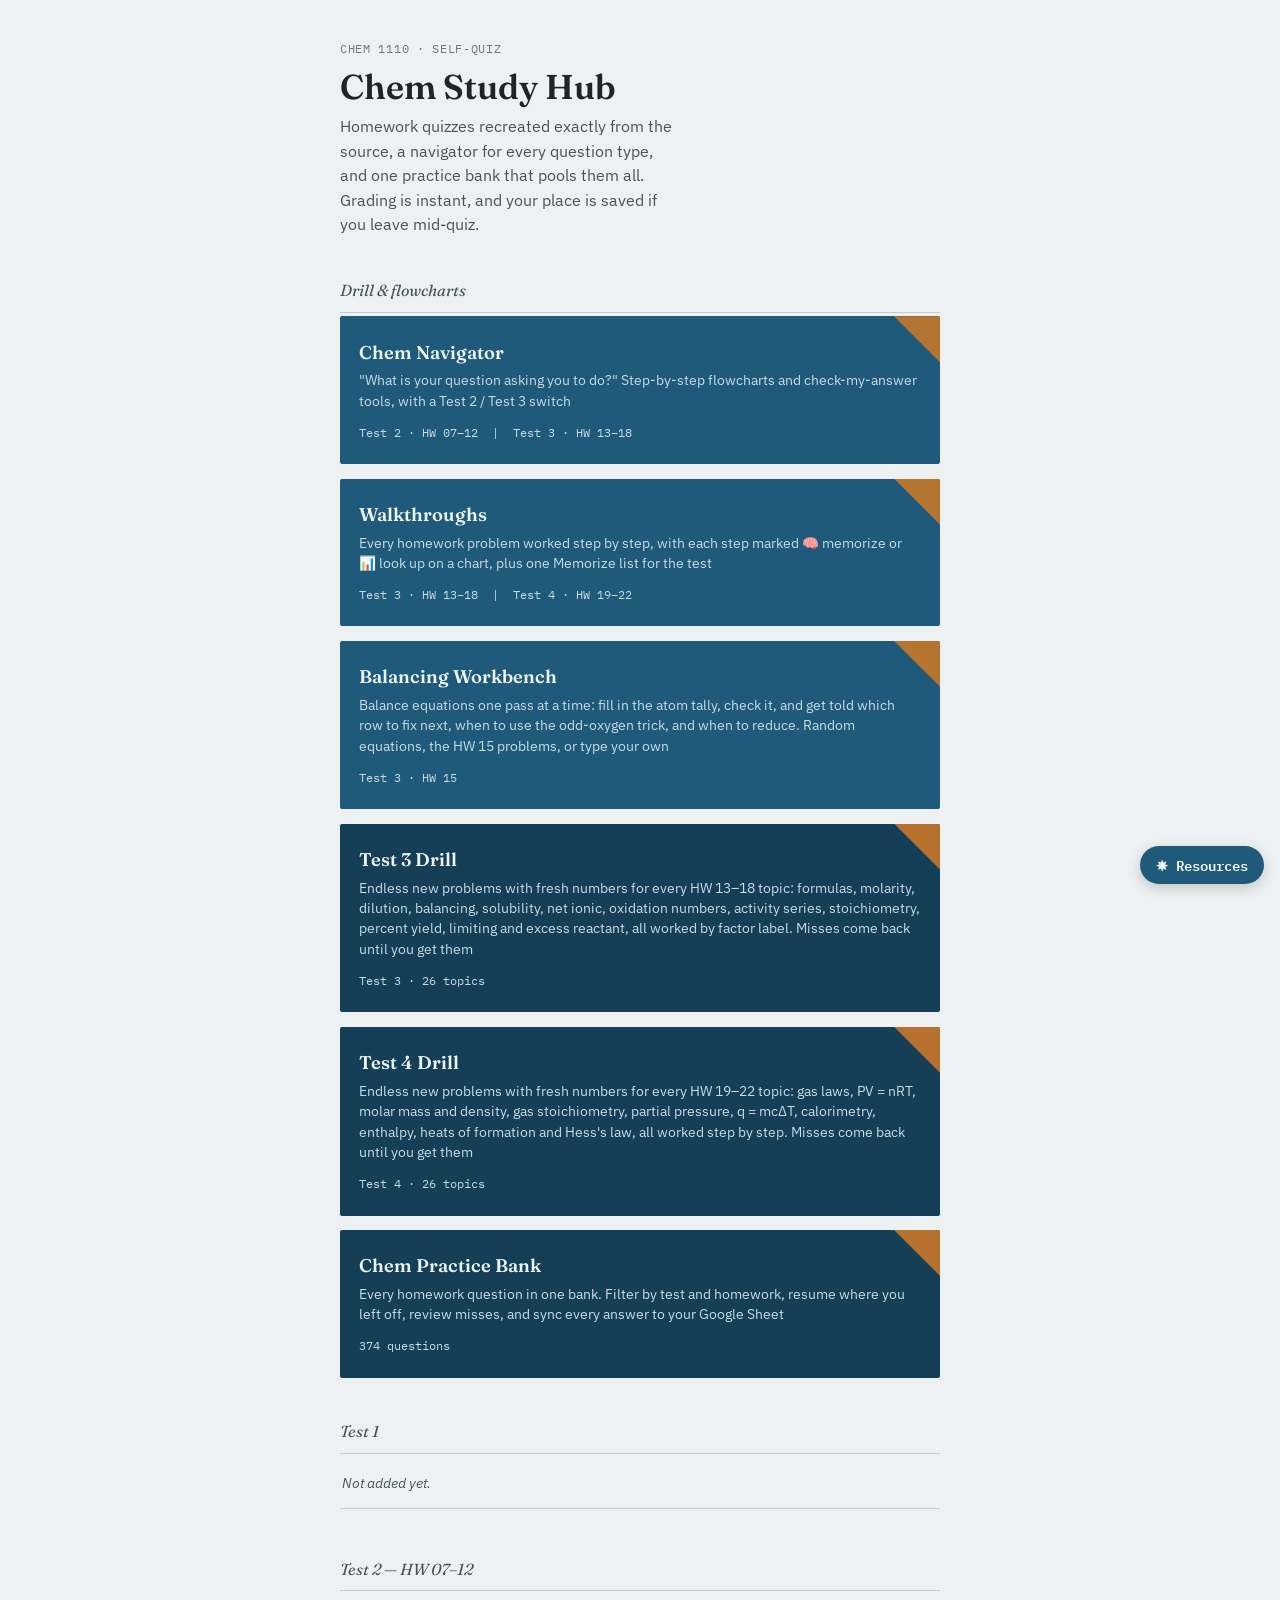
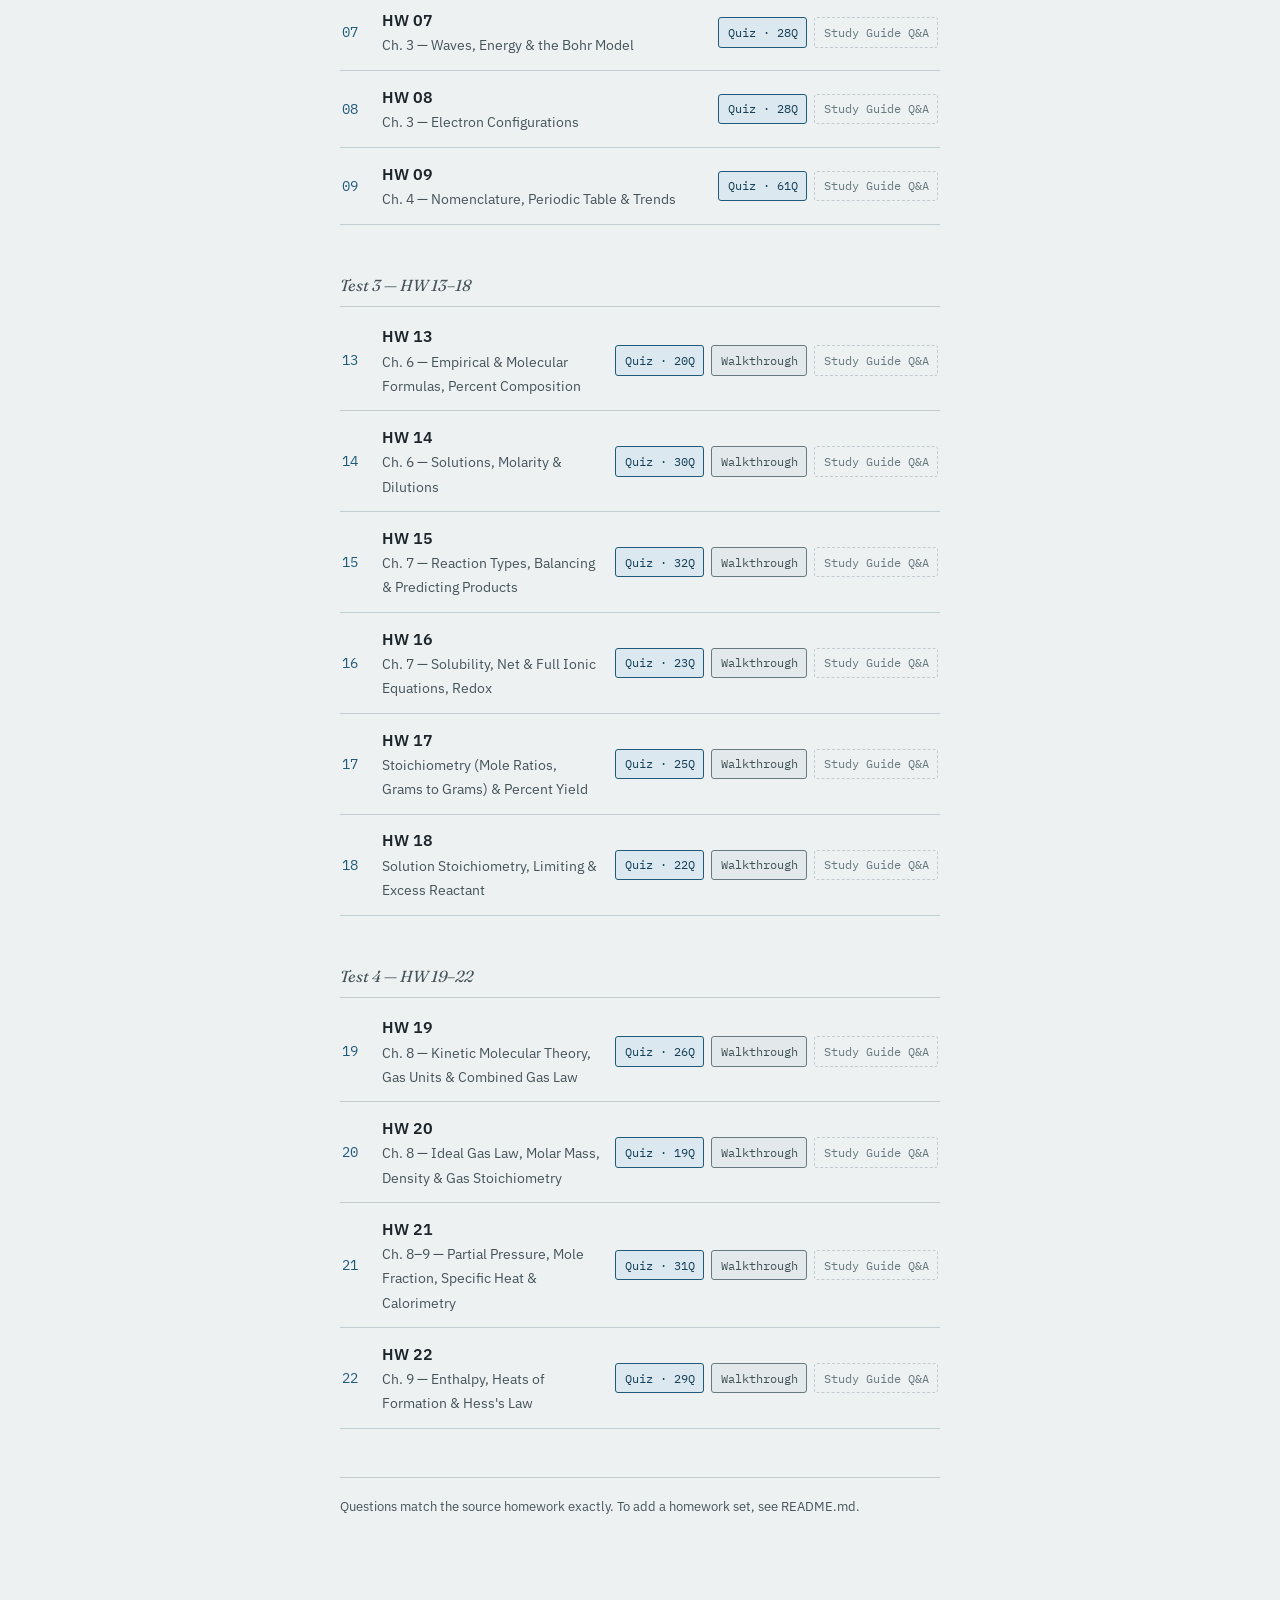
<file: index.html>
<!doctype html>
<html lang="en">
<head>
<meta charset="utf-8">
<meta name="viewport" content="width=device-width, initial-scale=1">
<title>Chem Study Hub</title>
<link rel="stylesheet" href="assets/style.css">
<link rel="stylesheet" href="assets/core.css">
</head>
<body>
  <div class="wrap">
    <p class="site-mark">CHEM 1110 &middot; SELF-QUIZ</p>
    <h1 class="site-title">Chem Study Hub</h1>
    <p class="site-lede">Homework quizzes recreated exactly from the source, a navigator for every question type, and one practice bank that pools them all. Grading is instant, and your place is saved if you leave mid-quiz.</p>

    <p class="section-label">Drill &amp; flowcharts</p>
    <div class="slide-grid">
      <a class="slide-card" href="navigator/index.html" style="grid-column:1/-1">
        <div class="s-title">Chem Navigator</div>
        <div class="s-sub">"What is your question asking you to do?" Step-by-step flowcharts and check-my-answer tools, with a Test 2 / Test 3 switch</div>
        <span class="s-count">Test 2 &middot; HW 07–12 &nbsp;|&nbsp; Test 3 &middot; HW 13–18</span>
      </a>
      <a class="slide-card" href="walkthrough/index.html" style="grid-column:1/-1">
        <div class="s-title">Walkthroughs</div>
        <div class="s-sub">Every homework problem worked step by step, with each step marked 🧠 memorize or 📊 look up on a chart, plus one Memorize list for the test</div>
        <span class="s-count">Test 3 &middot; HW 13–18 &nbsp;|&nbsp; Test 4 &middot; HW 19–22</span>
      </a>
      <a class="slide-card" href="balance/index.html" style="grid-column:1/-1">
        <div class="s-title">Balancing Workbench</div>
        <div class="s-sub">Balance equations one pass at a time: fill in the atom tally, check it, and get told which row to fix next, when to use the odd-oxygen trick, and when to reduce. Random equations, the HW 15 problems, or type your own</div>
        <span class="s-count">Test 3 &middot; HW 15</span>
      </a>
      <a class="slide-card alt" href="drill3/index.html" style="grid-column:1/-1">
        <div class="s-title">Test 3 Drill</div>
        <div class="s-sub">Endless new problems with fresh numbers for every HW 13–18 topic: formulas, molarity, dilution, balancing, solubility, net ionic, oxidation numbers, activity series, stoichiometry, percent yield, limiting and excess reactant, all worked by factor label. Misses come back until you get them</div>
        <span class="s-count">Test 3 &middot; 26 topics</span>
      </a>
      <a class="slide-card alt" href="drill4/index.html" style="grid-column:1/-1">
        <div class="s-title">Test 4 Drill</div>
        <div class="s-sub">Endless new problems with fresh numbers for every HW 19–22 topic: gas laws, PV = nRT, molar mass and density, gas stoichiometry, partial pressure, q = mcΔT, calorimetry, enthalpy, heats of formation and Hess's law, all worked step by step. Misses come back until you get them</div>
        <span class="s-count">Test 4 &middot; 26 topics</span>
      </a>
      <a class="slide-card alt" href="drill/index.html" style="grid-column:1/-1">
        <div class="s-title">Chem Practice Bank</div>
        <div class="s-sub">Every homework question in one bank. Filter by test and homework, resume where you left off, review misses, and sync every answer to your Google Sheet</div>
        <span class="s-count" id="bankCount">&nbsp;</span>
      </a>
    </div>

    <div id="tests"><p class="note">Loading…</p></div>

    <footer class="note">Questions match the source homework exactly. To add a homework set, see README.md.</footer>
  </div>
  <script src="assets/chem-core.js"></script>
  <script>
  (async function () {
    const box = document.getElementById('tests');
    let man;
    try { man = await (await fetch('data/manifest.json')).json(); }
    catch (e) { box.innerHTML = '<p class="empty-test">Could not load the quiz list. Open this site from GitHub Pages (or a local web server), not as a file.</p>'; return; }
    let saved = {};
    try { saved = JSON.parse(localStorage.getItem('chem-hub-quiz-v1') || '{}'); } catch (e) {}
    const esc = Chem.esc;
    let total = 0;
    box.innerHTML = man.tests.map(t => {
      const head = `<p class="section-label">${esc(t.title)}${t.sub ? ' &mdash; ' + esc(t.sub) : ''}</p>`;
      if (!t.items.length) return head + `<p class="empty-test">Not added yet.</p>`;
      return head + '<ul class="module-list">' + t.items.map(it => {
        const pills = it.quizzes.map((z, k) => {
          total += z.count;
          const done = saved[z.slug] ? Object.keys(saved[z.slug].answers || {}).length : 0;
          const prog = done && done < z.count ? ` <span class="done">&middot; ${done}/${z.count} done</span>` : done === z.count ? ' <span class="done">&middot; done</span>' : '';
          return `<a class="quiz-pill${k ? ' pill-' + Math.min(k + 1, 3) : ''}" href="quiz/index.html?q=${encodeURIComponent(z.slug)}">${esc(z.label)} &middot; ${z.count}Q${prog}</a>`;
        }).join('');
        const qa = it.qa
          ? `<a class="quiz-pill pill-qa" href="qa/index.html?q=${encodeURIComponent(it.qa)}">Study Guide Q&amp;A</a>`
          : `<span class="quiz-pill pill-off" title="Not added yet">Study Guide Q&amp;A</span>`;
        const walk = it.walk ? `<a class="quiz-pill pill-qa" href="walkthrough/index.html#hw${encodeURIComponent(it.num)}">Walkthrough</a>` : '';
        return `<li><div class="m-row"><span class="num">${esc(it.num)}</span><span class="titles"><span class="m-title">${esc(it.title)}</span><br><span class="m-sub">${esc(it.subtitle)}</span></span><span class="quiz-links">${pills}${walk}${qa}</span></div></li>`;
      }).join('') + '</ul>';
    }).join('');
    document.getElementById('bankCount').textContent = total + ' questions';
  })();
  Chem.resources('assets/');
  </script>
</body>
</html>
</file>
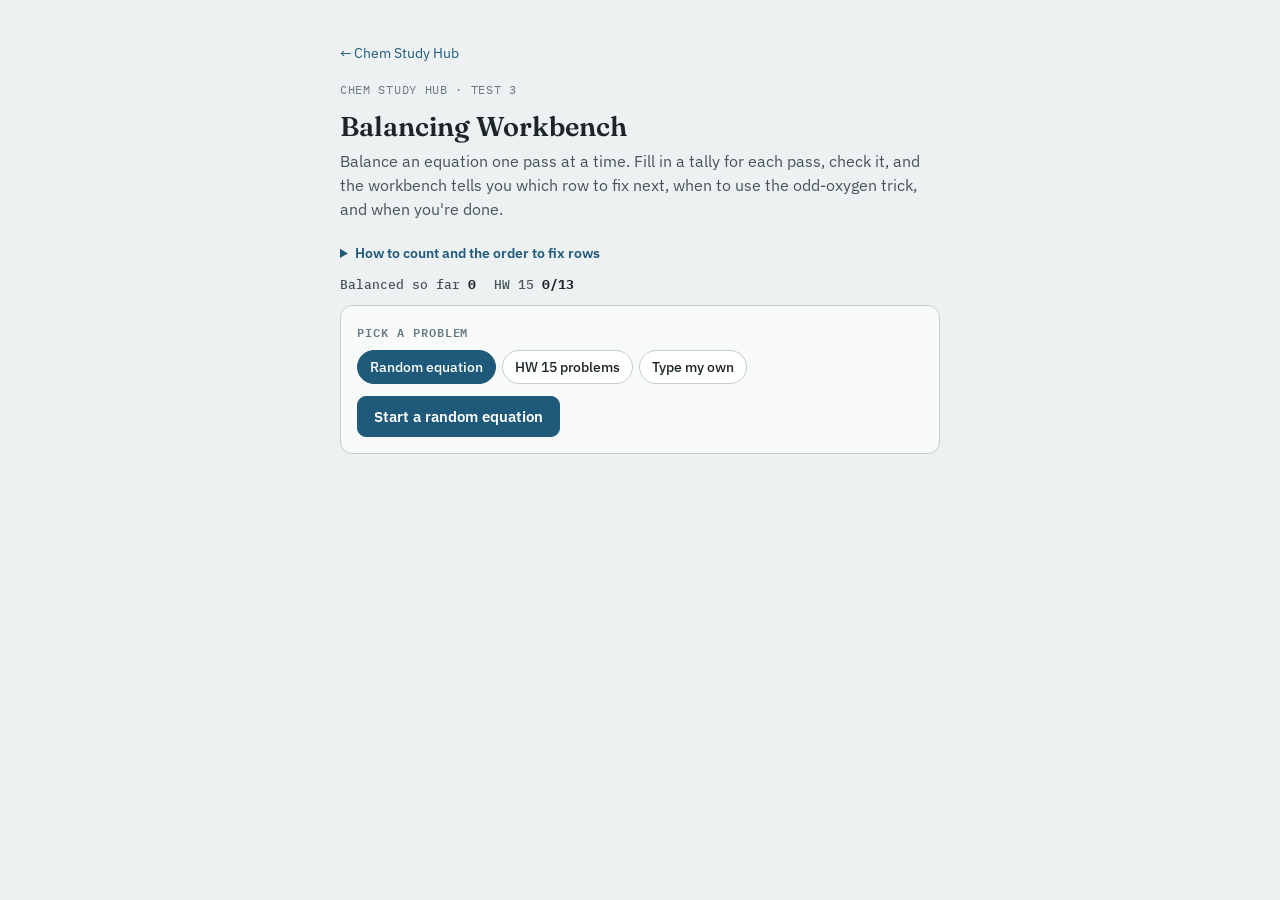
<file: balance/index.html>
<!doctype html>
<html lang="en">
<head>
<meta charset="utf-8">
<meta name="viewport" content="width=device-width, initial-scale=1">
<title>Balancing Workbench — Chem Study Hub</title>
<link rel="stylesheet" href="../assets/style.css">
<link rel="stylesheet" href="../assets/core.css">
<style>
  .panel{background:#F8FAFA;border:1px solid var(--rule);border-radius:12px;padding:16px;margin:0 0 14px}
  .lbl{font:600 12px 'IBM Plex Mono',monospace;letter-spacing:.08em;text-transform:uppercase;color:var(--sage);margin:0 0 8px}
  .seg{display:flex;flex-wrap:wrap;gap:6px;margin:0 0 12px}
  .seg button{font:500 14px 'IBM Plex Sans',sans-serif;border:1px solid var(--rule);background:#fff;color:var(--ink);padding:7px 12px;border-radius:999px;cursor:pointer}
  .seg button[aria-pressed="true"]{background:var(--violet);border-color:var(--violet);color:#fff}
  .row{display:flex;flex-wrap:wrap;gap:8px;align-items:center}
  .btn{font:600 15px 'IBM Plex Sans',sans-serif;border:1px solid var(--violet);background:var(--violet);color:#fff;padding:10px 16px;border-radius:9px;cursor:pointer;text-decoration:none}
  .btn.ghost{background:#fff;color:var(--violet)}
  .btn.small{font-size:13px;padding:6px 10px}
  .btn:disabled{opacity:.45;cursor:default}
  .hwlist{display:grid;gap:6px}
  .hwq{display:flex;justify-content:space-between;gap:10px;align-items:center;text-align:left;width:100%;background:#fff;border:1px solid var(--rule);border-radius:10px;padding:9px 12px;font:15px 'IBM Plex Sans',sans-serif;color:var(--ink);cursor:pointer}
  .hwq:hover{border-color:var(--violet)}
  .hwq .n{font:600 12px 'IBM Plex Mono',monospace;color:var(--sage);min-width:3.2em}
  .hwq .ok{color:var(--good);font-weight:700}
  .own{display:flex;gap:8px;flex-wrap:wrap}
  .own input{flex:1 1 240px;font:16px 'IBM Plex Mono',monospace;padding:10px 12px;border:1.5px solid var(--rule);border-radius:9px;background:#fff;color:var(--ink)}
  .note{font-size:14px;color:var(--ink-soft);margin:8px 0 0}
  .err{color:var(--red);font-size:14px;margin:8px 0 0}
  .eq{font:500 19px/1.6 'IBM Plex Sans',sans-serif;margin:4px 0 10px}
  .bar{height:8px;border-radius:99px;background:var(--paper-raised);overflow:hidden;margin:6px 0 4px}
  .bar i{display:block;height:100%;background:var(--good);transition:width .3s}
  .barlbl{font:500 13px 'IBM Plex Mono',monospace;color:var(--ink-soft)}
  .pass{background:#fff;border:1.5px solid var(--rule);border-radius:12px;padding:14px;margin:0 0 12px}
  .pass.done{border-color:var(--good)}
  .pass h3{font:600 16px 'IBM Plex Sans',sans-serif;margin:0 0 2px}
  .pass .how{font-size:14px;color:var(--ink-soft);margin:0 0 10px}
  .ceq{display:flex;flex-wrap:wrap;align-items:center;gap:6px;font:500 18px 'IBM Plex Sans',sans-serif;margin:0 0 12px}
  .ceq input,.tally input{width:3.2em;font:600 16px 'IBM Plex Mono',monospace;text-align:center;padding:6px 4px;border:1.5px solid var(--rule);border-radius:7px;background:#fff;color:var(--ink)}
  .ceq input:focus,.tally input:focus{outline:none;border-color:var(--violet)}
  .ceq input:disabled,.tally input:disabled{background:var(--paper-raised);color:var(--ink)}
  input.bad{border-color:var(--red)!important;background:var(--red-wash)!important}
  input.good{border-color:var(--good)!important;background:var(--good-wash)!important}
  .ceq .arrow{margin:0 4px}
  table.tally{border-collapse:collapse;margin:0 0 10px}
  .tally th{font:600 12px 'IBM Plex Mono',monospace;letter-spacing:.06em;text-transform:uppercase;color:var(--sage);text-align:left;padding:4px 10px 6px 0}
  .tally td{padding:4px 10px 4px 0;font:500 16px 'IBM Plex Sans',sans-serif}
  .tally .st{font:600 13px 'IBM Plex Mono',monospace}
  .st.y{color:var(--good)} .st.n{color:var(--red)}
  .fb{margin:10px 0 0;padding:11px 13px;border-radius:10px;font-size:15px}
  .fb.ok{background:var(--good-wash);color:#1C4D31}
  .fb.no{background:var(--red-wash);color:#5E2222}
  .fb.tip{background:var(--violet-wash);color:var(--violet-deep)}
  .next{background:#F8FAFA;border:1.5px dashed var(--violet);border-radius:12px;padding:14px;margin:0 0 12px}
  .next h3{font:600 16px 'IBM Plex Sans',sans-serif;margin:0 0 6px}
  .next p{margin:0 0 10px;font-size:15px}
  .yn{display:flex;gap:8px;margin:0 0 6px}
  .win{font:600 26px 'Fraunces',serif;margin:2px 0 6px}
  details.help{margin:0 0 14px}
  details.help summary{cursor:pointer;font:600 14px 'IBM Plex Sans',sans-serif;color:var(--violet)}
  details.help ul{margin:8px 0 0;padding-left:20px;font-size:14px;line-height:1.55}
  .stats{display:flex;flex-wrap:wrap;gap:6px 18px;font:500 13px 'IBM Plex Mono',monospace;color:var(--ink-soft);margin:0 0 12px}
  .stats b{color:var(--ink)}
</style>
</head>
<body>
<div class="wrap">
  <div class="quiz-head">
    <a class="back-link" href="../index.html">&larr; Chem Study Hub</a>
    <p class="site-mark">CHEM STUDY HUB &middot; TEST 3</p>
    <h1 class="quiz-title">Balancing Workbench</h1>
    <p class="quiz-sub">Balance an equation one pass at a time. Fill in a tally for each pass, check it, and the workbench tells you which row to fix next, when to use the odd-oxygen trick, and when you're done.</p>
  </div>
  <details class="help">
    <summary>How to count and the order to fix rows</summary>
    <ul>
      <li>A subscript belongs to the element right before it. No subscript = 1.</li>
      <li>A subscript outside parentheses multiplies everything inside.</li>
      <li>A coefficient multiplies the whole formula, on top of the subscripts. Add up every formula on that side.</li>
      <li>A polyatomic ion that is unchanged on both sides (like SO₄) gets its own row and counts as one unit. Its atoms are not counted again in the element rows.</li>
      <li>Fix order: everything except H and O first, then H, then O last. Elements standing alone (Al, Cu, O₂) are set last.</li>
      <li>A 2 on one side and a 3 on the other? Swap them as coefficients.</li>
      <li>Odd oxygen with O₂? Double every coefficient you've already set (not O₂; it's set last), recount, then set O₂ = O needed ÷ 2.</li>
      <li>Change coefficients only, never subscripts. Blank coefficient boxes count as 1.</li>
    </ul>
  </details>
  <div id="app"><p class="note">Loading…</p></div>
</div>
<script src="../drill3/engine.js"></script>
<script>
/* Balancing Workbench. Checkpoint/resume: the chosen source, the problem on screen, every pass (coefficients, tally entries,
   check results, odd-oxygen answers) and the solved list are saved in this browser after every keystroke (chem-balance-v1),
   so a reload or crash picks up exactly where you left off. */
(function () {
  const KEY = 'chem-balance-v1', D = Drill3, $ = id => document.getElementById(id), app = $('app');
  const esc = s => String(s).replace(/[&<>"]/g, c => ({ '&': '&amp;', '<': '&lt;', '>': '&gt;', '"': '&quot;' })[c]);
  const sub = f => D.sub(f);

  /* ---------- problems ---------- */
  const HW = [
    ['hw15-q14', 'Q14', ['Li', 'O2'], ['Li2O']], ['hw15-q15', 'Q15', ['Al', 'O2'], ['Al2O3']],
    ['hw15-q16', 'Q16', ['Al2O3', 'H2SO4'], ['Al2(SO4)3', 'H2O']], ['hw15-q17', 'Q17', ['Br2', 'KI'], ['I2', 'KBr']],
    ['hw15-q18', 'Q18', ['H3PO4', 'NaOH'], ['Na3PO4', 'H2O']], ['hw15-q19', 'Q19', ['Na', 'I2'], ['NaI']],
    ['hw15-q20', 'Q20', ['P4', 'O2'], ['P2O3']], ['hw15-q21', 'Q21', ['N4', 'F2'], ['NF3']],
    ['hw15-q22', 'Q22', ['C2H6', 'O2'], ['H2O', 'CO2']], ['hw15-q23', 'Q23', ['C', 'SO2'], ['CS2', 'CO']],
    ['hw15-q24', 'Q24', ['C3H6O', 'O2'], ['H2O', 'CO2']], ['hw15-q26', 'Q26', ['Pb(NO3)2', 'K2CrO4'], ['PbCrO4', 'KNO3']],
    ['hw15-q03', 'Q3', ['Cu(ClO2)2', 'Li2S'], ['CuS', 'LiClO2']]
  ].map(([id, n, re, pr]) => ({ id, label: 'HW 15 ' + n, re, pr }));
  const DIATOMIC = ['H2', 'N2', 'O2', 'F2', 'Cl2', 'Br2', 'I2'];
  const IONS = ['C2H3O2', 'CH3CO2', 'Cr2O7', 'HCO3', 'HSO4', 'H2PO4', 'HPO4', 'MnO4', 'ClO4', 'ClO3', 'ClO2', 'CrO4', 'PO4', 'PO3', 'SO4', 'SO3', 'NO3', 'NO2', 'CO3', 'NH4', 'OH', 'CN'];

  function prep(p) {   // rows, coefficient answer, per-species row counts
    const all = p.re.concat(p.pr), n = all.length, nre = p.re.length;
    const parsed = all.map(f => D.parse(f));
    const groups = all.map(f => ionGroups(f));
    const ionStats = {};
    IONS.forEach(ion => {
      const per = groups.map(g => g[ion] || 0);
      if (!per.some((c, i) => c && i < nre) || !per.some((c, i) => c && i >= nre)) return;
      const ic = D.parse(ion), core = Object.keys(ic).filter(e => e !== 'O' && e !== 'H'), chk = core.length ? core : Object.keys(ic);
      const ok = chk.every(e => parsed.every((c, i) => (c[e] || 0) === per[i] * ic[e]));
      if (ok) ionStats[ion] = per;
    });
    const units = Object.keys(ionStats);
    const rest = parsed.map((c, i) => { const r = Object.assign({}, c); units.forEach(u => { const ic = D.parse(u); for (const e in ic) r[e] -= ionStats[u][i] * ic[e]; }); return r; });
    const order = [];
    all.forEach((f, i) => { Object.keys(rest[i]).forEach(e => { if (rest[i][e] > 0 && !order.includes('e:' + e)) order.push('e:' + e); }); units.forEach(u => { if (ionStats[u][i] && !order.includes('u:' + u)) order.push('u:' + u); }); });
    const rank = k => k === 'e:H' ? 1 : k === 'e:O' ? 2 : 0;
    const rows = order.sort((a, b) => rank(a) - rank(b)).map(k => {
      const [t, s] = k.split(':');
      return { key: k, label: t === 'u' ? sub(s) + ' (unit)' : s, el: t === 'e' ? s : null, per: all.map((f, i) => t === 'u' ? ionStats[s][i] : (rest[i][s] || 0)) };
    });
    const lone = all.map((f, i) => units.every(u => !ionStats[u][i]) && Object.keys(parsed[i]).length === 1);
    rows.forEach(r => { r.lone = !!r.el && all.some((f, i) => lone[i] && parsed[i][r.el]); });
    return { all, n, nre, rows, lone, ans: D.balance(p.re, p.pr) };
  }
  function ionGroups(f) {   // polyatomic ions written in a formula: {ion: how many}
    const out = {}; let s = f;
    IONS.forEach(ion => {
      const re = new RegExp('\\(' + ion + '\\)(\\d*)', 'g');
      s = s.replace(re, (m, k) => { out[ion] = (out[ion] || 0) + (k ? +k : 1); return '#'; });
    });
    IONS.forEach(ion => {
      if (s === ion) return;
      if (s.endsWith(ion) && !out[ion]) { out[ion] = 1; s = s.slice(0, -ion.length) + '#'; }
      else if (ion === 'NH4' && s.startsWith('NH4') && !out[ion]) { out[ion] = 1; s = '#' + s.slice(3); }
    });
    return out;
  }
  function genProblem() {
    for (let t = 0; t < 50; t++) {
      const b = D.BAL[Math.floor(Math.random() * D.BAL.length)];
      if (!D.balance(b[0], b[1])) continue;
      if (st.prob && st.prob.re.join() === b[0].join() && st.prob.pr.join() === b[1].join()) continue;
      return { id: 'gen:' + b[0].join('+') + '>' + b[1].join('+'), label: 'Random · ' + b[3], re: b[0].slice(), pr: b[1].slice() };
    }
  }
  function parseOwn(txt) {
    const t = txt.replace(/[₀-₉]/g, c => '₀₁₂₃₄₅₆₇₈₉'.indexOf(c)).replace(/\((aq|s|l|g)\)/g, '');
    const parts = t.split(/→|-+>|=+>|⟶|=/); if (parts.length !== 2) return { error: 'Use an arrow between the sides, like  C3H8 + O2 -> CO2 + H2O' };
    const side = x => x.split('+').map(y => y.trim().replace(/^\d+\s*/, '').replace(/\s/g, '')).filter(Boolean);
    const re = side(parts[0]), pr = side(parts[1]);
    if (!re.length || !pr.length) return { error: 'Each side needs at least one formula.' };
    for (const f of re.concat(pr)) { try { const c = D.parse(f); if (!Object.keys(c).length) throw 0; } catch (e) { return { error: 'I can\'t read "' + f + '". Use element symbols and plain numbers (C3H8, Al2(SO4)3).' }; } }
    if (!D.balance(re, pr)) return { error: 'That equation can\'t be balanced as written. Check the formulas.' };
    return { id: 'own:' + re.join('+') + '>' + pr.join('+'), label: 'Your equation', re, pr };
  }

  /* ---------- state (checkpoint/resume) ---------- */
  let st;
  try { st = JSON.parse(localStorage.getItem(KEY)); } catch (e) { st = null; }
  if (!st || st.v !== 1) st = { v: 1, src: 'gen', prob: null, passes: [], solved: {}, count: 0, own: '' };
  const save = () => { try { localStorage.setItem(KEY, JSON.stringify(st)); } catch (e) { } };
  let P = st.prob ? prep(st.prob) : null;

  function start(prob) {
    st.prob = prob; P = prep(prob);
    st.passes = [newPass('start')]; save(); render(); window.scrollTo(0, 0);
  }
  function newPass(kind, from) {
    const n = P.n, prev = from ? from.coefs.slice() : Array(n).fill('1');
    return { kind, coefs: kind === 'start' ? Array(n).fill('1') : prev, tally: {}, res: null, odd: null };
  }
  const cnum = s => { s = String(s == null ? '' : s).trim(); if (s === '') return 1; return /^\d+$/.test(s) && +s > 0 ? +s : null; };
  const counts = co => P.rows.map(r => [r.per.reduce((a, c, i) => a + (i < P.nre ? c * co[i] : 0), 0), r.per.reduce((a, c, i) => a + (i >= P.nre ? c * co[i] : 0), 0)]);
  const fmtEq = co => P.all.map((f, i) => (co && co[i] > 1 ? co[i] + ' ' : '') + sub(f)).reduce((s, x, i) => s + (i === 0 ? '' : i === P.nre ? ' → ' : ' + ') + x, '');

  function diNeed(f, co) {   // atoms of f's element that the lone diatomic f has to supply, with coefficients co
    const el = Object.keys(D.parse(f))[0], di = P.all.indexOf(f), onLeft = di < P.nre, row = P.rows.find(r => r.el === el);
    const opp = row.per.reduce((a, v, k) => a + ((k >= P.nre) === onLeft ? v * co[k] : 0), 0);
    const same = row.per.reduce((a, v, k) => a + ((k < P.nre) === onLeft && k !== di ? v * co[k] : 0), 0);
    return opp - same;
  }
  /* ---------- checking ---------- */
  function check(pi) {
    const ps = st.passes[pi], prev = st.passes[pi - 1];
    const co = ps.coefs.map(cnum), coefBad = co.map(v => v === null);
    if (ps.kind === 'double' && prev) {
      const pc = prev.coefs.map(cnum);
      P.all.forEach((f, i) => { if (!(P.lone[i] && DIATOMIC.includes(f)) && co[i] !== null && co[i] !== 2 * pc[i]) coefBad[i] = true; });
    }
    if (ps.kind === 'setdi' && prev && prev.di) {
      const di = P.all.indexOf(prev.di), need = diNeed(prev.di, prev.coefs.map(cnum));
      if (co[di] !== need / 2) coefBad[di] = true;
    }
    if ((ps.kind === 'pass' || ps.kind === 'setdi') && prev && co.join() === prev.coefs.map(cnum).join()) ps.same = true; else ps.same = false;
    if (ps.same) coefBad.forEach((v, k) => { if (ps.kind === 'pass') coefBad[k] = true; });
    if (ps.kind === 'reduce' && prev) {
      const pc = prev.coefs.map(cnum), g = D.gcdAll(pc);
      P.all.forEach((f, i) => { if (co[i] !== pc[i] / g) coefBad[i] = true; });
    }
    let cells = {}, okAll = !coefBad.some(Boolean);
    if (okAll) {
      const exp = counts(co);
      P.rows.forEach((r, k) => {
        const t = ps.tally[r.key] || ['', ''];
        const c = [0, 1].map(j => /^\s*\d+\s*$/.test(t[j] || '') && +t[j] === exp[k][j]);
        cells[r.key] = c; if (!c[0] || !c[1]) okAll = false;
      });
    }
    ps.res = { ok: okAll, coefBad, cells, at: Date.now() };
    save(); render();
  }

  /* ---------- rendering ---------- */
  function render() {
    const hwDone = HW.filter(h => st.solved[h.id]).length;
    let h = `<div class="stats"><span>Balanced so far <b>${st.count}</b></span><span>HW 15 <b>${hwDone}/${HW.length}</b></span></div>`;
    h += `<div class="panel"><p class="lbl">Pick a problem</p><div class="seg" id="src">${[['gen', 'Random equation'], ['hw', 'HW 15 problems'], ['own', 'Type my own']].map(([k, l]) => `<button type="button" data-src="${k}" aria-pressed="${st.src === k}">${l}</button>`).join('')}</div>`;
    if (st.src === 'gen') h += `<div class="row"><button class="btn" id="gen" type="button">${st.prob ? 'New random equation' : 'Start a random equation'}</button></div>`;
    if (st.src === 'hw') h += `<details class="help" style="margin:0"${P && st.prob.id.startsWith('hw') ? '' : ' open'}><summary>Choose a HW 15 problem</summary><div class="hwlist" style="margin-top:8px">${HW.map((q, i) => `<button type="button" class="hwq" data-hw="${i}"><span class="n">${q.label.replace('HW 15 ', '')}</span><span style="flex:1">${esc(fmtPlain(q))}</span><span class="ok">${st.solved[q.id] ? '✓' : ''}</span></button>`).join('')}</div></details>`;
    if (st.src === 'own') h += `<div class="own"><input id="ownIn" placeholder="C3H8 + O2 -> CO2 + H2O" value="${esc(st.own || '')}" autocomplete="off" autocapitalize="off" spellcheck="false"><button class="btn" id="ownGo" type="button">Start</button></div><p class="note">Plain numbers for subscripts are fine. Any coefficients you type are ignored.</p><p class="err" id="ownErr"></p>`;
    h += '</div>';
    if (P) h += problemHTML();
    app.innerHTML = h;
    wire();
  }
  function fmtPlain(q) { return q.re.map(sub).join(' + ') + ' → ' + q.pr.map(sub).join(' + '); }

  function problemHTML() {
    const last = st.passes[st.passes.length - 1], lastOk = [...st.passes].reverse().find(p => p.res && p.res.ok);
    let matched = 0;
    if (lastOk) { const c = counts(lastOk.coefs.map(cnum)); matched = c.filter(x => x[0] === x[1]).length; }
    const tot = P.rows.length, solved = lastOk && matched === tot && D.gcdAll(lastOk.coefs.map(cnum)) === 1;
    const pct = solved ? 100 : Math.round(matched / tot * 90);
    let h = `<div class="panel"><p class="lbl">${esc(st.prob.label)}</p><div class="eq">${fmtPlain(st.prob)}</div>
      <div class="bar"><i style="width:${pct}%"></i></div><div class="barlbl">${solved ? 'Balanced ✓' : `Rows matching: ${matched}/${tot}${lastOk ? '' : ' (check a pass to update)'}`} · pass ${st.passes.length}</div>
      <div class="row" style="margin-top:10px"><button class="btn ghost small" id="restart" type="button">Restart this problem</button><button class="btn ghost small" id="reveal" type="button">Show the answer</button></div>
      ${st.reveal ? `<p class="fb tip">Answer: <b>${fmtEq(P.ans)}</b> (eLearn: ${P.ans.join(', ')})</p>` : ''}</div>`;
    st.passes.forEach((ps, i) => { h += passHTML(ps, i, i === st.passes.length - 1); });
    if (last.res && last.res.ok) h += nextHTML(last, st.passes.length - 1);
    return h;
  }
  const TITLE = { start: 'Starting count', pass: 'Next pass', double: 'Doubled pass', setdi: 'Set the diatomic', reduce: 'Reduce' };
  function howText(ps, i) {
    const prev = st.passes[i - 1];
    if (ps.kind === 'start') return 'Every coefficient is 1. Count each row on both sides.';
    if (ps.kind === 'double') { const d = sub(prev && prev.di || 'O2'); return `Double every coefficient you've already set from pass ${i}. Leave ${d} alone: it isn't set yet (its 1 is just a placeholder), and you'll set it in the next pass from what's needed. Then recount every row.`; }
    if (ps.kind === 'setdi' && prev && prev.di) {
      const f = prev.di, el = Object.keys(D.parse(f))[0], di = P.all.indexOf(f), onLeft = di < P.nre, row = P.rows.find(r => r.el === el), co = prev.coefs.map(cnum);
      const opp = row.per.reduce((a, v, k) => a + ((k >= P.nre) === onLeft ? v * co[k] : 0), 0), same = row.per.reduce((a, v, k) => a + ((k < P.nre) === onLeft && k !== di ? v * co[k] : 0), 0), need = opp - same;
      const whereW = onLeft ? 'right' : 'left';
      return `${sub(f)} has to supply the ${el} that the ${whereW} side has${same ? ` minus the ${same} ${el} already on the ${onLeft ? 'left' : 'right'}` : ''}: ${same ? `${opp} − ${same} = ` : ''}<b>${need} ${el}</b> (from your pass ${i} tally). Each ${sub(f)} brings 2 ${el}, so its coefficient = ${need} ÷ 2. Put that in the ${sub(f)} box, then recount every row.`;
    }
    if (ps.kind === 'setdi') return `Set ${sub(prev && prev.di || 'O2')} = the atoms it has to supply ÷ 2, then recount.`;
    if (ps.kind === 'reduce') return 'Every coefficient shares a factor. Divide them all by it, then recount.';
    return 'Change the coefficients you need (blank = 1), then recount every row.';
  }
  function passHTML(ps, i, isLast) {
    const locked = !isLast || (ps.res && ps.res.ok), r = ps.res;
    let h = `<div class="pass${locked && r && r.ok ? ' done' : ''}" data-pass="${i}"><h3>Pass ${i + 1} · ${ps.kind === 'setdi' && st.passes[i - 1] && st.passes[i - 1].di ? 'Set ' + sub(st.passes[i - 1].di) : TITLE[ps.kind]}</h3><p class="how">${howText(ps, i)}</p><div class="ceq">`;
    P.all.forEach((f, k) => {
      if (k === P.nre) h += '<span class="arrow">→</span>'; else if (k > 0) h += '<span>+</span>';
      const cls = r && !r.ok && r.coefBad[k] ? ' class="bad"' : '';
      h += `<input inputmode="numeric" data-co="${k}" value="${esc(ps.coefs[k])}"${cls}${locked || ps.kind === 'start' ? ' disabled' : ''} aria-label="coefficient for ${f}"><span>${sub(f)}</span>`;
    });
    h += '</div><table class="tally"><tr><th>Row</th><th>Left</th><th>Right</th><th></th></tr>';
    P.rows.forEach(rw => {
      const t = ps.tally[rw.key] || ['', ''], c = r && r.cells[rw.key];
      const cl = j => c ? (c[j] ? ' class="good"' : ' class="bad"') : '';
      let stc = '';
      if (r && r.ok) { const ok = t[0].trim() === t[1].trim(); stc = `<span class="st ${ok ? 'y' : 'n'}">${ok ? '✓ match' : '✗ not equal'}</span>`; }
      h += `<tr><td>${rw.label}</td><td><input inputmode="numeric" data-t="${rw.key}" data-j="0" value="${esc(t[0])}"${cl(0)}${locked ? ' disabled' : ''}></td><td><input inputmode="numeric" data-t="${rw.key}" data-j="1" value="${esc(t[1])}"${cl(1)}${locked ? ' disabled' : ''}></td><td class="st">${stc}</td></tr>`;
    });
    h += '</table>';
    if (!locked) h += `<button class="btn" type="button" data-check="${i}">Check pass ${i + 1}</button>`;
    if (r && !r.ok) h += `<div class="fb no">${failText(ps, r, i)}</div>`;
    h += '</div>';
    return h;
  }
  function failText(ps, r, i) {
    if (r.coefBad.some(Boolean)) {
      if (ps.kind === 'setdi' && st.passes[i - 1] && st.passes[i - 1].di) { const f = st.passes[i - 1].di, need = diNeed(f, st.passes[i - 1].coefs.map(cnum)); return `The ${sub(f)} box (red) isn't set yet. ${sub(f)} has to supply ${need} atoms, and each ${sub(f)} brings 2, so put ${need} ÷ 2 in that box, then recount.`; }
      if (ps.same) return 'You haven\'t changed any coefficients from the last pass, so nothing can change. Put the number you need in a <b>coefficient box</b> (in front of a formula), then recount every row.';
      if (ps.kind === 'double') return 'The red coefficient boxes aren\'t double what you had in the last pass. Multiply each one by 2.';
      if (ps.kind === 'reduce') return 'Divide every coefficient by the same factor they all share.';
      return 'Coefficients have to be whole numbers 1 or higher (leave a box blank for 1).';
    }
    const badRows = P.rows.filter(rw => r.cells[rw.key] && !(r.cells[rw.key][0] && r.cells[rw.key][1])).map(rw => rw.label);
    return `Recount the red boxes (${badRows.join(', ')}). Remember: coefficient × subscript, and a subscript outside parentheses multiplies everything inside. Add every formula on that side.`;
  }
  function nextHTML(ps, i) {
    const co = ps.coefs.map(cnum), c = counts(co), un = P.rows.filter((r, k) => c[k][0] !== c[k][1]);
    if (!un.length) {
      const g = D.gcdAll(co);
      if (g > 1) return `<div class="next"><h3>Every row matches, but it isn't in lowest terms</h3><p>All your coefficients share a factor of <b>${g}</b>. Divide them all by ${g}.</p><button class="btn" type="button" data-new="reduce">Start the reduce pass</button></div>`;
      return `<div class="next" style="border-color:var(--good)"><p class="win">Balanced ✓</p><p><b>${fmtEq(co)}</b></p><p>eLearn entry: <b>${co.join(', ')}</b> (a 1 in every blank that needs it).</p><div class="row"><button class="btn" type="button" id="nextProb">${st.src === 'hw' ? 'Next HW problem' : st.src === 'own' ? 'Type another' : 'New random equation'}</button></div></div>`;
    }
    // odd-diatomic question: only when every unbalanced row is backed by a lone element, and one of them is a lone diatomic
    const allLone = un.every(r => r.lone);
    const diIdx = P.all.findIndex((f, k) => P.lone[k] && DIATOMIC.includes(f) && un.some(r => r.el === Object.keys(D.parse(f))[0]));
    if (allLone && diIdx >= 0) {
      const f = P.all[diIdx], el = Object.keys(D.parse(f))[0], row = P.rows.find(r => r.el === el), onLeft = diIdx < P.nre;
      const opp = row.per.reduce((a, v, k) => a + ((k >= P.nre) === onLeft ? v * co[k] : 0), 0);
      const same = row.per.reduce((a, v, k) => a + ((k < P.nre) === onLeft && k !== diIdx ? v * co[k] : 0), 0);
      const need = opp - same, odd = need % 2 !== 0;
      ps.di = f;
      const sideW = onLeft ? 'right' : 'left';
      const qtxt = same ? `How many ${el} does ${sub(f)} have to supply? That's the ${el} on the ${sideW} minus the ${el} already on the ${onLeft ? 'left' : 'right'} outside ${sub(f)}. Is that number odd?` : `Is the ${el} count on the ${sideW} side odd?`;
      const others = un.filter(r => r.el !== el).map(r => r.label);
      const head = others.length ? `Rows left: ${un.map(r => r.label).join(' and ')}. All come from elements standing alone, so set them one at a time, starting with ${sub(f)}` : `Only the ${el} row is left. Check the odd-${el} trick`;
      let h = `<div class="next"><h3>${head}</h3>${others.length ? `<p>First, the odd-${el} trick for ${sub(f)}. ${others.join(' and ')} come${others.length === 1 ? 's' : ''} after.</p>` : ''}<p>${qtxt}</p>`;
      if (!ps.odd || !ps.odd.right) {
        h += `<div class="yn"><button class="btn ghost" type="button" data-odd="yes">Yes, it's odd</button><button class="btn ghost" type="button" data-odd="no">No, it's even</button></div>`;
        if (ps.odd && !ps.odd.right) h += `<p class="fb no">Not quite. Look at your ${el} row: the ${sideW} side has ${opp}${same ? `, and ${same} is already on the ${onLeft ? 'left' : 'right'}` : ''}.</p>`;
      } else if (odd) {
        h += `<p class="fb ok">Right: ${need} is odd, and ${sub(f)} can only add ${el} in pairs. Double every coefficient you have and recount.</p><button class="btn" type="button" data-new="double">Start the doubled pass</button>`;
      } else {
        h += `<p class="fb ok">Right: ${need} is even, so ${sub(f)} = ${need} ÷ 2. Put that in the ${sub(f)} box and recount.</p><button class="btn" type="button" data-new="setdi">Start the next pass</button>`;
      }
      return h + '</div>';
    }
    const target = un.find(r => !r.lone) || un.find(r => !(r.el && DIATOMIC.some(d => D.parse(d)[r.el]))) || un[0];
    const k = P.rows.indexOf(target), [L, R] = c[k];
    let tip = '';
    if ((L === 2 && R === 3) || (L === 3 && R === 2)) tip = ' It\'s a 2 and a 3: swap them as coefficients.';
    else if (Math.max(L, R) % Math.min(L, R) === 0) tip = ` ${Math.max(L, R)} is a multiple of ${Math.min(L, R)}: multiply the smaller side up.`;
    else tip = ' Find the smallest number both sides can reach (their least common multiple).';
    const why = target.lone ? 'Only rows with lone elements are left; set those now.' : target.el === 'H' ? 'Everything except H and O matches, so H is next.' : target.el === 'O' ? 'O goes last.' : 'Fix everything except H and O first, top to bottom.';
    return `<div class="next"><h3>Next: fix the ${target.label} row</h3><p>${why} Left has <b>${L}</b>, right has <b>${R}</b>.${tip}</p><button class="btn" type="button" data-new="pass">Start pass ${i + 2}</button></div>`;
  }

  /* ---------- events ---------- */
  function wire() {
    app.querySelectorAll('[data-src]').forEach(b => b.onclick = () => { st.src = b.dataset.src; save(); render(); });
    const g = $('gen'); if (g) g.onclick = () => start(genProblem());
    app.querySelectorAll('[data-hw]').forEach(b => b.onclick = () => start(Object.assign({}, HW[+b.dataset.hw])));
    const oi = $('ownIn'); if (oi) { oi.oninput = () => { st.own = oi.value; save(); }; oi.onkeydown = e => { if (e.key === 'Enter') $('ownGo').click(); }; }
    const og = $('ownGo'); if (og) og.onclick = () => { const r = parseOwn($('ownIn').value); if (r.error) { $('ownErr').textContent = r.error; return; } start(r); };
    const rs = $('restart'); if (rs) rs.onclick = () => { st.reveal = false; start(st.prob); };
    const rv = $('reveal'); if (rv) rv.onclick = () => { st.reveal = !st.reveal; save(); render(); };
    app.querySelectorAll('input[data-co]').forEach(inp => inp.oninput = () => { const ps = st.passes[+inp.closest('.pass').dataset.pass]; ps.coefs[+inp.dataset.co] = inp.value; ps.res = null; save(); inp.classList.remove('bad'); });
    app.querySelectorAll('input[data-t]').forEach(inp => {
      inp.oninput = () => { const ps = st.passes[+inp.closest('.pass').dataset.pass]; const t = ps.tally[inp.dataset.t] || (ps.tally[inp.dataset.t] = ['', '']); t[+inp.dataset.j] = inp.value; save(); inp.classList.remove('bad', 'good'); };
      inp.onkeydown = e => { if (e.key === 'Enter') { const b = inp.closest('.pass').querySelector('[data-check]'); if (b) b.click(); } };
    });
    app.querySelectorAll('[data-check]').forEach(b => b.onclick = () => check(+b.dataset.check));
    app.querySelectorAll('[data-odd]').forEach(b => b.onclick = () => {
      const ps = st.passes[st.passes.length - 1], co = ps.coefs.map(cnum), f = ps.di, diIdx = P.all.indexOf(f), el = Object.keys(D.parse(f))[0], row = P.rows.find(r => r.el === el), onLeft = diIdx < P.nre;
      const need = row.per.reduce((a, v, k) => a + ((k >= P.nre) === onLeft ? v * co[k] : 0), 0) - row.per.reduce((a, v, k) => a + ((k < P.nre) === onLeft && k !== diIdx ? v * co[k] : 0), 0);
      ps.odd = { ans: b.dataset.odd, right: (b.dataset.odd === 'yes') === (need % 2 !== 0) }; save(); render();
    });
    app.querySelectorAll('[data-new]').forEach(b => b.onclick = () => {
      const last = st.passes[st.passes.length - 1]; st.passes.push(newPass(b.dataset.new, last)); save(); render();
      const el = app.querySelector(`.pass[data-pass="${st.passes.length - 1}"]`); if (el) { el.scrollIntoView({ behavior: 'smooth', block: 'start' }); const f = el.querySelector('input:not(:disabled)'); if (f) f.focus({ preventScroll: true }); }
    });
    const np = $('nextProb'); if (np) np.onclick = () => {
      if (st.src === 'hw') { const i = HW.findIndex(q => q.id === st.prob.id); const nx = HW.slice(i + 1).concat(HW.slice(0, i + 1)).find(q => !st.solved[q.id]) || HW[(i + 1) % HW.length]; start(Object.assign({}, nx)); }
      else if (st.src === 'own') { st.prob = null; P = null; st.passes = []; save(); render(); const x = $('ownIn'); if (x) { x.value = ''; x.focus(); } }
      else start(genProblem());
    };
    // record a solve once
    if (P && st.passes.length) {
      const last = st.passes[st.passes.length - 1];
      if (last.res && last.res.ok && !last.counted) {
        const co = last.coefs.map(cnum), c = counts(co);
        if (c.every(x => x[0] === x[1]) && D.gcdAll(co) === 1) { last.counted = true; st.count++; st.solved[st.prob.id] = true; save(); render(); }
      }
    }
  }
  render();
})();
</script>
</body>
</html>
</file>
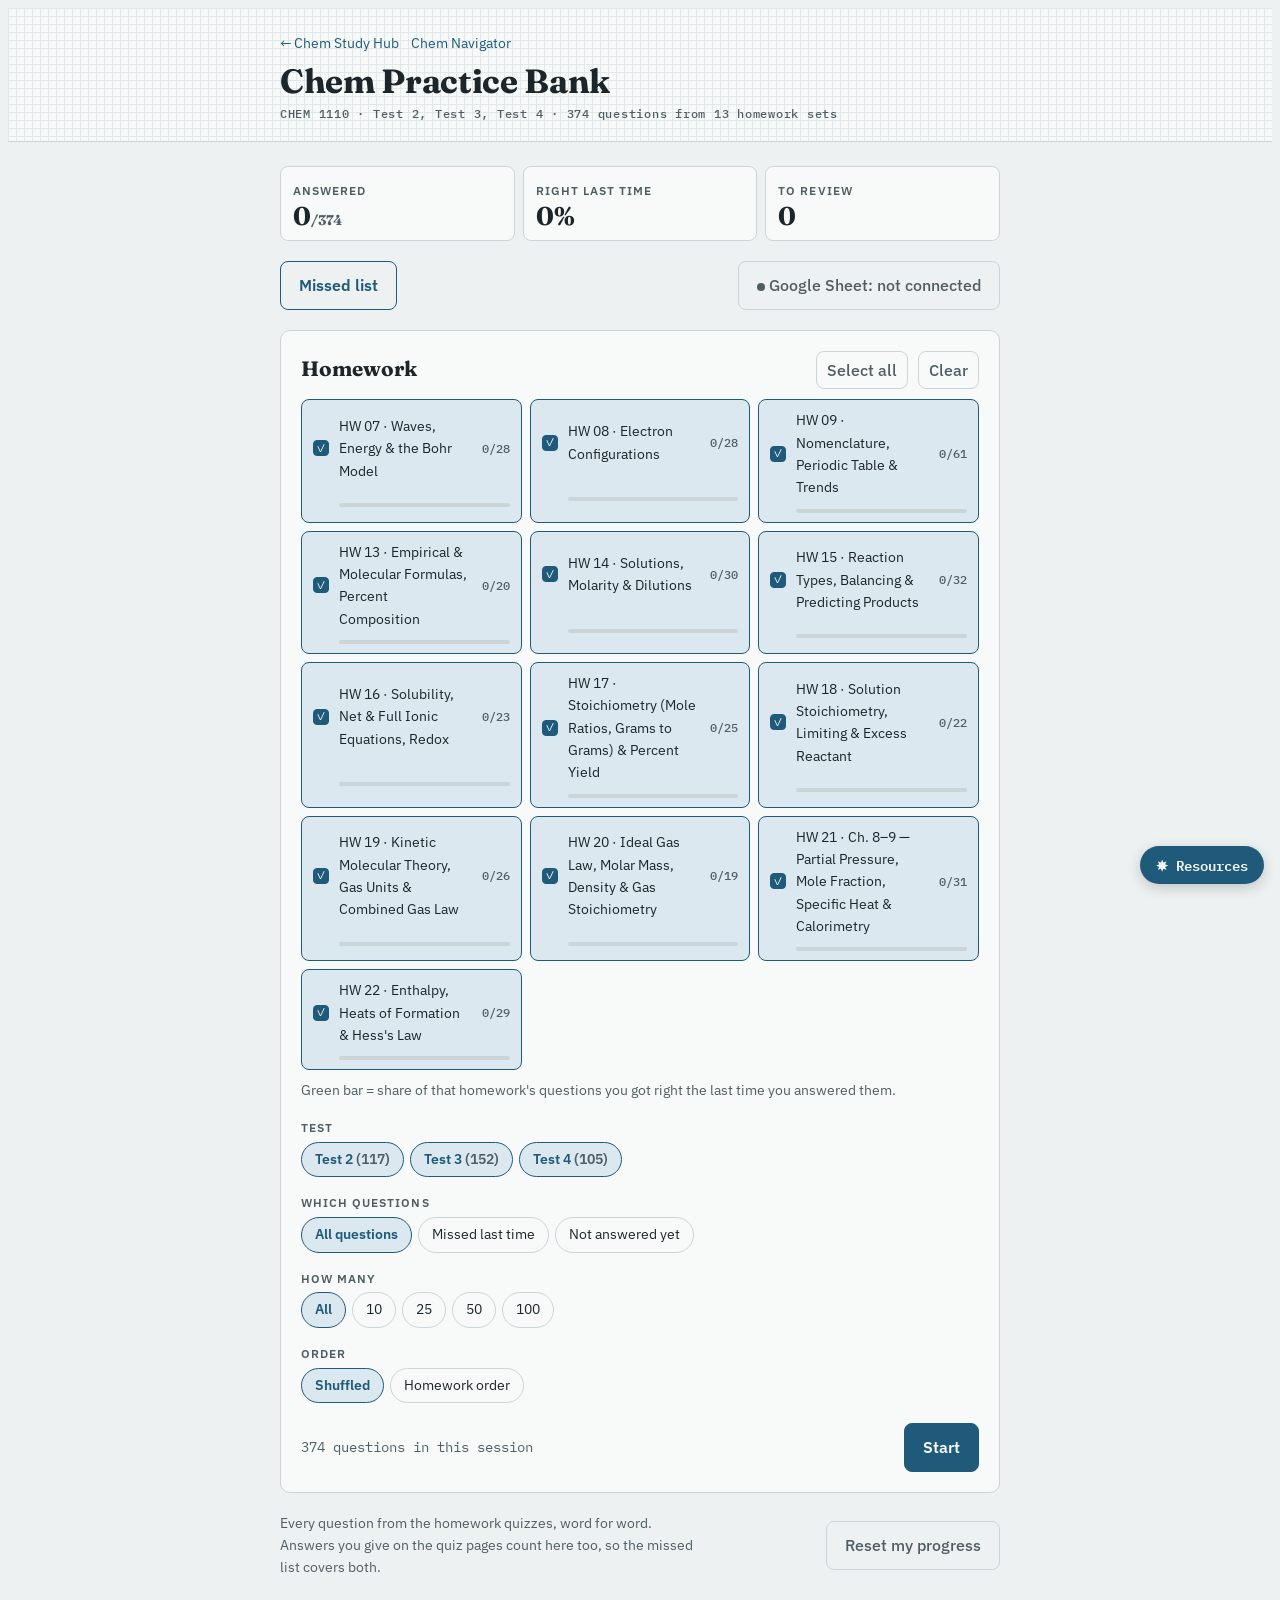
<file: drill/index.html>
<!doctype html>
<html lang="en">
<head>
<meta charset="utf-8">
<meta name="viewport" content="width=device-width, initial-scale=1">
<title>Chem Practice Bank</title>
<meta name="description" content="Every CHEM 1110 homework question in one bank, with test and homework filters, resume, missed list, and Google Sheet sync.">
<link rel="preconnect" href="https://fonts.googleapis.com">
<link rel="preconnect" href="https://fonts.gstatic.com" crossorigin>
<link rel="stylesheet" href="https://fonts.googleapis.com/css2?family=Fraunces:opsz,wght@9..144,600;9..144,700&family=IBM+Plex+Sans:ital,wght@0,400;0,500;0,600;0,700;1,400&family=IBM+Plex+Mono:wght@500&display=swap">
<link rel="stylesheet" href="../assets/core.css">
<style>
/* Layout copied from the CCMA practice bank (same as the Micro Practice Bank); colors from the Chem Study Hub. */
:root{
  --bg:#EDF1F2; --surface:#F8FAFA; --ink:#1C2529; --muted:#4F5E64; --line:#CBD5D8;
  --accent:#1F5A7A; --accent-soft:#DCE8EF; --grid:#E1E8EA; --grid-strong:#C9DCE6; --raised:#E8EEF0;
  --good:#1d7a4a; --good-soft:#e2f3ea; --bad:#b4322a; --bad-soft:#fbe7e5; --warn:#8a5a00; --warn-soft:#fbf1dc;
  --display:"Fraunces",Georgia,serif;
  --body:"IBM Plex Sans",system-ui,-apple-system,"Segoe UI",sans-serif;
  --mono:"IBM Plex Mono",ui-monospace,"SFMono-Regular",Menlo,monospace;
}
@media (prefers-color-scheme:dark){:root:not([data-theme="light"]){
  --bg:#10151c; --surface:#18202a; --ink:#e6ebf1; --muted:#9aa6b5; --line:#2a3442;
  --accent:#7FB6D6; --accent-soft:#1C2E3A; --grid:#1d252e; --grid-strong:#24384a; --raised:#1d2631;
  --good:#5fcf94; --good-soft:#15291f; --bad:#f08a80; --bad-soft:#341b1a; --warn:#e8b65a; --warn-soft:#2e2414; color-scheme:dark}}
:root[data-theme="dark"]{
  --bg:#10151c; --surface:#18202a; --ink:#e6ebf1; --muted:#9aa6b5; --line:#2a3442;
  --accent:#7FB6D6; --accent-soft:#1C2E3A; --grid:#1d252e; --grid-strong:#24384a; --raised:#1d2631;
  --good:#5fcf94; --good-soft:#15291f; --bad:#f08a80; --bad-soft:#341b1a; --warn:#e8b65a; --warn-soft:#2e2414; color-scheme:dark}
:root{--c-accent:var(--accent);--c-accent-soft:var(--accent-soft);--c-good:var(--good);--c-good-soft:var(--good-soft);--c-bad:var(--bad);--c-bad-soft:var(--bad-soft);--c-line:var(--line);--c-surface:var(--surface);--c-raised:var(--raised);--c-ink:var(--ink);--c-muted:var(--muted);--c-mono:var(--mono)}
*{box-sizing:border-box}
[hidden]{display:none!important}
body{background:var(--bg);color:var(--ink);font:16px/1.55 var(--body);padding-inline:16px;padding-block:0 48px}
.wrap{max-width:720px;margin:0 auto}
header.strip{margin:0 -16px 24px;padding:22px 16px 18px;border-bottom:1px solid var(--line);
  background-color:var(--surface);
  background-image:linear-gradient(var(--grid) 1px,transparent 1px),linear-gradient(90deg,var(--grid) 1px,transparent 1px),
    linear-gradient(var(--grid-strong) 1px,transparent 1px),linear-gradient(90deg,var(--grid-strong) 1px,transparent 1px);
  background-size:8px 8px,8px 8px,40px 40px,40px 40px}
header .wrap{display:flex;align-items:flex-end;justify-content:space-between;gap:12px;flex-wrap:wrap}
h1{font:700 2.1rem/1.05 var(--display);letter-spacing:-.01em;margin:0;text-wrap:balance}
h1 small{display:block;font:500 .78rem/1.4 var(--mono);letter-spacing:.06em;color:var(--muted);text-transform:none;margin-top:6px}
h2{font:700 1.3rem/1.1 var(--display);letter-spacing:0;margin:0 0 12px}
.label{font:600 .72rem/1 var(--body);letter-spacing:.09em;text-transform:uppercase;color:var(--muted)}
.mono{font-family:var(--mono);font-variant-numeric:tabular-nums}
.panel{background:var(--surface);border:1px solid var(--line);border-radius:10px;padding:20px}
.stack{display:grid;gap:20px}
button{font:inherit;color:inherit;cursor:pointer}
button:focus-visible,.opt:focus-visible{outline:3px solid var(--accent);outline-offset:2px}
.btn{border:1px solid var(--accent);background:var(--accent);color:var(--surface);border-radius:8px;padding:11px 18px;font-weight:600}
.btn.ghost{background:transparent;color:var(--accent)}
.btn.quiet{border-color:var(--line);background:transparent;color:var(--muted);font-weight:500}
.btn:disabled{opacity:.45;cursor:not-allowed}
.row{display:flex;gap:10px;flex-wrap:wrap;align-items:center}
.seg{display:flex;flex-wrap:wrap;gap:6px}
.seg button{border:1px solid var(--line);background:var(--surface);border-radius:999px;padding:6px 13px;font-size:.88rem}
.seg button[aria-pressed="true"]{background:var(--accent-soft);border-color:var(--accent);color:var(--accent);font-weight:600}
.topics{display:grid;grid-template-columns:repeat(auto-fill,minmax(210px,1fr));gap:8px}
.topic{display:grid;grid-template-columns:auto 1fr auto;gap:10px;align-items:center;text-align:left;border:1px solid var(--line);background:var(--surface);border-radius:8px;padding:9px 11px}
.topic[aria-pressed="true"]{border-color:var(--accent);background:var(--accent-soft)}
.topic .box{width:16px;height:16px;border:1.5px solid var(--muted);border-radius:4px;display:grid;place-items:center;font-size:11px;line-height:1}
.topic[aria-pressed="true"] .box{background:var(--accent);border-color:var(--accent);color:var(--surface)}
.topic .nm{font-size:.9rem;min-width:0}
.topic .ct{font:500 .75rem var(--mono);color:var(--muted)}
.meter{height:4px;border-radius:2px;background:var(--line);grid-column:2/4;overflow:hidden}
.meter i{display:block;height:100%;background:var(--good)}
.summary{display:grid;grid-template-columns:repeat(3,1fr);gap:8px}
.summary div{border:1px solid var(--line);border-radius:8px;padding:10px 12px;background:var(--surface)}
.summary b{display:block;font:700 1.6rem/1.1 var(--display)}
.note{font-size:.88rem;color:var(--muted)}
/* quiz */
.bar{position:sticky;top:env(safe-area-inset-top,0px);z-index:2;background:var(--bg);padding-block:10px}
.bar .row{justify-content:space-between}
.progress{height:8px;border-radius:4px;background:var(--line);overflow:hidden;margin-top:8px}
.progress i{display:block;height:100%;background:var(--accent);transition:width .25s}
.qmeta{display:flex;gap:8px;flex-wrap:wrap;align-items:center;margin-bottom:10px}
.chip{font:600 .72rem/1 var(--body);letter-spacing:.06em;text-transform:uppercase;padding:5px 8px;border-radius:4px;background:var(--accent-soft);color:var(--accent)}
.qtext{font-size:1.12rem;font-weight:600;line-height:1.45;margin:0 0 12px}
.qtext img{max-width:100%;height:auto}
.loading{padding:40px 0;text-align:center}
.opts{display:grid;gap:8px}
.opt{display:grid;grid-template-columns:30px 1fr;gap:10px;align-items:start;text-align:left;width:100%;border:1.5px solid var(--line);background:var(--surface);border-radius:8px;padding:11px 12px}
.opt .k{font:500 .85rem/1.7 var(--mono);color:var(--muted);border:1px solid var(--line);border-radius:5px;text-align:center}
.opt span:last-child{min-width:0}
.opt:hover:not(:disabled){border-color:var(--accent)}
.opt.sel{border-color:var(--accent);background:var(--accent-soft)}
.opt.right{border-color:var(--good);background:var(--good-soft)}
.opt.wrong{border-color:var(--bad);background:var(--bad-soft)}
.opt.right .k{background:var(--good);border-color:var(--good);color:var(--surface)}
.opt.wrong .k{background:var(--bad);border-color:var(--bad);color:var(--surface)}
.opt:disabled{cursor:default}
.fb{margin-top:16px;border-radius:8px;padding:14px 16px;border-left:4px solid var(--good);background:var(--good-soft)}
.fb.bad{border-left-color:var(--bad);background:var(--bad-soft)}
.fb .verdict{font:700 1.15rem/1 var(--display);letter-spacing:.01em;color:var(--good);margin-bottom:6px}
.fb.bad .verdict{color:var(--bad)}
.fb p{margin:6px 0 0}
.caution{margin-top:10px;font-size:.86rem;padding:8px 10px;border-radius:6px;background:var(--warn-soft);color:var(--warn)}
.actions{display:flex;justify-content:space-between;gap:10px;flex-wrap:wrap;margin-top:18px}
.hint{font-size:.8rem;color:var(--muted)}
table{width:100%;border-collapse:collapse;font-size:.92rem}
td,th{padding:8px 6px;border-bottom:1px solid var(--line);text-align:left}
th{font:600 .72rem var(--body);letter-spacing:.08em;text-transform:uppercase;color:var(--muted)}
td.num{text-align:right;font-family:var(--mono);font-variant-numeric:tabular-nums}
details{border:1px solid var(--line);border-radius:8px;padding:10px 12px;background:var(--surface)}
details+details{margin-top:8px}
summary{cursor:pointer;font-weight:600}
.confirm{display:flex;gap:8px;align-items:center;flex-wrap:wrap}
.pill{display:inline-block;font:600 .72rem/1 var(--body);letter-spacing:.04em;padding:4px 7px;border-radius:999px;white-space:nowrap}
.pill.ok{background:var(--good-soft);color:var(--good)}.pill.bad{background:var(--bad-soft);color:var(--bad)}
.dot{width:8px;height:8px;border-radius:50%;background:var(--muted);display:inline-block}
.dot.on{background:var(--good)}.dot.wait{background:var(--warn)}.dot.err{background:var(--bad)}
.field{display:grid;gap:6px}.field input{font:inherit;color:var(--ink);background:var(--bg);border:1px solid var(--line);border-radius:8px;padding:10px 12px;width:100%;min-width:0}
.mrow{display:grid;grid-template-columns:3.2rem 1fr;gap:12px;align-items:start}
.mrow .count{font:700 1.7rem/1 var(--display);color:var(--bad);text-align:center}
.mrow .count small{display:block;font:500 .65rem/1.3 var(--body);color:var(--muted);text-transform:uppercase;letter-spacing:.06em}
.back{display:inline-block;margin-bottom:10px;font-size:.85rem;color:var(--accent);text-decoration:none}
.back:hover{text-decoration:underline}
.mrow details{border:0;padding:0;background:none}
.mgwrap{margin-top:10px;border:0;padding:0;background:none}.mgroup .gtitle{display:flex;gap:8px;align-items:baseline;flex:1 1 220px;min-width:0}.mgroup h3{overflow-wrap:anywhere}.mgwrap>.stack{margin-top:10px}.mgroup{display:flex;flex-wrap:wrap;align-items:center;gap:8px 12px;padding:12px 14px;border:1.5px solid var(--line);border-radius:10px;background:var(--surface);cursor:pointer;list-style:none}.mgroup::-webkit-details-marker{display:none}.mgroup:hover{border-color:var(--accent)}.mgroup .chev{color:var(--accent);transition:transform .15s;display:inline-block}.mgwrap[open] .mgroup .chev{transform:rotate(90deg)}.mgroup h3{margin:0;font:600 1.05rem/1.3 var(--display)}.mgroup .gmeta{color:var(--muted);font-size:.86rem}.mgroup .btn{margin-left:auto;padding:5px 12px;font-size:.85rem}
.misslog{margin:10px 0 0;padding-left:1.3em;font-size:.86rem;display:grid;gap:3px}
.mrow summary{font-weight:600;line-height:1.4}
.mmeta{display:flex;flex-wrap:wrap;gap:6px;align-items:center;margin-top:6px;font-size:.8rem;color:var(--muted)}
@media (max-width:480px){.summary{grid-template-columns:1fr 1fr 1fr}.summary b{font-size:1.3rem}h1{font-size:1.7rem}}
@media (prefers-reduced-motion:reduce){.progress i{transition:none}}
</style>
</head>
<body>

<header class="strip"><div class="wrap">
  <div><a class="back" href="../index.html">← Chem Study Hub</a> &nbsp; <a class="back" href="../navigator/index.html">Chem Navigator</a>
  <h1>Chem Practice Bank<small id="bankline"></small></h1></div>
</div></header>

<main class="wrap">
  <!-- SETUP -->
  <p id="loading" class="note loading">Loading questions…</p>
  <section id="setup" class="stack" hidden>
    <div id="resumeBox" class="panel" hidden>
      <div class="row" style="justify-content:space-between">
        <div><div class="label">Session in progress</div><div id="resumeText" class="mono" style="margin-top:6px"></div></div>
        <div class="row"><button class="btn" id="resumeBtn">Resume</button><button class="btn quiet" id="discardBtn">Discard</button></div>
      </div>
    </div>

    <div class="summary" id="summary"></div>

    <div class="row" style="justify-content:space-between">
      <button class="btn ghost" id="missedBtn">Missed list</button>
      <button class="btn quiet" id="syncBtn" aria-expanded="false"><span class="dot" id="syncDot"></span> <span id="syncText">Google Sheet: not connected</span></button>
    </div>
    <div class="panel stack" id="syncPanel" hidden>
      <div><h2 style="margin-bottom:6px">Google Sheet sync</h2>
        <p class="note" style="margin:0">Every answer is saved here first, then sent to your Sheet. If the connection drops, answers wait and go through on the next try. This only works on your GitHub Pages copy; the claude.ai copy can't contact other websites.</p></div>
      <div class="field"><label class="label" for="syncUrl">Web app URL</label><input id="syncUrl" type="url" placeholder="https://script.google.com/macros/s/…/exec" autocomplete="off"></div>
      <div class="field"><label class="label" for="syncKey">Secret phrase</label><input id="syncKey" type="password" placeholder="Same phrase as SECRET in Code.gs" autocomplete="off"></div>
      <div class="row"><button class="btn" id="syncSave">Connect and sync</button><button class="btn ghost" id="syncNow">Sync now</button><button class="btn quiet" id="syncOff">Disconnect</button></div>
      <p class="note" id="syncMsg" style="margin:0" role="status"></p>
    </div>

    <div class="panel stack">
      <div>
        <div class="row" style="justify-content:space-between;margin-bottom:10px">
          <h2 style="margin:0">Homework</h2>
          <div class="row"><button class="btn quiet" id="allTopics" style="padding:6px 10px">Select all</button><button class="btn quiet" id="noTopics" style="padding:6px 10px">Clear</button></div>
        </div>
        <div class="topics" id="topics"></div>
        <p class="note" style="margin:10px 0 0">Green bar = share of that homework's questions you got right the last time you answered them.</p>
      </div>
      <div><div class="label" style="margin-bottom:8px">Test</div><div class="seg" id="examSeg"></div></div>
      <div><div class="label" style="margin-bottom:8px">Which questions</div><div class="seg" id="modeSeg"></div></div>
      <div><div class="label" style="margin-bottom:8px">How many</div><div class="seg" id="countSeg"></div></div>
      <div><div class="label" style="margin-bottom:8px">Order</div><div class="seg" id="orderSeg"></div></div>
      <div class="row" style="justify-content:space-between">
        <span id="poolText" class="mono note"></span>
        <button class="btn" id="startBtn">Start</button>
      </div>
    </div>

    <div class="row" style="justify-content:space-between">
      <p class="note" style="margin:0;max-width:52ch">Every question from the homework quizzes, word for word. Answers you give on the quiz pages count here too, so the missed list covers both.</p>
      <div id="resetWrap" class="confirm"><button class="btn quiet" id="resetBtn">Reset my progress</button></div>
    </div>
  </section>

  <!-- QUIZ -->
  <section id="quiz" hidden>
    <div class="bar">
      <div class="row">
        <span class="mono" id="qcount"></span>
        <span class="mono" id="qscore"></span>
      </div>
      <div class="progress" role="progressbar" aria-label="Session progress" id="pbar"><i id="pfill"></i></div>
    </div>
    <article class="panel" style="margin-top:8px">
      <div class="qmeta"><span class="chip" id="qtopic"></span><span class="mono note" id="qnum"></span></div>
      <div class="qtext" id="qtext"></div>
      <div id="qnotes"></div>
      <div id="opts"></div>
      <div class="actions">
        <button class="btn quiet" id="endBtn">End session</button>
        <div class="row"><button class="btn" id="nextBtn" hidden>Next</button></div>
      </div>
      <p class="hint">Keys: 1–9 or A–I to choose, Enter to check or continue.</p>
    </article>
  </section>

  <!-- MISSED -->
  <section id="missed" class="stack" hidden>
    <div class="panel">
      <div class="label">Missed list</div>
      <p id="missedLead" style="margin:6px 0 0"></p>
      <div class="label" style="margin-top:14px">Sort by</div><div class="seg" id="missSortSeg" style="margin-top:6px"></div>
    </div>
    <div class="row"><button class="btn" id="practiceMissed">Practice these</button><button class="btn ghost" id="missedHome">Back to setup</button></div>
    <div id="missedList"></div>
  </section>

  <!-- RESULTS -->
  <section id="results" class="stack" hidden>
    <div class="panel">
      <div class="label">Session complete</div>
      <div class="row" style="align-items:baseline;gap:14px;margin-top:6px">
        <span id="rscore" style="font:700 3rem/1 var(--display)"></span><span id="rdetail" class="mono note"></span>
      </div>
    </div>
    <div class="panel"><h2>By topic</h2><div style="overflow-x:auto"><table id="rtable"></table></div></div>
    <div id="rmissWrap"><h2>Missed questions</h2><div id="rmiss"></div></div>
    <div class="row"><button class="btn" id="retryBtn">Retry these misses</button><button class="btn ghost" id="homeBtn">Back to setup</button></div>
  </section>
</main>

<script src="../assets/chem-core.js"></script>
<script>
/* Chem Practice Bank — same app as the CCMA and Micro practice banks, reading every quiz listed in data/manifest.json.
   New homework added to the manifest shows up here automatically. */
(async function () {
const $ = id => document.getElementById(id);
let loaded;
try { loaded = await Chem.loadAll('../'); }
catch (e) { $('loading').textContent = 'Could not load the questions. Open this page from GitHub Pages (or a local web server), not as a file.'; return; }

const BANK = [];
for (const z of loaded.quizzes) for (const q of z.questions)
  BANK.push(Object.assign({}, q, { test: z._test.id, testName: z._test.title, hw: z.slug, topic: `${z.title} · ${z.subtitle.replace(/^Ch\. \d+ — /, '')}` }));
const BYN = Object.fromEntries(BANK.map(q => [q.id, q]));
const EXAMS = loaded.man.tests.map(t => t.id).filter(t => BANK.some(q => q.test === t));
const BANKNAME = Object.fromEntries(loaded.man.tests.map(t => [t.id, t.title]));
const HW_ORDER = Object.fromEntries(loaded.quizzes.map((z, i) => [z.slug, i]));
const qlabel = q => `${BANKNAME[q.test]} · ${q.topic.split(' · ')[0]} · Q${q.n}`;
const TOPICS = [...new Set(BANK.map(q => q.topic))];
const KEY = 'chem-practice-bank-v1';
const esc = Chem.esc;

let store = { stats: {}, session: null, history: [], pending: [], remote: null, prefs: { topics: TOPICS.slice(), exams: EXAMS.slice(), mode: 'all', count: 'all', order: 'shuffle' } };
function loadStore() {
  try { const s = JSON.parse(localStorage.getItem(KEY) || 'null'); if (s) store = Object.assign(store, s); } catch (e) {}
  store.prefs = Object.assign({ topics: TOPICS.slice(), exams: EXAMS.slice(), mode: 'all', count: 'all', order: 'shuffle' }, store.prefs || {});
  store.stats = store.stats || {}; store.history = store.history || []; store.pending = store.pending || [];
}
loadStore();
/* topics you've never seen (a newly added homework) start selected */
const knownTopics = store.prefs.known || store.prefs.topics.slice();
store.prefs.topics = store.prefs.topics.filter(t => TOPICS.includes(t)).concat(TOPICS.filter(t => !knownTopics.includes(t) && !store.prefs.topics.includes(t)));
store.prefs.exams = store.prefs.exams.filter(x => EXAMS.includes(x)).concat(EXAMS.filter(x => !(store.prefs.knownExams || store.prefs.exams).includes(x) && !store.prefs.exams.includes(x)));
store.prefs.known = TOPICS.slice(); store.prefs.knownExams = EXAMS.slice();
if (store.session && store.session.order.some(x => !BYN[x])) store.session = null;
/* the quiz pages write answers into this same store, so re-read it before every save to keep theirs */
function save() {
  try {
    const now = JSON.parse(localStorage.getItem(KEY) || 'null');
    if (now && now.pending) { const have = new Set(store.pending.map(a => a.uid)); for (const a of now.pending) if (!have.has(a.uid) && !sentUids.has(a.uid)) store.pending.push(a); }
    if (now && now.history && now.history.length > store.history.length) {
      const mine = new Set(store.history.map(h => h.id + '@' + h.ts));
      for (const h of now.history) if (!mine.has(h.id + '@' + h.ts)) { store.history.push(h); const st = now.stats && now.stats[h.id]; if (st) store.stats[h.id] = st; }
      store.history.sort((a, b) => a.ts - b.ts);
    }
    localStorage.setItem(KEY, JSON.stringify(store));
  } catch (e) {}
}
const sentUids = new Set();
window.addEventListener('storage', e => { if (e.key === KEY) { save(); if (!$('setup').hidden) renderSetup(); } });

$('loading').hidden = true; $('setup').hidden = false;

/* ---------- setup ---------- */
const MODES = [['all','All questions'],['missed','Missed last time'],['new','Not answered yet']];
const COUNTS = [['all','All'],['10','10'],['25','25'],['50','50'],['100','100']];
const ORDERS = [['shuffle','Shuffled'],['number','Homework order']];
function seg(el, items, key) {
  el.innerHTML = items.map(([v, t]) => `<button type="button" data-v="${v}" aria-pressed="${store.prefs[key] === v}">${t}</button>`).join('');
  el.onclick = e => { const b = e.target.closest('button'); if (!b) return; store.prefs[key] = b.dataset.v; save(); renderSetup(); };
}
function pool() {
  const p = store.prefs;
  let qs = BANK.filter(q => p.topics.includes(q.topic) && p.exams.includes(q.test));
  if (p.mode === 'missed') qs = qs.filter(q => store.stats[q.id] && store.stats[q.id].last === false);
  if (p.mode === 'new') qs = qs.filter(q => !store.stats[q.id]);
  return qs;
}
function renderSetup() {
  const st = store.stats, IN = BANK.filter(q => store.prefs.exams.includes(q.test)), seen = IN.filter(q => st[q.id]);
  const right = seen.filter(q => st[q.id].last).length;
  $('summary').innerHTML =
    `<div><span class="label">Answered</span><b class="mono">${seen.length}<span class="note">/${IN.length}</span></b></div>` +
    `<div><span class="label">Right last time</span><b class="mono">${seen.length ? Math.round(100 * right / seen.length) : 0}%</b></div>` +
    `<div><span class="label">To review</span><b class="mono">${seen.length - right}</b></div>`;
  $('topics').innerHTML = TOPICS.filter(t => IN.some(q => q.topic === t)).map(t => {
    const qs = IN.filter(q => q.topic === t), s = qs.filter(q => st[q.id]), r = s.filter(q => st[q.id].last).length;
    const on = store.prefs.topics.includes(t);
    return `<button type="button" class="topic" data-t="${esc(t)}" aria-pressed="${on}"><span class="box">${on ? '✓' : ''}</span><span class="nm">${esc(t)}</span><span class="ct">${r}/${qs.length}</span><span class="meter"><i style="width:${qs.length ? 100 * r / qs.length : 0}%"></i></span></button>`;
  }).join('') || '<p class="note" style="margin:0">Pick a test below.</p>';
  $('examSeg').innerHTML = EXAMS.map(x => `<button type="button" data-x="${x}" aria-pressed="${store.prefs.exams.includes(x)}">${esc(BANKNAME[x])} <span class="note">(${BANK.filter(q => q.test === x).length})</span></button>`).join('');
  seg($('modeSeg'), MODES, 'mode'); seg($('countSeg'), COUNTS, 'count'); seg($('orderSeg'), ORDERS, 'order');
  const n = pool().length, c = store.prefs.count === 'all' ? n : Math.min(n, +store.prefs.count);
  $('poolText').textContent = n ? `${c} question${c === 1 ? '' : 's'} in this session` : 'No questions match these settings';
  $('startBtn').disabled = !n;
  const s = store.session;
  $('resumeBox').hidden = !(s && s.i < s.order.length);
  if (s) $('resumeText').textContent = `Question ${Math.min(s.i + 1, s.order.length)} of ${s.order.length} · ${s.right} right so far`;
}
$('topics').onclick = e => {
  const b = e.target.closest('.topic'); if (!b) return;
  const t = b.dataset.t, a = store.prefs.topics;
  store.prefs.topics = a.includes(t) ? a.filter(x => x !== t) : a.concat(t); save(); renderSetup();
};
$('examSeg').onclick = e => {
  const b = e.target.closest('button'); if (!b) return;
  const x = b.dataset.x, a = store.prefs.exams;
  store.prefs.exams = a.includes(x) ? a.filter(y => y !== x) : EXAMS.filter(y => a.includes(y) || y === x); save(); renderSetup();
};
$('allTopics').onclick = () => { store.prefs.topics = TOPICS.slice(); save(); renderSetup(); };
$('noTopics').onclick = () => { store.prefs.topics = []; save(); renderSetup(); };
const byOrder = (a, b) => HW_ORDER[BYN[a].hw] - HW_ORDER[BYN[b].hw] || BYN[a].n - BYN[b].n;
$('startBtn').onclick = () => {
  let qs = pool().map(q => q.id);
  if (store.prefs.order === 'shuffle') shuffle(qs); else qs.sort(byOrder);
  if (store.prefs.count !== 'all') qs = qs.slice(0, +store.prefs.count);
  begin(qs);
};
$('resumeBtn').onclick = () => show('quiz');
$('discardBtn').onclick = () => { store.session = null; save(); renderSetup(); };
function bindReset() { const b = $('resetBtn'); if (b) b.onclick = () => { $('resetWrap').innerHTML = '<span class="note">' + (connected() ? 'Clear this device\'s copy? Your Google Sheet keeps every answer and will refill it.' : 'Clear all scores and the current session?') + '</span><button class="btn quiet" id="rsNo">Keep</button><button class="btn" id="rsYes" style="background:var(--bad);border-color:var(--bad)">Clear</button>'; $('rsNo').onclick = () => { resetMarkup(); }; $('rsYes').onclick = () => { store.stats = {}; store.history = []; store.session = null; store.remote = null; try { localStorage.setItem(KEY, JSON.stringify(store)); } catch (e) {} resetMarkup(); renderSetup(); pull(); }; }; }
function resetMarkup() { $('resetWrap').innerHTML = '<button class="btn quiet" id="resetBtn">Reset my progress</button>'; bindReset(); }
bindReset();
function shuffle(a) { for (let i = a.length - 1; i > 0; i--) { const j = Math.floor(Math.random() * (i + 1)); [a[i], a[j]] = [a[j], a[i]]; } return a; }

/* ---------- quiz ---------- */
let ctl = null;
function begin(order) { store.session = { order, i: 0, right: 0, results: {} }; save(); show('quiz'); }
function show(view) {
  for (const v of ['setup', 'quiz', 'results', 'missed']) $(v).hidden = v !== view;
  if (view === 'missed') renderMissed();
  if (view === 'setup') renderSetup();
  if (view === 'quiz') renderQ();
  if (view === 'results') renderResults();
  window.scrollTo(0, 0);
}
function cur() { const s = store.session; return BYN[s.order[s.i]]; }
function bar() {
  const s = store.session, answered = Object.keys(s.results).length, pct = 100 * answered / s.order.length;
  $('qscore').textContent = `${s.right}/${answered} right`;
  $('pfill').style.width = pct + '%'; $('pbar').setAttribute('aria-valuenow', Math.round(pct));
}
function renderQ() {
  const s = store.session;
  if (s.i >= s.order.length) return show('results');
  const q = cur(), done = s.results[q.id];
  $('qcount').textContent = `Question ${s.i + 1} of ${s.order.length}`;
  bar();
  $('qtopic').textContent = q.topic.split(' · ')[0] + ' · ' + Chem.TYPE_LABEL[q.type]; $('qnum').textContent = qlabel(q);
  $('qtext').innerHTML = q.q;
  $('qnotes').replaceChildren(Chem.notes.widget(q, q.hw));
  ctl = Chem.mount(q, $('opts'), { saved: done && done.r, onGrade: (r, ok) => graded(q, r, ok) });
  $('nextBtn').hidden = !done;
  if (done) nextLabel();
}
function graded(q, r, ok) {
  const s = store.session, picked = Chem.pickedText(q, r);
  s.results[q.id] = { r, picked, ok }; if (ok) s.right++;
  const st = store.stats[q.id] || { seen: 0, right: 0 };
  st.seen++; if (ok) st.right++; st.last = ok; st.lastAt = Date.now(); store.stats[q.id] = st;
  store.history.push({ id: q.id, picked, ok, ts: Date.now() });  // every answer, kept even after you later get it right
  queueAttempt(q, picked, ok);
  save();  // checkpoint after every answer
  bar();
  $('nextBtn').hidden = false; nextLabel();
}
function nextLabel() {
  $('nextBtn').textContent = store.session.i + 1 >= store.session.order.length ? 'See results' : 'Next';
  $('nextBtn').focus({ preventScroll: true });
}
$('nextBtn').onclick = () => { store.session.i++; save(); renderQ(); window.scrollTo(0, 0); };
$('endBtn').onclick = () => { save(); show('setup'); };
document.addEventListener('keydown', e => {
  if ($('quiz').hidden || e.metaKey || e.ctrlKey || e.altKey || !ctl) return;
  const tag = e.target.tagName;
  if (tag === 'INPUT' || tag === 'TEXTAREA' || tag === 'SELECT') return;
  const k = e.key.toLowerCase();
  let idx = '123456789'.indexOf(k); if (idx < 0) idx = 'abcdefghi'.indexOf(k);
  if (idx >= 0 && k.length === 1) { e.preventDefault(); ctl.choose(idx); }
  else if (e.key === 'Enter') {
    if (!$('nextBtn').hidden) { e.preventDefault(); $('nextBtn').click(); }
    else if (!ctl.graded) { e.preventDefault(); ctl.check(); }
  }
});

/* ---------- results ---------- */
let lastMisses = [];
function renderResults() {
  const s = store.session, ns = s.order, res = s.results;
  const n = Object.keys(res).length, r = s.right;
  $('rscore').textContent = n ? Math.round(100 * r / n) + '%' : '–';
  $('rdetail').textContent = `${r} of ${n} right`;
  const rows = TOPICS.map(t => { const q = ns.filter(x => BYN[x].topic === t && res[x]); return [t, q.length, q.filter(x => res[x].ok).length]; }).filter(x => x[1]);
  $('rtable').innerHTML = '<tr><th>Homework</th><th style="text-align:right">Right</th><th style="text-align:right">Score</th></tr>' +
    rows.map(([t, a, b]) => `<tr><td>${esc(t)}</td><td class="num">${b}/${a}</td><td class="num">${Math.round(100 * b / a)}%</td></tr>`).join('');
  lastMisses = ns.filter(x => res[x] && !res[x].ok);
  $('rmissWrap').hidden = !lastMisses.length; $('retryBtn').hidden = !lastMisses.length;
  $('rmiss').innerHTML = lastMisses.map(x => { const q = BYN[x];
    return `<details><summary>${esc(qlabel(q))}. ${esc(Chem.strip(q.q))}</summary><p><strong>Your answer:</strong> ${esc(res[x].picked || '—')}<br><strong>Correct:</strong><br>${Chem.answerHtml(q)}</p>${q.note ? `<p class="note">${q.note}</p>` : ''}</details>`; }).join('');
}
$('retryBtn').onclick = () => begin(shuffle(lastMisses.slice()));
$('homeBtn').onclick = () => { store.session = null; save(); show('setup'); };

/* ---------- Google Sheet sync ----------
   Every answer goes into store.pending (saved in the browser) before anything is sent,
   so a crash, reload or dropped connection never loses it; it is removed only after the Sheet confirms it.
   The URL and secret phrase are shared with the quiz pages (their notes and answers use the same Sheet). */
const connected = () => Chem.sync.connected();
function queueAttempt(q, picked, ok) {
  if (!connected()) return;
  store.pending.push({ uid: Chem.sync.uid(), id: q.id, exam: 'Practice Bank', n: q.n, topic: BANKNAME[q.test] + ' · ' + q.topic.split(' · ')[0], q: Chem.strip(q.q).slice(0, 300), picked, ok, ts: Date.now(), device: Chem.sync.get().device });
  save(); flushSoon();
}
function rebuildStats() {
  if (!store.remote) return;
  const st = {};
  for (const [id, r] of Object.entries(store.remote)) if (BYN[id]) st[id] = { seen: r.seen, right: r.right, last: r.last, lastAt: r.lastAt };
  for (const a of store.pending) {
    const s = st[a.id] || (st[a.id] = { seen: 0, right: 0, last: null, lastAt: 0 });
    if (a.source === 'baseline') { s.seen += a.seen; s.right += a.right; if (a.ts >= s.lastAt) { s.last = a.ok; s.lastAt = a.ts; } }
    else { s.seen++; if (a.ok) s.right++; if (a.ts >= s.lastAt) { s.last = a.ok; s.lastAt = a.ts; } }
  }
  store.stats = st;
}
function setSync(state, text) { $('syncDot').className = 'dot ' + state; $('syncText').textContent = text; }
function syncLabel() {
  if (!connected()) return setSync('', 'Google Sheet: not connected');
  const n = store.pending.length;
  setSync(n ? 'wait' : 'on', n ? `Google Sheet: ${n} answer${n > 1 ? 's' : ''} waiting` : 'Google Sheet: synced');
}
let flushTimer = null, busy = false;
function flushSoon() { syncLabel(); clearTimeout(flushTimer); flushTimer = setTimeout(flush, 1500); }
function syncError(e) {
  const msg = /Wrong secret/.test(e.message) ? 'The secret phrase does not match SECRET in Code.gs.'
    : "Couldn't reach your Google Sheet. Answers are saved on this device and will send on the next try. (The claude.ai copy of this page can't contact other websites; use your GitHub Pages copy.)";
  setSync('err', 'Google Sheet: not reachable'); $('syncMsg').textContent = msg;
}
async function flush() {
  if (!connected() || busy) return;
  busy = true;
  try {
    save();
    if (!store.remote) { const d = await Chem.sync.call('GET'); store.remote = d.stats; }
    while (store.pending.length) {
      const batch = store.pending.slice(0, 200);
      const d = await Chem.sync.call('POST', { attempts: batch });
      batch.forEach(a => sentUids.add(a.uid));
      const sent = new Set(batch.map(a => a.uid));
      store.pending = store.pending.filter(a => !sent.has(a.uid));
      store.remote = d.stats; save();
    }
    await Chem.notes.flush();
    rebuildStats(); save(); syncLabel();
    $('syncMsg').textContent = 'Last synced ' + new Date().toLocaleTimeString();
    if (!$('setup').hidden) renderSetup();
    if (!$('missed').hidden) renderMissed();
  } catch (e) { syncError(e); }
  finally { busy = false; }
}
async function pull() {
  if (!connected()) return syncLabel();
  try { const d = await Chem.sync.call('GET'); store.remote = d.stats; rebuildStats(); save(); } catch (e) { return syncError(e); }
  if (!$('setup').hidden) renderSetup();
  flush();
}
$('syncBtn').onclick = () => {
  const p = $('syncPanel'); p.hidden = !p.hidden; $('syncBtn').setAttribute('aria-expanded', String(!p.hidden));
  const s = Chem.sync.get(); $('syncUrl').value = s.url; $('syncKey').value = s.key;
};
$('syncSave').onclick = () => {
  const url = $('syncUrl').value.trim(), key = $('syncKey').value.trim();
  if (!/^https:\/\/script\.google\.com\/.+\/exec/.test(url)) { $('syncMsg').textContent = 'Paste the Web app URL from Apps Script. It starts with https://script.google.com/ and ends with /exec.'; return; }
  if (!key) { $('syncMsg').textContent = 'Enter the secret phrase you put in Code.gs.'; return; }
  const s = Chem.sync.get(); Chem.sync.set({ url, key, device: s.device }); store.remote = null;
  if (!store.baselineSent) {
    // one-time upload of progress saved in this browser before the Sheet was connected
    for (const [id, st] of Object.entries(store.stats)) {
      const q = BYN[id]; if (!q || !st.seen) continue;
      store.pending.push({ uid: 'base-' + s.device + '-' + id, source: 'baseline', id, exam: 'Before sync', n: q.n, topic: BANKNAME[q.test] + ' · ' + q.topic.split(' · ')[0], q: Chem.strip(q.q).slice(0, 300), seen: st.seen, right: st.right, ok: !!st.last, ts: st.lastAt || Date.now(), device: s.device });
    }
    store.baselineSent = true;
  }
  save(); $('syncMsg').textContent = 'Connecting…'; flush(); Chem.notes.load();
};
$('syncNow').onclick = () => { $('syncMsg').textContent = 'Syncing…'; store.remote = null; flush(); };
$('syncOff').onclick = () => { const s = Chem.sync.get(); Chem.sync.set({ device: s.device }); save(); syncLabel(); $('syncMsg').textContent = 'Disconnected. Progress stays on this device.'; };
window.addEventListener('online', flush);
setInterval(() => { save(); if (store.pending.length) flush(); }, 60000);

/* ---------- missed list: every question you've gotten wrong, here or on the quiz pages ---------- */
function missedGroups() {
  const out = [];
  for (const [id, st] of Object.entries(store.stats)) {
    const q = BYN[id]; if (!q || !st.seen) continue;
    const wrong = st.seen - st.right;
    if (wrong > 0) out.push({ id, wrong, right: st.right, last: st.last, lastAt: st.lastAt || 0 });
  }
  return out.sort((a, b) => b.wrong - a.wrong || (a.last === b.last ? 0 : a.last ? 1 : -1) || byOrder(a.id, b.id));
}
const OPEN_GROUPS = new Set();   // groups you've expanded this visit; all start collapsed
const MISS_SORTS = [['count', 'Most missed'], ['module', 'Homework'], ['bank', 'Test'], ['recent', 'Most recent miss']];
const lastMiss = m => { const l = missLog(m.id); return l.length ? l[l.length - 1].ts : 0; };
function missSections(ms) {
  const by = store.prefs.missSort || 'count';
  if (by === 'recent') return [{ title: '', list: ms.slice().sort((a, b) => lastMiss(b) - lastMiss(a)) }];
  if (by === 'count') return [{ title: '', list: ms }];
  const keyOf = m => by === 'module' ? BYN[m.id].topic : BANKNAME[BYN[m.id].test];
  const order = by === 'module' ? TOPICS : EXAMS.map(x => BANKNAME[x]);
  const g = {};
  for (const m of ms) (g[keyOf(m)] = g[keyOf(m)] || []).push(m);
  return order.filter(k => g[k]).map(k => ({ title: k, list: g[k] }));
}
function renderMissed() {
  const ms = missedGroups(), total = ms.reduce((t, m) => t + m.wrong, 0);
  if (!store.prefs.missSort) store.prefs.missSort = 'count';
  $('missSortSeg').innerHTML = MISS_SORTS.map(([v, t]) => `<button type="button" data-v="${v}" aria-pressed="${store.prefs.missSort === v}">${t}</button>`).join('');
  $('missSortSeg').hidden = $('missSortSeg').previousElementSibling.hidden = !ms.length;
  $('missedLead').textContent = ms.length
    ? `${ms.length} question${ms.length > 1 ? 's' : ''} missed, ${total} wrong answer${total > 1 ? 's' : ''} in all. Every wrong answer counts, even if you've since gotten it right. Open a question to see each miss. `
    : 'Nothing missed yet. Every question you get wrong, here or on a quiz page, shows up here with a count and the date of each miss.';
  $('practiceMissed').hidden = !ms.length;
  $('practiceMissed').textContent = `Practice these (${ms.length})`;
  const row = m => {
    const q = BYN[m.id], log = missLog(m.id), undated = m.wrong - log.length;
    return `<div class="panel mrow" style="padding:14px 16px"><div class="count mono">${m.wrong}<small>wrong</small></div><details><summary>${esc(Chem.strip(q.q))}</summary>
      <ol class="misslog">${log.map(x => `<li><span class="mono">${when(x.ts)}</span> · answered ${esc(x.picked || '?')}</li>`).join('')}${undated > 0 ? `<li class="note">${undated} earlier miss${undated > 1 ? 'es' : ''} without a date</li>` : ''}</ol>
      <p style="margin:10px 0 4px"><strong>Answer:</strong><br>${Chem.answerHtml(q)}</p>${q.note ? `<p class="note" style="margin:0">${q.note}</p>` : ''}</details>
      <div class="mmeta" style="grid-column:2"><span class="pill ${m.last ? 'ok' : 'bad'}">Last: ${m.last ? 'right' : 'wrong'}</span><span>${m.right} right</span><span>· ${esc(qlabel(q))}</span></div></div>`;
  };
  $('missedList').innerHTML = missSections(ms).map((s, i) => s.title
    ? `<details class="mgwrap" data-t="${esc(s.title)}"${OPEN_GROUPS.has(s.title) ? ' open' : ''}><summary class="mgroup"><span class="gtitle"><span class="chev" aria-hidden="true">▸</span><h3>${esc(s.title)}</h3></span><span class="gmeta">${s.list.length} question${s.list.length > 1 ? 's' : ''} · ${s.list.reduce((t, m) => t + m.wrong, 0)} wrong</span><button class="btn small" data-g="${i}">Practice this group</button></summary><div class="stack">${s.list.map(row).join('')}</div></details>`
    : s.list.map(row).join('')).join('');
}
$('missSortSeg').onclick = e => { const b = e.target.closest('button'); if (!b) return; store.prefs.missSort = b.dataset.v; save(); renderMissed(); };
$('missedList').addEventListener('toggle', e => { const d = e.target; if (!d.classList || !d.classList.contains('mgwrap')) return; d.open ? OPEN_GROUPS.add(d.dataset.t) : OPEN_GROUPS.delete(d.dataset.t); }, true);
$('missedList').addEventListener('click', e => { const b = e.target.closest('button[data-g]'); if (!b) return; e.preventDefault();
  const s = missSections(missedGroups())[+b.dataset.g]; if (s) begin(shuffle(s.list.map(m => m.id))); });
/* dated misses for one question: from the Sheet when connected (all devices), plus this device's unsent ones; otherwise this device's history */
function missLog(id) {
  let list;
  if (connected() && store.remote) {
    list = ((store.remote[id] && store.remote[id].misses) || []).map(([t, p]) => ({ ts: t, picked: p }));
    for (const a of store.pending) if (a.id === id && !a.source && !a.ok) list.push({ ts: a.ts, picked: a.picked });
  } else list = (store.history || []).filter(h => h.id === id && !h.ok).map(h => ({ ts: h.ts, picked: h.picked }));
  return list.sort((a, b) => a.ts - b.ts);
}
const when = t => new Date(t).toLocaleString([], { month: 'short', day: 'numeric', hour: 'numeric', minute: '2-digit' });
$('missedBtn').onclick = () => show('missed');
$('missedHome').onclick = () => show('setup');
$('practiceMissed').onclick = () => begin(shuffle(missedGroups().map(m => m.id)));

$('bankline').textContent = `CHEM 1110 · ${EXAMS.map(x => BANKNAME[x]).join(', ')} · ${BANK.length} questions from ${loaded.quizzes.length} homework sets`;
save();
renderSetup();
syncLabel(); pull(); Chem.notes.load();
Chem.resources('../assets/');
})();
</script>
</body>
</html>
</file>
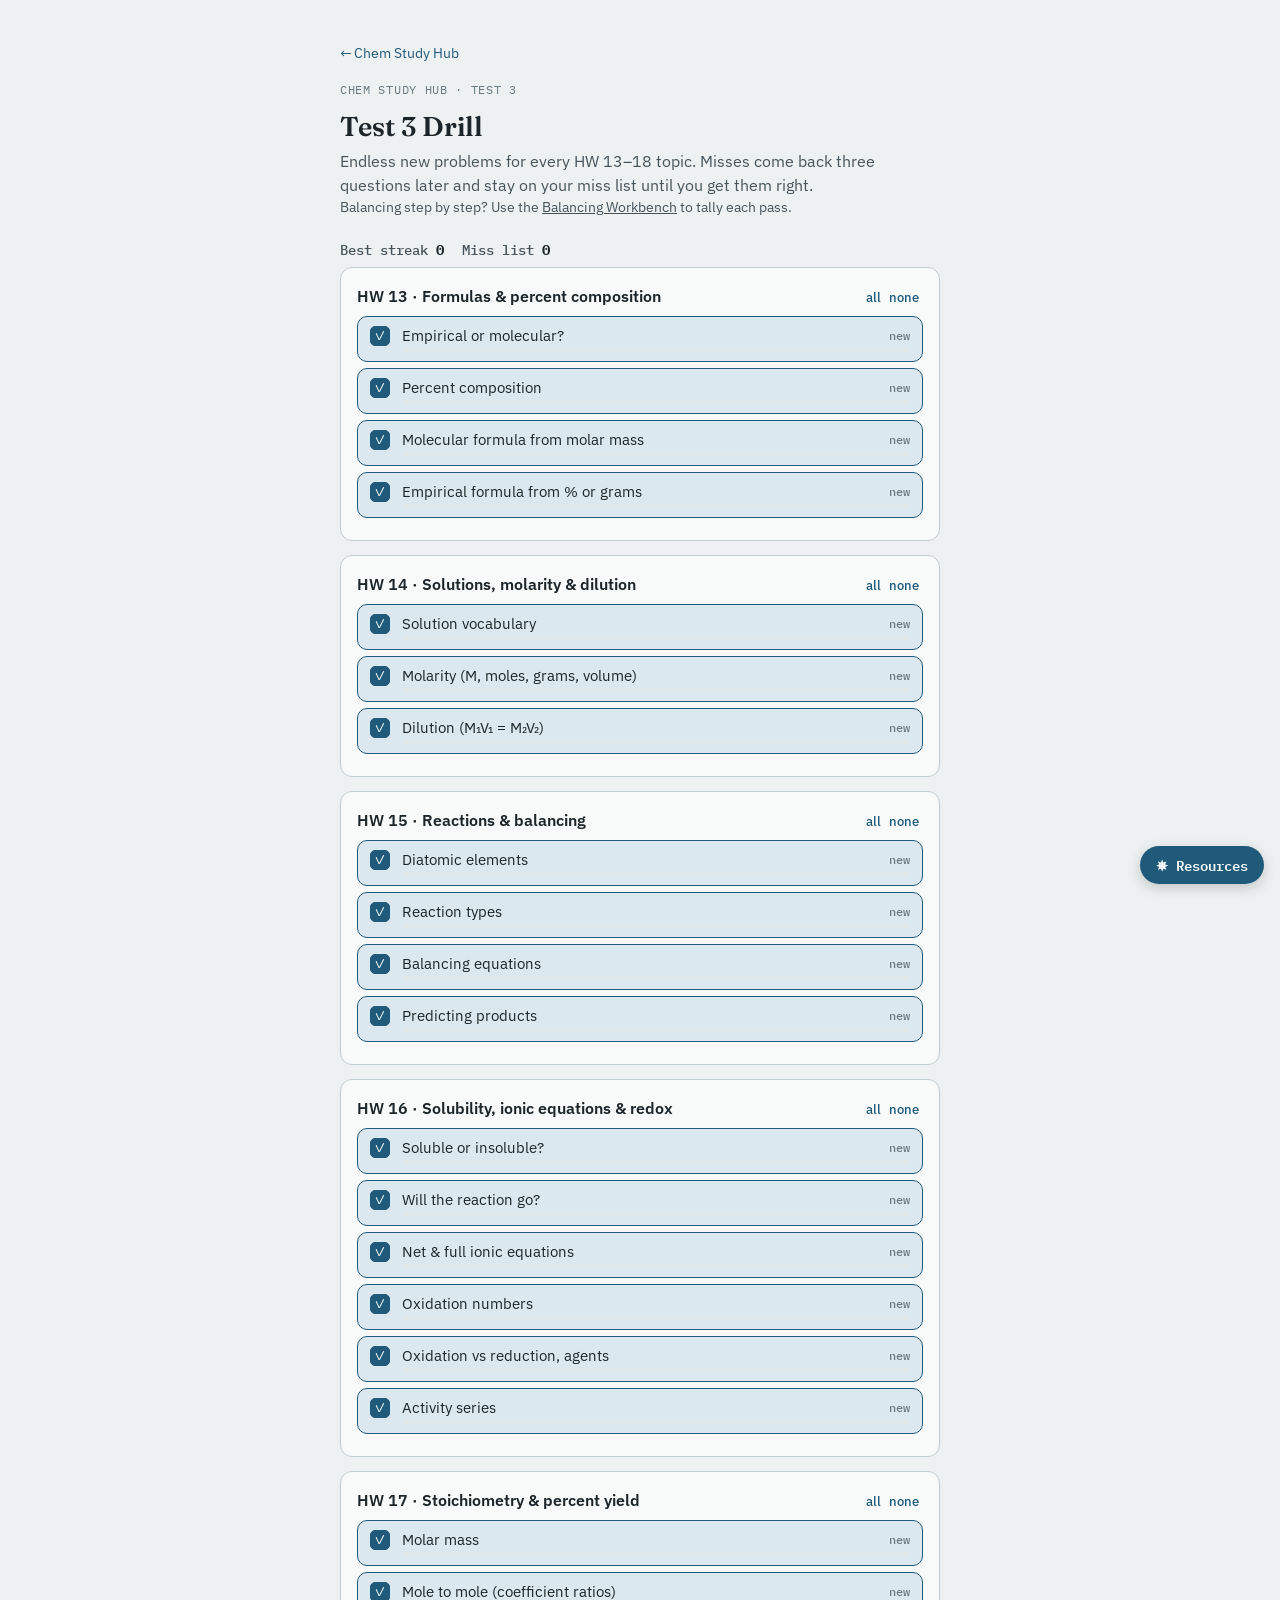
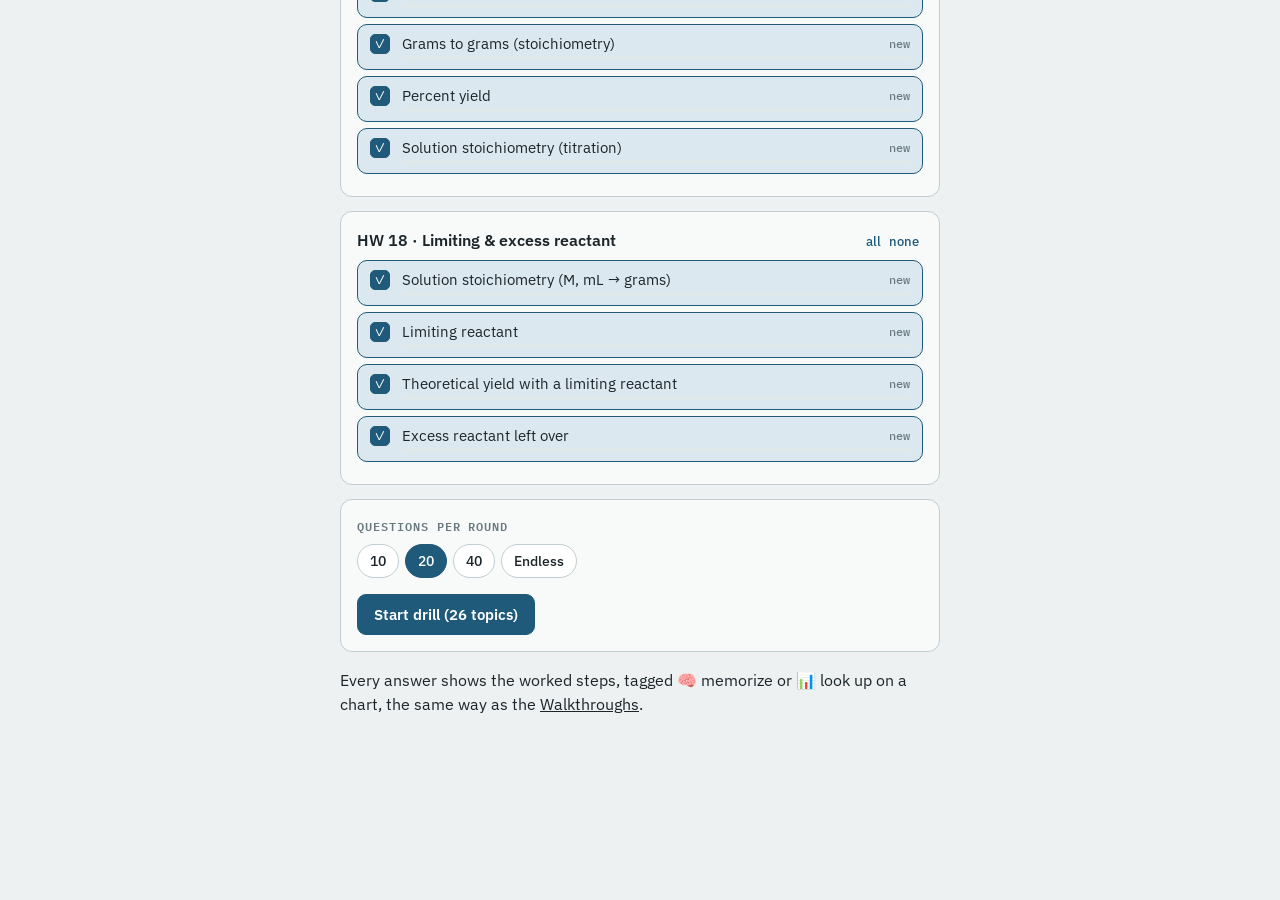
<file: drill3/index.html>
<!doctype html>
<html lang="en">
<head>
<meta charset="utf-8">
<meta name="viewport" content="width=device-width, initial-scale=1">
<title>Test 3 Drill — Chem Study Hub</title>
<link rel="stylesheet" href="../assets/style.css">
<link rel="stylesheet" href="../assets/core.css">
<style>
  .tag{display:inline-flex;align-items:center;gap:4px;font:500 11px/1 'IBM Plex Mono',monospace;letter-spacing:.03em;text-transform:uppercase;padding:4px 7px;border-radius:999px;white-space:nowrap;vertical-align:1px;margin-right:6px}
  .tag.mem{background:var(--pink-wash);color:#7A4310}
  .tag.chart{background:var(--violet-wash);color:var(--violet-deep)}
  .tag.both{background:linear-gradient(90deg,var(--pink-wash) 50%,var(--violet-wash) 50%);color:var(--ink)}
  .tag.math{background:var(--paper-raised);color:var(--ink-soft)}
  .panel{background:#F8FAFA;border:1px solid var(--rule);border-radius:12px;padding:16px;margin:0 0 14px}
  .hwhead{display:flex;justify-content:space-between;align-items:baseline;margin:0 0 8px}
  .hwhead h2{font:600 16px 'IBM Plex Sans',sans-serif;margin:0}
  .mini{font:500 13px 'IBM Plex Sans',sans-serif;background:none;border:0;color:var(--violet);cursor:pointer;padding:2px 4px}
  .topic{display:grid;grid-template-columns:22px 1fr auto;gap:2px 10px;align-items:center;width:100%;text-align:left;background:#fff;border:1px solid var(--rule);border-radius:10px;padding:9px 12px;margin:0 0 6px;font:15px 'IBM Plex Sans',sans-serif;color:var(--ink);cursor:pointer}
  .topic[aria-pressed="true"]{border-color:var(--violet);background:var(--violet-wash)}
  .topic .box{width:20px;height:20px;border-radius:5px;border:1.5px solid var(--rule);display:grid;place-items:center;font-size:13px;background:#fff}
  .topic[aria-pressed="true"] .box{background:var(--violet);border-color:var(--violet);color:#fff}
  .topic .acc{font:500 12px 'IBM Plex Mono',monospace;color:var(--sage)}
  .topic .meter{grid-column:2/4;height:4px;border-radius:99px;background:var(--paper-raised);overflow:hidden}
  .topic .meter i{display:block;height:100%;background:var(--good)}
  .seg{display:flex;flex-wrap:wrap;gap:6px}
  .seg button{font:500 14px 'IBM Plex Sans',sans-serif;border:1px solid var(--rule);background:#fff;color:var(--ink);padding:7px 12px;border-radius:999px;cursor:pointer}
  .seg button[aria-pressed="true"]{background:var(--violet);border-color:var(--violet);color:#fff}
  .row{display:flex;flex-wrap:wrap;gap:8px;align-items:center}
  .btn{font:600 15px 'IBM Plex Sans',sans-serif;border:1px solid var(--violet);background:var(--violet);color:#fff;padding:10px 16px;border-radius:9px;cursor:pointer;text-decoration:none}
  .btn.ghost{background:#fff;color:var(--violet)}
  .btn:disabled{opacity:.45;cursor:default}
  .lbl{font:600 12px 'IBM Plex Mono',monospace;letter-spacing:.08em;text-transform:uppercase;color:var(--sage);margin:14px 0 8px}
  .stats{display:flex;flex-wrap:wrap;gap:6px 18px;font:500 14px 'IBM Plex Mono',monospace;color:var(--ink-soft);margin:6px 0 8px}
  .stats b{color:var(--ink)}
  .qcard{background:#F8FAFA;border:1px solid var(--rule);border-radius:12px;padding:16px}
  .chip{display:inline-block;font:600 11px 'IBM Plex Mono',monospace;letter-spacing:.06em;text-transform:uppercase;background:var(--violet-wash);color:var(--violet-deep);padding:4px 8px;border-radius:5px}
  .retry{display:inline-block;font:600 11px 'IBM Plex Mono',monospace;background:var(--pink-wash);color:#7A4310;padding:4px 8px;border-radius:5px;margin-left:6px}
  .prompt{font-size:17px;line-height:1.5;margin:12px 0 6px}
  .given{font-size:14px;color:var(--ink-soft);margin:0 0 10px}
  .opts{display:grid;gap:8px;margin:12px 0 0}
  .opt{display:flex;gap:10px;align-items:flex-start;text-align:left;width:100%;background:#fff;border:1.5px solid var(--rule);border-radius:10px;padding:11px 12px;font:15px/1.45 'IBM Plex Sans',sans-serif;color:var(--ink);cursor:pointer}
  .opt .k{font:600 12px 'IBM Plex Mono',monospace;color:var(--violet);min-width:1.2em;padding-top:2px}
  .opt:hover:not(:disabled){border-color:var(--violet)}
  .opt.right{border-color:var(--good);background:var(--good-wash)}
  .opt.wrong{border-color:var(--red);background:var(--red-wash)}
  .opt:disabled{cursor:default}
  .typed{display:flex;gap:8px;margin:12px 0 0;flex-wrap:wrap}
  .typed input{flex:1 1 200px;font:17px 'IBM Plex Mono',monospace;padding:10px 12px;border:1.5px solid var(--rule);border-radius:9px;background:#fff;color:var(--ink)}
  .typed input:focus{outline:none;border-color:var(--violet)}
  .unit{align-self:center;font:500 15px 'IBM Plex Mono',monospace;color:var(--ink-soft)}
  .fb{margin:14px 0 0;padding:12px 14px;border-radius:10px}
  .fb.ok{background:var(--good-wash);color:#1C4D31}
  .fb.no{background:var(--red-wash);color:#5E2222}
  .fb .head{font-weight:600}
  ol.steps{margin:12px 0 0;padding:0;list-style:none;counter-reset:s}
  ol.steps li{counter-increment:s;position:relative;padding:8px 0 8px 32px;border-top:1px dashed var(--rule);font-size:15px}
  ol.steps li:first-child{border-top:0}
  ol.steps li::before{content:counter(s);position:absolute;left:0;top:8px;width:22px;height:22px;border-radius:50%;background:var(--violet-wash);color:var(--violet-deep);font:600 12px/22px 'IBM Plex Mono',monospace;text-align:center}
  .kbd{font:12px 'IBM Plex Mono',monospace;color:var(--sage);margin-top:10px}
  .done-big{font:600 34px 'Fraunces',serif;margin:4px 0}
  /* factor-label chains: stacked fractions, cancelled units struck through */
  .fl{display:inline;line-height:2.7}
  .frac{display:inline-flex;flex-direction:column;align-items:center;vertical-align:middle;margin:2px 3px;line-height:1.3;font-size:.92em;white-space:nowrap}
  .frac .ft{border-bottom:1.5px solid currentColor;padding:0 4px 2px}
  .frac .fb{padding:2px 4px 0}
  .frac .po,.frac .sl,.sep{display:none}
  .fl s{text-decoration-thickness:1.5px;text-decoration-color:#b4322a;opacity:.75}
</style>
</head>
<body>
<div class="wrap">
  <div class="quiz-head">
    <a class="back-link" href="../index.html">&larr; Chem Study Hub</a>
    <p class="site-mark">CHEM STUDY HUB &middot; TEST 3</p>
    <h1 class="quiz-title">Test 3 Drill</h1>
    <p class="quiz-sub">Endless new problems for every HW 13–18 topic. Misses come back three questions later and stay on your miss list until you get them right.</p>
    <p class="quiz-sub" style="font-size:14px">Balancing step by step? Use the <a href="../balance/index.html">Balancing Workbench</a> to tally each pass.</p>
  </div>
  <div id="app"><p class="note">Loading…</p></div>
</div>
<script src="engine.js"></script>
<script src="../assets/chem-core.js"></script>
<script>
/* Test 3 Drill. Checkpoint/resume: settings, the round in progress (including the question on screen), the miss list,
   per-topic accuracy and best streak are saved in this browser after every answer (chem-drill3-v1). */
(function () {
  const KEY = 'chem-drill3-v1', D = Drill3, $ = id => document.getElementById(id), app = $('app');
  const HWS = [[13, 'HW 13 · Formulas & percent composition'], [14, 'HW 14 · Solutions, molarity & dilution'], [15, 'HW 15 · Reactions & balancing'], [16, 'HW 16 · Solubility, ionic equations & redox'], [17, 'HW 17 · Stoichiometry & percent yield'], [18, 'HW 18 · Limiting & excess reactant']];
  const TAG = { mem: ['mem', '🧠 Memorize'], chart: ['chart', '📊 Chart'], both: ['both', '🧠📊 Both'], '': ['math', 'Work'] };
  const tag = t => { const [c, l] = TAG[t || '']; return `<span class="tag ${c}">${l}</span>`; };
  const esc = s => String(s).replace(/[&<>"]/g, c => ({ '&': '&amp;', '<': '&lt;', '>': '&gt;', '"': '&quot;' }[c]));
  const L = 'abcdefghij';
  let st = {};
  try { st = JSON.parse(localStorage.getItem(KEY) || '{}') || {}; } catch (e) {}
  st = Object.assign({ topics: D.TOPICS.map(t => t.id), size: '20', run: null, misses: [], stats: {}, best: 0 }, st);
  { const known = st.known || st.topics.slice(); D.TOPICS.forEach(t => { if (!known.includes(t.id) && !st.topics.includes(t.id)) st.topics.push(t.id); }); st.known = D.TOPICS.map(t => t.id); }   // new topics start switched on
  const save = () => { try { localStorage.setItem(KEY, JSON.stringify(st)); } catch (e) {} };
  const tname = id => (D.TOPICS.find(t => t.id === id) || {}).label || id;
  Chem.resources('../assets/');

  /* ---------- setup ---------- */
  function setup() {
    const r = st.run;
    let h = '';
    if (r && !r.over) h += `<div class="panel row" style="justify-content:space-between"><span><b>Round in progress</b> &middot; ${r.n} of ${r.goal === 0 ? '∞' : r.goal} &middot; ${r.right} right</span><span class="row"><button class="btn" id="resume">Resume</button><button class="btn ghost" id="drop">Discard</button></span></div>`;
    h += `<div class="stats"><span>Best streak <b>${st.best}</b></span><span>Miss list <b>${st.misses.length}</b></span></div>`;
    for (const [hw, title] of HWS) {
      const ts = D.TOPICS.filter(t => t.hw === hw);
      h += `<div class="panel"><div class="hwhead"><h2>${title}</h2><span><button class="mini" data-hwall="${hw}">all</button><button class="mini" data-hwnone="${hw}">none</button></span></div>`;
      h += ts.map(t => {
        const s = st.stats[t.id], on = st.topics.includes(t.id), pct = s && s.seen ? Math.round(100 * s.right / s.seen) : null;
        return `<button type="button" class="topic" data-t="${t.id}" aria-pressed="${on}"><span class="box">${on ? '✓' : ''}</span><span>${esc(t.label)}</span><span class="acc">${pct === null ? 'new' : pct + '% of ' + s.seen}</span><span class="meter"><i style="width:${pct || 0}%"></i></span></button>`;
      }).join('') + '</div>';
    }
    h += `<div class="panel"><p class="lbl" style="margin-top:0">Questions per round</p><div class="seg" id="size">${[['10', '10'], ['20', '20'], ['40', '40'], ['0', 'Endless']].map(([v, t]) => `<button type="button" data-v="${v}" aria-pressed="${st.size === v}">${t}</button>`).join('')}</div>
      <div class="row" style="margin-top:16px"><button class="btn" id="start" ${st.topics.length ? '' : 'disabled'}>Start drill (${st.topics.length} topic${st.topics.length === 1 ? '' : 's'})</button>
      ${st.misses.length ? `<button class="btn ghost" id="missBtn">Practice my misses (${st.misses.length})</button><button class="mini" id="clearMiss">clear miss list</button>` : ''}</div></div>
      <p class="note">Every answer shows the worked steps, tagged 🧠 memorize or 📊 look up on a chart, the same way as the <a href="../walkthrough/index.html">Walkthroughs</a>.</p>`;
    app.innerHTML = h;
    app.onclick = e => {
      const t = e.target.closest('[data-t]'), all = e.target.closest('[data-hwall]'), none = e.target.closest('[data-hwnone]'), sz = e.target.closest('#size button');
      if (t) { const id = t.dataset.t; st.topics = st.topics.includes(id) ? st.topics.filter(x => x !== id) : st.topics.concat(id); }
      else if (all) { const hw = +all.dataset.hwall; st.topics = [...new Set(st.topics.concat(D.TOPICS.filter(x => x.hw === hw).map(x => x.id)))]; }
      else if (none) { const hw = +none.dataset.hwnone; st.topics = st.topics.filter(id => D.TOPICS.find(x => x.id === id).hw !== hw); }
      else if (sz) st.size = sz.dataset.v;
      else if (e.target.id === 'start') return begin('topics');
      else if (e.target.id === 'missBtn') return begin('misses');
      else if (e.target.id === 'resume') return run();
      else if (e.target.id === 'drop') { st.run = null; }
      else if (e.target.id === 'clearMiss') { st.misses = []; }
      else return;
      save(); setup();
    };
  }

  /* ---------- a round ---------- */
  function begin(mode) {
    const goal = mode === 'misses' ? st.misses.length : +st.size;
    st.run = { mode, goal, n: 0, right: 0, streak: 0, queue: mode === 'misses' ? st.misses.map(q => ({ q, due: 0 })) : [], q: null, answered: false, last: null, per: {}, input: '' };
    next(); save(); run();
  }
  function next() {
    const r = st.run;
    if (r.goal && r.n >= r.goal) { r.over = true; r.q = null; return; }
    const dueI = r.queue.findIndex(x => x.due <= r.n);
    if (dueI >= 0) { r.q = Object.assign({}, r.queue.splice(dueI, 1)[0].q, { retry: true }); }
    else if (r.mode === 'misses') { r.over = true; r.q = null; return; }
    else {
      let q, tries = 0;
      do { q = D.make(st.topics[Math.floor(Math.random() * st.topics.length)]); } while (r.last && q.key === r.last && tries++ < 10);
      r.q = q;
    }
    r.answered = false; r.input = ''; r.last = r.q.key;
  }
  function bar(r) {
    const pct = r.goal ? Math.round(100 * r.n / r.goal) : Math.min(100, r.n % 20 * 5);
    return `<div class="score-bar"><div class="score-row"><span>${r.goal ? `question <b>${Math.min(r.n + (r.answered ? 0 : 1), r.goal)}</b> of ${r.goal}` : `<b>${r.n}</b> answered`} &middot; <b>${r.right}</b> right</span><span class="num-correct">streak ${r.streak} &middot; best ${Math.max(st.best, r.streak)}</span></div>
      <div class="progress-track" role="progressbar" aria-label="Round progress" aria-valuenow="${pct}"><div class="progress-fill" style="width:${pct}%"></div></div>
      <div class="row" style="justify-content:space-between;margin-top:6px"><span class="note">${r.queue.length ? r.queue.length + ' miss' + (r.queue.length > 1 ? 'es' : '') + ' coming back' : '&nbsp;'}</span><button class="restart-btn" id="quit">end round</button></div></div>`;
  }
  function run() {
    const r = st.run;
    if (!r) return setup();
    if (r.over) return summary();
    const q = r.q;
    let h = bar(r) + `<div class="qcard"><span class="chip">${esc(tname(q.topic))}</span>${q.retry ? '<span class="retry">missed earlier</span>' : ''}<p class="prompt">${q.prompt}</p>${q.given ? `<p class="given">${q.given}</p>` : ''}`;
    if (q.kind === 'mc') h += `<div class="opts">${q.opts.map((o, i) => `<button type="button" class="opt" data-i="${i}"><span class="k">${L[i]}</span><span>${o}</span></button>`).join('')}</div>`;
    else h += `<form class="typed" id="tf" autocomplete="off"><input id="ti" type="text" inputmode="${q.kind === 'num' || q.kind === 'int' ? 'decimal' : 'text'}" autocapitalize="off" spellcheck="false" placeholder="${q.kind === 'coef' ? '2, 1, 2' : q.kind === 'formula' ? 'C2H5O' : q.kind === 'int' ? '+3' : 'your answer'}" value="${esc(r.input || '')}">${q.unit ? `<span class="unit">${q.unit}</span>` : ''}<button class="btn" type="submit">Check</button></form>`;
    h += '<div id="fb"></div></div><p class="kbd">Keys: ' + (q.kind === 'mc' ? 'a–' + L[q.opts.length - 1] + ' or 1–' + q.opts.length + ' to answer' : 'Enter to check') + ' &middot; Enter for the next question</p>';
    app.innerHTML = h;
    app.onclick = e => {
      if (e.target.id === 'quit') { r.over = true; r.q = null; save(); return summary(); }
      const o = e.target.closest('.opt'); if (o && !r.answered) answer(+o.dataset.i);
      if (e.target.id === 'nextBtn') go();
    };
    const tf = $('tf');
    if (tf) { tf.onsubmit = e => { e.preventDefault(); if (!r.answered) answer($('ti').value); else go(); }; $('ti').oninput = () => { r.input = $('ti').value; save(); }; if (!r.answered) $('ti').focus(); }
    if (r.answered) feedback();
  }
  function answer(input) {
    const r = st.run, q = r.q, res = D.check(q, input);
    if (res.msg && !res.ok && q.kind !== 'mc' && /readable|Type a number|formula I can/.test(res.msg)) { $('fb').innerHTML = `<div class="fb no">${esc(res.msg)}</div>`; return; }
    r.answered = true; r.ok = res.ok; r.input = String(input); r.n++;
    const s = st.stats[q.topic] || (st.stats[q.topic] = { seen: 0, right: 0 }); s.seen++;
    const pt = r.per[q.topic] || (r.per[q.topic] = { seen: 0, right: 0 }); pt.seen++;
    if (res.ok) {
      r.right++; r.streak++; s.right++; pt.right++; if (r.streak > st.best) st.best = r.streak;
      st.misses = st.misses.filter(m => m.key !== q.key);
    } else {
      r.streak = 0;
      const clean = Object.assign({}, q); delete clean.retry;
      if (!r.queue.some(x => x.q.key === q.key)) r.queue.push({ q: clean, due: r.n + 3 });
      if (!st.misses.some(m => m.key === q.key)) { st.misses.unshift(clean); st.misses = st.misses.slice(0, 60); }
    }
    save(); run();
  }
  function feedback() {
    const r = st.run, q = r.q;
    if (q.kind === 'mc') app.querySelectorAll('.opt').forEach(b => { const i = +b.dataset.i; b.disabled = true; if (i === q.correct) b.classList.add('right'); else if (String(i) === String(r.input)) b.classList.add('wrong'); });
    else { const i = $('ti'); i.readOnly = true; i.value = r.input; }
    $('fb').innerHTML = `<div class="fb ${r.ok ? 'ok' : 'no'}"><span class="head">${r.ok ? 'Right!' : 'Not quite.'}</span> Answer: <b>${q.display}</b>${r.ok ? '' : ' &middot; it comes back in 3 questions'}</div>
      <ol class="steps">${q.steps.map(([t, s]) => `<li>${tag(t)}${s}</li>`).join('')}</ol>
      <div class="row" style="margin-top:12px"><button class="btn" id="nextBtn">${r.goal && r.n >= r.goal && !r.queue.some(x => x.due <= r.n) ? 'See results' : 'Next question'}</button></div>`;
    const nb = $('nextBtn'); if (nb) nb.focus();
  }
  function go() { next(); save(); run(); window.scrollTo(0, 0); }
  function summary() {
    const r = st.run; if (!r) return setup();
    const pct = r.n ? Math.round(100 * r.right / r.n) : 0;
    app.innerHTML = `<div class="panel"><p class="lbl" style="margin-top:0">Round finished</p><p class="done-big">${r.right} / ${r.n}</p><p>${pct}% right &middot; best streak ever ${st.best}</p>
      ${Object.keys(r.per).length ? '<ul>' + Object.entries(r.per).map(([t, s]) => `<li>${esc(tname(t))}: ${s.right}/${s.seen}</li>`).join('') + '</ul>' : ''}
      <div class="row" style="margin-top:12px"><button class="btn" id="again">New round</button>${st.misses.length ? `<button class="btn ghost" id="miss2">Practice my misses (${st.misses.length})</button>` : ''}<button class="btn ghost" id="home">Settings</button></div></div>`;
    app.onclick = e => {
      if (e.target.id === 'again') { st.run = null; begin('topics'); }
      else if (e.target.id === 'miss2') { st.run = null; begin('misses'); }
      else if (e.target.id === 'home') { st.run = null; save(); setup(); }
    };
  }
  document.addEventListener('keydown', e => {
    const r = st.run; if (!r || r.over || !r.q || /input|textarea/i.test((e.target.tagName || '')) && !r.answered) return;
    if (e.key === 'Enter' && r.answered) { e.preventDefault(); go(); return; }
    if (r.answered || r.q.kind !== 'mc') return;
    let i = '123456789'.indexOf(e.key); if (i < 0) i = L.indexOf(e.key.toLowerCase());
    if (i >= 0 && i < r.q.opts.length) answer(i);
  });

  if (st.run && !st.run.over && location.hash === '#run') run(); else setup();
})();
</script>
</body>
</html>
</file>
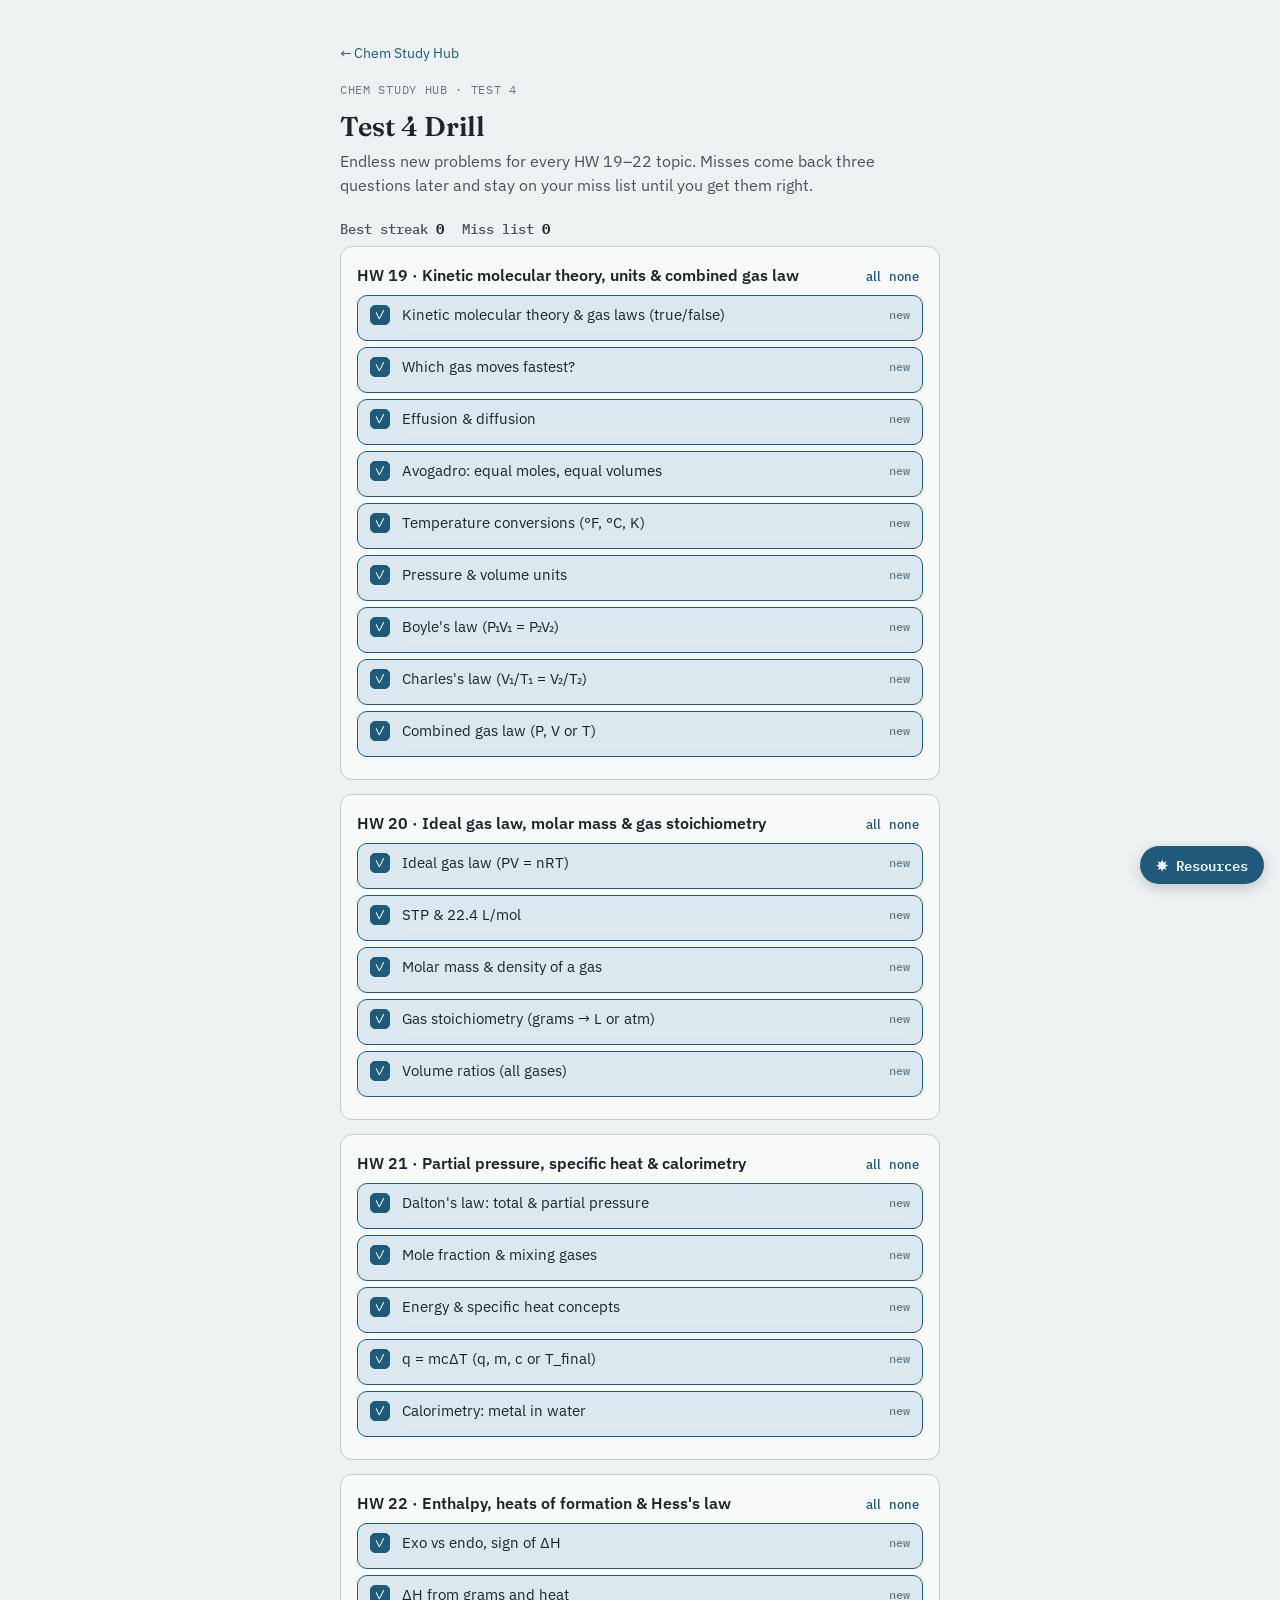
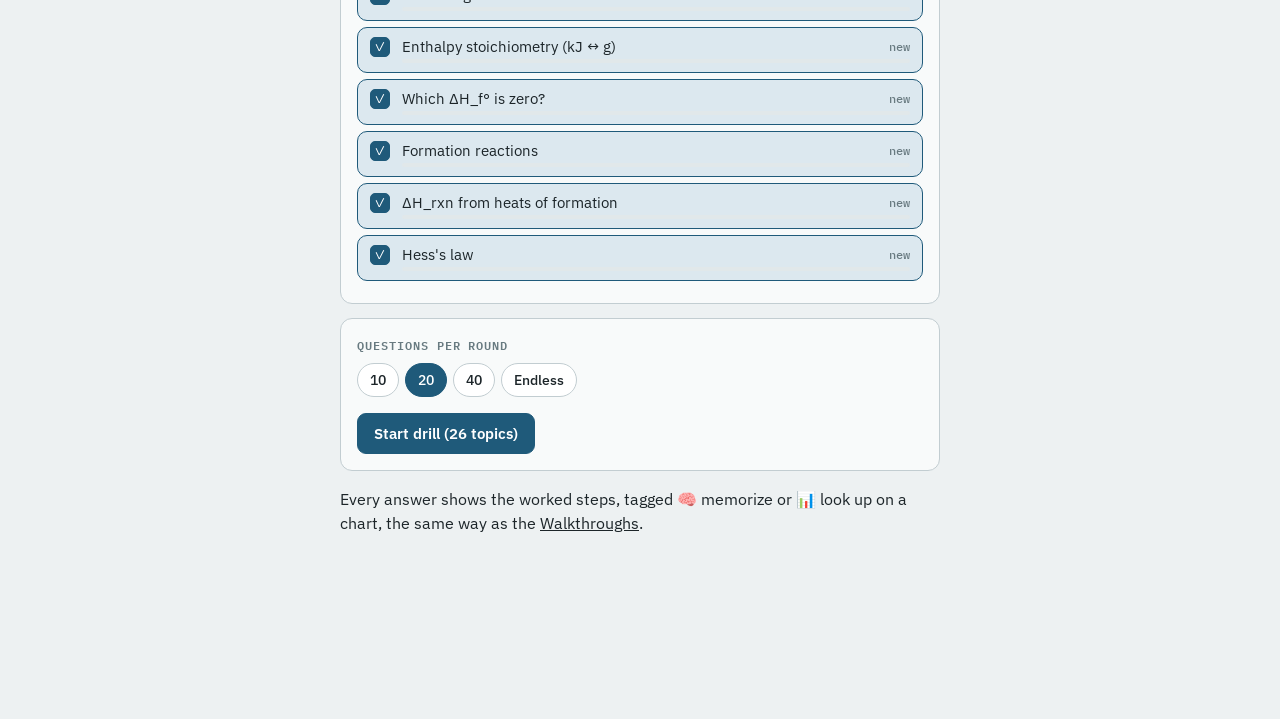
<file: drill4/index.html>
<!doctype html>
<html lang="en">
<head>
<meta charset="utf-8">
<meta name="viewport" content="width=device-width, initial-scale=1">
<title>Test 4 Drill — Chem Study Hub</title>
<link rel="stylesheet" href="../assets/style.css">
<link rel="stylesheet" href="../assets/core.css">
<style>
  .tag{display:inline-flex;align-items:center;gap:4px;font:500 11px/1 'IBM Plex Mono',monospace;letter-spacing:.03em;text-transform:uppercase;padding:4px 7px;border-radius:999px;white-space:nowrap;vertical-align:1px;margin-right:6px}
  .tag.mem{background:var(--pink-wash);color:#7A4310}
  .tag.chart{background:var(--violet-wash);color:var(--violet-deep)}
  .tag.both{background:linear-gradient(90deg,var(--pink-wash) 50%,var(--violet-wash) 50%);color:var(--ink)}
  .tag.math{background:var(--paper-raised);color:var(--ink-soft)}
  .panel{background:#F8FAFA;border:1px solid var(--rule);border-radius:12px;padding:16px;margin:0 0 14px}
  .hwhead{display:flex;justify-content:space-between;align-items:baseline;margin:0 0 8px}
  .hwhead h2{font:600 16px 'IBM Plex Sans',sans-serif;margin:0}
  .mini{font:500 13px 'IBM Plex Sans',sans-serif;background:none;border:0;color:var(--violet);cursor:pointer;padding:2px 4px}
  .topic{display:grid;grid-template-columns:22px 1fr auto;gap:2px 10px;align-items:center;width:100%;text-align:left;background:#fff;border:1px solid var(--rule);border-radius:10px;padding:9px 12px;margin:0 0 6px;font:15px 'IBM Plex Sans',sans-serif;color:var(--ink);cursor:pointer}
  .topic[aria-pressed="true"]{border-color:var(--violet);background:var(--violet-wash)}
  .topic .box{width:20px;height:20px;border-radius:5px;border:1.5px solid var(--rule);display:grid;place-items:center;font-size:13px;background:#fff}
  .topic[aria-pressed="true"] .box{background:var(--violet);border-color:var(--violet);color:#fff}
  .topic .acc{font:500 12px 'IBM Plex Mono',monospace;color:var(--sage)}
  .topic .meter{grid-column:2/4;height:4px;border-radius:99px;background:var(--paper-raised);overflow:hidden}
  .topic .meter i{display:block;height:100%;background:var(--good)}
  .seg{display:flex;flex-wrap:wrap;gap:6px}
  .seg button{font:500 14px 'IBM Plex Sans',sans-serif;border:1px solid var(--rule);background:#fff;color:var(--ink);padding:7px 12px;border-radius:999px;cursor:pointer}
  .seg button[aria-pressed="true"]{background:var(--violet);border-color:var(--violet);color:#fff}
  .row{display:flex;flex-wrap:wrap;gap:8px;align-items:center}
  .btn{font:600 15px 'IBM Plex Sans',sans-serif;border:1px solid var(--violet);background:var(--violet);color:#fff;padding:10px 16px;border-radius:9px;cursor:pointer;text-decoration:none}
  .btn.ghost{background:#fff;color:var(--violet)}
  .btn:disabled{opacity:.45;cursor:default}
  .lbl{font:600 12px 'IBM Plex Mono',monospace;letter-spacing:.08em;text-transform:uppercase;color:var(--sage);margin:14px 0 8px}
  .stats{display:flex;flex-wrap:wrap;gap:6px 18px;font:500 14px 'IBM Plex Mono',monospace;color:var(--ink-soft);margin:6px 0 8px}
  .stats b{color:var(--ink)}
  .qcard{background:#F8FAFA;border:1px solid var(--rule);border-radius:12px;padding:16px}
  .chip{display:inline-block;font:600 11px 'IBM Plex Mono',monospace;letter-spacing:.06em;text-transform:uppercase;background:var(--violet-wash);color:var(--violet-deep);padding:4px 8px;border-radius:5px}
  .retry{display:inline-block;font:600 11px 'IBM Plex Mono',monospace;background:var(--pink-wash);color:#7A4310;padding:4px 8px;border-radius:5px;margin-left:6px}
  .prompt{font-size:17px;line-height:1.5;margin:12px 0 6px}
  .given{font-size:14px;color:var(--ink-soft);margin:0 0 10px}
  .opts{display:grid;gap:8px;margin:12px 0 0}
  .opt{display:flex;gap:10px;align-items:flex-start;text-align:left;width:100%;background:#fff;border:1.5px solid var(--rule);border-radius:10px;padding:11px 12px;font:15px/1.45 'IBM Plex Sans',sans-serif;color:var(--ink);cursor:pointer}
  .opt .k{font:600 12px 'IBM Plex Mono',monospace;color:var(--violet);min-width:1.2em;padding-top:2px}
  .opt:hover:not(:disabled){border-color:var(--violet)}
  .opt.right{border-color:var(--good);background:var(--good-wash)}
  .opt.wrong{border-color:var(--red);background:var(--red-wash)}
  .opt:disabled{cursor:default}
  .typed{display:flex;gap:8px;margin:12px 0 0;flex-wrap:wrap}
  .typed input{flex:1 1 200px;font:17px 'IBM Plex Mono',monospace;padding:10px 12px;border:1.5px solid var(--rule);border-radius:9px;background:#fff;color:var(--ink)}
  .typed input:focus{outline:none;border-color:var(--violet)}
  .unit{align-self:center;font:500 15px 'IBM Plex Mono',monospace;color:var(--ink-soft)}
  .fb{margin:14px 0 0;padding:12px 14px;border-radius:10px}
  .fb.ok{background:var(--good-wash);color:#1C4D31}
  .fb.no{background:var(--red-wash);color:#5E2222}
  .fb .head{font-weight:600}
  ol.steps{margin:12px 0 0;padding:0;list-style:none;counter-reset:s}
  ol.steps li{counter-increment:s;position:relative;padding:8px 0 8px 32px;border-top:1px dashed var(--rule);font-size:15px}
  ol.steps li:first-child{border-top:0}
  ol.steps li::before{content:counter(s);position:absolute;left:0;top:8px;width:22px;height:22px;border-radius:50%;background:var(--violet-wash);color:var(--violet-deep);font:600 12px/22px 'IBM Plex Mono',monospace;text-align:center}
  .kbd{font:12px 'IBM Plex Mono',monospace;color:var(--sage);margin-top:10px}
  .done-big{font:600 34px 'Fraunces',serif;margin:4px 0}
  /* factor-label chains: stacked fractions, cancelled units struck through */
  .fl{display:inline;line-height:2.7}
  .frac{display:inline-flex;flex-direction:column;align-items:center;vertical-align:middle;margin:2px 3px;line-height:1.3;font-size:.92em;white-space:nowrap}
  .frac .ft{border-bottom:1.5px solid currentColor;padding:0 4px 2px}
  .frac .fb{padding:2px 4px 0}
  .frac .po,.frac .sl,.sep{display:none}
  .fl s{text-decoration-thickness:1.5px;text-decoration-color:#b4322a;opacity:.75}
</style>
</head>
<body>
<div class="wrap">
  <div class="quiz-head">
    <a class="back-link" href="../index.html">&larr; Chem Study Hub</a>
    <p class="site-mark">CHEM STUDY HUB &middot; TEST 4</p>
    <h1 class="quiz-title">Test 4 Drill</h1>
    <p class="quiz-sub">Endless new problems for every HW 19–22 topic. Misses come back three questions later and stay on your miss list until you get them right.</p>
  </div>
  <div id="app"><p class="note">Loading…</p></div>
</div>
<script src="engine.js"></script>
<script src="../assets/chem-core.js"></script>
<script>
/* Test 4 Drill. Checkpoint/resume: settings, the round in progress (including the question on screen), the miss list,
   per-topic accuracy and best streak are saved in this browser after every answer (chem-drill4-v1). */
(function () {
  const KEY = 'chem-drill4-v1', D = Drill4, $ = id => document.getElementById(id), app = $('app');
  const HWS = [[19, 'HW 19 · Kinetic molecular theory, units & combined gas law'], [20, 'HW 20 · Ideal gas law, molar mass & gas stoichiometry'], [21, 'HW 21 · Partial pressure, specific heat & calorimetry'], [22, 'HW 22 · Enthalpy, heats of formation & Hess\'s law']];
  const TAG = { mem: ['mem', '🧠 Memorize'], chart: ['chart', '📊 Chart'], both: ['both', '🧠📊 Both'], '': ['math', 'Work'] };
  const tag = t => { const [c, l] = TAG[t || '']; return `<span class="tag ${c}">${l}</span>`; };
  const esc = s => String(s).replace(/[&<>"]/g, c => ({ '&': '&amp;', '<': '&lt;', '>': '&gt;', '"': '&quot;' }[c]));
  const L = 'abcdefghij';
  let st = {};
  try { st = JSON.parse(localStorage.getItem(KEY) || '{}') || {}; } catch (e) {}
  st = Object.assign({ topics: D.TOPICS.map(t => t.id), size: '20', run: null, misses: [], stats: {}, best: 0 }, st);
  { const known = st.known || st.topics.slice(); D.TOPICS.forEach(t => { if (!known.includes(t.id) && !st.topics.includes(t.id)) st.topics.push(t.id); }); st.known = D.TOPICS.map(t => t.id); }   // new topics start switched on
  const save = () => { try { localStorage.setItem(KEY, JSON.stringify(st)); } catch (e) {} };
  const tname = id => (D.TOPICS.find(t => t.id === id) || {}).label || id;
  Chem.resources('../assets/');

  /* ---------- setup ---------- */
  function setup() {
    const r = st.run;
    let h = '';
    if (r && !r.over) h += `<div class="panel row" style="justify-content:space-between"><span><b>Round in progress</b> &middot; ${r.n} of ${r.goal === 0 ? '∞' : r.goal} &middot; ${r.right} right</span><span class="row"><button class="btn" id="resume">Resume</button><button class="btn ghost" id="drop">Discard</button></span></div>`;
    h += `<div class="stats"><span>Best streak <b>${st.best}</b></span><span>Miss list <b>${st.misses.length}</b></span></div>`;
    for (const [hw, title] of HWS) {
      const ts = D.TOPICS.filter(t => t.hw === hw);
      h += `<div class="panel"><div class="hwhead"><h2>${title}</h2><span><button class="mini" data-hwall="${hw}">all</button><button class="mini" data-hwnone="${hw}">none</button></span></div>`;
      h += ts.map(t => {
        const s = st.stats[t.id], on = st.topics.includes(t.id), pct = s && s.seen ? Math.round(100 * s.right / s.seen) : null;
        return `<button type="button" class="topic" data-t="${t.id}" aria-pressed="${on}"><span class="box">${on ? '✓' : ''}</span><span>${esc(t.label)}</span><span class="acc">${pct === null ? 'new' : pct + '% of ' + s.seen}</span><span class="meter"><i style="width:${pct || 0}%"></i></span></button>`;
      }).join('') + '</div>';
    }
    h += `<div class="panel"><p class="lbl" style="margin-top:0">Questions per round</p><div class="seg" id="size">${[['10', '10'], ['20', '20'], ['40', '40'], ['0', 'Endless']].map(([v, t]) => `<button type="button" data-v="${v}" aria-pressed="${st.size === v}">${t}</button>`).join('')}</div>
      <div class="row" style="margin-top:16px"><button class="btn" id="start" ${st.topics.length ? '' : 'disabled'}>Start drill (${st.topics.length} topic${st.topics.length === 1 ? '' : 's'})</button>
      ${st.misses.length ? `<button class="btn ghost" id="missBtn">Practice my misses (${st.misses.length})</button><button class="mini" id="clearMiss">clear miss list</button>` : ''}</div></div>
      <p class="note">Every answer shows the worked steps, tagged 🧠 memorize or 📊 look up on a chart, the same way as the <a href="../walkthrough/index.html">Walkthroughs</a>.</p>`;
    app.innerHTML = h;
    app.onclick = e => {
      const t = e.target.closest('[data-t]'), all = e.target.closest('[data-hwall]'), none = e.target.closest('[data-hwnone]'), sz = e.target.closest('#size button');
      if (t) { const id = t.dataset.t; st.topics = st.topics.includes(id) ? st.topics.filter(x => x !== id) : st.topics.concat(id); }
      else if (all) { const hw = +all.dataset.hwall; st.topics = [...new Set(st.topics.concat(D.TOPICS.filter(x => x.hw === hw).map(x => x.id)))]; }
      else if (none) { const hw = +none.dataset.hwnone; st.topics = st.topics.filter(id => D.TOPICS.find(x => x.id === id).hw !== hw); }
      else if (sz) st.size = sz.dataset.v;
      else if (e.target.id === 'start') return begin('topics');
      else if (e.target.id === 'missBtn') return begin('misses');
      else if (e.target.id === 'resume') return run();
      else if (e.target.id === 'drop') { st.run = null; }
      else if (e.target.id === 'clearMiss') { st.misses = []; }
      else return;
      save(); setup();
    };
  }

  /* ---------- a round ---------- */
  function begin(mode) {
    const goal = mode === 'misses' ? st.misses.length : +st.size;
    st.run = { mode, goal, n: 0, right: 0, streak: 0, queue: mode === 'misses' ? st.misses.map(q => ({ q, due: 0 })) : [], q: null, answered: false, last: null, per: {}, input: '' };
    next(); save(); run();
  }
  function next() {
    const r = st.run;
    if (r.goal && r.n >= r.goal) { r.over = true; r.q = null; return; }
    const dueI = r.queue.findIndex(x => x.due <= r.n);
    if (dueI >= 0) { r.q = Object.assign({}, r.queue.splice(dueI, 1)[0].q, { retry: true }); }
    else if (r.mode === 'misses') { r.over = true; r.q = null; return; }
    else {
      let q, tries = 0;
      do { q = D.make(st.topics[Math.floor(Math.random() * st.topics.length)]); } while (r.last && q.key === r.last && tries++ < 10);
      r.q = q;
    }
    r.answered = false; r.input = ''; r.last = r.q.key;
  }
  function bar(r) {
    const pct = r.goal ? Math.round(100 * r.n / r.goal) : Math.min(100, r.n % 20 * 5);
    return `<div class="score-bar"><div class="score-row"><span>${r.goal ? `question <b>${Math.min(r.n + (r.answered ? 0 : 1), r.goal)}</b> of ${r.goal}` : `<b>${r.n}</b> answered`} &middot; <b>${r.right}</b> right</span><span class="num-correct">streak ${r.streak} &middot; best ${Math.max(st.best, r.streak)}</span></div>
      <div class="progress-track" role="progressbar" aria-label="Round progress" aria-valuenow="${pct}"><div class="progress-fill" style="width:${pct}%"></div></div>
      <div class="row" style="justify-content:space-between;margin-top:6px"><span class="note">${r.queue.length ? r.queue.length + ' miss' + (r.queue.length > 1 ? 'es' : '') + ' coming back' : '&nbsp;'}</span><button class="restart-btn" id="quit">end round</button></div></div>`;
  }
  function run() {
    const r = st.run;
    if (!r) return setup();
    if (r.over) return summary();
    const q = r.q;
    let h = bar(r) + `<div class="qcard"><span class="chip">${esc(tname(q.topic))}</span>${q.retry ? '<span class="retry">missed earlier</span>' : ''}<p class="prompt">${q.prompt}</p>${q.given ? `<p class="given">${q.given}</p>` : ''}`;
    if (q.kind === 'mc') h += `<div class="opts">${q.opts.map((o, i) => `<button type="button" class="opt" data-i="${i}"><span class="k">${L[i]}</span><span>${o}</span></button>`).join('')}</div>`;
    else h += `<form class="typed" id="tf" autocomplete="off"><input id="ti" type="text" inputmode="${q.kind === 'num' || q.kind === 'int' ? 'decimal' : 'text'}" autocapitalize="off" spellcheck="false" placeholder="number only (e.g. 2.45 or -114.2)" value="${esc(r.input || '')}">${q.unit ? `<span class="unit">${q.unit}</span>` : ''}<button class="btn" type="submit">Check</button></form>`;
    h += '<div id="fb"></div></div><p class="kbd">Keys: ' + (q.kind === 'mc' ? 'a–' + L[q.opts.length - 1] + ' or 1–' + q.opts.length + ' to answer' : 'Enter to check') + ' &middot; Enter for the next question</p>';
    app.innerHTML = h;
    app.onclick = e => {
      if (e.target.id === 'quit') { r.over = true; r.q = null; save(); return summary(); }
      const o = e.target.closest('.opt'); if (o && !r.answered) answer(+o.dataset.i);
      if (e.target.id === 'nextBtn') go();
    };
    const tf = $('tf');
    if (tf) { tf.onsubmit = e => { e.preventDefault(); if (!r.answered) answer($('ti').value); else go(); }; $('ti').oninput = () => { r.input = $('ti').value; save(); }; if (!r.answered) $('ti').focus(); }
    if (r.answered) feedback();
  }
  function answer(input) {
    const r = st.run, q = r.q, res = D.check(q, input);
    if (res.msg && !res.ok && q.kind !== 'mc' && /readable|Type a number|formula I can/.test(res.msg)) { $('fb').innerHTML = `<div class="fb no">${esc(res.msg)}</div>`; return; }
    r.answered = true; r.ok = res.ok; r.input = String(input); r.n++;
    const s = st.stats[q.topic] || (st.stats[q.topic] = { seen: 0, right: 0 }); s.seen++;
    const pt = r.per[q.topic] || (r.per[q.topic] = { seen: 0, right: 0 }); pt.seen++;
    if (res.ok) {
      r.right++; r.streak++; s.right++; pt.right++; if (r.streak > st.best) st.best = r.streak;
      st.misses = st.misses.filter(m => m.key !== q.key);
    } else {
      r.streak = 0;
      const clean = Object.assign({}, q); delete clean.retry;
      if (!r.queue.some(x => x.q.key === q.key)) r.queue.push({ q: clean, due: r.n + 3 });
      if (!st.misses.some(m => m.key === q.key)) { st.misses.unshift(clean); st.misses = st.misses.slice(0, 60); }
    }
    save(); run();
  }
  function feedback() {
    const r = st.run, q = r.q;
    if (q.kind === 'mc') app.querySelectorAll('.opt').forEach(b => { const i = +b.dataset.i; b.disabled = true; if (i === q.correct) b.classList.add('right'); else if (String(i) === String(r.input)) b.classList.add('wrong'); });
    else { const i = $('ti'); i.readOnly = true; i.value = r.input; }
    $('fb').innerHTML = `<div class="fb ${r.ok ? 'ok' : 'no'}"><span class="head">${r.ok ? 'Right!' : 'Not quite.'}</span> Answer: <b>${q.display}</b>${r.ok ? '' : ' &middot; it comes back in 3 questions'}</div>
      <ol class="steps">${q.steps.map(([t, s]) => `<li>${tag(t)}${s}</li>`).join('')}</ol>
      <div class="row" style="margin-top:12px"><button class="btn" id="nextBtn">${r.goal && r.n >= r.goal && !r.queue.some(x => x.due <= r.n) ? 'See results' : 'Next question'}</button></div>`;
    const nb = $('nextBtn'); if (nb) nb.focus();
  }
  function go() { next(); save(); run(); window.scrollTo(0, 0); }
  function summary() {
    const r = st.run; if (!r) return setup();
    const pct = r.n ? Math.round(100 * r.right / r.n) : 0;
    app.innerHTML = `<div class="panel"><p class="lbl" style="margin-top:0">Round finished</p><p class="done-big">${r.right} / ${r.n}</p><p>${pct}% right &middot; best streak ever ${st.best}</p>
      ${Object.keys(r.per).length ? '<ul>' + Object.entries(r.per).map(([t, s]) => `<li>${esc(tname(t))}: ${s.right}/${s.seen}</li>`).join('') + '</ul>' : ''}
      <div class="row" style="margin-top:12px"><button class="btn" id="again">New round</button>${st.misses.length ? `<button class="btn ghost" id="miss2">Practice my misses (${st.misses.length})</button>` : ''}<button class="btn ghost" id="home">Settings</button></div></div>`;
    app.onclick = e => {
      if (e.target.id === 'again') { st.run = null; begin('topics'); }
      else if (e.target.id === 'miss2') { st.run = null; begin('misses'); }
      else if (e.target.id === 'home') { st.run = null; save(); setup(); }
    };
  }
  document.addEventListener('keydown', e => {
    const r = st.run; if (!r || r.over || !r.q || /input|textarea/i.test((e.target.tagName || '')) && !r.answered) return;
    if (e.key === 'Enter' && r.answered) { e.preventDefault(); go(); return; }
    if (r.answered || r.q.kind !== 'mc') return;
    let i = '123456789'.indexOf(e.key); if (i < 0) i = L.indexOf(e.key.toLowerCase());
    if (i >= 0 && i < r.q.opts.length) answer(i);
  });

  if (st.run && !st.run.over && location.hash === '#run') run(); else setup();
})();
</script>
</body>
</html>
</file>
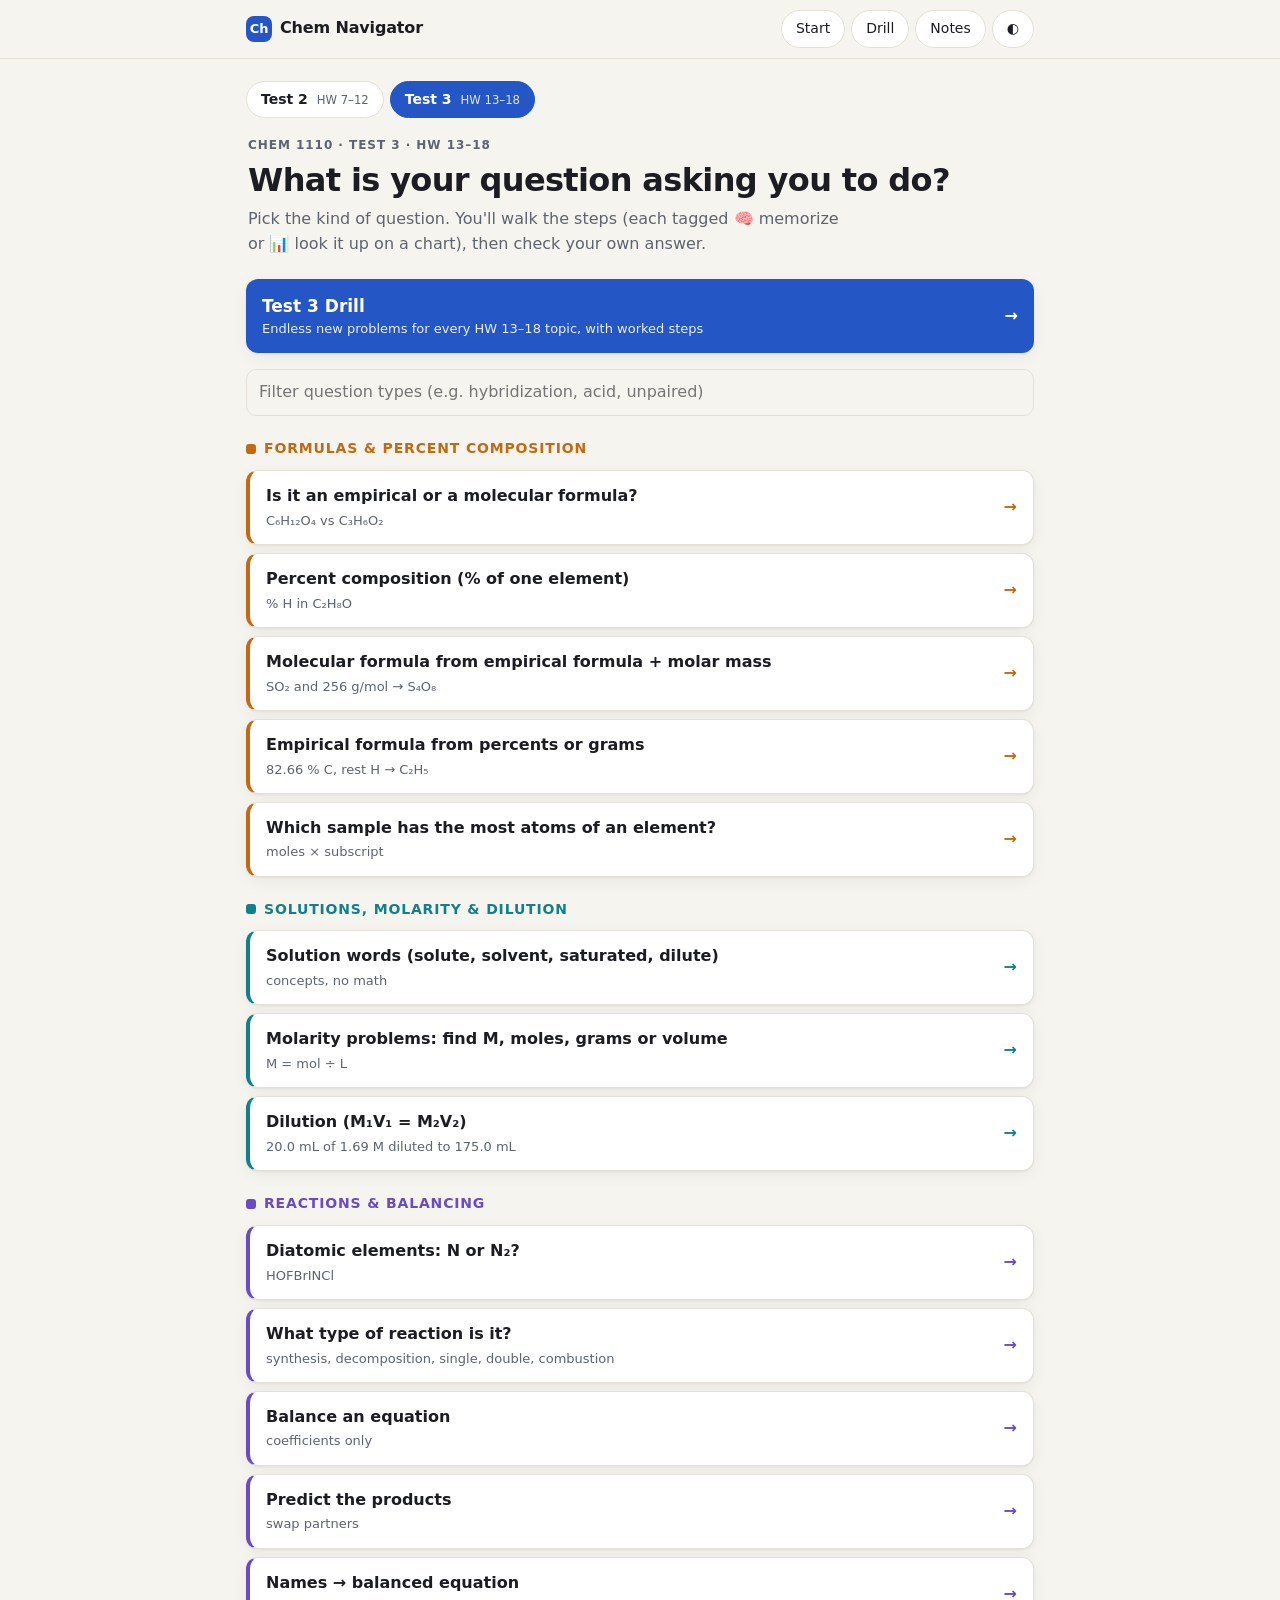
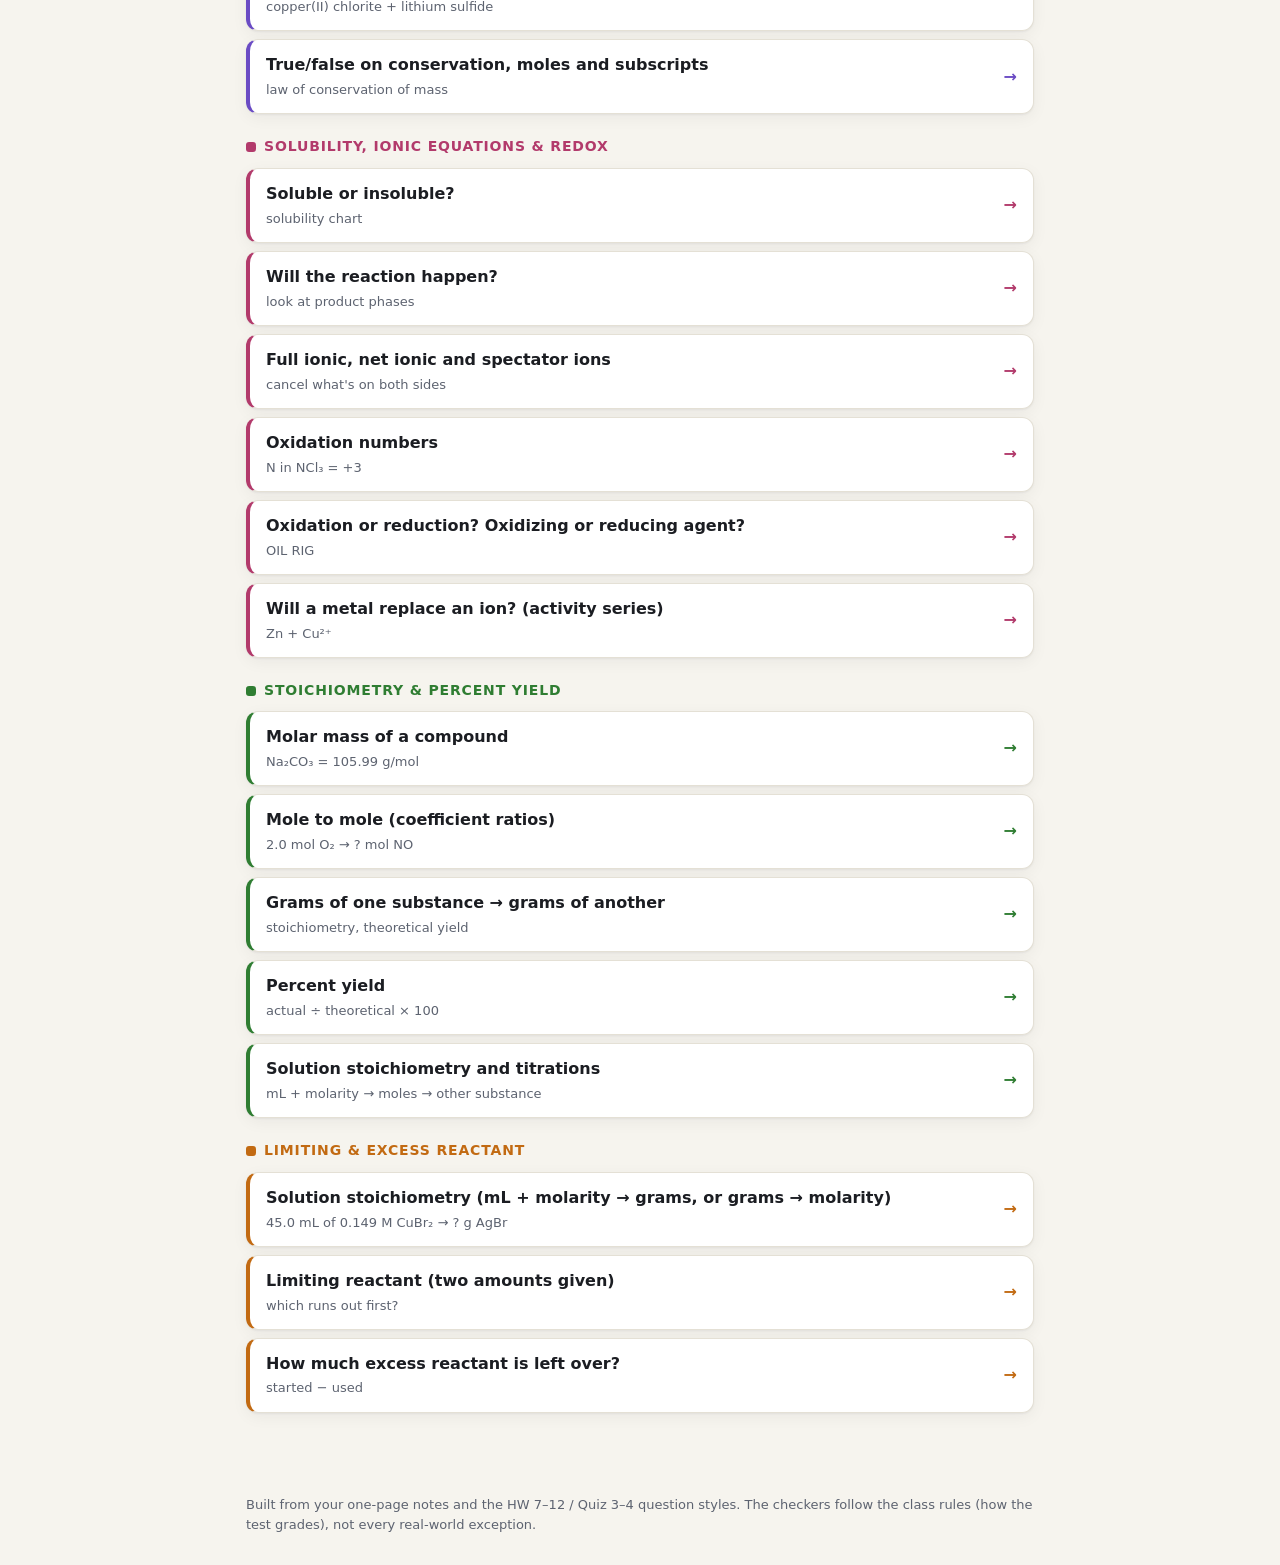
<file: navigator/index.html>
<!doctype html>
<html lang="en">
<head>
<meta charset="utf-8">
<meta name="viewport" content="width=device-width, initial-scale=1">
<title>Chem Navigator</title>
<meta name="description" content="Flowchart study aid for CHEM 1110 Tests 2 and 3 (HW 7–16): pick the question type, follow the steps, check your answer.">
<style>
:root{
  --bg:#f6f4ee; --card:#ffffff; --ink:#1b1d22; --muted:#5d6370; --line:#e4e0d5; --soft:#f0ede4;
  --accent:#2457c5; --accent-soft:#e7eefc; --ok:#1c6b3c; --ok-bg:#e6f5ec; --bad:#a12a2a; --bad-bg:#fcebea;
  --warn-bg:#fff5df; --warn-ink:#6f4a00;
  --light:#c26a12; --elec:#6a4bc4; --table:#11808a; --name:#b23a6b; --bond:#2f7d32;
  --radius:14px; --shadow:0 1px 2px rgba(20,20,30,.05),0 4px 16px rgba(20,20,30,.05);
  --mono:ui-monospace,SFMono-Regular,Menlo,Consolas,monospace;
}
@media (prefers-color-scheme: dark){
  :root:not([data-theme="light"]){
    --bg:#131519; --card:#1c1f25; --ink:#e9eaee; --muted:#9ba1ad; --line:#2e323a; --soft:#23272e;
    --accent:#7aa2ff; --accent-soft:#1e2a45; --ok:#8fe0ae; --ok-bg:#15301f; --bad:#f4a3a3; --bad-bg:#3a1c1c;
    --warn-bg:#352a12; --warn-ink:#f1cf86;
    --light:#f0a052; --elec:#a891ff; --table:#4cc3cc; --name:#f07aa8; --bond:#7cd07f;
    --shadow:none;
  }
}
:root[data-theme="dark"]{
  --bg:#131519; --card:#1c1f25; --ink:#e9eaee; --muted:#9ba1ad; --line:#2e323a; --soft:#23272e;
  --accent:#7aa2ff; --accent-soft:#1e2a45; --ok:#8fe0ae; --ok-bg:#15301f; --bad:#f4a3a3; --bad-bg:#3a1c1c;
  --warn-bg:#352a12; --warn-ink:#f1cf86;
  --light:#f0a052; --elec:#a891ff; --table:#4cc3cc; --name:#f07aa8; --bond:#7cd07f; --shadow:none;
}
*{box-sizing:border-box}
html{-webkit-text-size-adjust:100%}
body{margin:0;background:var(--bg);color:var(--ink);font:16px/1.55 system-ui,-apple-system,"Segoe UI",Roboto,Helvetica,Arial,sans-serif}
a{color:var(--accent)}
code{font-family:var(--mono);font-size:.92em;background:var(--soft);padding:1px 5px;border-radius:5px}
header.top{position:sticky;top:0;z-index:5;background:color-mix(in srgb,var(--bg) 88%,transparent);backdrop-filter:blur(8px);border-bottom:1px solid var(--line)}
header.top .in{max-width:820px;margin:0 auto;padding:10px 16px;display:flex;align-items:center;gap:10px}
.brand{font-weight:700;text-decoration:none;color:var(--ink);letter-spacing:-.01em;display:flex;align-items:center;gap:8px}
.brand .mark{width:26px;height:26px;border-radius:8px;background:var(--accent);color:#fff;display:grid;place-items:center;font-size:13px}
header.top nav{margin-left:auto;display:flex;gap:6px}
.btn{display:inline-flex;align-items:center;gap:6px;border:1px solid var(--line);background:var(--card);color:var(--ink);border-radius:999px;padding:7px 14px;font:inherit;font-size:14px;text-decoration:none;cursor:pointer}
.btn:hover{border-color:var(--accent)}
.btn.ghost{background:transparent}
main{max-width:820px;margin:0 auto;padding:18px 16px 60px}
.hero{padding:18px 2px 8px}
.eyebrow{margin:0 0 6px;font-size:12px;font-weight:700;letter-spacing:.08em;text-transform:uppercase;color:var(--muted)}
h1{font-size:clamp(24px,5vw,32px);line-height:1.2;margin:0 0 8px;letter-spacing:-.02em;text-wrap:balance}
.lede{margin:0;color:var(--muted);max-width:60ch}
.search{margin:16px 0 8px}
.search input{width:100%}
.group{margin:22px 0}
.group h2{font-size:14px;letter-spacing:.06em;text-transform:uppercase;margin:0 0 10px;color:var(--tc,var(--muted));display:flex;align-items:center;gap:8px}
.group h2::before{content:"";width:10px;height:10px;border-radius:3px;background:var(--tc,var(--muted))}
.tag-light{--tc:var(--light)} .tag-elec{--tc:var(--elec)} .tag-table{--tc:var(--table)} .tag-name{--tc:var(--name)} .tag-bond{--tc:var(--bond)}
.opts{display:grid;gap:8px}
.opt{display:grid;grid-template-columns:1fr auto;grid-template-areas:"t c" "h c";align-items:center;gap:2px 12px;padding:13px 16px;border:1px solid var(--line);border-left:4px solid var(--tc,var(--accent));background:var(--card);border-radius:12px;text-decoration:none;color:var(--ink);box-shadow:var(--shadow);transition:transform .08s,border-color .15s}
.opt:hover{border-color:var(--tc,var(--accent));transform:translateY(-1px)}
.opt:focus-visible{outline:3px solid var(--accent-soft);outline-offset:2px}
.opt-t{grid-area:t;font-weight:600}
.opt-h{grid-area:h;font-size:13px;color:var(--muted)}
.chev{grid-area:c;color:var(--tc,var(--accent));font-weight:700}
.trail{display:flex;flex-wrap:wrap;align-items:center;gap:4px 6px;font-size:13px;margin:4px 0 14px}
.crumb{text-decoration:none;padding:3px 10px;border-radius:999px;background:var(--soft);color:var(--ink);max-width:100%;overflow:hidden;text-overflow:ellipsis;white-space:nowrap}
a.crumb:hover{background:var(--accent-soft)}
.crumb.here{background:var(--accent);color:#fff}
.crumb.muted{background:transparent;color:var(--tc);font-weight:700;padding:3px 2px}
.sep{color:var(--muted)}
.card{background:var(--card);border:1px solid var(--line);border-radius:var(--radius);padding:20px;box-shadow:var(--shadow);margin-bottom:16px}
.node{border-top:5px solid var(--tc,var(--accent))}
.steps{margin:10px 0 0;padding-left:22px}
.steps li{margin:8px 0;padding-left:4px}
.watch{margin-top:16px;background:var(--warn-bg);color:var(--warn-ink);border-radius:10px;padding:12px 14px}
.watch strong{display:block;font-size:12px;letter-spacing:.06em;text-transform:uppercase;margin-bottom:4px}
.watch p{margin:4px 0}
.notes-link{margin:14px 0 0;font-size:14px}
.verdict{display:inline-block;font-weight:800;letter-spacing:.06em;padding:4px 12px;border-radius:8px;margin:0 0 6px}
.v-polar{color:var(--bad)} .verdict.v-polar{background:var(--bad-bg)}
.v-non{color:var(--ok)} .verdict.v-non{background:var(--ok-bg)}
.navrow{display:flex;gap:8px;flex-wrap:wrap}
.tool .eyebrow{color:var(--accent)}
.field{display:flex;flex-direction:column;gap:4px;font-size:13px;color:var(--muted);min-width:0}
.field span{font-weight:600}
input,select,textarea{font:inherit;font-size:16px;color:var(--ink);background:var(--bg);border:1px solid var(--line);border-radius:10px;padding:10px 12px;min-width:0;width:100%}
textarea{resize:vertical}
input:focus,select:focus,textarea:focus{outline:none;border-color:var(--accent);box-shadow:0 0 0 3px var(--accent-soft)}
input[readonly]{background:var(--soft)}
.grid2,.grid3,.grid4{display:grid;gap:10px;margin-bottom:8px}
.grid2{grid-template-columns:repeat(auto-fit,minmax(200px,1fr))}
.grid3{grid-template-columns:repeat(auto-fit,minmax(150px,1fr))}
.grid4{grid-template-columns:repeat(auto-fit,minmax(130px,1fr))}
fieldset.side{border:1px solid var(--line);border-radius:12px;padding:10px 12px 12px;margin:0;display:grid;gap:8px}
legend{font-size:13px;font-weight:700;color:var(--muted);padding:0 4px}
.hint{font-size:13px;color:var(--muted);margin:6px 0}
.center{text-align:center}
.res{margin-top:12px;border:1px solid var(--line);border-radius:12px;padding:14px 16px;background:var(--bg)}
.res p{margin:8px 0}
.res-ok{border-color:color-mix(in srgb,var(--ok) 40%,var(--line))}
.res-bad{border-color:color-mix(in srgb,var(--bad) 45%,var(--line));background:var(--bad-bg);color:var(--bad)}
.ans{display:flex;flex-direction:column;gap:2px;margin-bottom:6px}
.ans-l{font-size:13px;font-weight:700;color:var(--muted)}
.ans-v{font-size:clamp(20px,4.5vw,26px);font-weight:700;letter-spacing:-.01em;line-height:1.25;word-break:break-word}
.ans-s{font-size:13px;color:var(--muted)}
.duo{display:grid;grid-template-columns:repeat(auto-fit,minmax(150px,1fr));gap:12px}
.duo .ans{background:var(--card);border:1px solid var(--line);border-radius:10px;padding:10px 12px}
.why{margin:6px 0;padding-left:20px}
.why li{margin:5px 0}
.checks{list-style:none;padding:0;margin:8px 0}
.checks li{padding:6px 10px;border-radius:8px;margin:4px 0}
.checks .pass{background:var(--ok-bg);color:var(--ok)}
.checks .fail{background:var(--bad-bg);color:var(--bad);font-weight:600}
.res-bad .checks .pass{color:var(--ok)}
.lbl{font-size:12px;font-weight:700;letter-spacing:.06em;text-transform:uppercase;color:var(--muted);margin:14px 0 6px!important}
.stats{display:flex;flex-wrap:wrap;gap:6px;margin:8px 0}
.stats span{background:var(--card);border:1px solid var(--line);border-radius:8px;padding:5px 10px;font-size:14px}
.chips{display:flex;flex-wrap:wrap;gap:6px;margin:8px 0}
.chip{font:inherit;font-size:13px;border:1px solid var(--line);background:var(--card);color:var(--ink);border-radius:999px;padding:4px 11px;cursor:pointer}
button.chip:hover{border-color:var(--accent)}
.chip.static{cursor:default;font-size:15px;font-weight:600}
.chip.pri{background:var(--accent);color:#fff;border-color:var(--accent)}
.seg{display:inline-flex;border:1px solid var(--line);border-radius:999px;padding:3px;margin-bottom:10px;background:var(--bg);flex-wrap:wrap}
.seg button{font:inherit;font-size:14px;border:0;background:transparent;color:var(--muted);padding:6px 12px;border-radius:999px;cursor:pointer}
.seg button.on{background:var(--card);color:var(--ink);box-shadow:var(--shadow);font-weight:600;outline:1px solid var(--line)}
.orbs{display:flex;flex-wrap:wrap;gap:14px;margin:4px 0}
.orb{display:flex;flex-direction:column;align-items:center}
.boxes{display:flex}
.bx{width:34px;height:34px;border:1.5px solid var(--ink);display:grid;place-items:center;font-size:17px;letter-spacing:-2px;margin-left:-1.5px;background:var(--card)}
.bx:first-child{margin-left:0}
.orb-l{font-size:13px;margin-top:3px;color:var(--muted);font-weight:600}
.full{font-size:14px;color:var(--muted);word-break:break-word}
.cmp{font-weight:600;padding:6px 10px;border-radius:8px}
.cmp-ok{background:var(--ok-bg);color:var(--ok)} .cmp-bad{background:var(--bad-bg);color:var(--bad)}
.rankline{font-size:clamp(18px,4vw,22px);font-weight:700}
.rankline span{color:var(--muted);font-weight:400;margin:0 4px}
.twocol{display:grid;grid-template-columns:repeat(auto-fit,minmax(200px,1fr));gap:12px}
.rank{margin:4px 0;padding-left:0;list-style:none}
.spectrum{display:flex;flex-wrap:wrap;gap:4px;margin-top:10px}
.spectrum span{font-size:12px;padding:3px 8px;border-radius:6px;background:var(--soft);color:var(--muted)}
.spectrum span.on{background:var(--accent);color:#fff;font-weight:700}
.lewisbox{background:var(--card);border:1px solid var(--line);border-radius:12px;padding:8px}
svg.lewis{display:block;width:100%;max-width:340px;max-height:280px;margin:0 auto;color:var(--ink)}
svg.lewis line{stroke:currentColor;stroke-width:2;stroke-linecap:round}
svg.lewis .at{font:600 16px system-ui,sans-serif;fill:currentColor}
svg.lewis .dot{fill:currentColor}
svg.lewis .fc{font:700 10px system-ui,sans-serif;fill:var(--accent)}
svg.lewis .br{fill:none;stroke:currentColor;stroke-width:1.6}
svg.lewis .chg{font:600 13px system-ui,sans-serif;fill:currentColor}
.dotwrap{display:flex;gap:16px;align-items:center;flex-wrap:wrap}
.dotsvg{width:120px;height:120px;color:var(--ink);background:var(--card);border:1px solid var(--line);border-radius:12px}
.geo{margin-top:6px}
hr{border:0;border-top:1px solid var(--line);margin:18px 0}
.notes section{border-top:1px solid var(--line);padding-top:6px;margin-top:10px;scroll-margin-top:70px;border-radius:8px}
.notes h3{font-size:16px;margin:8px 0 4px}
.notes ul{margin:4px 0 8px;padding-left:20px}
.notes li{margin:3px 0}
.notes section.flash{animation:flash 2s ease}
@keyframes flash{0%,40%{background:var(--accent-soft)}100%{background:transparent}}

.btn.primary{background:var(--accent);border-color:var(--accent);color:#fff;font-weight:600}
.btn.primary:hover{filter:brightness(1.08)}
.btn.small{padding:4px 10px;font-size:13px}
.dim{color:var(--muted);font-weight:400}
.mono{font-family:var(--mono)}
.drillcta{display:flex;align-items:center;justify-content:space-between;gap:12px;margin:14px 0 4px;padding:14px 16px;border-radius:12px;background:var(--accent);color:#fff;text-decoration:none;box-shadow:var(--shadow)}
.drillcta b{display:block;font-size:17px}
.drillcta small{display:block;opacity:.9;font-size:13px}
.drillcta .chev{color:#fff}
.drillgrid{display:grid;gap:14px;grid-template-columns:repeat(auto-fit,minmax(300px,1fr));margin-top:10px}
.dcard{border-top:5px solid var(--tc);display:flex;flex-direction:column;gap:6px;margin:0}
.dcard h2{font-size:18px;margin:0 0 6px}
.dcard .btn.primary{align-self:flex-start;margin-top:10px}
.dcard .seg{display:grid;grid-template-columns:repeat(3,1fr);border-radius:12px;width:100%}
.dcard .seg button{border-radius:9px;font-size:13px;padding:7px 6px;line-height:1.25}
.togs{display:grid;gap:6px}
.togs.inline{grid-template-columns:repeat(auto-fit,minmax(150px,1fr))}
.tog{display:flex;align-items:flex-start;gap:10px;padding:8px 10px;border:1px solid var(--line);border-radius:10px;cursor:pointer;background:var(--bg)}
.tog input{width:18px;height:18px;margin:2px 0 0;accent-color:var(--accent);flex:none}
.tog span{font-size:14px;font-weight:600;color:var(--ink)}
.tog small{display:block;font-weight:400;color:var(--muted);font-size:12px}
.ref summary{cursor:pointer;font-weight:600}
.refc{display:grid;gap:10px;margin-top:10px;grid-template-columns:repeat(auto-fit,minmax(220px,1fr))}
.refrow{border:1px solid var(--line);border-radius:10px;padding:8px 12px;background:var(--bg)}
.refrow p{margin:0 0 4px}
.refrow ul{margin:0;padding-left:18px;font-size:14px}
.scorebar{display:flex;flex-wrap:wrap;align-items:center;gap:6px 14px;margin:0 0 12px;font-size:14px}
.scorebar .btn{margin-left:auto}
.dq{border-top:5px solid var(--accent)}
.again{color:var(--bad)}
.qprompt{font-size:15px;color:var(--muted);margin:0 0 4px;font-weight:600}
.qbig{font-size:clamp(26px,7vw,40px);font-weight:700;letter-spacing:-.01em;line-height:1.2;margin:2px 0 6px;word-break:break-word}
.qbig.mono{font-family:inherit}
.mc{display:grid;gap:8px;margin-top:14px;grid-template-columns:repeat(auto-fit,minmax(170px,1fr))}
.mc button{font:inherit;font-size:15px;text-align:left;display:flex;gap:10px;align-items:center;padding:11px 12px;border:1px solid var(--line);border-radius:10px;background:var(--bg);color:var(--ink);cursor:pointer;min-height:48px}
.mc button:hover:not(:disabled){border-color:var(--accent)}
.mc button .k{flex:none;width:22px;height:22px;border-radius:6px;display:grid;place-items:center;font-size:12px;font-weight:700;background:var(--soft);color:var(--muted)}
.mc button:disabled{cursor:default;opacity:.55}
.mc button.right{opacity:1;border-color:var(--ok);background:var(--ok-bg);color:var(--ok);font-weight:700}
.mc button.wrong{opacity:1;border-color:var(--bad);background:var(--bad-bg);color:var(--bad);font-weight:700}
.ta{display:flex;gap:8px;flex-wrap:wrap;margin-top:14px}
.ta input{flex:1 1 220px;font-size:18px}
.ta input.ok{border-color:var(--ok);background:var(--ok-bg)}
.ta input.bad{border-color:var(--bad);background:var(--bad-bg)}
.ansv{font-size:18px}
#nextq{margin-top:6px}
.kbd{display:none}
@media (pointer:fine){.kbd{display:inline}}
.lwd summary{cursor:pointer;font-size:14px;color:var(--accent);margin:6px 0}
@media (max-width:520px){ header.top nav .btn{padding:6px 10px;font-size:13px} .mc{grid-template-columns:1fr 1fr} .mc button{font-size:14px;padding:10px} }
footer{max-width:820px;margin:0 auto;padding:0 16px 30px;color:var(--muted);font-size:13px}
@media (max-width:520px){
  .card{padding:16px}
  header.top .brand .full-name{display:none}
  .crumb{max-width:78vw}
}
@media (prefers-reduced-motion: reduce){ .opt{transition:none} .notes section.flash{animation:none} }
/* Test switch and Test 3 additions */
.testtabs{display:flex;gap:6px;margin:4px 0 0;flex-wrap:wrap}
.testtabs button{font:inherit;font-size:14px;font-weight:600;border:1px solid var(--line);background:var(--card);color:var(--ink);border-radius:999px;padding:7px 14px;cursor:pointer}
.testtabs button small{font-weight:400;color:var(--muted);margin-left:4px}
.testtabs button[aria-selected="true"]{background:var(--accent);border-color:var(--accent);color:#fff}
.testtabs button[aria-selected="true"] small{color:#fff;opacity:.85}
.tag-f13{--tc:var(--light)} .tag-s14{--tc:var(--table)} .tag-r15{--tc:var(--elec)} .tag-i16{--tc:var(--name)} .tag-y17{--tc:var(--bond)} .tag-l18{--tc:var(--light)}
.tg{display:inline-block;font:600 10.5px/1 var(--mono);letter-spacing:.03em;text-transform:uppercase;padding:4px 7px;border-radius:999px;margin-right:4px;vertical-align:1px;white-space:nowrap}
.tg-m{background:var(--warn-bg);color:var(--warn-ink)} .tg-c{background:var(--accent-soft);color:var(--accent)} .tg-b{background:linear-gradient(90deg,var(--warn-bg) 50%,var(--accent-soft) 50%);color:var(--ink)} .tg-w{background:var(--soft);color:var(--muted)}
.t3tab{border-collapse:collapse;margin:8px 0;font-size:14px;width:100%}
.t3tab th,.t3tab td{border-bottom:1px solid var(--line);padding:5px 8px;text-align:left}
.t3tab th{font-size:12px;color:var(--muted);text-transform:uppercase;letter-spacing:.04em}
.t3steps li{margin:7px 0}
.grid4{grid-template-columns:repeat(auto-fit,minmax(140px,1fr))}
  /* factor-label chains: stacked fractions, cancelled units struck through */
  .fl{display:inline;line-height:2.7}
  .frac{display:inline-flex;flex-direction:column;align-items:center;vertical-align:middle;margin:2px 3px;line-height:1.3;font-size:.92em;white-space:nowrap}
  .frac .ft{border-bottom:1.5px solid currentColor;padding:0 4px 2px}
  .frac .fb{padding:2px 4px 0}
  .frac .po,.frac .sl,.sep{display:none}
  .fl s{text-decoration-thickness:1.5px;text-decoration-color:#b4322a;opacity:.75}
</style>
</head>
<body>
<header class="top"><div class="in">
  <a class="brand" href="../index.html" title="Back to Chem Study Hub"><span class="mark">Ch</span><span>Chem <span class="full-name">Navigator</span></span></a>
  <nav><a class="btn" href="#/">Start</a><a class="btn" href="#/drill" id="drillNav">Drill</a><a class="btn" href="#/notes">Notes</a><button class="btn" id="theme" type="button" aria-label="Toggle dark mode">◐</button></nav>
</div></header>
<main id="app"></main>
<footer>Built from your one-page notes and the HW 7–12 / Quiz 3–4 question styles. The checkers follow the class rules (how the test grades), not every real-world exception.</footer>
<script src="../drill3/engine.js"></script>
<script src="test3.js"></script>
<script>
/* ================= CHEM ENGINE (follows CHEM 1110 class rules) ================= */
var EL_RAW = `H,hydrogen,1,1,2.20
He,helium,18,1,
Li,lithium,1,2,0.98
Be,beryllium,2,2,1.57
B,boron,13,2,2.04
C,carbon,14,2,2.55
N,nitrogen,15,2,3.04
O,oxygen,16,2,3.44
F,fluorine,17,2,3.98
Ne,neon,18,2,
Na,sodium,1,3,0.93
Mg,magnesium,2,3,1.31
Al,aluminum,13,3,1.61
Si,silicon,14,3,1.90
P,phosphorus,15,3,2.19
S,sulfur,16,3,2.58
Cl,chlorine,17,3,3.16
Ar,argon,18,3,
K,potassium,1,4,0.82
Ca,calcium,2,4,1.00
Sc,scandium,3,4,1.36
Ti,titanium,4,4,1.54
V,vanadium,5,4,1.63
Cr,chromium,6,4,1.66
Mn,manganese,7,4,1.55
Fe,iron,8,4,1.83
Co,cobalt,9,4,1.88
Ni,nickel,10,4,1.91
Cu,copper,11,4,1.90
Zn,zinc,12,4,1.65
Ga,gallium,13,4,1.81
Ge,germanium,14,4,2.01
As,arsenic,15,4,2.18
Se,selenium,16,4,2.55
Br,bromine,17,4,2.96
Kr,krypton,18,4,3.00
Rb,rubidium,1,5,0.82
Sr,strontium,2,5,0.95
Y,yttrium,3,5,1.22
Zr,zirconium,4,5,1.33
Nb,niobium,5,5,1.6
Mo,molybdenum,6,5,2.16
Tc,technetium,7,5,1.9
Ru,ruthenium,8,5,2.2
Rh,rhodium,9,5,2.28
Pd,palladium,10,5,2.20
Ag,silver,11,5,1.93
Cd,cadmium,12,5,1.69
In,indium,13,5,1.78
Sn,tin,14,5,1.96
Sb,antimony,15,5,2.05
Te,tellurium,16,5,2.1
I,iodine,17,5,2.66
Xe,xenon,18,5,2.6
Cs,cesium,1,6,0.79
Ba,barium,2,6,0.89
La,lanthanum,3,6,1.10
Ce,cerium,0,6,1.12
Pr,praseodymium,0,6,1.13
Nd,neodymium,0,6,1.14
Pm,promethium,0,6,
Sm,samarium,0,6,1.17
Eu,europium,0,6,
Gd,gadolinium,0,6,1.20
Tb,terbium,0,6,
Dy,dysprosium,0,6,1.22
Ho,holmium,0,6,1.23
Er,erbium,0,6,1.24
Tm,thulium,0,6,1.25
Yb,ytterbium,0,6,
Lu,lutetium,0,6,1.27
Hf,hafnium,4,6,1.3
Ta,tantalum,5,6,1.5
W,tungsten,6,6,2.36
Re,rhenium,7,6,1.9
Os,osmium,8,6,2.2
Ir,iridium,9,6,2.20
Pt,platinum,10,6,2.28
Au,gold,11,6,2.54
Hg,mercury,12,6,2.00
Tl,thallium,13,6,1.62
Pb,lead,14,6,2.33
Bi,bismuth,15,6,2.02
Po,polonium,16,6,2.0
At,astatine,17,6,2.2
Rn,radon,18,6,
Fr,francium,1,7,0.7
Ra,radium,2,7,0.9`;

var EL = {}, ELZ = [], EL_BY_NAME = {};
EL_RAW.trim().split('\n').forEach(function (line, i) {
  var f = line.split(',');
  var o = { Z: i + 1, sym: f[0], name: f[1], group: +f[2], period: +f[3], en: f[4] === '' ? null : +f[4] };
  EL[o.sym] = o; ELZ[o.Z] = o; EL_BY_NAME[o.name] = o;
});
EL_BY_NAME.aluminium = EL.Al; EL_BY_NAME.sulphur = EL.S; EL_BY_NAME.caesium = EL.Cs;

var METALLOIDS = { B: 1, Si: 1, Ge: 1, As: 1, Sb: 1, Te: 1 };
var NONMETALS = { H: 1, He: 1, C: 1, N: 1, O: 1, F: 1, Ne: 1, P: 1, S: 1, Cl: 1, Ar: 1, Se: 1, Br: 1, Kr: 1, I: 1, Xe: 1, At: 1, Rn: 1 };
var NOBLE_Z = [2, 10, 18, 36, 54, 86];

function kindOf(e) { if (METALLOIDS[e.sym]) return 'metalloid'; if (NONMETALS[e.sym]) return 'nonmetal'; return 'metal'; }
function isMetal(e) { return kindOf(e) === 'metal'; }
function posGroup(e) { return e.group === 0 ? 3 : e.group; }
function blockOf(e) { if (e.group === 0) return 'f'; if (e.sym === 'He' || e.group <= 2) return 's'; if (e.group <= 12) return 'd'; return 'p'; }
function familyOf(e) {
  if (e.sym === 'H') return 'hydrogen (nonmetal — sits in column 1 but is NOT an alkali metal)';
  if (e.group === 1) return 'alkali metal';
  if (e.group === 2) return 'alkaline earth metal';
  if (e.group === 0 || e.Z === 57) return 'lanthanide (inner transition metal)';
  if (e.group >= 3 && e.group <= 12) return 'transition metal';
  if (e.group === 17) return 'halogen';
  if (e.group === 18) return 'noble (inert) gas';
  return 'main-group ' + kindOf(e);
}
function aGroup(e) { if (e.group === 1 || e.group === 2) return e.group + 'A'; if (e.group >= 13) return (e.group - 10) + 'A'; return null; }
function valenceOf(e) { if (e.sym === 'He') return 2; if (e.group === 1 || e.group === 2) return e.group; if (e.group >= 13) return e.group - 10; return null; }
function stateOf(e) { if (/^(H|N|O|F|Cl|He|Ne|Ar|Kr|Xe|Rn)$/.test(e.sym)) return 'gas'; if (e.sym === 'Br' || e.sym === 'Hg') return 'liquid'; return 'solid'; }
function typicalCharge(e) {
  if (e.sym === 'H') return '+1 with nonmetals (covalent), −1 with metals (hydride)';
  if (e.group === 1) return '+1';
  if (e.group === 2) return '+2';
  if (e.sym === 'Al') return '+3';
  if (e.group === 18) return '0 (noble gases don\'t form ions)';
  if (e.group >= 3 && e.group <= 12 || e.group === 0) return 'varies (+1, +2, +3…) → Roman numeral in names';
  if (kindOf(e) === 'metal') return 'varies (metal) → Roman numeral in names';
  if (e.group === 14) return 'usually bonds covalently (±4 is rare)';
  if (e.group === 13) return 'bonds covalently (B)';
  if (e.group === 15) return '−3';
  if (e.group === 16) return '−2';
  if (e.group === 17) return '−1';
  return '—';
}

/* ---------- small helpers ---------- */
var SUP = { '0': '⁰', '1': '¹', '2': '²', '3': '³', '4': '⁴', '5': '⁵', '6': '⁶', '7': '⁷', '8': '⁸', '9': '⁹', '+': '⁺', '-': '⁻' };
function sup(s) { return String(s).split('').map(function (c) { return SUP[c] || c; }).join(''); }
function chargeStr(q) { if (!q) return ''; var m = Math.abs(q); return sup((m === 1 ? '' : m) + (q > 0 ? '+' : '-')); }
function speciesLabel(sym, q) { return sym + chargeStr(q); }
function gcd(a, b) { a = Math.abs(a); b = Math.abs(b); while (b) { var t = b; b = a % b; a = t; } return a; }
function lcm(a, b) { return a / gcd(a, b) * b; }
var ROMAN = ['', 'I', 'II', 'III', 'IV', 'V', 'VI', 'VII', 'VIII'];
var PREFIX = ['', 'mono', 'di', 'tri', 'tetra', 'penta', 'hexa', 'hepta', 'octa', 'nona', 'deca'];

/* ---------- numbers & sig figs ---------- */
var SUPREV = { '⁰': '0', '¹': '1', '²': '2', '³': '3', '⁴': '4', '⁵': '5', '⁶': '6', '⁷': '7', '⁸': '8', '⁹': '9', '⁺': '+', '⁻': '-' };
function parseNumber(str) {
  if (str == null) return null;
  var s = String(str).trim().replace(/[()]/g, '').replace(/[−–]/g, '-').replace(/[⁰-⁹⁺⁻¹²³]/g, function (c) { return SUPREV[c] || c; });
  s = s.replace(/\s+/g, '').replace(/[×X*]/g, 'x').replace(/,/g, '');
  var m = s.match(/^([+-]?(?:\d+\.?\d*|\.\d+))(?:(?:x10\^?|e)([+-]?\d+))?$/i);
  if (!m) return null;
  var mant = m[1], exp = m[2] ? +m[2] : 0;
  return { value: parseFloat(mant) * Math.pow(10, exp), sf: sigFigs(mant) };
}
function sigFigs(mant) {
  var m = mant.replace(/^[+-]/, '');
  if (m.indexOf('.') >= 0) { var d = m.replace('.', '').replace(/^0+/, ''); return Math.max(d.length, 1); }
  var t = m.replace(/^0+/, '').replace(/0+$/, ''); return Math.max(t.length, 1);
}
function fmtSci(v, sf) {
  if (!isFinite(v)) return { html: '—', typed: '—' };
  if (v === 0) return { html: '0', typed: '0' };
  var parts = v.toExponential(Math.max(sf, 1) - 1).split('e');
  var e = +parts[1];
  return { html: parts[0] + ' × 10<sup>' + e + '</sup>', typed: parts[0] + 'x10^' + e, mant: parts[0], exp: e };
}

/* ---------- LIGHT ---------- */
var H_PLANCK = 6.626e-34, C_LIGHT = 3.00e8;
var UNITS = {
  lambda: { m: 1, cm: 1e-2, mm: 1e-3, 'µm': 1e-6, nm: 1e-9, pm: 1e-12 },
  nu: { 'Hz (s⁻¹)': 1, kHz: 1e3, MHz: 1e6, GHz: 1e9 },
  E: { J: 1, kJ: 1e3 }
};
var QNAME = { lambda: 'wavelength λ', nu: 'frequency ν', E: 'energy E' };
var QSYM = { lambda: 'λ', nu: 'ν', E: 'E' };
var BASEU = { lambda: 'm', nu: 'Hz', E: 'J' };
function lightCalc(given, gUnit, valueStr, find, fUnit) {
  var n = parseNumber(valueStr);
  if (!n) return { error: 'Could not read that number. Try forms like 3.40x10^-9, 3.40e-9, or 2.73×10⁻².' };
  if (given === find) return { error: 'Pick a different quantity to find.' };
  var steps = [];
  var gSI = n.value * UNITS[given][gUnit];
  var shown = fmtSci(n.value, n.sf).html;
  if (UNITS[given][gUnit] !== 1) {
    steps.push('Convert to base units first: ' + shown + ' ' + gUnit + ' = <b>' + fmtSci(gSI, n.sf).html + ' ' + BASEU[given] + '</b> (1 ' + gUnit + ' = ' + fmtSci(UNITS[given][gUnit], 1).html + ' ' + BASEU[given] + ')');
  } else steps.push('Units already OK: ' + shown + ' ' + BASEU[given] + '.');
  var usesC = false, ans, formula;
  var key = given + '>' + find;
  switch (key) {
    case 'lambda>nu': ans = C_LIGHT / gSI; formula = 'No E → λν = c, so ν = c / λ'; usesC = true; break;
    case 'nu>lambda': ans = C_LIGHT / gSI; formula = 'No E → λν = c, so λ = c / ν'; usesC = true; break;
    case 'nu>E': ans = H_PLANCK * gSI; formula = 'E with ν → E = hν'; break;
    case 'E>nu': ans = gSI / H_PLANCK; formula = 'E with ν → E = hν, so ν = E / h'; break;
    case 'lambda>E': ans = H_PLANCK * C_LIGHT / gSI; formula = 'E with λ → E = hc / λ'; usesC = true; break;
    case 'E>lambda': ans = H_PLANCK * C_LIGHT / gSI; formula = 'E with λ → E = hc / λ, so λ = hc / E'; usesC = true; break;
  }
  steps.push('Pick the formula: <b>' + formula + '</b> (h = 6.626 × 10<sup>−34</sup> J·s' + (usesC ? ', c = 3.00 × 10<sup>8</sup> m/s' : '') + ')');
  var sf = Math.min(n.sf, usesC ? 3 : 4);
  steps.push('Result in base units: ' + fmtSci(ans, sf).html + ' ' + BASEU[find]);
  var out = ans / UNITS[find][fUnit];
  if (UNITS[find][fUnit] !== 1) steps.push('Convert to the unit asked for: ÷ ' + fmtSci(UNITS[find][fUnit], 1).html + ' → ' + fmtSci(out, sf).html + ' ' + fUnit);
  steps.push('Sig figs: your given value has ' + n.sf + '; ' + (usesC ? 'c has 3' : 'h has 4') + ' → answer gets <b>' + sf + '</b>.');
  var f = fmtSci(out, sf);
  return { steps: steps, answerHTML: f.html + ' ' + fUnit.replace(' (s⁻¹)', ''), typed: f.typed + ' ' + fUnit.replace(' (s⁻¹)', ''), sf: sf };
}

var SPECTRUM = [
  { k: 'radio', lo: 0, hi: 3e9 }, { k: 'microwave', lo: 3e9, hi: 3e11 }, { k: 'infrared', lo: 3e11, hi: 4.0e14 },
  { k: 'visible', lo: 4.0e14, hi: 7.9e14 }, { k: 'ultraviolet', lo: 7.9e14, hi: 3e16 }, { k: 'X-ray', lo: 3e16, hi: 3e19 }, { k: 'gamma', lo: 3e19, hi: Infinity }
];
function regionOfNu(nu) { for (var i = 0; i < SPECTRUM.length; i++) if (nu >= SPECTRUM[i].lo && nu < SPECTRUM[i].hi) return SPECTRUM[i].k; return 'gamma'; }
/* side: {mode:'region'|'lambda'|'nu'|'E', region, value, unit} -> representative frequency */
function sideToNu(side) {
  if (side.mode === 'region') {
    var idx = SPECTRUM.findIndex(function (r) { return r.k === side.region; });
    return { nu: null, rank: idx, label: side.region };
  }
  var n = parseNumber(side.value); if (!n) return { error: 'Could not read "' + side.value + '"' };
  var v = n.value * UNITS[side.mode][side.unit], nu;
  if (side.mode === 'nu') nu = v; else if (side.mode === 'lambda') nu = C_LIGHT / v; else nu = v / H_PLANCK;
  var reg = regionOfNu(nu);
  return { nu: nu, rank: SPECTRUM.findIndex(function (r) { return r.k === reg; }), label: fmtSci(n.value, n.sf).html + ' ' + side.unit.replace(' (s⁻¹)', ''), region: reg };
}
function compareWaves(a, b) {
  var A = sideToNu(a), B = sideToNu(b);
  if (A.error || B.error) return { error: A.error || B.error };
  var cmp;
  if (A.nu != null && B.nu != null) cmp = A.nu === B.nu ? 0 : (A.nu > B.nu ? 1 : -1);
  else cmp = A.rank === B.rank ? 0 : (A.rank > B.rank ? 1 : -1);
  return { A: A, B: B, cmp: cmp };
}

var RH = 2.18e-18;
function parseTransitions(str) {
  var re = /(\d+)\s*(?:-+>|→|to|,\s*to)\s*(\d+)/gi, m, out = [];
  while ((m = re.exec(str))) out.push({ from: +m[1], to: +m[2] });
  return out;
}
function transitionInfo(t) {
  var dE = RH * (1 / (t.to * t.to) - 1 / (t.from * t.from)); // + = absorbed
  var mag = Math.abs(dE);
  return { t: t, type: t.to > t.from ? 'absorption' : (t.to < t.from ? 'emission' : 'none'), dE: dE, mag: mag, lambdaNm: mag ? H_PLANCK * C_LIGHT / mag * 1e9 : Infinity };
}

/* ---------- QUANTUM NUMBERS ---------- */
var LLETTER = ['s', 'p', 'd', 'f'];
function parseL(v) { v = String(v).trim().toLowerCase(); var i = LLETTER.indexOf(v); if (i >= 0) return i; if (/^-?\d+$/.test(v)) return +v; return NaN; }
function parseHalf(v) {
  var s = String(v).trim().replace(/[−–]/g, '-').replace(/½/g, '1/2').replace(/\s/g, '');
  if (/^\+?1\/2$/.test(s) || /^\+?0?\.5$/.test(s)) return 0.5;
  if (/^-1\/2$/.test(s) || /^-0?\.5$/.test(s)) return -0.5;
  var x = parseFloat(s); return isNaN(x) ? NaN : x;
}
function checkQN(nS, lS, mlS, msS) {
  var n = +String(nS).trim(), l = parseL(lS), ml = +String(mlS).trim().replace(/[−–]/g, '-'), ms = parseHalf(msS);
  var r = [];
  r.push({ ok: Number.isInteger(n) && n >= 1, txt: 'n = ' + nS + ' → must be a whole number 1, 2, 3… (no 0).' });
  r.push({ ok: Number.isInteger(l) && l >= 0 && l <= n - 1, txt: 'ℓ = ' + lS + (Number.isInteger(l) && l <= 3 && l >= 0 ? ' (' + LLETTER[l] + ')' : '') + ' → must be 0 to n−1' + (Number.isInteger(n) && n >= 1 ? ' = 0–' + (n - 1) : '') + '. It can never equal n.' });
  r.push({ ok: Number.isInteger(ml) && Number.isInteger(l) && Math.abs(ml) <= l, txt: 'mℓ = ' + mlS + ' → must be a whole number from −ℓ to +ℓ' + (Number.isInteger(l) && l >= 0 ? ' (−' + l + ' to +' + l + ')' : '') + '.' });
  r.push({ ok: ms === 0.5 || ms === -0.5, txt: 'ms = ' + msS + ' → must be +½ or −½. Nothing else.' });
  return { checks: r, allowed: r.every(function (c) { return c.ok; }) };
}
function subshellInfo(str) {
  var s = String(str).trim().toLowerCase().replace(/\s/g, '');
  var m = s.match(/^(\d+)([spdfghi])$/);
  if (m) {
    var n = +m[1], l = 'spdfghi'.indexOf(m[2]);
    var exists = l <= n - 1 && l <= 3;
    return { kind: 'sub', label: n + m[2], n: n, l: l, exists: exists, orbitals: exists ? 2 * l + 1 : 0, electrons: exists ? 2 * (2 * l + 1) : 0 };
  }
  m = s.match(/^(?:n=)?(\d+)$/);
  if (m) {
    var nn = +m[1], subs = [];
    for (var k = 0; k < Math.min(nn, 4); k++) subs.push(nn + LLETTER[k] + ' (' + (2 * k + 1) + ' orb, ' + (4 * k + 2) + ' e)');
    return { kind: 'shell', n: nn, orbitals: nn * nn, electrons: 2 * nn * nn, subs: subs };
  }
  return { error: 'Type a subshell like 3p or 2f, or a shell like n=4.' };
}

/* ---------- ELECTRON CONFIGURATIONS (class rules) ---------- */
var ORDER = ['1s', '2s', '2p', '3s', '3p', '4s', '3d', '4p', '5s', '4d', '5p', '6s', '4f', '5d', '6p', '7s', '5f', '6d', '7p'];
var CAP = { s: 2, p: 6, d: 10, f: 14 };
function subN(sub) { return +sub[0]; }
function subL(sub) { return 'spdf'.indexOf(sub[1]); }
function aufbau(ne) {
  var cfg = {}, left = ne;
  for (var i = 0; i < ORDER.length && left > 0; i++) { var c = Math.min(CAP[ORDER[i][1]], left); cfg[ORDER[i]] = c; left -= c; }
  return cfg;
}
function neutralConfig(Z) {
  var cfg = aufbau(Z), e = ELZ[Z], note = null;
  if (e && (e.group === 6 || e.group === 11) && e.period >= 4) {
    var dSub = (e.period - 1) + 'd', sSub = e.period + 's';
    if ((cfg[dSub] === 4 || cfg[dSub] === 9) && cfg[sSub] === 2) {
      cfg[sSub] = 1; cfg[dSub] += 1;
      note = 'Exception (d⁴/d⁹ rule): one ' + sSub + ' electron jumps into ' + dSub + ' to make it ' + (cfg[dSub] === 5 ? 'half-filled (d⁵)' : 'full (d¹⁰)') + '.';
    }
  }
  return { cfg: cfg, note: note };
}
function removalOrderKey(sub) { return subN(sub) * 10 + subL(sub); }
function ionConfig(Z, q) {
  var base = neutralConfig(Z), cfg = Object.assign({}, base.cfg), ne = Z - q, steps = [];
  if (ne < 0) return { error: 'That charge removes more electrons than the atom has.' };
  if (q > 0) {
    for (var k = 0; k < q; k++) {
      var best = null;
      Object.keys(cfg).forEach(function (s) { if (cfg[s] > 0 && (best === null || removalOrderKey(s) > removalOrderKey(best))) best = s; });
      if (!best) break;
      cfg[best]--; steps.push(best);
      if (cfg[best] === 0) delete cfg[best];
    }
  } else if (q < 0) {
    for (var j = 0; j < -q; j++) {
      for (var i = 0; i < ORDER.length; i++) { var s2 = ORDER[i]; if ((cfg[s2] || 0) < CAP[s2[1]]) { cfg[s2] = (cfg[s2] || 0) + 1; steps.push(s2); break; } }
    }
  }
  return { cfg: cfg, neutral: base.cfg, note: base.note, removed: q > 0 ? steps : [], added: q < 0 ? steps : [], electrons: ne };
}
function cfgString(cfg, skip) {
  return ORDER.filter(function (s) { return cfg[s] > 0 && !(skip && skip[s]); }).map(function (s) { return s + sup(cfg[s]); }).join(' ');
}
function cfgHTML(cfg, skip) {
  return ORDER.filter(function (s) { return cfg[s] > 0 && !(skip && skip[s]); }).map(function (s) { return s + '<sup>' + cfg[s] + '</sup>'; }).join(' ');
}
function nobleCore(cfg) {
  for (var i = NOBLE_Z.length - 1; i >= 0; i--) {
    var ncfg = aufbau(NOBLE_Z[i]), ok = true;
    for (var s in ncfg) if (cfg[s] !== ncfg[s]) { ok = false; break; }
    if (ok) return { Z: NOBLE_Z[i], sym: ELZ[NOBLE_Z[i]].sym, subs: ncfg };
  }
  return null;
}
function unpairedIn(sub, count) { var boxes = CAP[sub[1]] / 2; return count <= boxes ? count : 2 * boxes - count; }
function boxesFor(sub, count) {
  var nb = CAP[sub[1]] / 2, b = [];
  for (var i = 0; i < nb; i++) b.push(0);
  for (var k = 0; k < count; k++) b[k % nb]++;
  return b; // each 0,1,2
}
function analyzeSpecies(sym, q) {
  var e = EL[sym]; if (!e) return { error: '"' + sym + '" isn\'t an element symbol.' };
  var r = ionConfig(e.Z, q); if (r.error) return r;
  var cfg = r.cfg, core = nobleCore(cfg);
  var skip = core ? core.subs : null;
  var unp = 0, byL = { s: 0, p: 0, d: 0, f: 0 }, maxN = 0;
  ORDER.forEach(function (s) { if (cfg[s]) { unp += unpairedIn(s, cfg[s]); byL[s[1]] += cfg[s]; maxN = Math.max(maxN, subN(s)); } });
  var valence = 0; ORDER.forEach(function (s) { if (cfg[s] && subN(s) === maxN) valence += cfg[s]; });
  // diagram subs: species non-core + neutral non-core that were emptied
  var nCore = nobleCore(r.neutral);
  var diag = ORDER.filter(function (s) {
    var inSp = cfg[s] > 0 && !(skip && skip[s]);
    var inNeutral = r.neutral[s] > 0 && !(nCore && nCore.subs[s]) && !(skip && skip[s]);
    return inSp || inNeutral;
  }).map(function (s) { return { sub: s, count: cfg[s] || 0, boxes: boxesFor(s, cfg[s] || 0) }; });
  return {
    el: e, q: q, cfg: cfg, electrons: r.electrons, full: cfgString(cfg), fullHTML: cfgHTML(cfg),
    core: core, shortHTML: core ? '[' + core.sym + '] ' + cfgHTML(cfg, core.subs) : cfgHTML(cfg),
    shortText: core ? '[' + core.sym + '] ' + cfgString(cfg, core.subs) : cfgString(cfg),
    unpaired: unp, magnetic: unp > 0 ? 'paramagnetic' : 'diamagnetic', byL: byL, valence: valence, maxN: maxN,
    core_e: r.electrons - valence, note: r.note, removed: r.removed, added: r.added, neutral: r.neutral, diagram: diag
  };
}
function parseConfigString(str) {
  var s = String(str).replace(/[⁰-⁹]/g, function (c) { return SUPREV[c]; }).replace(/[\^,]/g, ' ');
  var map = {}, coreSym = null, m, any = false;
  var bm = s.match(/\[\s*([A-Z][a-z]?)\s*\]/);
  if (bm) { coreSym = bm[1]; if (!EL[coreSym] || EL[coreSym].group !== 18) return { error: 'The bracket must hold a noble gas like [Ar] or [Kr].' }; s = s.replace(bm[0], ' '); }
  var re = /(\d)\s*([spdf])\s*(\d{0,2})/gi;
  while ((m = re.exec(s))) { var sub = m[1] + m[2].toLowerCase(); var c = m[3] === '' ? 1 : +m[3]; if (c > CAP[sub[1]]) return { error: sub + ' can hold at most ' + CAP[sub[1]] + ' electrons.' }; map[sub] = c; any = true; }
  if (!any && !coreSym) return { error: 'Type something like [Kr] 5s0 4d9 or 2s2 2p2.' };
  var assumed = null;
  if (!coreSym && !map['1s'] && map['1s'] !== 0) {
    var cands = Object.keys(map).map(function (sb) { var n = subN(sb), l = sb[1]; var p = l === 'd' ? n : (l === 'f' ? n + 1 : n - 1); return p; });
    var per = Math.min.apply(null, cands);
    if (per >= 1) { coreSym = ELZ[NOBLE_Z[per - 1]].sym; assumed = coreSym; }
  }
  var full = {};
  if (coreSym) { var cc = aufbau(EL[coreSym].Z); for (var k in cc) full[k] = cc[k]; }
  for (var k2 in map) if (map[k2] > 0) full[k2] = map[k2];
  return { cfg: full, core: coreSym, assumedCore: assumed };
}
function identifyConfig(str) {
  var p = parseConfigString(str); if (p.error) return p;
  var target = p.cfg, total = 0; for (var s in target) total += target[s];
  var matches = [];
  for (var Z = 1; Z <= 88; Z++) for (var q = -3; q <= 7; q++) {
    if (Z - q !== total) continue;
    var r = ionConfig(Z, q); if (r.error) continue;
    var same = true, keys = {};
    Object.keys(r.cfg).forEach(function (k) { if (r.cfg[k]) keys[k] = 1; });
    Object.keys(target).forEach(function (k) { if (target[k]) keys[k] = 1; });
    for (var k in keys) if ((r.cfg[k] || 0) !== (target[k] || 0)) { same = false; break; }
    if (same) matches.push({ sym: ELZ[Z].sym, q: q, label: speciesLabel(ELZ[Z].sym, q), Z: Z });
  }
  matches.sort(function (a, b) { return Math.abs(a.q) - Math.abs(b.q); });
  return { total: total, cfg: target, assumedCore: p.assumedCore, matches: matches };
}

/* ---------- SPECIES (single atom/ion) ---------- */
function normCharge(s) { return String(s).replace(/[⁰-⁹⁺⁻]/g, function (c) { return SUPREV[c]; }).replace(/[−–]/g, '-').replace(/\^/g, '').replace(/\s+/g, ''); }
function parseSpecies(str) {
  var s = normCharge(str);
  var m = s.match(/^([A-Z][a-z]?)(?:(\d*)([+-])|([+-])(\d*))?$/);
  if (!m) {
    if (/^[A-Za-z]{1,2}/.test(s) && /^[A-Z]{2}/.test(s)) return { error: '"' + str + '" — symbols are a capital + lowercase letter (Li, not LI).' };
    return { error: 'Couldn\'t read "' + str + '". Use forms like Na+, O2-, Se2-, Cl.' };
  }
  if (!EL[m[1]]) return { error: '"' + m[1] + '" isn\'t an element symbol.' };
  var q = 0;
  if (m[3]) q = (m[2] ? +m[2] : 1) * (m[3] === '+' ? 1 : -1);
  if (m[4]) q = (m[5] ? +m[5] : 1) * (m[4] === '+' ? 1 : -1);
  return { sym: m[1], q: q, el: EL[m[1]], e: EL[m[1]].Z - q, label: speciesLabel(m[1], q) };
}
function parseSpeciesList(str) {
  return String(str).split(/[,;\n]+|\s{2,}|\s+(?=[A-Z])/).map(function (t) { return t.trim(); }).filter(Boolean).map(parseSpecies);
}

/* ---------- TRENDS (class rules: direction + count blocks) ---------- */
function distFrom(e, refP, refG) { return 1.01 * Math.abs(e.period - refP) + Math.abs(posGroup(e) - refG); }
function trendCompare(prop, A, B) {
  // returns >0 if A has the larger value of the property, with reason
  var a = A.el, b = B.el;
  if (prop === 'size') {
    if (a.sym === b.sym && A.q !== B.q) return { v: B.q - A.q, why: 'same element: more electrons = bigger (anion > atom > cation)' };
    if (A.e === B.e && a.sym !== b.sym) return { v: b.Z - a.Z, why: 'isoelectronic (' + A.e + ' e⁻ each): fewer protons pull less → bigger' };
    if ((A.q || B.q)) {
      // different elements, different electron counts: use energy levels (row) then trend
      var sa = analyzeSpecies(a.sym, A.q), sb = analyzeSpecies(b.sym, B.q);
      if (sa.maxN !== sb.maxN) return { v: sa.maxN - sb.maxN, why: 'more occupied energy levels (n=' + Math.max(sa.maxN, sb.maxN) + ' vs ' + Math.min(sa.maxN, sb.maxN) + ') → bigger' };
      if (A.q !== B.q) return { v: B.q - A.q, why: 'same outer level: the more negative species is bigger' };
    }
    var da = distFrom(a, 7, 1), db = distFrom(b, 7, 1);
    return { v: db - da, why: reasonDir(a, b, 'bottom-left (toward Cs/Fr)', da, db, 'size') };
  }
  var refP = prop === 'IE' ? 1 : 2, refG = prop === 'IE' ? 18 : 17;
  // class exceptions
  if (a.period === b.period && prop === 'IE' && ((a.group === 15 && b.group === 16) || (a.group === 16 && b.group === 15)))
    return { v: a.group === 15 ? 1 : -1, why: 'EXCEPTION: N-column beats O-column for IE (N is half-filled p³)' };
  if (a.period === b.period && prop === 'EA' && ((a.group === 14 && b.group === 15) || (a.group === 15 && b.group === 14)))
    return { v: a.group === 14 ? 1 : -1, why: 'EXCEPTION: C-column beats N-column for EA (N would lose its half-filled p³)' };
  var d1 = distFrom(a, refP, refG), d2 = distFrom(b, refP, refG);
  return { v: d2 - d1, why: reasonDir(a, b, prop === 'IE' ? 'top-right (toward He/F)' : 'top-right (toward F)', d1, d2, prop) };
}
function reasonDir(a, b, dirTxt, da, db, prop) {
  var win = da <= db ? a : b, lose = da <= db ? b : a;
  if (a.period === b.period) return 'same row: ' + win.sym + ' is closer to the ' + dirTxt + ' corner';
  if (posGroup(a) === posGroup(b)) return 'same column: ' + win.sym + ' is ' + (win.period < lose.period ? 'higher up' : 'lower down') + ' → closer to the ' + dirTxt + ' corner';
  return 'diagonal: count blocks — ' + win.sym + ' is ' + Math.round(Math.min(da, db)) + ' blocks from the ' + dirTxt.split(' (')[0] + ' corner vs ' + Math.round(Math.max(da, db)) + ' for ' + lose.sym + ' (up/down beats sideways on ties)';
}
function rankTrend(prop, list) {
  var errors = [], items = [], excluded = [];
  list.forEach(function (x) {
    if (x.error) { errors.push(x.error); return; }
    if ((prop === 'EA' || prop === 'EN') && x.el.group === 18) { excluded.push(x.label + ' (noble gases are left out of ' + prop + ')'); return; }
    if ((prop === 'EN' || prop === 'EA') && x.el.sym === 'H') { excluded.push('H (hydrogen doesn\'t follow the trend neatly)'); return; }
    if (prop !== 'size' && x.q) { excluded.push(x.label + ' (trend compares neutral atoms — drop the charge)'); return; }
    items.push(x);
  });
  items.sort(function (A, B) { return -trendCompare(prop, A, B).v; });
  var reasons = [];
  for (var i = 0; i + 1 < items.length; i++) reasons.push({ a: items[i].label, b: items[i + 1].label, why: trendCompare(prop, items[i], items[i + 1]).why });
  return { order: items, reasons: reasons, errors: errors, excluded: excluded };
}

/* ---------- FORMULA PARSER ---------- */
var SUBREV = { '₀': '0', '₁': '1', '₂': '2', '₃': '3', '₄': '4', '₅': '5', '₆': '6', '₇': '7', '₈': '8', '₉': '9' };
function parseFormula(raw) {
  var s = String(raw || '').trim().replace(/\((aq|s|l|g)\)/gi, '').replace(/[−–]/g, '-').replace(/[₀-₉]/g, function (c) { return SUBREV[c]; });
  var charge = 0, supPart = '';
  s = s.replace(/[⁰¹²³⁴⁵⁶⁷⁸⁹⁺⁻]+\s*$/, function (m) { supPart = m.split('').map(function (c) { return SUPREV[c]; }).join(''); return ''; });
  var mag = null, sign = null, m;
  if (supPart) { m = supPart.match(/^(\d*)([+-])$/) || supPart.match(/^([+-])(\d*)$/); if (m) { if (/\d/.test(m[1]) || m[1] === '') { mag = m[1]; sign = m[2]; } else { sign = m[1]; mag = m[2]; } } }
  else if ((m = s.match(/\^\s*(\d*)\s*([+-])\s*$/))) { mag = m[1]; sign = m[2]; s = s.slice(0, m.index); }
  else if ((m = s.match(/\^\s*([+-])\s*(\d*)\s*$/))) { sign = m[1]; mag = m[2]; s = s.slice(0, m.index); }
  else if ((m = s.match(/\s+(\d*)\s*([+-])\s*$/))) { mag = m[1]; sign = m[2]; s = s.slice(0, m.index); }
  else if ((m = s.match(/([+-])\s*$/))) { mag = ''; sign = m[1]; s = s.slice(0, m.index); }
  if (sign) charge = (mag ? +mag : 1) * (sign === '+' ? 1 : -1);
  s = s.replace(/\s+/g, '');
  if (!s) return { error: 'Type a formula like CaCl2, Fe2(SO4)3, or SO4^2-.' };
  var pos = 0;
  function group() {
    var items = [];
    while (pos < s.length) {
      var c = s[pos];
      if (c === '(' || c === '[') {
        pos++; var g = group();
        if (s[pos] !== ')' && s[pos] !== ']') throw new Error('Missing a closing parenthesis.');
        pos++; var num = ''; while (/\d/.test(s[pos] || '')) num += s[pos++];
        items.push({ t: 'g', items: g, n: num ? +num : 1 });
      } else if (c === ')' || c === ']') return items;
      else if (/[A-Z]/.test(c)) {
        var sym = c; pos++;
        if (/[a-z]/.test(s[pos] || '')) { sym += s[pos]; pos++; }
        if (!EL[sym]) {
          if (sym.length === 1 && /[A-Z]/.test(s[pos] || '') && EL[sym + s[pos].toLowerCase()]) throw new Error('"' + sym + s[pos] + '" isn\'t valid — element symbols are a capital + lowercase letter. Did you mean ' + sym + s[pos].toLowerCase() + '?');
          throw new Error('"' + sym + '" isn\'t an element symbol.');
        }
        var n2 = ''; while (/\d/.test(s[pos] || '')) n2 += s[pos++];
        items.push({ t: 'e', sym: sym, n: n2 ? +n2 : 1 });
      } else if (/[a-z]/.test(c)) throw new Error('Unexpected lowercase "' + c + '" — element symbols start with a capital letter.');
      else throw new Error('Unexpected character "' + c + '".');
    }
    return items;
  }
  try {
    var items = group();
    if (pos < s.length) throw new Error('Unmatched ")".');
    var warn = null;
    (function scan(its) { its.forEach(function (it) { if (it.t === 'g') scan(it.items); else if (it.n >= 13) warn = 'A subscript of ' + it.n + ' looks odd — if that includes a charge, write it as SO4^2- or SO4 2-.'; }); })(items);
    return { items: items, charge: charge, warn: warn };
  } catch (e) { return { error: e.message }; }
}
function comp(items, mult, acc) {
  mult = mult || 1; acc = acc || {};
  items.forEach(function (it) { if (it.t === 'e') acc[it.sym] = (acc[it.sym] || 0) + it.n * mult; else comp(it.items, it.n * mult, acc); });
  return acc;
}
function compKey(c) { return Object.keys(c).sort().map(function (k) { return k + c[k]; }).join(''); }
function itemsHTML(items) {
  return items.map(function (it) {
    if (it.t === 'e') return it.sym + (it.n > 1 ? '<sub>' + it.n + '</sub>' : '');
    return '(' + itemsHTML(it.items) + ')' + (it.n > 1 ? '<sub>' + it.n + '</sub>' : '');
  }).join('');
}
function itemsText(items) {
  return items.map(function (it) { if (it.t === 'e') return it.sym + (it.n > 1 ? it.n : ''); return '(' + itemsText(it.items) + ')' + (it.n > 1 ? it.n : ''); }).join('');
}
function formulaHTML(P) { return itemsHTML(P.items) + (P.charge ? '<sup>' + (Math.abs(P.charge) > 1 ? Math.abs(P.charge) : '') + (P.charge > 0 ? '+' : '−') + '</sup>' : ''); }

/* ---------- POLYATOMIC IONS ---------- */
var POLY_RAW = [
  ['NH4', 1, 'ammonium'], ['H3O', 1, 'hydronium'],
  ['OH', -1, 'hydroxide'], ['CN', -1, 'cyanide'], ['SCN', -1, 'thiocyanate'], ['NO3', -1, 'nitrate'], ['NO2', -1, 'nitrite'],
  ['HCO3', -1, 'hydrogen carbonate', ['bicarbonate']], ['HSO4', -1, 'hydrogen sulfate', ['bisulfate']], ['HSO3', -1, 'hydrogen sulfite', ['bisulfite']],
  ['H2PO4', -1, 'dihydrogen phosphate'], ['H2PO3', -1, 'dihydrogen phosphite'], ['MnO4', -1, 'permanganate'], ['C2H3O2', -1, 'acetate'],
  ['ClO4', -1, 'perchlorate'], ['ClO3', -1, 'chlorate'], ['ClO2', -1, 'chlorite'], ['ClO', -1, 'hypochlorite'],
  ['BrO4', -1, 'perbromate'], ['BrO3', -1, 'bromate'], ['BrO2', -1, 'bromite'], ['BrO', -1, 'hypobromite'],
  ['IO4', -1, 'periodate'], ['IO3', -1, 'iodate'], ['IO2', -1, 'iodite'], ['IO', -1, 'hypoiodite'],
  ['SO4', -2, 'sulfate'], ['SO3', -2, 'sulfite'], ['CO3', -2, 'carbonate'], ['C2O4', -2, 'oxalate'], ['CrO4', -2, 'chromate'], ['Cr2O7', -2, 'dichromate'],
  ['HPO4', -2, 'hydrogen phosphate'], ['HPO3', -2, 'hydrogen phosphite'], ['S2O3', -2, 'thiosulfate'], ['SiO3', -2, 'silicate'],
  ['PO4', -3, 'phosphate'], ['PO3', -3, 'phosphite'], ['AsO4', -3, 'arsenate']
];
var POLY = POLY_RAW.map(function (r) { var P = parseFormula(r[0]); return { f: r[0], items: P.items, charge: r[1], name: r[2], alt: r[3] || [], key: compKey(comp(P.items)) }; });
var POLY_BY_KEY = {}; POLY.forEach(function (p) { POLY_BY_KEY[p.key] = p; });
var POLY_BY_NAME = {}; POLY.forEach(function (p) { POLY_BY_NAME[p.name] = p; p.alt.forEach(function (a) { POLY_BY_NAME[a] = p; }); });

var IDE = { H: 'hydride', B: 'boride', C: 'carbide', N: 'nitride', O: 'oxide', F: 'fluoride', Si: 'silicide', P: 'phosphide', S: 'sulfide', Cl: 'chloride', Ge: 'germanide', As: 'arsenide', Se: 'selenide', Br: 'bromide', Sb: 'antimonide', Te: 'telluride', I: 'iodide', At: 'astatide' };
var IDE_REV = {}; Object.keys(IDE).forEach(function (k) { IDE_REV[IDE[k]] = k; });
var MONO_Q = { H: -1, B: -3, C: -4, Si: -4, Ge: -4, N: -3, P: -3, As: -3, Sb: -3, O: -2, S: -2, Se: -2, Te: -2, F: -1, Cl: -1, Br: -1, I: -1, At: -1 };
function fixedCation(e) { if (e.group === 1 && e.sym !== 'H') return 1; if (e.group === 2) return 2; if (e.sym === 'Al') return 3; return null; }
function prefixed(n, word) {
  var p = PREFIX[n] || (n + '-');
  if (/^o/.test(word) && /[ao]$/.test(p)) p = p.slice(0, -1);
  return p + word;
}
function acidNameFor(anionName) {
  if (/\s/.test(anionName)) return null;
  var binRoots = { chloride: 'chlor', bromide: 'brom', fluoride: 'fluor', iodide: 'iod', sulfide: 'sulfur', selenide: 'selen', cyanide: 'cyan' };
  if (/ide$/.test(anionName)) return binRoots[anionName] ? 'hydro' + binRoots[anionName] + 'ic acid' : null;
  var special = { sulfate: 'sulfuric', sulfite: 'sulfurous', phosphate: 'phosphoric', phosphite: 'phosphorous', thiosulfate: 'thiosulfuric' };
  if (special[anionName]) return special[anionName] + ' acid';
  if (/ate$/.test(anionName)) return anionName.slice(0, -3) + 'ic acid';
  if (/ite$/.test(anionName)) return anionName.slice(0, -3) + 'ous acid';
  return null;
}
function acidAnions() {
  var list = ['F', 'Cl', 'Br', 'I', 'S', 'Se'].map(function (s) { return { name: IDE[s], charge: MONO_Q[s], items: [{ t: 'e', sym: s, n: 1 }], poly: false }; });
  POLY.forEach(function (p) { if (p.charge < 0 && p.name !== 'hydroxide' && !/\s/.test(p.name)) list.push({ name: p.name, charge: p.charge, items: p.items, poly: true }); });
  return list;
}

function nameFromFormula(raw) {
  var P = parseFormula(raw); if (P.error) return { error: P.error };
  var items = P.items, notes = [], C = comp(items), syms = Object.keys(C);
  if (P.warn) notes.push(P.warn);
  if (P.charge) {
    var pk = POLY_BY_KEY[compKey(C)];
    if (pk && pk.charge === P.charge) return { name: pk.name + (pk.charge > 0 ? '' : ''), type: 'polyatomic ion', why: ['Matches the polyatomic ion chart: ' + pk.f + ' (' + (pk.charge > 0 ? '+' : '') + pk.charge + ') = ' + pk.name + '.'], notes: notes };
    if (syms.length === 1 && C[syms[0]] === 1) {
      var el = EL[syms[0]];
      if (P.charge > 0) return { name: el.name + ' ion', type: 'cation', why: ['Cations keep the element name.'], notes: notes };
      if (IDE[el.sym]) return { name: IDE[el.sym] + ' ion', type: 'anion', why: ['Monatomic anions: root + ide.'], notes: notes };
    }
    return { error: 'That ion isn\'t on the class polyatomic chart.' };
  }
  var special = { H2O: 'water (dihydrogen monoxide)', NH3: 'ammonia (nitrogen trihydride)', CH4: 'methane', H2O2: 'hydrogen peroxide' };
  var plain = itemsText(items);
  if (special[plain]) return { name: special[plain], type: 'covalent (common name)', why: ['This one is normally called by its common name.'], notes: notes };
  if (syms.length === 1) return { name: EL[syms[0]].name, type: 'element', why: ['Only one element — it\'s just the element.'], notes: notes };
  var hasMetal = syms.some(function (s) { return isMetal(EL[s]); });

  // ACID
  if (items[0].t === 'e' && items[0].sym === 'H' && !hasMetal && items.length > 1) {
    var k = items[0].n, rest = items.slice(1), rc = comp(rest), rkey = compKey(rc), anion = null;
    var rs = Object.keys(rc);
    if (rs.length === 1 && rc[rs[0]] === 1 && MONO_Q[rs[0]] && rs[0] !== 'O' && rs[0] !== 'H') anion = { name: IDE[rs[0]], charge: MONO_Q[rs[0]], poly: false };
    else if (POLY_BY_KEY[rkey] && POLY_BY_KEY[rkey].charge < 0) anion = { name: POLY_BY_KEY[rkey].name, charge: POLY_BY_KEY[rkey].charge, poly: true };
    if (anion) {
      var an = acidNameFor(anion.name);
      if (an) {
        var why = ['Starts with H (and no metal) → it\'s an acid.'];
        if (anion.poly) why.push('The part after H is the polyatomic ion ' + anion.name + ' (' + anion.charge + ').', /ate$/.test(anion.name) ? '-ate → -ic acid (no "hydro").' : (/ite$/.test(anion.name) ? '-ite → -ous acid (no "hydro").' : 'H + one "-ide" group → hydro___ic acid.'));
        else why.push('H + one element (no oxygen) → hydro + root + ic acid.');
        if (k !== -anion.charge) notes.push('Charge check: ' + anion.name + ' is ' + anion.charge + ', so it needs ' + (-anion.charge) + ' H — the formula has ' + k + '.');
        why.push('Number of H = size of the anion charge (' + (-anion.charge) + ').');
        return { name: an, type: 'acid', why: why, notes: notes.concat(['Don\'t include (aq) in the name.']) };
      }
    }
  }

  // IONIC
  var cat = null, rest2 = null;
  if (items[0].t === 'g') { var gk = compKey(comp(items[0].items)); if (POLY_BY_KEY[gk] && POLY_BY_KEY[gk].charge > 0) { cat = { poly: POLY_BY_KEY[gk], n: items[0].n }; rest2 = items.slice(1); } }
  else if (items[0].sym === 'N' && items[0].n === 1 && items[1] && items[1].t === 'e' && items[1].sym === 'H' && items[1].n === 4 && items.length > 2) { cat = { poly: POLY_BY_KEY[compKey({ N: 1, H: 4 })], n: 1 }; rest2 = items.slice(2); }
  else if (items[0].t === 'e' && isMetal(EL[items[0].sym])) { cat = { el: EL[items[0].sym], n: items[0].n }; rest2 = items.slice(1); }
  if (cat) {
    if (!rest2.length) return { error: 'Only a cation — nothing to name it with.' };
    var anion2 = null, aCount = 1;
    if (rest2.length === 1 && rest2[0].t === 'g') { var pk2 = POLY_BY_KEY[compKey(comp(rest2[0].items))]; if (pk2 && pk2.charge < 0) { anion2 = { name: pk2.name, charge: pk2.charge, poly: true, f: pk2.f }; aCount = rest2[0].n; } }
    else if (rest2.length === 1 && rest2[0].t === 'e' && MONO_Q[rest2[0].sym]) { anion2 = { name: IDE[rest2[0].sym], charge: MONO_Q[rest2[0].sym], poly: false }; aCount = rest2[0].n; }
    else { var pk3 = POLY_BY_KEY[compKey(comp(rest2))]; if (pk3 && pk3.charge < 0) { anion2 = { name: pk3.name, charge: pk3.charge, poly: true, f: pk3.f }; aCount = 1; } }
    if (!anion2) return { error: 'Couldn\'t match the part after the metal to an element or a polyatomic ion from the chart.' };
    var totalNeg = -anion2.charge * aCount;
    var why2 = [], catName, roman = '';
    if (cat.poly) { catName = cat.poly.name; why2.push('Starts with ' + cat.poly.f + '⁺ (' + cat.poly.name + ') → ionic, name it like a column-1 metal (no numeral, no prefixes).'); if (cat.n * cat.poly.charge !== totalNeg) notes.push('Charges don\'t balance — double-check the formula.'); }
    else {
      catName = cat.el.name;
      var fx = fixedCation(cat.el);
      if (fx) {
        why2.push(cat.el.sym + ' is ' + (cat.el.sym === 'Al' ? 'aluminum (acts like columns 1–2)' : 'in column ' + cat.el.group) + ' → charge is always +' + fx + ' → no Roman numeral, no prefixes.');
        if (fx * cat.n !== totalNeg) notes.push('Charges don\'t balance: ' + cat.n + '×(+' + fx + ') vs ' + aCount + '×(' + anion2.charge + '). Check the formula.');
      } else {
        var qm = totalNeg / cat.n;
        if (!Number.isInteger(qm) || qm < 1 || qm > 8) return { error: 'The metal charge comes out to ' + qm + ' — that formula doesn\'t balance to a whole-number charge.' };
        roman = ROMAN[qm];
        why2.push(cat.el.sym + ' is a ' + (cat.el.group >= 3 && cat.el.group <= 12 ? 'transition (middle) metal' : 'metal with more than one possible charge') + ' → needs a Roman numeral.');
        why2.push('Find its charge from the anion: ' + (cat.n > 1 ? cat.n + 'x' : 'x') + ' + ' + aCount + '×(' + anion2.charge + ') = 0 → x = +' + qm + ' → (' + roman + ').');
      }
    }
    why2.push(anion2.poly ? 'Second part is the polyatomic ion ' + anion2.f + ' → copy its name from the chart: ' + anion2.name + ' (no -ide added).' : 'Second part is one element → root + ide: ' + anion2.name + '.');
    var nm = catName + (roman ? ' (' + roman + ')' : '') + ' ' + anion2.name;
    if (roman) notes.push('eLearn also accepts ' + catName + '(' + roman + ') ' + anion2.name + '. Use capital I\'s in the numeral.');
    return { name: nm, type: 'ionic', why: why2, notes: notes };
  }

  // COVALENT
  if (!hasMetal) {
    if (items.length === 2 && items[0].t === 'e' && items[1].t === 'e' && IDE[items[1].sym]) {
      var a = items[0], b = items[1];
      var first = (a.n === 1 ? '' : PREFIX[a.n]) + EL[a.sym].name, second = prefixed(b.n, IDE[b.sym]);
      return { name: first + ' ' + second, type: 'covalent', why: ['Both are nonmetals → covalent → use prefixes on both.', a.n === 1 ? 'Only one ' + a.sym + ' and it\'s FIRST → no "mono".' : a.n + ' ' + a.sym + ' → ' + PREFIX[a.n] + '.', b.n + ' ' + b.sym + ' → ' + PREFIX[b.n] + (b.n === 1 ? ' (second element DOES get mono)' : '') + '; second word ends in -ide' + (/^o/.test(IDE[b.sym]) && /[ao]$/.test(PREFIX[b.n]) ? ' (drop the a/o before "oxide")' : '') + '.'], notes: notes };
    }
    return { error: 'This has more than two nonmetal parts — it isn\'t one of the naming patterns from class.' };
  }
  return { error: 'Two metals together isn\'t one of the class naming patterns.' };
}

function parsePrefixedWord(word, table) {
  if (table[word]) return { n: 1, key: word, prefix: '' };
  var pf = [['mono', 1], ['mon', 1], ['di', 2], ['tri', 3], ['tetra', 4], ['tetr', 4], ['penta', 5], ['pent', 5], ['hexa', 6], ['hex', 6], ['hepta', 7], ['hept', 7], ['octa', 8], ['oct', 8], ['nona', 9], ['non', 9], ['deca', 10], ['dec', 10]];
  for (var i = 0; i < pf.length; i++) { var p = pf[i][0]; if (word.indexOf(p) === 0 && table[word.slice(p.length)]) return { n: pf[i][1], key: word.slice(p.length), prefix: p }; }
  return null;
}
function buildIonic(cation, qc, anion, qa) {
  var L = lcm(qc, -qa), nc = L / qc, na = L / -qa;
  function part(obj, n) {
    if (obj.poly) { return { html: n > 1 ? '(' + itemsHTML(obj.items) + ')<sub>' + n + '</sub>' : itemsHTML(obj.items), text: n > 1 ? '(' + itemsText(obj.items) + ')' + n : itemsText(obj.items) }; }
    return { html: obj.sym + (n > 1 ? '<sub>' + n + '</sub>' : ''), text: obj.sym + (n > 1 ? n : '') };
  }
  var c = part(cation, nc), a = part(anion, na);
  return { html: c.html + a.html, text: c.text + a.text, nc: nc, na: na };
}
function formulaFromName(raw) {
  var s = String(raw).toLowerCase().replace(/\(aq\)/g, '').replace(/\s+/g, ' ').trim();
  if (!s) return { error: 'Type a name like magnesium nitrate or iron (III) oxide.' };
  var why = [], notes = [];
  if (/ acid$/.test(s) || s === 'acid') {
    var list = acidAnions();
    for (var i = 0; i < list.length; i++) {
      var an = acidNameFor(list[i].name);
      if (an === s) {
        var k = -list[i].charge;
        var html = 'H' + (k > 1 ? '<sub>' + k + '</sub>' : '') + itemsHTML(list[i].items), text = 'H' + (k > 1 ? k : '') + itemsText(list[i].items);
        why.push(/^hydro/.test(s) ? '"hydro___ic acid" → H + one element (' + list[i].name + ', ' + list[i].charge + ').' : (/ous acid$/.test(s) ? '"-ous acid" came from an -ite ion → ' + list[i].name + ' (' + list[i].charge + ').' : '"-ic acid" (no hydro) came from an -ate ion → ' + list[i].name + ' (' + list[i].charge + ').'));
        why.push('Number of H = size of the charge → ' + k + ' H.');
        return { html: html, text: text, why: why, notes: ['Written as an acid: H goes first. Add (aq) only if asked.'] };
      }
    }
    return { error: 'Couldn\'t match that acid name. Remember: hydro___ic acid = H + element; ___ic acid = -ate ion; ___ous acid = -ite ion.' };
  }
  // cation
  var catNames = Object.keys(EL_BY_NAME).filter(function (n) { return isMetal(EL_BY_NAME[n]); }).concat(['ammonium']).sort(function (a, b) { return b.length - a.length; });
  var cname = null;
  for (var j = 0; j < catNames.length; j++) { var cn = catNames[j]; if (s === cn || s.indexOf(cn + ' ') === 0 || s.indexOf(cn + '(') === 0) { cname = cn; break; } }
  if (cname) {
    var rest = s.slice(cname.length).trim(), roman = null;
    var rm = rest.match(/^\(?\s*(viii|vii|vi|iv|v|i{1,3})\s*\)?\s+(.*)$/);
    if (rm) { roman = ROMAN.indexOf(rm[1].toUpperCase()); rest = rm[2]; }
    var anion = null;
    if (POLY_BY_NAME[rest] && POLY_BY_NAME[rest].charge < 0) { var p = POLY_BY_NAME[rest]; anion = { poly: true, items: p.items, charge: p.charge, f: p.f, name: p.name }; }
    else if (IDE_REV[rest]) { anion = { poly: false, sym: IDE_REV[rest], charge: MONO_Q[IDE_REV[rest]], name: rest }; }
    if (!anion) return { error: 'Couldn\'t match "' + rest + '" to an -ide name or a polyatomic ion from the chart. Check spelling.' };
    var cation, qc;
    if (cname === 'ammonium') { var pa = POLY_BY_NAME.ammonium; cation = { poly: true, items: pa.items }; qc = 1; why.push('Ammonium = NH₄⁺ (+1).'); }
    else {
      var el = EL_BY_NAME[cname], fx = fixedCation(el);
      cation = { poly: false, sym: el.sym };
      if (fx) { qc = fx; why.push(el.name + ' → ' + (el.sym === 'Al' ? 'Al is always +3' : 'column ' + el.group + ' → always +' + fx) + '.'); if (roman) notes.push(el.name + ' never takes a Roman numeral — leave it off.'); }
      else {
        if (!roman) return { error: el.name + ' is a transition/variable metal — the name needs a Roman numeral like ' + el.name + ' (II) to know its charge.' };
        qc = roman; why.push('Roman numeral (' + ROMAN[roman] + ') → ' + el.sym + ' is +' + roman + '.');
      }
    }
    why.push(anion.poly ? anion.name + ' is a polyatomic ion from the chart: ' + anion.f + ' (' + anion.charge + ').' : anion.name + ' → ' + anion.sym + ' (' + anion.charge + ').');
    var b = buildIonic(cation, qc, anion, anion.charge);
    why.push('Make it neutral: cross and drop, then reduce → ' + b.nc + ' cation' + (b.nc > 1 ? 's' : '') + ', ' + b.na + ' anion' + (b.na > 1 ? 's' : '') + '.' + (anion.poly && b.na > 1 ? ' More than one polyatomic ion → parentheses.' : ''));
    return { html: b.html, text: b.text, why: why, notes: notes };
  }
  // covalent
  var words = s.split(' ');
  if (words.length === 2) {
    var nmTable = {}; Object.keys(EL_BY_NAME).forEach(function (n) { if (!isMetal(EL_BY_NAME[n])) nmTable[n] = EL_BY_NAME[n]; });
    var w1 = parsePrefixedWord(words[0], nmTable), w2 = parsePrefixedWord(words[1], IDE_REV);
    if (w1 && w2) {
      var s1 = nmTable[w1.key].sym, s2 = IDE_REV[w2.key];
      why.push('Two nonmetals → covalent → the prefixes ARE the subscripts.');
      why.push(words[0] + ' → ' + w1.n + ' ' + s1 + (w1.prefix ? '' : ' (no prefix on the first element = 1)') + '; ' + words[1] + ' → ' + w2.n + ' ' + s2 + '.');
      if (w1.prefix === 'mono' || w1.prefix === 'mon') notes.push('Heads-up: the first element never gets "mono" in a correct name.');
      var html2 = s1 + (w1.n > 1 ? '<sub>' + w1.n + '</sub>' : '') + s2 + (w2.n > 1 ? '<sub>' + w2.n + '</sub>' : '');
      return { html: html2, text: s1 + (w1.n > 1 ? w1.n : '') + s2 + (w2.n > 1 ? w2.n : ''), why: why, notes: notes };
    }
  }
  return { error: 'Couldn\'t read that name. Check spelling (fluorine, phosphorus, sulfur), and make sure it follows a class pattern.' };
}

/* ---------- VALENCE COUNT ---------- */
function valenceCount(raw) {
  var P = parseFormula(raw); if (P.error) return { error: P.error };
  var C = comp(P.items), lines = [], total = 0;
  for (var s in C) {
    var v = valenceOf(EL[s]);
    if (v == null) return { error: s + ' is a transition metal — valence counting in class uses main-group (tall column) elements only.' };
    lines.push(s + ': column → ' + v + ' × ' + C[s] + ' = ' + v * C[s]); total += v * C[s];
  }
  if (P.charge) { lines.push((P.charge < 0 ? 'Charge ' + P.charge + ' → ADD ' + (-P.charge) : 'Charge +' + P.charge + ' → SUBTRACT ' + P.charge) + ' electron' + (Math.abs(P.charge) > 1 ? 's' : '')); total -= P.charge; }
  return { total: total, lines: lines, odd: total % 2 === 1, P: P };
}

/* ---------- LEWIS ENGINE ---------- */
var GEOM = {
  '2,0': ['linear', 'linear', '180°'], '2,1': ['linear', 'linear', '180°'],
  '3,0': ['trigonal planar', 'trigonal planar', '120°'], '3,1': ['trigonal planar', 'bent', '<120°'], '3,2': ['trigonal planar', 'linear', '180°'],
  '4,0': ['tetrahedral', 'tetrahedral', '109.5°'], '4,1': ['tetrahedral', 'trigonal pyramidal', '<109.5°'], '4,2': ['tetrahedral', 'bent', '<109.5°'], '4,3': ['tetrahedral', 'linear', '180°'],
  '5,0': ['trigonal bipyramidal', 'trigonal bipyramidal', '90°, 120°, 180°'], '5,1': ['trigonal bipyramidal', 'seesaw (see-saw)', '90°, 120°, 180°'], '5,2': ['trigonal bipyramidal', 'T-shaped', '90°, 180°'], '5,3': ['trigonal bipyramidal', 'linear', '180°'],
  '6,0': ['octahedral', 'octahedral', '90°, 180°'], '6,1': ['octahedral', 'square pyramidal', '90°, 180°'], '6,2': ['octahedral', 'square planar', '90°, 180°'], '6,3': ['octahedral', 'T-shaped (rare — not tested)', '90°, 180°'], '6,4': ['octahedral', 'linear (rare — not tested)', '180°']
};
var HYB = { 2: 'sp', 3: 'sp²', 4: 'sp³', 5: 'sp³d', 6: 'sp³d²' };
function geometry(regions, lp) {
  var g = GEOM[regions + ',' + lp];
  if (!g) return null;
  return { regions: regions, lp: lp, eg: g[0], mg: g[1], angles: g[2], hyb: HYB[regions] };
}
function lewis(raw) {
  var P = parseFormula(raw); if (P.error) return { error: P.error };
  var C = comp(P.items), syms = Object.keys(C), nAtoms = 0;
  for (var s in C) nAtoms += C[s];
  if (nAtoms > 12) return { error: 'That\'s bigger than the structures this tool draws (max 12 atoms).' };
  var totalE = 0;
  for (var s1 in C) { var v = valenceOf(EL[s1]); if (v == null) return { error: s1 + ' isn\'t a main-group (tall-column) element — this tool only draws those.' }; totalE += v * C[s1]; }
  totalE -= P.charge;
  if (totalE <= 0) return { error: 'No electrons left after the charge — check the charge.' };
  var atoms = [];
  syms.forEach(function (sy) { for (var k = 0; k < C[sy]; k++) atoms.push({ el: sy, E: EL[sy], lp: 0, rad: 0, nb: [] }); });
  var edges = [], centers = [], diatomic = false, notes = [];
  function addEdge(a, b) { edges.push({ a: a, b: b, o: 1 }); atoms[a].nb.push(edges.length - 1); atoms[b].nb.push(edges.length - 1); }
  function nbrs(i) { return atoms[i].nb.map(function (ei) { var e = edges[ei]; return e.a === i ? e.b : e.a; }); }
  if (atoms.length === 1) return { error: 'That\'s one atom — use the dot-symbol tool.' };
  var nonH = syms.filter(function (x) { return x !== 'H'; });
  var startsH = P.items[0].t === 'e' && P.items[0].sym === 'H';
  if (atoms.length === 2) { addEdge(0, 1); diatomic = true; }
  else {
    var singles = nonH.filter(function (x) { return C[x] === 1; });
    if (singles.length) {
      var ENv = function (x) { var e = EL[x].en; return e == null ? 99 : e; };
      var cs = singles.slice().sort(function (a, b) { return ENv(a) - ENv(b); })[0];
      var ci = atoms.findIndex(function (a) { return a.el === cs; });
      centers = [ci];
      var others = atoms.map(function (_, i) { return i; }).filter(function (i) { return i !== ci; });
      var Hs = others.filter(function (i) { return atoms[i].el === 'H'; }), heavy = others.filter(function (i) { return atoms[i].el !== 'H'; });
      var oT = heavy.filter(function (i) { return atoms[i].el === 'O'; });
      heavy.forEach(function (i) { addEdge(ci, i); });
      if (startsH && oT.length && atoms[ci].el !== 'O') { Hs.forEach(function (h, k) { if (k < oT.length) addEdge(oT[k], h); else addEdge(ci, h); }); notes.push('Written like an acid (H first) → H atoms go on the oxygens.'); }
      else Hs.forEach(function (h) { addEdge(ci, h); });
      if (nonH[0] !== cs && P.items[0].sym !== 'H') notes.push('Central atom = ' + cs + ' (least electronegative atom that appears once).');
    } else if (C[nonH[0]] === 2) {
      var cc = atoms.map(function (a, i) { return i; }).filter(function (i) { return atoms[i].el === nonH[0]; });
      centers = cc; addEdge(cc[0], cc[1]);
      var rest = atoms.map(function (_, i) { return i; }).filter(function (i) { return cc.indexOf(i) < 0; });
      rest.forEach(function (i, k) { addEdge(cc[k % 2], i); });
      notes.push('Two central atoms (' + nonH[0] + '–' + nonH[0] + '); the other atoms are split between them.');
    } else if (nonH.length === 1 && C[nonH[0]] === 3 && !C.H) {
      centers = [1]; addEdge(1, 0); addEdge(1, 2);
      notes.push('Three of the same atom: the middle one is central.');
    } else return { error: 'This tool draws molecules with one central atom (like SF4, CO3 2-) or two of the same (like C2H2). This one is outside that.' };
  }
  function tgt(a) { return a.el === 'H' ? 2 : a.el === 'Be' ? 4 : a.el === 'B' ? 6 : 8; }
  function bsum(i) { return atoms[i].nb.reduce(function (t, ei) { return t + edges[ei].o; }, 0); }
  function eAround(i) { return 2 * atoms[i].lp + 2 * bsum(i) + atoms[i].rad; }
  function fc(i) { var a = atoms[i]; return valenceOf(a.E) - 2 * a.lp - a.rad - bsum(i); }
  var rem = totalE - 2 * edges.length;
  if (rem < 0) return { error: 'Not enough electrons for even single bonds — check the formula and charge.' };
  // fill outer atoms first
  atoms.forEach(function (a, i) {
    if (centers.indexOf(i) >= 0 || a.el === 'H') return;
    var need = Math.max(0, (tgt(a) - 2 * bsum(i)) / 2), give = Math.min(need, Math.floor(rem / 2));
    a.lp += give; rem -= 2 * give;
  });
  // leftovers on central atom(s)
  var k2 = 0;
  var sink = centers.length ? centers : [atoms.length - 1];
  while (rem >= 2) { atoms[sink[k2 % sink.length]].lp++; rem -= 2; k2++; }
  var odd = false;
  if (rem === 1) { atoms[sink[0]].rad = 1; rem = 0; odd = true; notes.push('Odd number of electrons — one unpaired electron is left over (these are rare and very reactive). Double-check your count.'); }
  // fix short atoms with multiple bonds
  for (var iter = 0; iter < 60; iter++) {
    var changed = false;
    var orderI = centers.concat(atoms.map(function (_, i) { return i; }).filter(function (i) { return centers.indexOf(i) < 0; }));
    for (var oi = 0; oi < orderI.length && !changed; oi++) {
      var i = orderI[oi], a = atoms[i];
      if (a.el === 'H' || eAround(i) >= tgt(a) - a.rad) continue;
      var best = null;
      a.nb.forEach(function (ei) {
        var e = edges[ei], j = e.a === i ? e.b : e.a, b = atoms[j];
        if (b.el === 'H' || b.lp < 1 || e.o >= 3) return;
        var sc = [fc(j), -b.lp, e.o];
        if (!best || sc[0] < best.sc[0] || (sc[0] === best.sc[0] && (sc[1] < best.sc[1] || (sc[1] === best.sc[1] && sc[2] < best.sc[2])))) best = { ei: ei, j: j, sc: sc };
      });
      if (best) { atoms[best.j].lp--; edges[best.ei].o++; changed = true; }
    }
    if (!changed) break;
  }
  // formal-charge fix for row 3+ central atoms (class rule)
  var fcFixed = false;
  centers.forEach(function (ci2) {
    if (atoms[ci2].E.period < 3) return;
    for (var t = 0; t < 8 && fc(ci2) > 0; t++) {
      var cand = null;
      atoms[ci2].nb.forEach(function (ei) { var e = edges[ei], j = e.a === ci2 ? e.b : e.a; if (atoms[j].el === 'H' || atoms[j].lp < 1 || fc(j) >= 0 || e.o >= 3) return; if (!cand || fc(j) < fc(cand.j) || (atoms[j].el === 'O' && atoms[cand.j].el !== 'O')) cand = { ei: ei, j: j }; });
      if (!cand) break;
      atoms[cand.j].lp--; edges[cand.ei].o++; fcFixed = true;
    }
  });
  if (fcFixed) notes.push('Row-3+ central atom: lone pairs from O moved into double bonds until the central atom\'s formal charge is 0 (class rule).');
  atoms.forEach(function (a, i) { if (a.E.period === 2 && a.el !== 'H' && eAround(i) > 8) notes.push(a.el + ' is in row 2 and can\'t go over 8 — check the formula/charge.'); if (a.el !== 'H' && eAround(i) < tgt(a) && !odd) notes.push(a.el + ' ends up short of ' + tgt(a) + ' electrons.'); });
  // summaries
  var fcs = atoms.map(function (_, i) { return fc(i); });
  var sgl = 0, dbl = 0, tpl = 0, pi = 0;
  edges.forEach(function (e) { if (e.o === 1) sgl++; else if (e.o === 2) dbl++; else tpl++; pi += e.o - 1; });
  var lpTotal = atoms.reduce(function (t, a) { return t + a.lp; }, 0);
  var atomInfo = atoms.map(function (a, i) {
    var reg = a.nb.length + a.lp + a.rad;
    return { i: i, el: a.el, lp: a.lp, rad: a.rad, bonds: a.nb.map(function (ei) { return edges[ei].o; }), regions: reg, fc: fcs[i], geom: a.el !== 'H' && reg >= 2 ? geometry(reg, a.lp + a.rad) : null, hyb: a.el !== 'H' && HYB[reg] ? HYB[reg] : null };
  });
  // resonance
  var resonance = false;
  centers.forEach(function (ci3) {
    var byEl = {};
    atoms[ci3].nb.forEach(function (ei) { var e = edges[ei], j = e.a === ci3 ? e.b : e.a; if (atoms[j].nb.length !== 1) return; (byEl[atoms[j].el] = byEl[atoms[j].el] || {})[e.o] = 1; });
    for (var el in byEl) if (Object.keys(byEl[el]).length > 1) resonance = true;
  });
  // polarity (class flowchart)
  var polarity = null, polSteps = [];
  function outerLabel(j, from) { var a = atoms[j]; var subs = nbrs(j).filter(function (x) { return x !== from; }).map(function (x) { return atoms[x].el; }).sort().join(''); return a.el + (subs ? '(' + subs + ')' : ''); }
  if (diatomic) {
    polarity = atoms[0].el === atoms[1].el ? 'nonpolar' : 'polar';
    polSteps.push(atoms[0].el === atoms[1].el ? 'Two identical atoms → nonpolar.' : 'Two different atoms → uneven sharing → polar.');
  } else if (centers.length === 1) {
    var c0 = centers[0], labels = nbrs(c0).map(function (j) { return outerLabel(j, c0); });
    var same = labels.every(function (l) { return l === labels[0]; });
    var g0 = atomInfo[c0].geom;
    polSteps.push('Are all outer atoms the same? ' + (same ? 'YES (' + labels[0] + ')' : 'NO (' + Array.from(new Set(labels)).join(', ') + ') → POLAR'));
    if (!same) polarity = 'polar';
    else {
      var clp = atoms[c0].lp + atoms[c0].rad;
      polSteps.push('Lone pairs on the central atom? ' + (clp ? 'YES (' + clp + ')' : 'NO → NONPOLAR'));
      if (!clp) polarity = 'nonpolar';
      else {
        var lin = g0 && /^(linear|square planar)$/.test(g0.mg);
        polSteps.push('Is it linear or square planar? ' + (lin ? 'YES → NONPOLAR' : 'NO (' + (g0 ? g0.mg : '?') + ') → POLAR'));
        polarity = lin ? 'nonpolar' : 'polar';
      }
    }
    if (P.charge) polSteps.push('(It\'s an ion — polarity questions are usually about neutral molecules.)');
  } else {
    var A0 = centers[0], A1 = centers[1];
    var sub0 = nbrs(A0).filter(function (x) { return x !== A1; }).map(function (x) { return atoms[x].el; }).sort().join('');
    var sub1 = nbrs(A1).filter(function (x) { return x !== A0; }).map(function (x) { return atoms[x].el; }).sort().join('');
    if (sub0 === sub1 && atoms[A0].lp === 0 && atoms[A1].lp === 0) { polarity = 'nonpolar'; polSteps.push('Both halves are identical and neither central atom has lone pairs → symmetric → nonpolar.'); }
    else { polarity = 'likely polar'; polSteps.push('The halves differ or have lone pairs → likely polar (two-center molecules go beyond the class flowchart).'); }
  }
  // description of central atom
  function describe(ci4) {
    var bb = atoms[ci4].nb.map(function (ei) { return edges[ei].o; }), c = { 1: 0, 2: 0, 3: 0 };
    bb.forEach(function (o) { c[o]++; });
    var parts = [];
    var wd = ['no', 'one', 'two', 'three', 'four', 'five', 'six'];
    if (c[1]) parts.push(wd[c[1]] + ' single bond' + (c[1] > 1 ? 's' : ''));
    if (c[2]) parts.push(wd[c[2]] + ' double bond' + (c[2] > 1 ? 's' : ''));
    if (c[3]) parts.push(wd[c[3]] + ' triple bond' + (c[3] > 1 ? 's' : ''));
    var lp = atoms[ci4].lp;
    return 'The central ' + atoms[ci4].el + ' has ' + parts.join(', ') + (lp ? ' and ' + wd[lp] + ' lone pair' + (lp > 1 ? 's' : '') : ' and no lone pairs') + (atoms[ci4].rad ? ' (plus one unpaired electron)' : '') + '.';
  }
  return {
    P: P, totalE: totalE, atoms: atoms, edges: edges, centers: centers, diatomic: diatomic, atomInfo: atomInfo,
    single: sgl, double: dbl, triple: tpl, sigma: edges.length, pi: pi, lpTotal: lpTotal, resonance: resonance,
    polarity: polarity, polSteps: polSteps, notes: notes, odd: odd,
    description: centers.map(describe),
    centerInfo: centers.map(function (ci5) { return atomInfo[ci5]; })
  };
}
function avgBondOrder(raw, s1, s2) {
  var L = lewis(raw); if (L.error) return { error: raw + ': ' + L.error };
  var orders = L.edges.filter(function (e) { var a = L.atoms[e.a].el, b = L.atoms[e.b].el; return (a === s1 && b === s2) || (a === s2 && b === s1); }).map(function (e) { return e.o; });
  if (!orders.length) return { error: raw + ' has no ' + s1 + '–' + s2 + ' bond.' };
  var avg = orders.reduce(function (t, x) { return t + x; }, 0) / orders.length;
  return { raw: raw, L: L, orders: orders, avg: avg, resonance: L.resonance && new Set(orders).size > 1 };
}

/* ---------- misc ---------- */
function enBond(s1, s2) {
  var a = EL[s1], b = EL[s2];
  if (!a || !b) return { error: 'Type two element symbols (like C and Cl).' };
  if (a.en == null || b.en == null) return { error: 'No class electronegativity value for ' + (a.en == null ? a.sym : b.sym) + ' (noble gases are left out).' };
  var d = Math.abs(a.en - b.en), type = d < 0.4 ? 'nonpolar covalent' : (d <= 1.8 ? 'polar covalent' : 'ionic');
  var mixed = (isMetal(a) && !isMetal(b)) || (isMetal(b) && !isMetal(a));
  return { a: a, b: b, d: Math.round(d * 100) / 100, type: type, neg: a.en === b.en ? null : (a.en > b.en ? a : b), pos: a.en === b.en ? null : (a.en > b.en ? b : a), mixed: mixed };
}
function diatomicCandidates(total, same) {
  var pool = ['H', 'B', 'C', 'N', 'O', 'F', 'Si', 'P', 'S', 'Cl', 'Se', 'Br', 'I'], out = [];
  for (var i = 0; i < pool.length; i++) for (var j = same ? i : i + 1; j < pool.length; j++) {
    if (same && j !== i) continue;
    var v = valenceOf(EL[pool[i]]) + valenceOf(EL[pool[j]]);
    if (v === total) out.push(same ? pool[i] + '₂' : pool[i] + pool[j]);
  }
  return out;
}
function dotSymbol(sym, q) {
  var e = EL[sym]; if (!e) return { error: 'Not an element symbol.' };
  var v = valenceOf(e); if (v == null) return { error: sym + ' is a transition metal — dot symbols in class are for tall-column elements.' };
  var n = v - q; if (n < 0) return { error: 'That charge removes more than the valence electrons.' };
  if (n > 8) return { error: 'More than 8 dots — check the charge.' };
  var pairs = n <= 4 ? 0 : n - 4, singles = n <= 4 ? n : 8 - n;
  if (sym === 'H' || sym === 'He') { pairs = n === 2 ? 1 : 0; singles = n === 1 ? 1 : 0; }
  return { e: e, v: v, n: n, pairs: pairs, singles: singles, q: q };
}
function fcManual(V, dots, lines) { return V - dots - lines; }


/* ================= FLOWCHART CONTENT ================= */
var GROUPS = [
  { name: 'Light & energy', tag: 'light', ids: ['light_calc', 'light_compare', 'trans', 'bohr'] },
  { name: 'Electrons', tag: 'elec', ids: ['qn', 'config', 'identify', 'config_count', 'iso'] },
  { name: 'Periodic table & trends', tag: 'table', ids: ['classify', 'trends', 'letters'] },
  { name: 'Naming & formulas', tag: 'name', ids: ['name', 'formula', 'ioncount', 'bondtype'] },
  { name: 'Lewis structures & shapes', tag: 'bond', ids: ['valence', 'dot', 'lewis', 'fc', 'resonance', 'shape', 'hyb', 'polar', 'enbond', 'sigpi', 'bondlen', 'diatomic'] }
];

var NODES = {
  /* ---------- LIGHT ---------- */
  light_calc: { title: 'Calculate wavelength, frequency, or energy', hint: 'λν = c, E = hν, E = hc/λ',
    q: 'Does the problem give or ask for ENERGY (E)?', opts: ['light_Ev', 'light_El', 'light_c'] },
  light_Ev: { title: 'Yes — energy with frequency (ν / Hz)', notes: 'light',
    steps: ['E and ν → use <b>E = hν</b> (h = 6.626 × 10<sup>−34</sup> J·s).', 'Units going IN: ν must be in Hz (s<sup>−1</sup>); E must be in J. Convert kJ → J (× 1000) first.', 'Solving for ν? Rearrange: <b>ν = E / h</b>.', 'The answer comes OUT in J (or Hz). If the question wants kJ, divide by 1000 at the end.', 'Sig figs match your given value (h has 4). Write it in scientific notation.'],
    watch: ['Read the unit the question asks for (J vs kJ) — HW 7 #9 and #10 were marked wrong for answering in J when kJ was asked.'],
    tool: 'light', preset: { given: 'nu', gUnit: 'Hz (s⁻¹)', find: 'E', fUnit: 'J', value: '8.6x10^8' } },
  light_El: { title: 'Yes — energy with wavelength (λ)', notes: 'light',
    steps: ['E and λ → use <b>E = hc / λ</b>.', 'λ must be in <b>meters</b>. nm → m: × 10<sup>−9</sup>. cm → m: × 10<sup>−2</sup>.', 'Solving for λ? Rearrange: <b>λ = hc / E</b> (comes out in m; convert to nm by × 10<sup>9</sup> if asked).', 'Energy always comes out in <b>J</b>.', 'Sig figs: match the given value (c has 3).'],
    watch: ['Quiz 3 #5: 2.73 × 10<sup>−2</sup> nm has to become 2.73 × 10<sup>−11</sup> m BEFORE plugging in. The answer is 7.28 × 10<sup>−15</sup> <b>J</b>, not Hz.'],
    tool: 'light', preset: { given: 'lambda', gUnit: 'nm', find: 'E', fUnit: 'J', value: '2.73x10^-2' } },
  light_c: { title: 'No — only wavelength and frequency', notes: 'light',
    steps: ['No E anywhere → use <b>λν = c</b> (c = 3.00 × 10<sup>8</sup> m/s).', 'ν = c / λ, or λ = c / ν.', 'λ must be in <b>m</b> and ν in <b>Hz</b> going in. Convert nm/cm first.', 'Wavelength answers come out in m — convert to nm or cm if the question asks.', 'Sig figs: match the given value (max 3 because of c).'],
    watch: ['HW 7 #6: a frequency → wavelength in <b>cm</b> needs the last conversion step (m → cm, × 100).'],
    tool: 'light', preset: { given: 'lambda', gUnit: 'm', find: 'nu', fUnit: 'Hz (s⁻¹)', value: '3.40x10^-9' } },
  light_compare: { title: 'Compare waves (high/low energy, frequency, wavelength)', hint: 'radio → gamma', notes: 'light',
    steps: ['Spectrum from LOW to HIGH energy: radio → microwave → infrared → visible (red ~700 nm → violet ~400 nm) → UV → X-ray → gamma.', 'High energy = high frequency = <b>short</b> wavelength. They move together; wavelength goes the opposite way.', 'Comparing two numbers? Look at the exponent first: 10<sup>−9</sup> is tiny, 10<sup>5</sup> is big.', 'Amplitude is the wave height (brightness), not the energy of each photon.'],
    watch: ['HW 7 #1: 1.0 × 10<sup>−9</sup> Hz is a LOW frequency compared to 1.0 × 10<sup>5</sup> Hz — negative exponents are small.'],
    tool: 'spectrum' },
  trans: { title: 'Electron jumps: absorption vs. emission, rank by energy or wavelength', hint: 'e.g. 6→2 vs 6→5', notes: 'bohr',
    steps: ['<b>Emission</b> = electron drops, high n → low n (energy released). <b>Absorption</b> = low n → high n.', 'Levels get CLOSER together as n grows, so jumps that land on n = 1 are the biggest.', 'Bigger jump = more energy = higher frequency = <b>shorter</b> wavelength.', 'Longest wavelength = the smallest jump (like 4→3 or 6→5).', 'If asked for the energy of a level in hydrogen: E<sub>n</sub> = −2.18 × 10<sup>−18</sup> J / n².'],
    watch: ['"4→3" and "3→4" are the same size jump — one is emission, the other absorption.'],
    tool: 'trans' },
  bohr: { title: 'True/false on Bohr, the quantum model, and spectra', notes: 'bohr',
    steps: ['Bohr: electrons move in fixed orbits with quantized energies; jumps have no in-between.', 'Quantum model: electrons are wave AND particle. Orbitals are probability regions — electrons stay IN a shape, they don\'t follow an exact path.', 'Heisenberg: you can\'t know an electron\'s exact position and speed at the same time → that\'s why we use orbitals.', 'Heated gas → <b>line</b> (discrete) spectrum. White light / rainbow → <b>continuous</b> spectrum.', 'Hydrogen has one electron, so it\'s the simplest system to study.', 'Brightness comes from how many atoms are emitting, not from each photon\'s energy.', 'An electron given so much energy that it leaves the atom = ionization.'],
    watch: ['"Orbit" = Bohr path. "Orbital" = quantum probability region. Don\'t swap them.'] },

  /* ---------- ELECTRONS ---------- */
  qn: { title: 'Quantum numbers: allowed set? how many orbitals or electrons? does it exist?', hint: 'n, ℓ, mℓ, ms · 3p · 2f', q: 'Which kind of quantum-number question is it?', opts: ['qn_set', 'qn_count'] },
  qn_set: { title: 'Is this set of 4 numbers (n, ℓ, mℓ, ms) allowed?', notes: 'qn',
    steps: ['n = 1, 2, 3… — never 0.', 'ℓ = 0 up to n − 1 (s = 0, p = 1, d = 2, f = 3). ℓ can never equal n.', 'mℓ = any whole number from −ℓ to +ℓ.', 'ms = +½ or −½ only.', 'These questions always have exactly one number that breaks a rule — check each one.'],
    tool: 'qnset' },
  qn_count: { title: 'How many orbitals/electrons? Does this subshell exist?', notes: 'qn',
    steps: ['FIRST decide: is it asking for <b>ORBITALS</b> or <b>ELECTRONS</b>? Read it twice.', 's = 1 orbital / 2 e⁻ · p = 3 / 6 · d = 5 / 10 · f = 7 / 14.', 'Any single orbital holds at most 2 electrons (e.g. "electrons in a 3d orbital" = 2).', 'Subshells that exist: 1s | 2s 2p | 3s 3p 3d | 4+ all four. 1p, 2d, 1f, 2f, 3f don\'t exist → "0 = not possible".', 'A whole shell n: n² orbitals and 2n² electrons (2, 8, 18, 32).'],
    watch: ['Quiz 3 #10: "orbitals in a 3p subshell" = 3 (not 6) and "orbitals in a 4d subshell" = 5 (not 10).'],
    tool: 'subshell' },
  config: { title: 'Write an electron configuration (atom or ion)', hint: '[Ar] 4s² 3d³', q: 'Is it a neutral atom, a positive ion, or a negative ion?', opts: ['config_atom', 'config_cation', 'config_anion'] },
  config_atom: { title: 'Neutral atom', notes: 'config',
    steps: ['Find the element. Read the periodic table left → right, top → bottom, filling as you go.', 'Row number = n for s and p. The d block is one row behind: <b>d = row − 1</b> (4s then 3d).', 'The superscript is the TOTAL in that subshell (2p⁶, not 2p¹ 2p¹…).', 'Shortcut: in the d block, the ones digit of the atomic number = number of d electrons (Co 27 → d⁷, Zn 30 → d¹⁰).', 'Exceptions (d⁴ and d⁹): <b>Cr, Mo, W → ns¹ (n−1)d⁵</b>; <b>Cu, Ag, Au → ns¹ (n−1)d¹⁰</b>.', 'Noble-gas shorthand: bracket the noble gas before it ([He], [Ne], [Ar], [Kr], [Xe]) and write the rest.'],
    tool: 'config', preset: { sp: 'Mn' } },
  config_cation: { title: 'Positive ion (cation)', notes: 'config',
    steps: ['Write the NEUTRAL atom first (including any exception).', 'Remove electrons from the <b>highest n</b> first. <b>4s leaves before 3d.</b> For p-block metals: take p, then s.', 'Never write a ⁰ superscript — just drop that subshell.', 'Then check: total electrons = atomic number − charge.'],
    watch: ['Quiz 3 #1: V⁺ is [Ar] 4s¹ 3d³ — the electron comes out of 4s, not 3d. ([Ar] 4s² 3d² was marked wrong.)'],
    tool: 'config', preset: { sp: 'V+' } },
  config_anion: { title: 'Negative ion (anion)', notes: 'config',
    steps: ['Write the NEUTRAL atom first.', 'ADD one electron per negative charge into the next open spots (usually the p subshell).', 'Nonmetals usually end up with a noble-gas configuration (Cl⁻ = [Ar]).', 'Check: total electrons = atomic number + |charge|.'],
    tool: 'config', preset: { sp: 'P2-' } },
  identify: { title: 'Identify the atom or ion from a configuration or orbital diagram', hint: 'which ion has 5s⁰ 4d⁹?', notes: 'config',
    steps: ['Count the electrons shown. A "valence level" diagram leaves out the core — add the noble gas before it.', 'Neutral atom? Total electrons = atomic number → that\'s the element.', 'Ion? Electrons ≠ protons. Test each answer choice: write its neutral config, then add/remove electrons (highest n leaves first).', 'An EMPTY s box with d electrons usually means a transition-metal cation (the s electrons left first).', 'Several ions can share a configuration — the tool lists them all; pick the one that\'s in your choices.'],
    tool: 'identify' },
  config_count: { title: 'Unpaired electrons, para/diamagnetic, electrons in s/p orbitals, valence e⁻', hint: 'Hund\'s rule counting', notes: 'config',
    steps: ['Write the configuration (use the config tool below).', 'Draw boxes for the last subshells. Hund: one arrow per box first, then pair (↑↓).', 'Any unpaired electron → <b>paramagnetic</b>. All paired → <b>diamagnetic</b>. Shortcut for neutral atoms: end of a block (He, column 2, column 12, noble gases) is diamagnetic.', 'Valence electrons = ALL electrons in the highest n. Core = everything else.', 'Electrons in "all s orbitals": add every s superscript — watch exceptions (Cu has 4s¹ → 1s²+2s²+3s²+4s¹ = 7).'],
    watch: ['Quiz 3 #6: K is 4s¹ → one unpaired → paramagnetic, NOT diamagnetic.'],
    tool: 'config', preset: { sp: 'Br+' } },
  iso: { title: 'Isoelectronic? (same number of electrons)', notes: 'config',
    steps: ['Electrons = atomic number − charge (a + charge removes electrons, a − charge adds them).', 'Same electron count = isoelectronic.', 'Example family (10 e⁻): N³⁻, O²⁻, F⁻, Ne, Na⁺, Mg²⁺.', 'Bonus (size): in an isoelectronic set, more protons → smaller.'],
    watch: ['Quiz 3 #6: F⁺ (8 e⁻) vs Mg²⁻ (14 e⁻) → FALSE. Spell TRUE/FALSE carefully ("FASLE" was marked wrong).'],
    tool: 'iso' },

  /* ---------- TABLE & TRENDS ---------- */
  classify: { title: 'Classify an element (family, metal/nonmetal, block, period, state)', hint: 'Ca → alkaline earth metal', notes: 'table',
    steps: ['Column = group/family (has a name). Row = period (has a number).', 'Column 1 alkali metals (not H) · 2 alkaline earth · 3–12 transition metals · 17 halogens · 18 noble/inert gases · bottom rows lanthanides/actinides (inner transition).', 'Stair step: metals on the left, nonmetals on the right (+ H). Metalloids sit on the step: B, Si, Ge, As, Sb, Te.', 'Blocks: s = columns 1–2 (+He), p = 13–18, d = 3–12, f = the bottom rows.', 'Same column → similar properties.', 'Gases: H, N, O, F, Cl, noble gases. Liquids: Br, Hg. Everything else is solid.'],
    watch: ['Calcium is NOT a transition metal (column 2). Air is not an element.'],
    tool: 'element' },
  letters: { title: 'Mystery-letter periodic chart questions', hint: 'letters placed on a blank chart', notes: 'table',
    steps: ['Find the letter\'s row (period) and column (group).', 'Name its family from the column (1 alkali, 2 alkaline earth, 3–12 transition, 17 halogen, 18 noble gas) and its block (s, p, d).', 'Left of the stair step = metal; right = nonmetal.', 'For "largest/smallest/highest" questions, apply the trend directions to the positions — the letters act like real elements in those spots.', 'Diamagnetic spots: end of a block → column 2, column 12, column 18 (and He).'],
    watch: ['"D is an alkali earth metal" — D sat in column 1 (alkali), so FALSE. Read the column carefully.'],
    tool: 'element', preset: { mode: 'pos' } },
  trends: { title: 'Rank or compare size, ionization energy, electron affinity, electronegativity', hint: 'the "E / F" rule', q: 'Which property is the question about?', opts: ['trend_size', 'trend_ie', 'trend_ea', 'trend_en'] },
  trend_size: { title: 'Size (atomic or ionic radius)', notes: 'trends',
    steps: ['No "E" in "radius" → increases <b>AWAY from F</b>: down and to the left (Cs/Fr are biggest).', 'Down a column is a stronger change than across a row. If it\'s close, count blocks to Cs.', 'Same element: anion > neutral atom > cation ("cats are cute and small").', 'Isoelectronic set: more protons pull harder → smaller (P³⁻ > Cl⁻ > K⁺ > Ca²⁺).'],
    watch: ['Quiz 4 #7: O²⁺ and C both have 6 e⁻, but O has more protons → O²⁺ is smaller, not the same size.'],
    tool: 'trend', preset: { prop: 'size', list: 'Se, Cl-, Br, Se2-, Cl' } },
  trend_ie: { title: 'Ionization energy (cost to remove an electron)', notes: 'trends',
    steps: ['"E" in the name → increases <b>TOWARD F</b> (up and to the right). He is the highest.', 'Noble gases <b>DO</b> count for ionization energy.', 'Exception: <b>O &lt; N</b> (N is half-filled). The same flip happens down those two columns.', '2nd IE (removing from a +1 ion) is always bigger than the 1st.'],
    watch: ['Quiz 4 #15: highest IE among Mg, F, Si, S, Ne is <b>Ne</b> — noble gases count here.'],
    tool: 'trend', preset: { prop: 'IE', list: 'Mg, F, Si, S, Ne' } },
  trend_ea: { title: 'Electron affinity (desire to gain an electron)', notes: 'trends',
    steps: ['"E" in the name → increases <b>TOWARD F</b> (up and right). Lowest is bottom-left.', 'Think absolute value — ignore the + and − signs.', 'Leave out the noble gases.', 'Exception: <b>C &gt; N</b> (N would lose its half-filled p³).'],
    watch: ['Quiz 4 #10: lowest EA among S, C, Si, F, Mg is Mg — farthest from F.'],
    tool: 'trend', preset: { prop: 'EA', list: 'S, C, Si, F, Mg' } },
  trend_en: { title: 'Electronegativity (pull on shared electrons)', notes: 'trends',
    steps: ['"E" in the name → increases <b>TOWARD F</b>. F is the highest (4.0).', 'Leave out the noble gases.', 'Up beats sideways: O is more electronegative than Cl.'],
    tool: 'trend', preset: { prop: 'EN', list: 'Ga, P, As, Ge' } },

  /* ---------- NAMING ---------- */
  name: { title: 'Name a compound from its formula', hint: 'Fe2O3 → iron (III) oxide', q: 'Look at the START of the formula. What is it?', opts: ['name_acid', 'name_fixed', 'name_tm', 'name_cov'] },
  name_acid: { title: 'Starts with H (an acid)', notes: 'naming',
    steps: ['H written first (or the word "acid") → acid naming.', 'H + ONE element (no oxygen): <b>hydro</b> + root + <b>ic acid</b> (HCl → hydrochloric acid; HCN → hydrocyanic acid).', 'H + a polyatomic ion: <b>-ate → -ic acid</b>, <b>-ite → -ous acid</b>, and NO "hydro" (HClO₃ chlorate → chloric acid; HClO₂ chlorite → chlorous acid).', 'Don\'t write (aq) in the name.'],
    tool: 'name', preset: { f: 'HClO2' } },
  name_fixed: { title: 'A metal from column 1, column 2, Al — or NH₄⁺', notes: 'naming',
    steps: ['Write the metal\'s name exactly (these charges never change: col 1 = +1, col 2 = +2, Al = +3).', 'Second word: one element → root + <b>ide</b> (chloride, oxide, phosphide). A polyatomic ion → copy its name from the chart (no -ide).', 'NO Roman numerals and NO prefixes.', 'Spelling counts — fluorine has a "u" before the "o"; potassium, not "potassiym".'],
    watch: ['Quiz 4 #4: K₂CO₃ = potassium carbonate — the only miss was a typo.'],
    tool: 'name', preset: { f: 'K2CO3' } },
  name_tm: { title: 'A transition (middle-of-table) metal', notes: 'naming',
    steps: ['These metals can have different charges → the name needs a <b>Roman numeral</b> = the metal\'s charge.', 'Find the charge from the anion: (anion charge × number of anions) ÷ number of metals. Example Ti₂O₃: 2x − 6 = 0 → x = 3 → titanium (III) oxide.', 'Use capital I\'s (III), not lowercase L\'s.', 'Second word is the same as usual (-ide or the polyatomic name). NEVER prefixes.'],
    tool: 'name', preset: { f: 'Cr2(SO4)3' } },
  name_cov: { title: 'A nonmetal (two nonmetals → covalent)', notes: 'naming',
    steps: ['Both elements are nonmetals → covalent → use prefixes on both.', 'Prefixes: mono, di, tri, tetra, penta, hexa, hepta, octa, nona, deca.', 'NEVER "mono" on the first element — but ALWAYS use it on the second (carbon monoxide).', 'Second word ends in -ide. Drop the a/o before "oxide" (pentoxide, monoxide).', 'No Roman numerals, ever.'],
    tool: 'name', preset: { f: 'P2O5' } },
  formula: { title: 'Write a formula from a name', hint: 'magnesium nitrate → Mg(NO₃)₂', q: 'What kind of name is it?', opts: ['formula_acid', 'formula_fixed', 'formula_tm', 'formula_cov'] },
  formula_acid: { title: 'It ends in "acid"', notes: 'naming',
    steps: ['hydro___ic acid → H + one element (hydrochloric → HCl).', '___ic acid (no hydro) → the -ate ion; ___ous acid → the -ite ion.', 'Number of H = size of the anion\'s charge (sulfate −2 → H₂SO₄).'],
    tool: 'formula', preset: { n: 'sulfuric acid' } },
  formula_fixed: { title: 'Metal with no Roman numeral (col 1, col 2, Al, ammonium)', notes: 'naming',
    steps: ['Charges: col 1 = +1, col 2 = +2, Al = +3, ammonium NH₄⁺ = +1.', 'Anion charge: N-column −3, O-column −2, halogens −1, or read the polyatomic ion from the chart.', 'Cross and drop the charges, then <b>reduce</b> to the lowest ratio.', 'More than one polyatomic ion → parentheses: Mg(NO₃)₂.', 'Element symbols are a capital + lowercase letter: Li, not LI.'],
    watch: ['Quiz 4 #3: lithium phosphite = Li₃PO₃ — typing "LI" cost the point.'],
    tool: 'formula', preset: { n: 'lithium phosphite' } },
  formula_tm: { title: 'Metal with a Roman numeral', notes: 'naming',
    steps: ['The Roman numeral IS the metal\'s charge: iron (III) → Fe³⁺.', 'Get the anion\'s charge (O²⁻, Cl⁻, or from the polyatomic chart).', 'Cross and drop, then reduce: Fe³⁺ + O²⁻ → Fe₂O₃. Ti⁴⁺ + O²⁻ → Ti₂O₄ → TiO₂.', 'Parentheses only when there is more than one polyatomic ion.'],
    tool: 'formula', preset: { n: 'iron (III) oxide' } },
  formula_cov: { title: 'It has prefixes (two nonmetals)', notes: 'naming',
    steps: ['The prefixes ARE the subscripts: dinitrogen pentoxide → N₂O₅.', 'No prefix on the first element = 1.', 'Do NOT reduce covalent formulas and do NOT use charges.'],
    tool: 'formula', preset: { n: 'dinitrogen pentoxide' } },
  ioncount: { title: 'How many ions combine? (X²⁺ + Y⁴⁻, cross and drop)', hint: 'total ions in the formula', notes: 'naming',
    steps: ['Write each charge above its ion.', 'Cross and drop: each ion\'s charge becomes the OTHER ion\'s subscript.', 'Reduce to the lowest ratio (X₄Y₂ → X₂Y).', 'Total ions = the subscripts added together (a polyatomic ion counts as one ion).'],
    watch: ['Quiz 4 #1: X²⁺ + Y⁴⁻ → X₄Y₂ → reduce → X₂Y = <b>3</b> ions.'],
    tool: 'ioncount' },
  bondtype: { title: 'Ionic or covalent? What should the name look like?', notes: 'ionic',
    steps: ['Metal + nonmetal → <b>ionic</b>: electrons are transferred, + and − attract (Coulomb: bigger charges and smaller ions stick harder). Ionic compounds dissolve in water and conduct electricity.', 'Nonmetal + nonmetal → <b>covalent</b>: electrons are shared through orbital overlap. They don\'t dissolve in water or conduct.', 'H is odd: covalent with nonmetals, ionic with metals.', 'What the name looks like: col 1 / col 2 / Al → no numeral, no prefix; transition metal → Roman numeral, no prefix; two nonmetals → prefixes. Never both.'],
    watch: ['Quiz 4 #17: two nonmetals → covalent, so "generally ionic" is FALSE.'],
    tool: 'name', preset: { f: 'SeF4' } },

  /* ---------- BONDING ---------- */
  valence: { title: 'Count total valence electrons', hint: 'H₂PO₃⁻ → 26', notes: 'lewis',
    steps: ['Each atom: its tall-column count (1–8).', 'Multiply by how many of that atom there are.', 'Negative charge → ADD that many electrons. Positive charge → SUBTRACT.', 'An odd total is rare — recheck your count and the charge.'],
    watch: ['Quiz 4 #11: H₂PO₃⁻ = 2(1) + 5 + 3(6) + 1 = 26.'],
    tool: 'valence', preset: { f: 'H2PO3-' } },
  dot: { title: 'Dot symbol for one atom or ion (pairs vs. singles)', hint: 'S → 2 pairs + 2 singles', notes: 'lewis',
    steps: ['Number of dots = valence electrons (column count), adjusted for any charge.', 'Put ONE dot on each of the 4 sides first, then start pairing.', 'Stop at 8.', 'Ions go in [brackets] with the charge outside.'],
    watch: ['Quiz 4 #9: sulfur has 6 → 4 singles, then pair 2 of them → two pairs and two single electrons.'],
    tool: 'dot', preset: { sp: 'S' } },
  lewis: { title: 'Draw a Lewis structure / describe the central atom', hint: 'bonds + lone pairs', notes: 'lewis',
    steps: ['Count total valence electrons (add for −, subtract for +).', 'Least electronegative atom in the center (usually the first one written) — <b>never H</b>.', 'Draw single bonds to every outer atom (each line = 2 e⁻).', 'Give the <b>central atom 8 first</b>, then fill the outer atoms. Check your count matches the total.', 'Extra electrons → pairs on the central atom (only row 3+ can go over 8).', 'Short on electrons → slide lone pairs into double bonds, then triple.', 'Octet exceptions: H = 2 (one bond), Be = 4, B = 6. C, N, O, F are strictly 8.', 'Row-3+ central atoms: fix formal charge so the central atom is 0 (SO₂ → O=S=O).'],
    tool: 'lewis', preset: { f: 'SO3^2-' } },
  fc: { title: 'Formal charge, or pick the better structure', notes: 'lewis',
    steps: ['FC = valence − dots − lines (count each bond line once for that atom).', 'Best structure: formal charges as close to 0 as possible; any negative FC on the more electronegative atom.', 'The formal charges add up to the overall charge.', 'Row-3+ central atoms: make double bonds until the central atom\'s FC is 0 (SO₃²⁻ and PO₄³⁻ get one double bond; SO₂ gets two).'],
    watch: ['HW 11 #7 (COCl₂): the better structure is the one where every formal charge is 0.'],
    tool: 'fc' },
  resonance: { title: 'Does it have resonance?', notes: 'lewis',
    steps: ['Draw the structure with formal charge fixed first.', 'Could the double bond sit on a different, identical outer atom? → resonance.', 'Resonance: CO₃²⁻, SO₃²⁻, PO₄³⁻, NO₂⁻. No resonance: CO₂, SO₂ (after the FC fix), CH₂O, C₂H₂.'],
    tool: 'lewis', preset: { f: 'CO3^2-' } },
  shape: { title: 'Name the shape: electron geometry, molecular geometry, bond angle', hint: 'count regions', q: 'Which name or number is it asking for?', opts: ['shape_eg', 'shape_mg', 'shape_angle'] },
  shape_eg: { title: 'Electron geometry (the family name)', notes: 'shapes',
    steps: ['Draw the Lewis structure.', 'Count REGIONS on the central atom: each bonded atom = 1 (single, double, or triple bond all count as 1), each lone pair = 1.', '2 → linear · 3 → trigonal planar · 4 → tetrahedral · 5 → trigonal bipyramidal · 6 → octahedral.', 'Only these 5 names are possible for electron geometry. Lone pairs don\'t change it.'],
    tool: 'vsepr', preset: { f: 'BrF3' } },
  shape_mg: { title: 'Molecular geometry (the shape you see)', notes: 'shapes',
    steps: ['Start from the electron geometry (count regions).', 'No lone pairs → molecular name = electron name.', '3 regions: 1 LP → bent.', '4 regions: 1 LP → trigonal pyramidal; 2 LP → bent.', '5 regions (lone pairs go on the triangle): 1 LP → seesaw; 2 LP → T-shaped; 3 LP → linear.', '6 regions (lone pairs go opposite): 1 LP → square pyramidal; 2 LP → square planar.'],
    tool: 'vsepr', preset: { f: 'SF4' } },
  shape_angle: { title: 'Bond angle', notes: 'shapes',
    steps: ['Linear 180° · trigonal planar 120° · tetrahedral 109.5° · trigonal bipyramidal 90°, 120°, 180° · octahedral 90°, 180°.', 'Lone pairs on a trigonal planar or tetrahedral family squeeze the angle: pick "<b>&lt; 120°</b>" or "<b>&lt; 109.5°</b>".', 'Seesaw keeps 90/120/180. T-shaped loses the 120 (90, 180). Linear from 5 regions = 180 only.', 'Square pyramidal and square planar: 90° and 180°.'],
    watch: ['Tests list both "109.5°" and "< 109.5°" — bent and trigonal pyramidal get the "<" one.'],
    tool: 'vsepr', preset: { f: 'H2O' } },
  hyb: { title: 'Hybridization', hint: 'sp, sp², sp³, sp³d, sp³d²', notes: 'shapes',
    steps: ['Count regions on the atom asked about (bonded atoms + lone pairs; a double or triple bond still counts as 1).', 'Count the letters: s·p = 2 → sp; s·p·p = 3 → sp²; s·p·p·p = 4 → sp³; + d = 5 → sp³d; + d·d = 6 → sp³d².', 'Works for ANY atom, not just the center: a C=O oxygen has 1 bond + 2 lone pairs = 3 → sp².', 'A triple bond + one lone pair = 2 regions → sp (NOT sp³).'],
    tool: 'vsepr', preset: { f: 'PF5' } },
  polar: { title: 'Is the molecule polar or nonpolar?', hint: 'the class flowchart', q: 'Draw the Lewis structure first. Are ALL the outer atoms the same element?', opts: ['polar_diff', 'polar_q2', 'polar_tool'] },
  polar_diff: { title: 'No — the outer atoms are different', notes: 'polarity',
    steps: ['Different outer atoms → the pull is uneven → <b>POLAR</b>. You\'re done.', 'Examples: CH₂Cl₂, KrOF₄, HCN, CH₂O.'],
    result: 'polar', tool: 'lewis', preset: { f: 'CH2Cl2' } },
  polar_q2: { title: 'Yes — all outer atoms are the same', q: 'Does the CENTRAL atom have any lone pairs?', opts: ['polar_nonpolar1', 'polar_q3'] },
  polar_nonpolar1: { title: 'No lone pairs on the central atom', notes: 'polarity',
    steps: ['Same outer atoms + no lone pairs on the center → symmetric → <b>NONPOLAR</b>.', 'Examples: CO₂, CF₄, PCl₅, BH₃, XeF₆²⁺.'],
    result: 'nonpolar', tool: 'lewis', preset: { f: 'PCl5' } },
  polar_q3: { title: 'Yes, the central atom has lone pairs', q: 'Is the molecular geometry linear or square planar?', opts: ['polar_nonpolar2', 'polar_yes2'] },
  polar_nonpolar2: { title: 'Yes — linear or square planar', notes: 'polarity',
    steps: ['The lone pairs sit opposite each other and cancel → <b>NONPOLAR</b>.', 'Examples: XeF₂ (linear), XeF₄ / ICl₄⁻ (square planar).'],
    result: 'nonpolar', tool: 'lewis', preset: { f: 'XeF2' } },
  polar_yes2: { title: 'No — some other shape', notes: 'polarity',
    steps: ['Lone pairs make one side heavier → <b>POLAR</b>.', 'Examples: H₂O (bent), NF₃ / PCl₃ (trigonal pyramidal), SF₄ (seesaw), BrF₃ (T-shaped), SO₂ (bent).'],
    result: 'polar', tool: 'lewis', preset: { f: 'SF4' } },
  polar_tool: { title: 'Not sure — let the tool draw it and walk the flowchart', notes: 'polarity',
    steps: ['Type the formula below. The tool draws the Lewis structure, then answers the three flowchart questions in order.'],
    tool: 'lewis', preset: { f: 'SO2' } },
  enbond: { title: 'Bond polarity: which end is δ−? polar vs. nonpolar bond?', hint: 'ΔEN', notes: 'ionic',
    steps: ['Look up both electronegativities (F is highest; up and right is higher).', 'ΔEN &lt; 0.4 → nonpolar covalent · 0.4 – 1.8 → polar covalent · &gt; 1.8 → ionic.', 'The more electronegative atom gets δ⁻; the other gets δ⁺ (in Cl–P, Cl is δ⁻).', 'A metal + nonmetal pair is ionic in class regardless.'],
    watch: ['HW 11 #14 flipped the charges — "P δ⁻, Cl δ⁺" is FALSE.'],
    tool: 'enbond' },
  sigpi: { title: 'Count sigma (σ) and pi (π) bonds', hint: 'every bond has exactly one σ', notes: 'sigpi',
    steps: ['Every bond (single, double, or triple) contains exactly <b>one σ</b>.', 'Double = 1σ + 1π. Triple = 1σ + 2π.', 'Count left → right so you don\'t miss any C–H bonds.', 'σ = head-on overlap directly between the nuclei. π = side-by-side overlap above and below the axis.'],
    watch: ['Most common mistake: counting both bonds in a double bond as π.'],
    tool: 'sigpi' },
  bondlen: { title: 'Rank bond length or strength', hint: 'CO < CO₂ < CO₃²⁻', notes: 'sigpi',
    steps: ['Bond order: single 1, double 2, triple 3.', 'Higher order → <b>shorter</b> and <b>stronger</b> (braided rope). Single is longest and weakest.', 'Resonance averages the bonds: CO₃²⁻ ≈ 1.33, CO₂ = 2, CO = 3 → length CO &lt; CO₂ &lt; CO₃²⁻, strength the reverse.', 'Ions like FO⁺ vs FO⁻: draw both — the one with fewer electrons often ends up with the extra bond.'],
    tool: 'bondlen', preset: { list: 'CO, CO2, CO3^2-', bond: 'C-O' } },
  diatomic: { title: 'Which molecule matches this dot picture?', hint: 'count the dots', notes: 'lewis',
    steps: ['Count every dot, plus 2 for each bond line.', 'Same letter on both atoms (X–X) = same element. Different letters (X–Y) = different elements.', 'Match the total to the valence counts: H₂ = 2, N₂ / CO = 10, O₂ / SO = 12, halogens = 14.'],
    tool: 'diatomic' }
};

/* ================= NOTES SHEET ================= */
var NOTES_HTML = `
<section id="n-light"><h3>Light</h3><ul>
<li>c = λν · E = hν · E = hc/λ. h = 6.626×10⁻³⁴ J·s, c = 3.00×10⁸ m/s</li>
<li>E &amp; ν → E = hν · E &amp; λ → E = hc/λ · no E → λν = c</li>
<li>Units IN: λ in <b>m</b>, ν in <b>Hz (s⁻¹)</b>, E in <b>J</b>. Convert first (nm = 10⁻⁹ m, cm = 10⁻² m, kJ = 10³ J)</li>
<li>Answers need sig figs + scientific notation</li>
<li>Low → high E: radio → micro → IR → visible (red 700 nm → violet 400 nm) → UV → X-ray → gamma</li>
<li>High E = high ν = SHORT λ. Brightness = number of atoms, not energy</li></ul></section>
<section id="n-bohr"><h3>Bohr / quantum</h3><ul>
<li>Bohr: fixed orbits, quantized energies, jumps with no in-between</li>
<li>Quantum: wave AND particle; orbitals = probability regions; electrons stay IN shapes, not on paths</li>
<li>Heisenberg: can't know position and speed at once → orbitals</li>
<li>Heated gas = line spectrum · rainbow = continuous</li>
<li>Emission high n → low n (−E) · absorption low → high (+E) · electron knocked out = ionization energy</li>
<li>Levels get CLOSER as n rises. Bigger jump = more E, higher ν, shorter λ (4→1 biggest; 4→3 smallest; 4→3 &lt; 3→2 &lt; 2→1)</li>
<li>Hydrogen: Eₙ = −2.18×10⁻¹⁸ J / n²</li></ul></section>
<section id="n-qn"><h3>Quantum numbers</h3><ul>
<li>n = 1, 2, 3… (never 0) · ℓ = 0 to n−1 (s0 p1 d2 f3) · mℓ = −ℓ to +ℓ · ms = ±½ only</li>
<li>ℓ can never equal n: (4, 4, …) not allowed</li>
<li>Exist: 1s | 2s 2p | 3s 3p 3d | then all four. No 1p, 1d, 2d, 1f, 2f, 3f → "0 = not possible"</li>
<li><b>ORBITALS or ELECTRONS? read it twice.</b> s 1/2e · p 3/6e · d 5/10e · f 7/14e · any orbital max 2e</li>
<li>Max e per shell: n=1 → 2, 2 → 8, 3 → 18, 4 → 32 (2n²)</li></ul></section>
<section id="n-config"><h3>Configurations</h3><ul>
<li>Aufbau (build) lowest first · Pauli ↑↓ never ↑↑ · Hund (bus rule) one per box before pairing</li>
<li>Read table left → right, top → bottom. Row = n for s/p; d = row − 1. Blocks: s = cols 1–2 (+He), p right, d middle</li>
<li>Superscripts = TOTAL in that subshell</li>
<li>Order: 1s 2s 2p 3s 3p 4s 3d 4p 5s 4d 5p 6s 4f 5d 6p 7s</li>
<li>Ones-digit trick: ones digit of atomic # = number of d electrons (Sc 21 = d¹, Co 27 = d⁷, Zn 30 = d¹⁰)</li>
<li>Exceptions (d⁴/d⁹): Cr, Mo, W → ns¹(n−1)d⁵ · Cu, Ag, Au → ns¹(n−1)d¹⁰</li>
<li>Cations: remove from HIGHEST n first — <b>4s leaves before 3d</b>; p-block: p then s. No ⁰ superscripts. Anions: add</li>
<li>Valence = ALL e in highest n; core = the rest</li>
<li>Isoelectronic = same # of electrons (N³⁻, O²⁻, F⁻, Ne, Na⁺, Mg²⁺ = 10)</li>
<li>Paramagnetic = ≥1 unpaired · diamagnetic = all paired. Neutral end-of-block (He, col 2, col 12, noble gases) = dia</li></ul></section>
<section id="n-table"><h3>Periodic table</h3><ul>
<li>Column = group/family (named) · row = period (numbered)</li>
<li>1 alkali (not H) · 2 alkaline earth · middle transition (Ca is NOT) · 2nd from right halogens · right noble/inert gases · bottom rows inner transition</li>
<li>Metals left of stair step · nonmetals right (+H) · metalloids on step (B, Si, Ge, As, Sb, Te)</li>
<li>Same column → similar properties</li></ul></section>
<section id="n-trends"><h3>Trends — no E in the name → away from F; E in the name → toward F</h3><ul>
<li>Radius: bigger down and left (Cs/Fr biggest). Down beats across; count blocks to Cs if close</li>
<li>Cations smaller ("cats are small") · anions bigger · isoelectronic: more protons → smaller (P³⁻ &gt; Cl⁻ &gt; K⁺ &gt; Ca²⁺)</li>
<li>IE up and right, He highest, <b>noble gases count</b>. 1st &lt; 2nd &lt; 3rd. Exception <b>O &lt; N</b></li>
<li>EA up and right (absolute value). Exception <b>C &gt; N</b></li>
<li>EN up and right, F highest, O &gt; Cl. EA and EN leave out noble gases</li></ul></section>
<section id="n-ionic"><h3>Ionic vs. covalent</h3><ul>
<li>Ionic = metal + nonmetal: transfer, lattice, dissolves in water, conducts. Coulomb: bigger charges + smaller ions = stronger</li>
<li>Covalent = nonmetal + nonmetal: shared pair by orbital overlap; one lowest-energy distance. Doesn't dissolve/conduct</li>
<li>H is odd: covalent with nonmetals, ionic with metals</li>
<li>Charges: col 1 +1, col 2 +2, Al +3, skip C column, N col −3, O col −2, halogens −1, noble 0, transition varies</li>
<li>ΔEN &lt; 0.4 nonpolar · 0.4–1.8 polar · &gt; 1.8 ionic; more EN atom is δ⁻</li></ul></section>
<section id="n-naming"><h3>Formulas &amp; naming</h3><ul>
<li>Charges sum to 0, positive ion first. Cross and drop, then <b>reduce</b> (Ca₂S₂ → CaS). A 1 in the mix = already simplest</li>
<li>Polyatomic ions stay together; ( ) only if more than one: Ca(NO₃)₂</li>
<li>First element col 1/2/Al: name + root-ide. No numerals, no prefixes</li>
<li>Transition metal: name (Roman numeral) root-ide. Ti₂O₃: 2x − 6 = 0 → (III). Capital I, not lowercase L</li>
<li>Nonmetal first: prefixes on both. Never mono on the first; always on the second. Drop a/o before oxide</li>
<li>Never prefix + numeral together. Polyatomic: copy name from chart</li>
<li>Acids: hydro___ic = H + element (HCN hydrocyanic) · -ate → -ic · -ite → -ous (no hydro) · # H = charge · no (aq)</li>
<li>Spelling: fluorine, phosphorus. Symbols: capital + lowercase (Li, not LI)</li></ul></section>
<section id="n-lewis"><h3>Lewis structures</h3><ul>
<li>Valence = column count; +e⁻ for negative charge, −e⁻ for positive. Odd total → recheck</li>
<li>Atom dots: one per side, then pair, stop at 8. Ions in [brackets], charge outside</li>
<li>1 line = 2 e⁻. Single/double/triple = 2/4/6 e⁻</li>
<li>Steps: count → least EN atom central (first written, never H) → single bonds → center gets 8 first → outer atoms → check count</li>
<li>Extra e⁻ → pairs on central atom (row 3+ only). Short → slide lone pairs into double, then triple bonds</li>
<li>H = 2, Be = 4, B = 6. C, N, O, F strictly 8. Trick: 3 lone pairs + 1 line = 8</li>
<li>FC = valence − dots − lines. Closest to 0 wins; FCs sum to the charge</li>
<li>Resonance = double bond could sit in more than one spot (CO₃²⁻, SO₃²⁻, PO₄³⁻). Not CO₂, SO₂, CH₂O, C₂H₂</li>
<li>Diatomics: 14 dots → halogen; 12 → O₂/SO</li></ul></section>
<section id="n-shapes"><h3>Shapes (regions = bonded atoms + lone pairs)</h3><ul>
<li><b>2</b> linear, sp, 180°</li>
<li><b>3</b> trigonal planar, sp², 120° · 1 LP bent (&lt;120°)</li>
<li><b>4</b> tetrahedral, sp³, 109.5° · 1 LP trigonal pyramidal (&lt;109.5°) · 2 LP bent (&lt;109.5°)</li>
<li><b>5</b> trigonal bipyramidal, sp³d, 90/120/180° (LPs on triangle) · 1 LP seesaw (90/120/180) · 2 LP T-shaped (90/180) · 3 LP linear (180)</li>
<li><b>6</b> octahedral, sp³d², 90/180° (LPs opposite) · 1 LP square pyramidal · 2 LP square planar</li>
<li>Tetrahedral and octahedral are named for faces (4 and 8), not bonds</li>
<li>Hybridization = count letters in s·p·p·p·d·d</li></ul></section>
<section id="n-polarity"><h3>Polarity flowchart</h3><ul>
<li>Outer atoms all the same? No → polar</li>
<li>Yes → lone pairs on the center? No → nonpolar</li>
<li>Yes → linear or square planar? Yes → nonpolar · No → polar</li></ul></section>
<section id="n-sigpi"><h3>σ / π bonds</h3><ul>
<li>Every bond has exactly 1 σ (the framework). Double = 1σ + 1π. Triple = 1σ + 2π</li>
<li>σ = head-on between nuclei · π = side overlap above/below the axis</li>
<li>Length: single &gt; double &gt; triple · strength: triple &gt; double &gt; single</li>
<li>Valence bond theory: bonds form from overlap of half-filled orbitals</li></ul></section>`;

/* ================= UI ================= */
GROUPS.forEach(function (g) { g.test = g.test || 'T2'; });
if (window.T3NAV) { GROUPS = GROUPS.concat(T3NAV.groups); Object.keys(T3NAV.nodes).forEach(function (k) { NODES[k] = T3NAV.nodes[k]; }); }
var TESTS = { T2: { label: 'Test 2', sub: 'HW 7–12', drill: '#/drill', drillSub: 'Memorize naming, shapes, bond angles, and hybridization with quick-fire questions' }, T3: { label: 'Test 3', sub: 'HW 13–18', drill: '../drill3/index.html', drillSub: 'Endless new problems for every HW 13–18 topic, with worked steps' } };
function curTest() { try { return localStorage.getItem('nav_test') === 'T2' ? 'T2' : (localStorage.getItem('nav_test') === 'T3' ? 'T3' : 'T3'); } catch (e) { return 'T3'; } }
function esc(s) { return String(s == null ? '' : s).replace(/[&<>"']/g, function (c) { return { '&': '&amp;', '<': '&lt;', '>': '&gt;', '"': '&quot;', "'": '&#39;' }[c]; }); }
var PARENT = {};
Object.keys(NODES).forEach(function (id) { (NODES[id].opts || []).forEach(function (c) { PARENT[c] = id; }); });
var GROUP_OF = {};
GROUPS.forEach(function (g) { g.ids.forEach(function (id) { GROUP_OF[id] = g; }); });
function topOf(id) { while (PARENT[id]) id = PARENT[id]; return id; }
function chain(id) { var c = []; while (id) { c.unshift(id); id = PARENT[id]; } return c; }

var app;
function go(hash) { if (location.hash === hash) render(); else location.hash = hash; }
function render() {
  var dn = document.getElementById('drillNav'); if (dn) dn.href = TESTS[curTest()].drill;
  var h = location.hash.replace(/^#\/?/, '');
  window.scrollTo(0, 0);
  if (h === 'notes' || h.indexOf('notes/') === 0) return renderNotes(h.split('/')[1]);
  if (h.indexOf('node/') === 0 && NODES[h.slice(5)]) return renderNode(h.slice(5));
  if (h === 'drill' || h.indexOf('drill/') === 0) return renderDrill(h);
  renderHome();
}
function crumbsHTML(id) {
  var c = chain(id), g = GROUP_OF[c[0]];
  var parts = ['<a href="#/" class="crumb">Start</a>'];
  if (g) parts.push('<span class="crumb muted tag-' + g.tag + '">' + esc(g.name) + '</span>');
  c.forEach(function (x, i) {
    var t = NODES[x].title;
    if (i < c.length - 1) parts.push('<a href="#/node/' + x + '" class="crumb">' + esc(t) + '</a>');
    else parts.push('<span class="crumb here">' + esc(t) + '</span>');
  });
  return '<nav class="trail" aria-label="Your path">' + parts.join('<span class="sep">›</span>') + '</nav>';
}
function renderHome() {
  var T = curTest(), TT = TESTS[T];
  var html = '<div class="testtabs" role="tablist">' + Object.keys(TESTS).map(function (k) { return '<button type="button" role="tab" data-test="' + k + '" aria-selected="' + (k === T) + '">' + TESTS[k].label + ' <small>' + TESTS[k].sub + '</small></button>'; }).join('') + '</div>';
  html += '<section class="hero"><p class="eyebrow">CHEM 1110 · ' + TT.label + ' · ' + TT.sub + '</p><h1>What is your question asking you to do?</h1><p class="lede">Pick the kind of question. You\'ll walk the steps' + (T === 'T3' ? ' (each tagged 🧠 memorize or 📊 look it up on a chart)' : ' from your notes') + ', then check your own answer.</p></section>';
  html += '<a class="drillcta" href="' + TT.drill + '"><span><b>' + (T === 'T3' ? 'Test 3 Drill' : 'Drill mode') + '</b><small>' + TT.drillSub + '</small></span><span class="chev">→</span></a>';
  html += '<div class="search"><input id="q" type="search" placeholder="Filter question types (e.g. hybridization, acid, unpaired)" aria-label="Filter question types"></div>';
  GROUPS.filter(function (g) { return g.test === T; }).forEach(function (g) {
    html += '<section class="group tag-' + g.tag + '"><h2>' + esc(g.name) + '</h2><div class="opts">';
    g.ids.forEach(function (id) { var n = NODES[id]; html += optBtn(id, n); });
    html += '</div></section>';
  });
  app.innerHTML = html;
  app.querySelectorAll('[data-test]').forEach(function (b) { b.addEventListener('click', function () { try { localStorage.setItem('nav_test', b.dataset.test); } catch (e) {} render(); }); });
  var q = document.getElementById('q');
  q.addEventListener('input', function () {
    var v = q.value.toLowerCase().trim();
    app.querySelectorAll('.group').forEach(function (sec) {
      var any = false;
      sec.querySelectorAll('.opt').forEach(function (b) { var ok = !v || b.textContent.toLowerCase().indexOf(v) >= 0 || (b.dataset.kw || '').indexOf(v) >= 0; b.hidden = !ok; if (ok) any = true; });
      sec.hidden = !any;
    });
  });
}
function kwFor(id) {
  var n = NODES[id], s = (n.title + ' ' + (n.hint || '') + ' ' + (n.q || '')).toLowerCase();
  (n.opts || []).forEach(function (c) { s += ' ' + kwFor(c); });
  if (n.steps) s += ' ' + n.steps.join(' ').replace(/<[^>]+>/g, '').toLowerCase();
  return s;
}
function optBtn(id, n) {
  return '<a class="opt" href="#/node/' + id + '" data-kw="' + esc(kwFor(id)) + '"><span class="opt-t">' + esc(n.title) + '</span>' + (n.hint ? '<span class="opt-h">' + esc(n.hint) + '</span>' : '') + '<span class="chev" aria-hidden="true">→</span></a>';
}
function renderNode(id) {
  var n = NODES[id], g = GROUP_OF[topOf(id)];
  var html = crumbsHTML(id);
  html += '<div class="card node tag-' + (g ? g.tag : '') + '">';
  if (n.opts) {
    html += '<p class="eyebrow">' + (PARENT[id] ? 'Next question' : 'Flowchart') + '</p><h1>' + esc(n.q) + '</h1><div class="opts">';
    n.opts.forEach(function (c) { html += optBtn(c, NODES[c]); });
    html += '</div>';
  } else {
    html += '<p class="eyebrow">Steps from your notes</p><h1>' + esc(n.title) + '</h1>';
    if (n.result) html += '<p class="verdict ' + (n.result === 'polar' ? 'v-polar' : 'v-non') + '">' + (n.result === 'polar' ? 'POLAR' : 'NONPOLAR') + '</p>';
    html += '<ol class="steps">' + n.steps.map(function (s) { return '<li>' + s + '</li>'; }).join('') + '</ol>';
    if (n.watch) html += '<div class="watch"><strong>Watch out</strong>' + n.watch.map(function (w) { return '<p>' + w + '</p>'; }).join('') + '</div>';
    if (n.notes) html += '<p class="notes-link"><a href="#/notes/' + n.notes + '">Open this part of your notes →</a></p>';
    if (n.practice) html += '<p class="notes-link"><a href="' + n.practice + '">Practice this in the Balancing Workbench (tally each pass, step by step) →</a></p>';
    if (n.walk) html += '<p class="notes-link"><a href="../walkthrough/index.html#' + n.walk + '">See this worked on a homework problem →</a> &nbsp;·&nbsp; <a href="../walkthrough/index.html#hw' + n.walk.slice(2, 4) + '">' + 'All HW ' + n.walk.slice(2, 4) + ' walkthroughs</a></p>';
  }
  html += '</div>';
  if (n.tool && TOOLS[n.tool]) html += '<section class="card tool"><p class="eyebrow">Check my work</p><div id="tool"></div></section>';
  html += '<div class="navrow"><a class="btn ghost" href="#/">← Start over</a>' + (PARENT[id] ? '<a class="btn ghost" href="#/node/' + PARENT[id] + '">Back one step</a>' : '') + '</div>';
  app.innerHTML = html;
  if (n.tool && TOOLS[n.tool]) TOOLS[n.tool](document.getElementById('tool'), n.preset || {});
}
function renderNotes(sec) {
  app.innerHTML = '<nav class="trail"><a href="#/" class="crumb">Start</a><span class="sep">›</span><span class="crumb here">Notes sheet</span></nav><article class="card notes"><p class="eyebrow">Your one-page notes</p><h1>Notes sheet</h1>' + NOTES_HTML + '</article>';
  if (sec) { var el = document.getElementById('n-' + sec); if (el) { el.classList.add('flash'); setTimeout(function () { el.scrollIntoView({ block: 'start' }); }, 0); } }
}

/* ---------- tool helpers ---------- */
function field(label, inner, cls) { return '<label class="field ' + (cls || '') + '"><span>' + label + '</span>' + inner + '</label>'; }
function sel(name, opts, val) { return '<select data-k="' + name + '">' + opts.map(function (o) { var v = Array.isArray(o) ? o[0] : o, t = Array.isArray(o) ? o[1] : o; return '<option value="' + esc(v) + '"' + (String(v) === String(val) ? ' selected' : '') + '>' + esc(t) + '</option>'; }).join('') + '</select>'; }
function inp(name, val, ph, extra) { return '<input data-k="' + name + '" value="' + esc(val || '') + '" placeholder="' + esc(ph || '') + '" autocomplete="off" autocapitalize="off" spellcheck="false" ' + (extra || '') + '>'; }
function val(root, k) { var e = root.querySelector('[data-k="' + k + '"]'); return e ? e.value : ''; }
function wire(root, fn) {
  var out = root.querySelector('.out');
  function run() { try { out.innerHTML = fn(); } catch (e) { out.innerHTML = bad('Something went wrong: ' + esc(e.message)); } }
  root.querySelectorAll('input,select').forEach(function (e) { e.addEventListener(e.tagName === 'SELECT' || e.type === 'checkbox' ? 'change' : 'input', run); });
  var b = root.querySelector('.go'); if (b) b.addEventListener('click', run);
  run();
}
function bad(msg) { return '<div class="res res-bad">' + msg + '</div>'; }
function box(inner, cls) { return '<div class="res ' + (cls || '') + '">' + inner + '</div>'; }
function bigAns(label, html, sub) { return '<div class="ans"><span class="ans-l">' + label + '</span><span class="ans-v">' + html + '</span>' + (sub ? '<span class="ans-s">' + sub + '</span>' : '') + '</div>'; }
function list(items) { return '<ul class="why">' + items.map(function (x) { return '<li>' + x + '</li>'; }).join('') + '</ul>'; }
function yourAnswerRow(ph) { return field('Your answer (optional)', inp('mine', '', ph || 'type yours to compare'), 'mine'); }
function normAns(s) { return String(s || '').toLowerCase().replace(/\s+/g, ' ').replace(/\s*\(\s*/g, ' (').replace(/\s*\)\s*/g, ') ').trim(); }
function compareMine(root, correct, alts) {
  var m = val(root, 'mine'); if (!m) return '';
  var ok = [correct].concat(alts || []).some(function (c) { return normAns(c) === normAns(m); });
  return ok ? '<p class="cmp cmp-ok">✓ Your answer matches.</p>' : '<p class="cmp cmp-bad">✗ Yours: <b>' + esc(m) + '</b> — compare it with the answer above (check spelling, capitals, and parentheses).</p>';
}

/* ---------- TOOLS ---------- */
var TOOLS = {};
if (window.T3NAV) T3NAV.install(TOOLS);
TOOLS.light = function (root, p) {
  var q = [['lambda', 'wavelength λ'], ['nu', 'frequency ν'], ['E', 'energy E']];
  var unitOpts = function (k) { return Object.keys(UNITS[k]); };
  root.innerHTML = '<div class="grid2">' + field('Given', sel('given', q, p.given)) + field('Value', inp('value', p.value, 'e.g. 3.40x10^-9')) + field('Unit', '<select data-k="gUnit"></select>') + field('Find', sel('find', q, p.find)) + field('Answer unit', '<select data-k="fUnit"></select>') + '</div><p class="hint">Numbers: 3.40x10^-9, 3.40e-9, or 3.40×10⁻⁹ all work.</p><div class="out"></div>';
  function fillUnits(which, keyK, keep) {
    var s = root.querySelector('[data-k="' + which + '"]'), k = val(root, keyK), cur = keep || s.value;
    s.innerHTML = unitOpts(k).map(function (u) { return '<option' + (u === cur ? ' selected' : '') + '>' + u + '</option>'; }).join('');
  }
  fillUnits('gUnit', 'given', p.gUnit); fillUnits('fUnit', 'find', p.fUnit);
  root.querySelector('[data-k="given"]').addEventListener('change', function () { fillUnits('gUnit', 'given'); });
  root.querySelector('[data-k="find"]').addEventListener('change', function () { fillUnits('fUnit', 'find'); });
  wire(root, function () {
    var r = lightCalc(val(root, 'given'), val(root, 'gUnit'), val(root, 'value'), val(root, 'find'), val(root, 'fUnit'));
    if (r.error) return bad(esc(r.error));
    return box(bigAns('Answer', r.answerHTML, 'type it as: <code>' + esc(r.typed) + '</code>') + '<ol class="why">' + r.steps.map(function (s) { return '<li>' + s + '</li>'; }).join('') + '</ol>');
  });
};
TOOLS.spectrum = function (root) {
  var modes = [['region', 'a region name'], ['nu', 'a frequency'], ['lambda', 'a wavelength'], ['E', 'an energy']];
  var regions = SPECTRUM.map(function (r) { return r.k; });
  function side(k, def) {
    return '<fieldset class="side"><legend>Wave ' + k + '</legend>' + field('Given as', sel(k + 'm', modes, def.m)) + '<div class="sidebody" data-side="' + k + '"></div></fieldset>';
  }
  root.innerHTML = '<div class="grid2">' + side('A', { m: 'region' }) + side('B', { m: 'region' }) + '</div><div class="out"></div>';
  function body(k, init) {
    var m = val(root, k + 'm'), b = root.querySelector('[data-side="' + k + '"]');
    if (m === 'region') b.innerHTML = field('Region', sel(k + 'r', regions, init || (k === 'A' ? 'X-ray' : 'radio')));
    else b.innerHTML = field('Value', inp(k + 'v', k === 'A' ? '1.0x10^-9' : '1.0x10^5')) + field('Unit', sel(k + 'u', Object.keys(UNITS[m])));
    b.querySelectorAll('input,select').forEach(function (e) { e.addEventListener('input', run); e.addEventListener('change', run); });
  }
  var out = root.querySelector('.out');
  function run() {
    function get(k) { var m = val(root, k + 'm'); return m === 'region' ? { mode: 'region', region: val(root, k + 'r') } : { mode: m, value: val(root, k + 'v'), unit: val(root, k + 'u') }; }
    var r = compareWaves(get('A'), get('B'));
    if (r.error) { out.innerHTML = bad(esc(r.error)); return; }
    var la = 'A (' + r.A.label + (r.A.region ? ' → ' + r.A.region : '') + ')', lb = 'B (' + r.B.label + (r.B.region ? ' → ' + r.B.region : '') + ')';
    if (r.cmp === 0) { out.innerHTML = box('<p>Same ' + (r.A.nu == null || r.B.nu == null ? 'region' : 'wave') + ' — no difference in energy, frequency, or wavelength.</p>'); return; }
    var hi = r.cmp > 0 ? la : lb, lo = r.cmp > 0 ? lb : la;
    out.innerHTML = box(list(['<b>Higher energy:</b> ' + hi, '<b>Higher frequency:</b> ' + hi, '<b>Longer wavelength:</b> ' + lo, 'Rule: high energy = high frequency = SHORT wavelength.']) + '<div class="spectrum">' + SPECTRUM.map(function (s) { var on = s.k === (r.A.region || r.A.label) || s.k === (r.B.region || r.B.label); return '<span class="' + (on ? 'on' : '') + '">' + s.k + '</span>'; }).join('') + '</div><p class="hint">← low energy · long λ &nbsp;&nbsp;|&nbsp;&nbsp; high energy · short λ →</p>');
  }
  ['A', 'B'].forEach(function (k) { body(k); root.querySelector('[data-k="' + k + 'm"]').addEventListener('change', function () { body(k); run(); }); });
  run();
};
TOOLS.trans = function (root) {
  root.innerHTML = field('Transitions (one per line or comma-separated)', '<textarea data-k="t" rows="3" spellcheck="false">6->5, 6->2, 6->1, 6->4, 6->3</textarea>') + '<p class="hint">Use 4->1, 4→1, or "4 to 1".</p><div class="out"></div>';
  wire(root, function () {
    var ts = parseTransitions(val(root, 't')); if (!ts.length) return bad('Type transitions like 4->1, 3->2.');
    var info = ts.map(transitionInfo), sorted = info.slice().sort(function (a, b) { return a.mag - b.mag; });
    var rows = info.map(function (x) { return '<li><b>' + x.t.from + ' → ' + x.t.to + '</b>: ' + (x.type === 'none' ? 'no jump' : x.type + (x.type === 'emission' ? ' (going down, releases energy)' : ' (going up, absorbs energy)')) + (x.mag ? ' · |ΔE| = ' + fmtSci(x.mag, 3).html + ' J · λ ≈ ' + Math.round(x.lambdaNm) + ' nm' : '') + '</li>'; }).join('');
    var rank = sorted.filter(function (x) { return x.mag; }).map(function (x, i) { return '<li>' + (i + 1) + '. ' + x.t.from + '→' + x.t.to + '</li>'; }).join('');
    return box('<ul class="why">' + rows + '</ul><div class="twocol"><div><p class="lbl">Lowest → highest ENERGY (and frequency)</p><ol class="rank">' + rank + '</ol></div><div><p class="lbl">Longest wavelength</p><p>' + (sorted[0] && sorted[0].mag ? sorted[0].t.from + '→' + sorted[0].t.to + ' (smallest jump)' : '—') + '</p><p class="lbl">Shortest wavelength</p><p>' + (sorted.length ? sorted[sorted.length - 1].t.from + '→' + sorted[sorted.length - 1].t.to + ' (biggest jump)' : '—') + '</p></div></div><p class="hint">Uses Eₙ = −2.18×10⁻¹⁸ J/n². Absorption picks: anything going UP (low → high).</p>');
  });
};
TOOLS.qnset = function (root) {
  root.innerHTML = '<div class="grid4">' + field('n', inp('n', '4')) + field('ℓ (number or s/p/d/f)', inp('l', '3')) + field('mℓ', inp('ml', '-2')) + field('ms', inp('ms', '+1/2')) + '</div><div class="out"></div>';
  wire(root, function () {
    var r = checkQN(val(root, 'n'), val(root, 'l'), val(root, 'ml'), val(root, 'ms'));
    return box(bigAns('Verdict', r.allowed ? 'Allowed' : 'NOT allowed') + '<ul class="checks">' + r.checks.map(function (c) { return '<li class="' + (c.ok ? 'pass' : 'fail') + '">' + (c.ok ? '✓ ' : '✗ ') + esc(c.txt) + '</li>'; }).join('') + '</ul>', r.allowed ? 'res-ok' : 'res-bad');
  });
};
TOOLS.subshell = function (root) {
  root.innerHTML = field('Subshell or shell', inp('s', '3p', '3p, 4d, 2f, or n=4')) + '<div class="chips">' + ['1s', '2p', '3p', '3d', '4d', '4f', '2f', '1p', '8s', 'n=3', 'n=4'].map(function (x) { return '<button type="button" class="chip" data-v="' + x + '">' + x + '</button>'; }).join('') + '</div><div class="out"></div>';
  root.querySelectorAll('.chip').forEach(function (c) { c.addEventListener('click', function () { root.querySelector('[data-k="s"]').value = c.dataset.v; root.querySelector('[data-k="s"]').dispatchEvent(new Event('input')); }); });
  wire(root, function () {
    var r = subshellInfo(val(root, 's')); if (r.error) return bad(r.error);
    if (r.kind === 'shell') return box('<div class="duo">' + bigAns('Orbitals in n = ' + r.n, r.orbitals, 'n²') + bigAns('Electrons in n = ' + r.n, r.electrons, '2n²') + '</div><p>Subshells: ' + r.subs.join(' · ') + '</p>');
    if (!r.exists) return box(bigAns(r.label, 'Does not exist', 'answer "0 = not possible"') + '<p>Energy level ' + r.n + ' only has ' + LLETTER.slice(0, Math.min(r.n, 4)).map(function (x) { return r.n + x; }).join(', ') + '. ℓ must be less than n.</p>', 'res-bad');
    return box('<div class="duo">' + bigAns('ORBITALS in ' + r.label, r.orbitals) + bigAns('ELECTRONS in ' + r.label, r.electrons, 'filled') + '</div><p class="hint">Read the question: orbitals or electrons? One orbital (any kind) holds max 2.</p>');
  });
};
function orbitalBoxes(diag) {
  return '<div class="orbs">' + diag.map(function (d) {
    return '<div class="orb"><div class="boxes">' + d.boxes.map(function (b) { return '<span class="bx">' + (b === 2 ? '↑↓' : b === 1 ? '↑' : '&nbsp;') + '</span>'; }).join('') + '</div><div class="orb-l">' + d.sub + '</div></div>';
  }).join('') + '</div>';
}
TOOLS.config = function (root, p) {
  root.innerHTML = '<div class="grid2">' + field('Atom or ion', inp('sp', p.sp || 'V+', 'Mn, V+, Cd3+, P2-')) + yourAnswerRow('e.g. [Ar] 4s2 3d3') + '</div><div class="out"></div>';
  wire(root, function () {
    var s = parseSpecies(val(root, 'sp')); if (s.error) return bad(esc(s.error));
    var a = analyzeSpecies(s.sym, s.q); if (a.error) return bad(esc(a.error));
    var steps = [];
    steps.push(s.el.name + ' (Z = ' + s.el.Z + '), ' + (s.q ? 'charge ' + (s.q > 0 ? '+' : '') + s.q + ' → ' : '') + a.electrons + ' electrons.');
    if (s.q) steps.push('Neutral first: ' + (nobleCore(a.neutral) ? '[' + nobleCore(a.neutral).sym + '] ' + cfgHTML(a.neutral, nobleCore(a.neutral).subs) : cfgHTML(a.neutral)) + '.');
    if (a.note) steps.push(a.note);
    if (a.removed.length) steps.push('Remove ' + a.removed.length + ' from the highest n first: ' + a.removed.join(', ') + '.');
    if (a.added.length) steps.push('Add ' + a.added.length + ' into the next open spot(s): ' + a.added.join(', ') + '.');
    if (s.el.group === 0) steps.push('Heads-up: f-block elements have extra exceptions the class doesn\'t test.');
    var shortTxt = a.core && !a.shortText.replace('[' + a.core.sym + ']', '').trim() ? '[' + a.core.sym + '] (same as ' + ELZ[a.core.Z].name + ')' : a.shortHTML;
    var mineCmp = '';
    var m = val(root, 'mine');
    if (m) {
      var pc = parseConfigString(m);
      if (pc.error) mineCmp = '<p class="cmp cmp-bad">Couldn\'t read your config: ' + esc(pc.error) + '</p>';
      else { var same = true, keys = {}; Object.keys(pc.cfg).concat(Object.keys(a.cfg)).forEach(function (k) { keys[k] = 1; }); for (var k in keys) if ((pc.cfg[k] || 0) !== (a.cfg[k] || 0)) same = false; mineCmp = same ? '<p class="cmp cmp-ok">✓ Your configuration matches.</p>' : '<p class="cmp cmp-bad">✗ Yours doesn\'t match — compare subshell by subshell (did an electron leave the wrong subshell?).</p>'; }
    }
    var dTM = s.el.group >= 3 && s.el.group <= 12;
    return box(bigAns('Noble-gas shorthand', shortTxt) + '<p class="full">Full: ' + (a.fullHTML || '(no electrons)') + '</p>' + mineCmp +
      '<p class="lbl">Orbital diagram (valence level)</p>' + orbitalBoxes(a.diagram) +
      '<div class="stats"><span><b>' + a.unpaired + '</b> unpaired → ' + a.magnetic + '</span><span><b>' + a.valence + '</b> valence e⁻ (n = ' + a.maxN + ')' + (dTM && s.q ? '*' : '') + '</span><span><b>' + a.core_e + '</b> core e⁻</span><span>e⁻ in s: <b>' + a.byL.s + '</b> · p: <b>' + a.byL.p + '</b> · d: <b>' + a.byL.d + '</b>' + (a.byL.f ? ' · f: <b>' + a.byL.f + '</b>' : '') + '</span></div>' +
      (dTM && s.q ? '<p class="hint">*Class valence questions use main-group atoms; for transition-metal ions this counts every electron in the highest n.</p>' : '') +
      '<p class="lbl">How to get there</p>' + list(steps));
  });
};
TOOLS.identify = function (root) {
  root.innerHTML = field('Configuration or diagram (type what you see)', inp('c', '5s0 4d9', '[Kr] 5s0 4d9 · 2s2 2p2 · 4s0 3d3')) + '<p class="hint">For an empty box write a 0 (like 5s0). If you leave off the [core], the tool adds the noble gas before it.</p><div class="out"></div>';
  wire(root, function () {
    var r = identifyConfig(val(root, 'c')); if (r.error) return bad(esc(r.error));
    var neutral = r.matches.filter(function (m) { return m.q === 0; });
    return box((r.assumedCore ? '<p class="hint">Assumed core: [' + r.assumedCore + ']</p>' : '') + '<p>Total electrons: <b>' + r.total + '</b> → a neutral atom with ' + r.total + ' electrons is <b>' + (ELZ[r.total] ? ELZ[r.total].name + ' (' + ELZ[r.total].sym + ')' : '—') + '</b>' + (neutral.length ? '' : ', but its real configuration looks different, so this is an ion') + '.</p>' +
      (r.matches.length ? '<p class="lbl">Species with exactly this configuration (by class rules)</p><div class="chips">' + r.matches.map(function (m) { return '<span class="chip static' + (m.q === 0 ? ' pri' : '') + '">' + m.label + '</span>'; }).join('') + '</div><p class="hint">Pick the one that appears in your answer choices.</p>' : '<p>No atom or ion matches exactly — recount the electrons or check which subshells are empty.</p>'));
  });
};
TOOLS.iso = function (root) {
  root.innerHTML = field('Atoms / ions (comma-separated)', inp('l', 'F+, Mg2-, O+, C-', 'N3-, O2-, F-, Ne, Na+')) + '<div class="out"></div>';
  wire(root, function () {
    var L = parseSpeciesList(val(root, 'l')), errs = L.filter(function (x) { return x.error; });
    if (errs.length) return bad(errs.map(function (e) { return esc(e.error); }).join('<br>'));
    var groups = {}; L.forEach(function (x) { (groups[x.e] = groups[x.e] || []).push(x.label); });
    return box(list(L.map(function (x) { return '<b>' + x.label + '</b>: ' + x.el.Z + (x.q ? (x.q > 0 ? ' − ' + x.q : ' + ' + (-x.q)) : '') + ' = <b>' + x.e + '</b> electrons'; })) + '<p class="lbl">Isoelectronic groups</p>' + Object.keys(groups).map(function (k) { return '<p>' + (groups[k].length > 1 ? '✓ ' : '· ') + groups[k].join(', ') + ' — ' + k + ' e⁻' + (groups[k].length > 1 ? ' (isoelectronic)' : '') + '</p>'; }).join(''));
  });
};
TOOLS.element = function (root, p) {
  var mode = p.mode || 'sym';
  root.innerHTML = '<div class="seg"><button type="button" data-m="sym">By symbol / name</button><button type="button" data-m="pos">By row &amp; column</button></div><div class="grid2 body"></div><div class="out"></div>';
  var body = root.querySelector('.body'), out = root.querySelector('.out');
  function setMode(m) {
    mode = m;
    root.querySelectorAll('.seg button').forEach(function (b) { b.classList.toggle('on', b.dataset.m === m); });
    body.innerHTML = m === 'sym' ? field('Element', inp('e', 'Ca', 'Ca, calcium, F…')) : field('Row (period)', sel('r', [1, 2, 3, 4, 5, 6, 7], 3)) + field('Column (group 1–18)', sel('c', Array.from({ length: 18 }, function (_, i) { return i + 1; }), 16));
    body.querySelectorAll('input,select').forEach(function (e) { e.addEventListener('input', run); e.addEventListener('change', run); });
    run();
  }
  function run() {
    var e;
    if (mode === 'sym') { var v = val(root, 'e').trim(); e = EL[v] || EL_BY_NAME[v.toLowerCase()] || EL[v.charAt(0).toUpperCase() + v.slice(1).toLowerCase()]; if (!e) { out.innerHTML = bad('Type a symbol (Ca) or a name (calcium).'); return; } }
    else { var r = +val(root, 'r'), c = +val(root, 'c'); e = Object.keys(EL).map(function (k) { return EL[k]; }).find(function (x) { return x.period === r && x.group === c; }); if (!e) { out.innerHTML = bad('That spot is empty on the main chart (rows 1–3 skip the middle).'); return; } }
    var ag = aGroup(e);
    out.innerHTML = box(bigAns(e.name + ' (' + e.sym + ')', familyOf(e)) + '<div class="stats"><span>Row (period) <b>' + e.period + '</b></span><span>Column <b>' + (e.group || '— (f-block)') + '</b>' + (ag ? ' · ' + ag : '') + '</span><span><b>' + blockOf(e) + '</b>-block</span><span><b>' + kindOf(e) + '</b></span><span>' + stateOf(e) + ' at room temp</span>' + (valenceOf(e) != null ? '<span><b>' + valenceOf(e) + '</b> valence e⁻</span>' : '') + '</div><p>Typical ion charge: ' + typicalCharge(e) + '</p><p class="hint">Neutral config: ' + analyzeSpecies(e.sym, 0).shortHTML + ' · atomic # ' + e.Z + '</p>');
  }
  root.querySelectorAll('.seg button').forEach(function (b) { b.addEventListener('click', function () { setMode(b.dataset.m); }); });
  setMode(mode);
};
TOOLS.trend = function (root, p) {
  var props = [['size', 'Size (atomic / ionic radius)'], ['IE', 'Ionization energy'], ['EA', 'Electron affinity'], ['EN', 'Electronegativity']];
  root.innerHTML = '<div class="grid2">' + field('Property', sel('prop', props, p.prop || 'size')) + field('Atoms / ions (comma-separated)', inp('l', p.list || '', 'Se, Cl-, Br, Se2-, Cl')) + '</div><div class="out"></div>';
  wire(root, function () {
    var prop = val(root, 'prop'), r = rankTrend(prop, parseSpeciesList(val(root, 'l')));
    if (r.errors.length) return bad(r.errors.map(esc).join('<br>'));
    var word = prop === 'size' ? ['Largest', 'Smallest'] : ['Highest', 'Lowest'];
    var dirTxt = prop === 'size' ? 'No "E" → grows AWAY from F (down and left).' : '"E" in the name → grows TOWARD F (up and right).';
    if (!r.order.length) return box('<p>Nothing to rank.</p>' + (r.excluded.length ? '<p class="hint">Left out: ' + r.excluded.join('; ') + '</p>' : ''));
    return box('<p class="hint">' + dirTxt + '</p><div class="duo">' + bigAns(word[0], r.order[0].label) + bigAns(word[1], r.order[r.order.length - 1].label) + '</div><p class="rankline">' + r.order.map(function (x) { return x.label; }).join(' <span>&gt;</span> ') + '</p>' + (r.reasons.length ? '<p class="lbl">Why each step</p>' + list(r.reasons.map(function (x) { return '<b>' + x.a + ' &gt; ' + x.b + '</b>: ' + esc(x.why); })) : '') + (r.excluded.length ? '<p class="hint">Left out: ' + r.excluded.map(esc).join('; ') + '</p>' : '') + '<p class="hint">Follows the class trend rules (direction + exceptions), which is what the test grades — real measured values have a few extra wiggles.</p>');
  });
};
TOOLS.name = function (root, p) {
  root.innerHTML = '<div class="grid2">' + field('Formula', inp('f', p.f || '', 'Fe2O3, Mg(NO3)2, HClO2, SO4^2-')) + yourAnswerRow('your name for it') + '</div><p class="hint">Case matters: Co (cobalt) ≠ CO (carbon + oxygen).</p><div class="out"></div>';
  wire(root, function () {
    var r = nameFromFormula(val(root, 'f')); if (r.error) return bad(esc(r.error));
    var P = parseFormula(val(root, 'f'));
    var alts = [r.name.replace(' (', '(')];
    return box(bigAns(P.items ? formulaHTML(P) : '', esc(r.name), r.type) + compareMine(root, r.name, alts) + '<p class="lbl">Why</p>' + list(r.why.map(esc)) + (r.notes && r.notes.length ? '<p class="hint">' + r.notes.map(esc).join('<br>') + '</p>' : ''));
  });
};
TOOLS.formula = function (root, p) {
  root.innerHTML = '<div class="grid2">' + field('Name', inp('n', p.n || '', 'magnesium nitrate, iron (III) oxide')) + yourAnswerRow('e.g. Mg(NO3)2') + '</div><div class="out"></div>';
  wire(root, function () {
    var r = formulaFromName(val(root, 'n')); if (r.error) return bad(esc(r.error));
    return box(bigAns('Formula', r.html, 'type it as: <code>' + esc(r.text) + '</code>') + (val(root, 'mine') ? (val(root, 'mine').replace(/\s/g, '') === r.text ? '<p class="cmp cmp-ok">✓ Matches (capitals and all).</p>' : '<p class="cmp cmp-bad">✗ Yours: <b>' + esc(val(root, 'mine')) + '</b>' + (val(root, 'mine').replace(/\s/g, '').toLowerCase() === r.text.toLowerCase() ? ' — only the capitalization is off. Symbols are capital + lowercase.' : '') + '</p>') : '') + '<p class="lbl">Why</p>' + list(r.why.map(esc)) + (r.notes && r.notes.length ? '<p class="hint">' + r.notes.map(esc).join('<br>') + '</p>' : ''));
  });
};
TOOLS.ioncount = function (root) {
  root.innerHTML = '<div class="grid2">' + field('Cation charge (+)', sel('a', [1, 2, 3, 4, 5, 6], 2)) + field('Anion charge (−)', sel('b', [1, 2, 3, 4], 4)) + '</div><div class="out"></div>';
  wire(root, function () {
    var a = +val(root, 'a'), b = +val(root, 'b'), g = gcd(a, b), nx = b / g, ny = a / g;
    return box(bigAns('Total ions', nx + ny, 'X' + (nx > 1 ? '<sub>' + nx + '</sub>' : '') + 'Y' + (ny > 1 ? '<sub>' + ny + '</sub>' : '')) + list(['Charges: X<sup>' + a + '+</sup> and Y<sup>' + b + '−</sup>.', 'Cross and drop → X<sub>' + b + '</sub>Y<sub>' + a + '</sub>.', g > 1 ? 'Reduce (÷ ' + g + ') → X<sub>' + nx + '</sub>Y<sub>' + ny + '</sub>.' : 'Already the lowest ratio.', 'Check: ' + nx + '(+' + a + ') + ' + ny + '(−' + b + ') = 0 ✓', 'Total ions = ' + nx + ' + ' + ny + ' = <b>' + (nx + ny) + '</b>.']));
  });
};
TOOLS.valence = function (root, p) {
  root.innerHTML = '<div class="grid2">' + field('Formula (with charge)', inp('f', p.f || '', 'H2PO3-, SO4^2-, NH4+')) + yourAnswerRow('your count') + '</div><p class="hint">Charges: SO4^2-, SO4 2-, NH4+, or SO₄²⁻.</p><div class="out"></div>';
  wire(root, function () {
    var r = valenceCount(val(root, 'f')); if (r.error) return bad(esc(r.error));
    var m = val(root, 'mine');
    return box(bigAns('Total valence electrons', r.total, formulaHTML(r.P)) + (m ? (+m === r.total ? '<p class="cmp cmp-ok">✓ Matches.</p>' : '<p class="cmp cmp-bad">✗ Yours: ' + esc(m) + '</p>') : '') + list(r.lines.map(esc)) + (r.odd ? '<p class="hint">Odd total — rare in nature. Double-check the charge.</p>' : '') + (r.P.warn ? '<p class="hint">' + esc(r.P.warn) + '</p>' : ''));
  });
};
TOOLS.dot = function (root, p) {
  root.innerHTML = field('Atom or ion', inp('s', p.sp || 'S', 'S, N, Cl-, Mg2+')) + '<div class="out"></div>';
  wire(root, function () {
    var s = parseSpecies(val(root, 's')); if (s.error) return bad(esc(s.error));
    var d = dotSymbol(s.sym, s.q); if (d.error) return bad(esc(d.error));
    return box('<div class="dotwrap">' + dotSVG(d) + '<div>' + bigAns('Arrangement', (d.pairs ? d.pairs + ' pair' + (d.pairs > 1 ? 's' : '') : '') + (d.pairs && d.singles ? ' + ' : '') + (d.singles ? d.singles + ' single electron' + (d.singles > 1 ? 's' : '') : '') + (!d.pairs && !d.singles ? 'no dots' : '')) + list([s.el.sym + ' is in column ' + (aGroup(s.el) || s.el.group) + ' → ' + d.v + ' valence electrons' + (s.q ? ', charge ' + (s.q > 0 ? '+' : '') + s.q + ' → ' + d.n + ' dots' : '') + '.', 'One on each of the 4 sides first, then pair.', s.q ? 'Ion → put it in [brackets] with the charge outside.' : 'Stop at 8.']) + '</div></div>');
  });
};
function dotSVG(d) {
  var sides = [0, 0, 0, 0]; // top right bottom left
  for (var i = 0; i < d.n; i++) sides[i % 4]++;
  var cx = 60, cy = 60, out = '';
  var pos = [[0, -22], [22, 0], [0, 22], [-22, 0]];
  sides.forEach(function (c, i) {
    var p = pos[i], perp = i % 2 === 0 ? [1, 0] : [0, 1];
    if (c === 1) out += '<circle cx="' + (cx + p[0]) + '" cy="' + (cy + p[1]) + '" r="3.2"/>';
    if (c === 2) out += '<circle cx="' + (cx + p[0] - perp[0] * 5) + '" cy="' + (cy + p[1] - perp[1] * 5) + '" r="3.2"/><circle cx="' + (cx + p[0] + perp[0] * 5) + '" cy="' + (cy + p[1] + perp[1] * 5) + '" r="3.2"/>';
  });
  var br = d.q ? '<path d="M28 26 h-6 v68 h6 M92 26 h6 v68 h-6" fill="none" stroke="currentColor" stroke-width="2"/><text x="102" y="24" font-size="14">' + chargeStr(d.q) + '</text>' : '';
  return '<svg class="dotsvg" viewBox="0 0 120 120" role="img" aria-label="dot symbol"><g fill="currentColor"><text x="60" y="67" text-anchor="middle" font-size="22" font-weight="600">' + d.e.sym + '</text>' + out + br + '</g></svg>';
}

/* ---------- LEWIS DRAWING ---------- */
function drawLewis(L) {
  var A = L.atoms, E = L.edges, pos = [], lpAngles = A.map(function () { return []; });
  var deg = function (a) { return a * Math.PI / 180; };
  var at = function (p, ang, r) { return { x: p.x + r * Math.cos(deg(ang)), y: p.y + r * Math.sin(deg(ang)) }; };
  var nb = function (i) { return A[i].nb.map(function (ei) { var e = E[ei]; return e.a === i ? e.b : e.a; }); };
  function spread(n) { if (n === 1) return [0]; if (n === 2) return [-60, 60]; if (n === 3) return [-90, 0, 90]; if (n === 4) return [-90, -30, 30, 90]; return [-100, -50, 0, 50, 100].slice(0, n); }
  function placeOuter(i, parent, ang) {
    var kids = nb(i).filter(function (j) { return j !== parent; }), m = A[i].lp + A[i].rad, offs = spread(kids.length + m);
    var kidSlots = [], lpSlots = [];
    if (kids.length === 1 && offs.length === 3) { kidSlots = [0]; lpSlots = [-90, 90]; }
    else { offs.forEach(function (o, k) { if (k < kids.length) kidSlots.push(o); else lpSlots.push(o); }); }
    kids.forEach(function (j, k) { pos[j] = at(pos[i], ang + kidSlots[k], A[j].el === 'H' ? 40 : 58); placeOuter(j, i, ang + kidSlots[k]); });
    lpAngles[i] = lpSlots.map(function (o) { return ang + o; });
  }
  function interleave(k, m) { var n = k + m, lp = {}; for (var j = 0; j < m; j++) lp[Math.round(j * n / m)] = 1; var slots = []; for (var s = 0; s < n; s++) slots.push(lp[s] ? 'L' : 'N'); var cntL = slots.filter(function (x) { return x === 'L'; }).length; for (var s2 = 0; cntL < m && s2 < n; s2++) if (slots[s2] === 'N') { slots[s2] = 'L'; cntL++; } return slots; }
  if (L.diatomic) {
    pos[0] = { x: -32, y: 0 }; pos[1] = { x: 32, y: 0 };
    [[0, 180], [1, 0]].forEach(function (pr) { var i = pr[0], a0 = pr[1], m = A[i].lp + A[i].rad; lpAngles[i] = spread(m).map(function (o) { return a0 + (m === 3 ? o : o); }); });
  } else if (L.centers.length === 1) {
    var c = L.centers[0]; pos[c] = { x: 0, y: 0 };
    var ns = nb(c), m = A[c].lp + A[c].rad, n = ns.length + m, slots = interleave(ns.length, m), k = 0;
    slots.forEach(function (s, idx) { var ang = -90 + idx * 360 / n; if (s === 'L') lpAngles[c].push(ang); else { var j = ns[k++]; pos[j] = at(pos[c], ang, A[j].el === 'H' ? 46 : 62); placeOuter(j, c, ang); } });
  } else {
    var c0 = L.centers[0], c1 = L.centers[1];
    pos[c0] = { x: -31, y: 0 }; pos[c1] = { x: 31, y: 0 };
    [[c0, c1, 180], [c1, c0, 0]].forEach(function (t) {
      var ci = t[0], other = t[1], base = t[2], ns2 = nb(ci).filter(function (j) { return j !== other; }), m2 = A[ci].lp + A[ci].rad, n2 = ns2.length + m2, sl = interleave(ns2.length, m2), kk = 0;
      sl.forEach(function (s, idx) { var ang = base - 90 + (idx + 1) * 180 / (n2 + 1); if (s === 'L') lpAngles[ci].push(ang); else { var j = ns2[kk++]; pos[j] = at(pos[ci], ang, A[j].el === 'H' ? 44 : 60); placeOuter(j, ci, ang); } });
    });
  }
  var svg = '', minX = 1e9, minY = 1e9, maxX = -1e9, maxY = -1e9;
  function grow(p, r) { minX = Math.min(minX, p.x - r); maxX = Math.max(maxX, p.x + r); minY = Math.min(minY, p.y - r); maxY = Math.max(maxY, p.y + r); }
  E.forEach(function (e) {
    var p1 = pos[e.a], p2 = pos[e.b], dx = p2.x - p1.x, dy = p2.y - p1.y, len = Math.hypot(dx, dy), ux = dx / len, uy = dy / len, px = -uy, py = ux;
    var offs = e.o === 1 ? [0] : e.o === 2 ? [-3.6, 3.6] : [-6, 0, 6];
    offs.forEach(function (o) { svg += '<line x1="' + (p1.x + ux * 12 + px * o).toFixed(1) + '" y1="' + (p1.y + uy * 12 + py * o).toFixed(1) + '" x2="' + (p2.x - ux * 12 + px * o).toFixed(1) + '" y2="' + (p2.y - uy * 12 + py * o).toFixed(1) + '"/>'; });
  });
  A.forEach(function (a, i) {
    var p = pos[i]; grow(p, 16);
    svg += '<text x="' + p.x.toFixed(1) + '" y="' + (p.y + 5.5).toFixed(1) + '" text-anchor="middle" class="at">' + a.el + '</text>';
    lpAngles[i].forEach(function (ang, k) {
      var q = at(p, ang, 17), px = -Math.sin(deg(ang)), py = Math.cos(deg(ang));
      var single = a.rad && k === lpAngles[i].length - 1;
      if (single) svg += '<circle cx="' + q.x.toFixed(1) + '" cy="' + q.y.toFixed(1) + '" r="2.3" class="dot"/>';
      else svg += '<circle cx="' + (q.x + px * 3.6).toFixed(1) + '" cy="' + (q.y + py * 3.6).toFixed(1) + '" r="2.3" class="dot"/><circle cx="' + (q.x - px * 3.6).toFixed(1) + '" cy="' + (q.y - py * 3.6).toFixed(1) + '" r="2.3" class="dot"/>';
      grow(q, 8);
    });
    var f = L.atomInfo[i].fc;
    if (f) svg += '<text x="' + (p.x + 11).toFixed(1) + '" y="' + (p.y - 10).toFixed(1) + '" class="fc">' + (f > 0 ? '+' : '−') + (Math.abs(f) > 1 ? Math.abs(f) : '') + '</text>';
  });
  var pad = 14; minX -= pad; minY -= pad; maxX += pad; maxY += pad;
  if (L.P.charge) {
    svg += '<path d="M' + (minX + 6) + ' ' + minY + ' h-6 v' + (maxY - minY) + ' h6 M' + (maxX - 6) + ' ' + minY + ' h6 v' + (maxY - minY) + ' h-6" class="br"/>';
    svg += '<text x="' + (maxX + 4) + '" y="' + (minY + 8) + '" class="chg">' + chargeStr(L.P.charge) + '</text>';
    maxX += 22; minX -= 4;
  }
  return '<svg class="lewis" viewBox="' + minX.toFixed(0) + ' ' + (minY - 4).toFixed(0) + ' ' + (maxX - minX).toFixed(0) + ' ' + (maxY - minY + 8).toFixed(0) + '" role="img" aria-label="Lewis structure">' + svg + '</svg>';
}
function lewisReport(L, opts) {
  opts = opts || {};
  var html = '<div class="lewisbox">' + drawLewis(L) + '<p class="hint center">small ± marks = formal charge (only shown when not 0)</p></div>';
  html += '<div class="stats"><span><b>' + L.totalE + '</b> valence e⁻</span><span><b>' + L.single + '</b> single · <b>' + L.double + '</b> double · <b>' + L.triple + '</b> triple</span><span><b>' + L.lpTotal + '</b> lone pairs total</span><span><b>' + L.sigma + '</b> σ · <b>' + L.pi + '</b> π</span><span>Resonance: <b>' + (L.resonance ? 'yes' : 'no') + '</b></span></div>';
  L.description.forEach(function (d) { html += '<p>' + esc(d) + '</p>'; });
  L.centerInfo.forEach(function (ci) {
    if (!ci.geom) return;
    html += '<div class="geo"><p class="lbl">Central ' + ci.el + ': ' + ci.regions + ' regions (' + (ci.regions - ci.geom.lp) + ' atom' + (ci.regions - ci.geom.lp > 1 ? 's' : '') + ' + ' + ci.geom.lp + ' lone pair' + (ci.geom.lp === 1 ? '' : 's') + ')</p><div class="stats"><span>Electron geometry: <b>' + ci.geom.eg + '</b></span><span>Molecular geometry: <b>' + ci.geom.mg + '</b></span><span>Bond angle: <b>' + ci.geom.angles + '</b></span><span>Hybridization: <b>' + ci.geom.hyb + '</b></span></div></div>';
  });
  var others = L.atomInfo.filter(function (a) { return L.centers.indexOf(a.i) < 0 && a.el !== 'H' && a.hyb; });
  if (others.length && !opts.brief) html += '<p class="hint">Outer atoms: ' + others.map(function (a) { return a.el + ' ' + a.regions + ' regions → ' + a.hyb; }).join(' · ') + '</p>';
  if (L.polarity) html += '<p class="lbl">Polarity flowchart</p>' + list(L.polSteps.map(esc)) + '<p>Result: <b class="' + (/non/.test(L.polarity) ? 'v-non' : 'v-polar') + '">' + L.polarity.toUpperCase() + '</b></p>';
  if (L.notes.length) html += '<p class="hint">' + L.notes.map(esc).join('<br>') + '</p>';
  return html;
}
TOOLS.lewis = function (root, p) {
  root.innerHTML = field('Formula (with charge)', inp('f', p.f || '', 'SF4, CO3^2-, C2H2, XeF2')) + '<div class="chips">' + ['BeF2', 'BH3', 'NF3', 'H2O', 'CH2O', 'C2H2', 'CO2', 'CO3^2-', 'SO3^2-', 'SO2', 'PO4^3-', 'PCl5', 'SF4', 'BrF3', 'XeF2', 'KrOF4', 'XeF6^2+', 'PCl4-'].map(function (x) { return '<button type="button" class="chip" data-v="' + x + '">' + x + '</button>'; }).join('') + '</div><div class="out"></div>';
  root.querySelectorAll('.chip').forEach(function (c) { c.addEventListener('click', function () { var i = root.querySelector('[data-k="f"]'); i.value = c.dataset.v; i.dispatchEvent(new Event('input')); }); });
  wire(root, function () { var L = lewis(val(root, 'f')); if (L.error) return bad(esc(L.error)); return box(lewisReport(L)); });
};
TOOLS.vsepr = function (root, p) {
  root.innerHTML = '<div class="seg"><button type="button" data-m="f">From a formula</button><button type="button" data-m="r">I already counted regions</button></div><div class="body"></div><div class="out"></div>';
  var body = root.querySelector('.body'), out = root.querySelector('.out'), mode = 'f';
  function setMode(m) {
    mode = m; root.querySelectorAll('.seg button').forEach(function (b) { b.classList.toggle('on', b.dataset.m === m); });
    body.innerHTML = m === 'f' ? field('Formula', inp('f', p.f || 'SF4', 'SF4, H2O, CO2')) : '<div class="grid3">' + field('Regions on the atom', sel('r', [2, 3, 4, 5, 6], 5)) + field('…of which lone pairs', sel('lp', [0, 1, 2, 3], 1)) + field('Outer atoms all the same?', sel('same', [['y', 'yes'], ['n', 'no']], 'y')) + '</div>';
    body.querySelectorAll('input,select').forEach(function (e) { e.addEventListener('input', run); e.addEventListener('change', run); });
    run();
  }
  function run() {
    if (mode === 'f') { var L = lewis(val(root, 'f')); out.innerHTML = L.error ? bad(esc(L.error)) : box(lewisReport(L, { brief: false })); return; }
    var r = +val(root, 'r'), lp = +val(root, 'lp');
    if (lp >= r) { out.innerHTML = bad('Lone pairs must be fewer than the regions (at least… well, atoms need to be attached!).'); return; }
    var g = geometry(r, lp); if (!g) { out.innerHTML = bad('That combination isn\'t in the class chart.'); return; }
    var same = val(root, 'same') === 'y', pol = !same ? 'POLAR (different outer atoms)' : (!lp ? 'NONPOLAR (same atoms, no lone pairs)' : (/^(linear|square planar)$/.test(g.mg) ? 'NONPOLAR (lone pairs cancel: ' + g.mg + ')' : 'POLAR (lone pairs, ' + g.mg + ')'));
    out.innerHTML = box('<div class="stats"><span>Electron geometry: <b>' + g.eg + '</b></span><span>Molecular geometry: <b>' + g.mg + '</b></span><span>Bond angle: <b>' + g.angles + '</b></span><span>Hybridization: <b>' + g.hyb + '</b></span></div><p>Polarity: <b>' + pol + '</b></p><p class="hint">' + r + ' regions → count the letters s·p·p·p·d·d: ' + g.hyb + '.</p>');
  }
  root.querySelectorAll('.seg button').forEach(function (b) { b.addEventListener('click', function () { setMode(b.dataset.m); }); });
  setMode('f');
};
TOOLS.fc = function (root) {
  root.innerHTML = '<p class="lbl">Manual: one atom in your drawing</p><div class="grid4">' + field('Element', inp('el', 'O', 'O')) + field('Dots (lone-pair electrons)', inp('d', '6', '6')) + field('Lines (bonds to it)', inp('l', '1', '1')) + field('Valence (auto)', '<input data-k="v" readonly tabindex="-1">') + '</div><div class="out"></div><hr><p class="lbl">Or draw a whole structure</p><div class="lw"></div>';
  wire(root, function () {
    var e = EL[val(root, 'el').trim()], V = e ? valenceOf(e) : null;
    root.querySelector('[data-k="v"]').value = V == null ? '?' : V;
    if (V == null) return bad('Type a main-group element symbol.');
    var d = +val(root, 'd'), l = +val(root, 'l');
    if (isNaN(d) || isNaN(l)) return bad('Dots and lines must be numbers.');
    var f = fcManual(V, d, l);
    return box(bigAns('Formal charge', (f > 0 ? '+' : '') + f) + '<p>FC = valence − dots − lines = ' + V + ' − ' + d + ' − ' + l + ' = <b>' + f + '</b></p>');
  });
  TOOLS.lewis(root.querySelector('.lw'), { f: 'SO2' });
};
TOOLS.enbond = function (root) {
  root.innerHTML = '<div class="grid2">' + field('Atom 1', inp('a', 'P', 'P')) + field('Atom 2', inp('b', 'Cl', 'Cl')) + '</div><div class="out"></div>';
  wire(root, function () {
    var r = enBond(val(root, 'a').trim(), val(root, 'b').trim()); if (r.error) return bad(esc(r.error));
    return box(bigAns(r.a.sym + '–' + r.b.sym, r.type, 'ΔEN = |' + r.a.en + ' − ' + r.b.en + '| = ' + r.d) + (r.neg ? '<p><b>δ⁻ on ' + r.neg.sym + '</b> (more electronegative) · δ⁺ on ' + r.pos.sym + '</p>' : '<p>Same electronegativity → electrons shared evenly.</p>') + (r.mixed ? '<p class="hint">Metal + nonmetal → the class calls this ionic.</p>' : '') + '<p class="hint">&lt; 0.4 nonpolar · 0.4–1.8 polar · &gt; 1.8 ionic</p>');
  });
};
TOOLS.sigpi = function (root) {
  root.innerHTML = '<p class="lbl">Count from a drawing</p><div class="grid3">' + field('Single bonds', inp('s', '5', '0')) + field('Double bonds', inp('d', '1', '0')) + field('Triple bonds', inp('t', '0', '0')) + '</div><div class="out"></div><hr><p class="lbl">Or from a formula</p><div class="lw"></div>';
  wire(root, function () {
    var s = +val(root, 's') || 0, d = +val(root, 'd') || 0, t = +val(root, 't') || 0;
    return box('<div class="duo">' + bigAns('σ bonds', s + d + t, 'one per bond') + bigAns('π bonds', d + 2 * t, 'double 1, triple 2') + '</div><p>σ = ' + s + ' + ' + d + ' + ' + t + ' = ' + (s + d + t) + ' · π = ' + d + ' + 2×' + t + ' = ' + (d + 2 * t) + '</p>');
  });
  TOOLS.lewis(root.querySelector('.lw'), { f: 'C2H2' });
};
TOOLS.bondlen = function (root, p) {
  root.innerHTML = '<div class="grid2">' + field('Species (comma-separated)', inp('l', p.list || 'CO, CO2, CO3^2-', 'CO, CO2, CO3^2-')) + field('Bond', inp('b', p.bond || 'C-O', 'C-O')) + '</div><div class="out"></div>';
  wire(root, function () {
    var bond = val(root, 'b').split(/[-–—=≡ ]+/).filter(Boolean);
    if (bond.length !== 2 || !EL[bond[0]] || !EL[bond[1]]) return bad('Type the bond like C-O or F-O.');
    var rs = val(root, 'l').split(',').map(function (x) { return x.trim(); }).filter(Boolean).map(function (x) { return avgBondOrder(x, bond[0], bond[1]); });
    var errs = rs.filter(function (r) { return r.error; }); if (errs.length) return bad(errs.map(function (e) { return esc(e.error); }).join('<br>'));
    var byLen = rs.slice().sort(function (a, b) { return b.avg - a.avg; });
    return box('<p class="lbl">Shortest → longest (strongest → weakest)</p><p class="rankline">' + byLen.map(function (r) { return esc(r.raw) + ' (' + (Math.round(r.avg * 100) / 100) + ')'; }).join(' <span>&lt;</span> ') + '</p>' + list(rs.map(function (r) { return '<b>' + esc(r.raw) + '</b>: ' + bond.join('–') + ' bond orders ' + r.orders.join(', ') + (r.resonance ? ' → resonance averages to ' + (Math.round(r.avg * 100) / 100) : ' → order ' + r.avg); })) + '<p class="hint">Higher bond order = shorter and stronger.</p>');
  });
};
TOOLS.diatomic = function (root) {
  root.innerHTML = '<div class="grid2">' + field('Total electrons in the picture (dots + 2 per line)', inp('n', '12', '12')) + field('Letters', sel('same', [['n', 'X–Y (different)'], ['y', 'X–X (same)']], 'n')) + '</div><div class="out"></div>';
  wire(root, function () {
    var n = +val(root, 'n'); if (!n) return bad('Type the total count.');
    var common = { 'H₂': 1, 'N₂': 1, 'O₂': 1, 'F₂': 1, 'Cl₂': 1, 'Br₂': 1, 'I₂': 1, CO: 1, NO: 1, OS: 1, HF: 1, HCl: 1, HBr: 1, HI: 1, ClF: 1, CN: 1, BrCl: 1, ICl: 1 };
    var c = diatomicCandidates(n, val(root, 'same') === 'y').map(function (x) { return x === 'OS' ? 'SO' : x; }).sort(function (a, b) { return (common[b] || (b === 'SO' ? 1 : 0)) - (common[a] || (a === 'SO' ? 1 : 0)); });
    return box(c.length ? '<p class="lbl">Diatomics with ' + n + ' valence electrons (common ones highlighted)</p><div class="chips">' + c.map(function (x) { return '<span class="chip static' + (common[x] || x === 'SO' ? ' pri' : '') + '">' + x + '</span>'; }).join('') + '</div><p class="hint">Match against your answer choices.</p>' : '<p>No common diatomic has ' + n + ' valence electrons — recount (each line is 2).</p>');
  });
};

/* ---------- boot ---------- */
if (typeof window !== 'undefined') {
  window.addEventListener('hashchange', render);
  document.addEventListener('DOMContentLoaded', function () { app = document.getElementById('app'); render(); });
}

/* ================= DRILL MODE ================= */
function rnd(a) { return a[Math.floor(Math.random() * a.length)]; }
function shuffle(a) { a = a.slice(); for (var i = a.length - 1; i > 0; i--) { var j = Math.floor(Math.random() * (i + 1)), t = a[i]; a[i] = a[j]; a[j] = t; } return a; }
var LS = {
  get: function (k, d) { try { var v = localStorage.getItem('drill_' + k); return v ? JSON.parse(v) : d; } catch (e) { return d; } },
  set: function (k, v) { try { localStorage.setItem('drill_' + k, JSON.stringify(v)); } catch (e) { } }
};

/* ---------- pools ---------- */
var DR_FIXED = ['Li', 'Na', 'K', 'Rb', 'Cs', 'Mg', 'Ca', 'Sr', 'Ba', 'Al', 'NH4'];
var DR_MONO = ['F', 'Cl', 'Br', 'I', 'O', 'S', 'Se', 'N', 'P'];
var DR_POLY = ['OH', 'CN', 'NO3', 'NO2', 'HCO3', 'HSO4', 'HSO3', 'MnO4', 'C2H3O2', 'ClO4', 'ClO3', 'ClO2', 'ClO', 'SO4', 'SO3', 'CO3', 'C2O4', 'CrO4', 'Cr2O7', 'HPO4', 'H2PO4', 'PO4', 'PO3'];
var DR_TM = { Fe: [2, 3], Cu: [1, 2], Co: [2, 3], Cr: [2, 3], Mn: [2, 3, 4], Ti: [2, 3, 4], Ni: [2, 3], Sn: [2, 4], Pb: [2, 4], V: [2, 3], Ru: [2, 3] };
var DR_COV = ['CO', 'CO2', 'NO', 'NO2', 'N2O', 'N2O3', 'N2O4', 'N2O5', 'P2O5', 'P4O10', 'PCl3', 'PCl5', 'PBr3', 'SO2', 'SO3', 'SF4', 'SF6', 'SeF4', 'CCl4', 'CS2', 'SiCl4', 'SiBr4', 'SiO2', 'NF3', 'NCl3', 'ClF3', 'BrF5', 'IF7', 'ICl3', 'XeF2', 'XeF4', 'OF2', 'Cl2O', 'Cl2O7', 'SeO2', 'P2S5', 'BF3', 'S2Cl2'];
var DR_ACID = ['HF', 'HCl', 'HBr', 'HI', 'H2S', 'HCN', 'HNO3', 'HNO2', 'H2SO4', 'H2SO3', 'H3PO4', 'H3PO3', 'HClO4', 'HClO3', 'HClO2', 'HClO', 'HBrO3', 'HBrO', 'HIO4', 'H2CO3', 'HC2H3O2', 'H2C2O4'];
var DR_MOL = ['BeF2', 'CO2', 'HCN', 'BH3', 'BCl3', 'CH2O', 'SO2', 'SO3', 'NO2-', 'CO3^2-', 'CF4', 'CH4', 'SiBr4', 'NH4+', 'NF3', 'PCl3', 'H2O', 'OF2', 'SO3^2-', 'PO4^3-', 'CH2Cl2', 'PCl5', 'SF4', 'SeBr4', 'PCl4-', 'BrF3', 'ClF3', 'XeF2', 'I3-', 'SF6', 'XeF6^2+', 'KrOF4', 'BrF5', 'XeF4', 'ICl4-'];
var DR_COMBOS = [[2, 0], [3, 0], [3, 1], [4, 0], [4, 1], [4, 2], [5, 0], [5, 1], [5, 2], [5, 3], [6, 0], [6, 1], [6, 2]];
var ASK = {
  eg: { label: 'Electron geometry', opts: ['linear', 'trigonal planar', 'tetrahedral', 'trigonal bipyramidal', 'octahedral'], get: function (g) { return g.eg; } },
  mg: { label: 'Molecular geometry', opts: ['linear', 'bent', 'trigonal planar', 'trigonal pyramidal', 'tetrahedral', 'seesaw', 'T-shaped', 'trigonal bipyramidal', 'square pyramidal', 'square planar', 'octahedral'], get: function (g) { return cleanMG(g.mg); } },
  angle: { label: 'Bond angle(s)', opts: ['180°', '120°', '<120°', '109.5°', '<109.5°', '90°, 120°, 180°', '90°, 180°'], get: function (g) { return g.angles; } },
  hyb: { label: 'Hybridization', opts: ['sp', 'sp²', 'sp³', 'sp³d', 'sp³d²'], get: function (g) { return g.hyb; } }
};
function cleanMG(s) { return s.replace(' (see-saw)', ''); }
function polyF(f) { for (var i = 0; i < POLY.length; i++) if (POLY[i].f === f) return POLY[i]; return null; }
function lpWord(n) { return n + ' lone pair' + (n === 1 ? '' : 's'); }

/* ---------- spec generators (a spec can rebuild the same question later) ---------- */
function genIonicFormula(kind) {
  var cat, qc, a;
  if (kind === 'fixed') {
    var c = rnd(DR_FIXED);
    if (c === 'NH4') { cat = { poly: true, items: polyF('NH4').items }; qc = 1; }
    else { cat = { poly: false, sym: c }; qc = fixedCation(EL[c]); }
  } else { var m = rnd(Object.keys(DR_TM)); qc = rnd(DR_TM[m]); cat = { poly: false, sym: m }; }
  a = Math.random() < 0.5 ? rnd(DR_MONO) : rnd(DR_POLY);
  if (cat.poly && (a === 'N' || a === 'P')) a = rnd(DR_POLY);
  var an = DR_POLY.indexOf(a) >= 0 ? { poly: true, items: polyF(a).items, charge: polyF(a).charge } : { poly: false, sym: a, charge: MONO_Q[a] };
  return buildIonic(cat, qc, an, an.charge).text;
}
function genSpec(set) {
  var gens = [];
  if (set.mode !== 'shapes') {
    var dirs = set.dir === 'both' ? ['toName', 'toFormula'] : [set.dir];
    if (set.nFixed) gens.push(function () { return { t: 'name', f: genIonicFormula('fixed'), dir: rnd(dirs) }; });
    if (set.nTM) gens.push(function () { return { t: 'name', f: genIonicFormula('tm'), dir: rnd(dirs) }; });
    if (set.nCov) gens.push(function () { return { t: 'name', f: rnd(DR_COV), dir: rnd(dirs) }; });
    if (set.nAcid) gens.push(function () { return { t: 'name', f: rnd(DR_ACID), dir: rnd(dirs) }; });
  }
  if (set.mode !== 'naming') {
    var asks = Object.keys(ASK).filter(function (k) { return set.asks[k]; });
    if (!asks.length) asks = ['mg'];
    if (set.sRL) gens.push(function () { var c = rnd(DR_COMBOS); return { t: 'rl', r: c[0], l: c[1], ask: rnd(asks) }; });
    if (set.sRev) gens.push(function () { var c = rnd(DR_COMBOS.filter(function (x) { var mg = cleanMG(geometry(x[0], x[1]).mg); return mg !== 'linear' && mg !== 'bent'; })); return { t: 'rev', r: c[0], l: c[1] }; });
    if (set.sMol) gens.push(function () { var ak = asks.slice(); if (set.pol) ak.push('pol'); return { t: 'mol', f: rnd(DR_MOL), ask: rnd(ak) }; });
  }
  if (!gens.length) return null;
  return rnd(gens)();
}
function specKey(s) { return JSON.stringify(s); }

/* ---------- build a question from a spec ---------- */
function chartLine(g) {
  var base = '<b>' + g.regions + ' regions</b> → electron geometry <b>' + g.eg + '</b> · <b>' + g.hyb + '</b>';
  var mg = cleanMG(g.mg);
  base += g.lp ? ' · with ' + lpWord(g.lp) + ' → <b>' + mg + '</b>' : ' · no lone pairs → same name';
  base += ' · angles <b>' + g.angles + '</b>';
  return base;
}
function angleTip(g) {
  if (/^</.test(g.angles)) return 'Lone pairs on a ' + g.eg + ' family squeeze the angle → pick the "<" option.';
  if (g.regions === 5 && g.lp === 2) return 'T-shaped loses the 120° (no triangle left): 90°, 180°.';
  if (g.regions === 5 && g.lp === 3) return 'Linear from 5 regions: only 180° is left.';
  if (g.regions === 5 && g.lp === 1) return 'Seesaw keeps all three: 90°, 120°, 180°.';
  return null;
}
function makeQ(spec) {
  if (spec.t === 'name') {
    var r = nameFromFormula(spec.f); if (r.error) return null;
    var P = parseFormula(spec.f);
    if (spec.dir === 'toName') return { spec: spec, type: 'text', tag: 'Naming', prompt: 'Name this compound', big: formulaHTML(P), answer: r.name, answerHTML: esc(r.name), why: r.why, kind: r.type, ph: 'type the name', check: checkName };
    var fr = formulaFromName(r.name);
    return { spec: spec, type: 'text', tag: 'Formulas', prompt: 'Write the formula', big: esc(r.name), answer: spec.f, answerHTML: formulaHTML(P), why: fr.error ? r.why : fr.why, kind: r.type, ph: 'e.g. Mg(NO3)2', check: checkFormula, mono: true };
  }
  if (spec.t === 'rl') {
    var g = geometry(spec.r, spec.l), A = ASK[spec.ask];
    var tip = spec.ask === 'angle' ? angleTip(g) : (spec.ask === 'hyb' ? spec.r + ' regions → count letters s·p·p·p·d·d → ' + g.hyb : null);
    return { spec: spec, type: 'mc', tag: 'Shapes', prompt: A.label + '?', big: spec.r + ' regions <span class="dim">·</span> ' + lpWord(spec.l), sub: 'on the central atom', opts: A.opts, answer: A.get(g), why: [chartLine(g)].concat(tip ? [tip] : []) };
  }
  if (spec.t === 'rev') {
    var g2 = geometry(spec.r, spec.l), mg = cleanMG(g2.mg);
    var lbl = function (c) { return c[0] + ' regions, ' + lpWord(c[1]); };
    var wrong = shuffle(DR_COMBOS.filter(function (c) { return !(c[0] === spec.r && c[1] === spec.l); })).slice(0, 5);
    var opts = shuffle(wrong.map(lbl).concat([lbl([spec.r, spec.l])]));
    return { spec: spec, type: 'mc', tag: 'Shapes (reverse)', prompt: 'How many regions and lone pairs make this shape?', big: mg, sub: 'molecular geometry', opts: opts, answer: lbl([spec.r, spec.l]), why: [chartLine(g2)] };
  }
  if (spec.t === 'mol') {
    var L = lewis(spec.f); if (L.error || !L.centerInfo.length || !L.centerInfo[0].geom) return null;
    var ci = L.centerInfo[0], g3 = ci.geom, ask = spec.ask, opts2, ans, label;
    if (ask === 'pol') { opts2 = ['polar', 'nonpolar']; ans = /non/.test(L.polarity) ? 'nonpolar' : 'polar'; label = 'Polar or nonpolar?'; }
    else { opts2 = ASK[ask].opts; ans = ASK[ask].get(g3); label = ASK[ask].label + (ask === 'hyb' ? ' of the central ' + ci.el : '') + '?'; }
    var why = [L.description[0] + ' That\'s ' + ci.regions + ' regions (' + (ci.regions - g3.lp) + ' atoms + ' + lpWord(g3.lp) + ').', chartLine(g3)];
    if (ask === 'angle' && angleTip(g3)) why.push(angleTip(g3));
    if (ask === 'pol') why = why.concat(L.polSteps.map(esc));
    return { spec: spec, type: 'mc', tag: 'Real molecules', prompt: label, big: formulaHTML(L.P), sub: L.totalE + ' valence e⁻ — draw it first', opts: opts2, answer: ans, why: why, lewisL: L };
  }
  return null;
}

/* ---------- answer checking ---------- */
function normName(s) { return String(s || '').toLowerCase().replace(/aluminium/g, 'aluminum').replace(/sulphur/g, 'sulfur').replace(/\s+/g, ' ').replace(/\s*\(\s*/g, '(').replace(/\s*\)\s*/g, ') ').trim(); }
function lev(a, b) {
  var m = a.length, n = b.length, d = [];
  for (var i = 0; i <= m; i++) { d[i] = [i]; }
  for (var j = 0; j <= n; j++) d[0][j] = j;
  for (i = 1; i <= m; i++) for (j = 1; j <= n; j++) d[i][j] = Math.min(d[i - 1][j] + 1, d[i][j - 1] + 1, d[i - 1][j - 1] + (a[i - 1] === b[j - 1] ? 0 : 1));
  return d[m][n];
}
function altNames(name) {
  var alts = [name];
  POLY.forEach(function (p) { p.alt.forEach(function (a) { if (name.indexOf(p.name) >= 0) alts.push(name.replace(p.name, a)); }); });
  if (/^water/.test(name)) alts.push('water', 'dihydrogen monoxide');
  return alts;
}
function checkName(q, u) {
  var n = normName(u);
  if (!n) return { ok: false, msg: 'Type a name first.' };
  if (altNames(q.answer).some(function (a) { return normName(a) === n; })) return { ok: true };
  var a = normName(q.answer), hints = [];
  var ansHasNum = /\(/.test(a), userHasNum = /\(/.test(n);
  var stripNum = function (s) { return s.replace(/\([ivxl]+\)\s*/g, '').replace(/\s+/g, ' ').trim(); };
  if (ansHasNum && !userHasNum) hints.push('Transition metal → it needs a Roman numeral for the metal\'s charge.');
  else if (!ansHasNum && userHasNum) hints.push(q.kind === 'covalent' ? 'Two nonmetals → prefixes, never a Roman numeral.' : 'Columns 1–2, Al, and NH₄⁺ never get a Roman numeral.');
  else if (ansHasNum && stripNum(a) === stripNum(n)) hints.push('Right pattern, wrong Roman numeral. Get the metal charge from the anion.');
  if (/\bl+\)/.test(n) || /\([il]*l[il]*\)/.test(n)) hints.push('Roman numerals use capital I, not lowercase L.');
  if (q.kind !== 'covalent' && /\b(mono|di|tri|tetra|penta|hexa)/.test(n) && !/\b(mono|di|tri|tetra|penta|hexa)/.test(a.replace('dihydrogen', '').replace('hydrogen', ''))) hints.push('Ionic names don\'t use prefixes.');
  if (q.kind === 'covalent' && /^mono/.test(n)) hints.push('Never "mono" on the FIRST element.');
  if (q.kind === 'covalent' && /\bmono/.test(a) && !/\bmono/.test(n)) hints.push('The SECOND element does get "mono".');
  if (q.kind === 'acid') {
    if (/hydro/.test(n) && !/hydro/.test(a)) hints.push('Only H + a single element gets "hydro". Polyatomic acids drop it.');
    if (!/hydro/.test(n) && /hydro/.test(a)) hints.push('H + one element (no oxygen) → hydro___ic acid.');
    if (/ic acid/.test(n) && /ous acid/.test(a)) hints.push('-ite → -ous acid.');
    if (/ous acid/.test(n) && /ic acid/.test(a)) hints.push('-ate → -ic acid.');
  }
  if (!hints.length && lev(n, a) <= 3) hints.push('Close. Check the spelling letter by letter.');
  return { ok: false, msg: hints.join(' ') };
}
function checkFormula(q, u) {
  var raw = String(u || '').trim();
  if (!raw) return { ok: false, msg: 'Type a formula first.' };
  var ans = q.answer, P = parseFormula(raw);
  if (P.error) {
    if (raw.replace(/\s/g, '').toLowerCase() === ans.toLowerCase()) return { ok: false, msg: 'Only the capitals are off. Symbols are a capital + lowercase letter (Li, not LI).' };
    return { ok: false, msg: P.error };
  }
  var t = itemsText(P.items);
  if (t === ans) return { ok: true };
  var A = comp(parseFormula(ans).items), B = comp(P.items), ka = compKey(A), kb = compKey(B);
  if (ka === kb) return { ok: false, msg: 'Right atoms and counts, but the way it\'s written is off. Check the parentheses and put the positive ion first.' };
  var ks = Object.keys(A), ratio = null, mult = ks.length === Object.keys(B).length && ks.every(function (k) { if (!B[k]) return false; var r = B[k] / A[k]; if (ratio === null) ratio = r; return r === ratio; });
  if (mult && ratio > 1 && Number.isInteger(ratio)) return { ok: false, msg: 'Not reduced. Divide the subscripts down to the lowest ratio.' };
  if (/\d{2,}/.test(raw.replace(/\(.*?\)\d?/g, '')) && /[A-Z][a-z]?\d?O\d\d/.test(raw)) return { ok: false, msg: 'Looks like parentheses are missing around the polyatomic ion.' };
  return { ok: false, msg: 'Check the charges: cross and drop, then reduce.' };
}

/* ---------- session state ---------- */
var DRILL = {
  set: LS.get('set', { mode: 'naming', nFixed: true, nTM: true, nCov: true, nAcid: true, dir: 'both', sRL: true, sRev: true, sMol: true, asks: { eg: true, mg: true, angle: true, hyb: true }, pol: true }),
  run: null
};
function newRun(mode) {
  DRILL.set.mode = mode; LS.set('set', DRILL.set);
  DRILL.run = { mode: mode, n: 0, right: 0, streak: 0, queue: [], misses: [], q: null, answered: false, lastKey: null };
}
function savedMisses() { return LS.get('misses', []); }
function addSavedMiss(spec) { var m = savedMisses(), k = specKey(spec); if (m.some(function (x) { return specKey(x) === k; })) return; m.unshift(spec); LS.set('misses', m.slice(0, 80)); }
function removeSavedMiss(spec) { var k = specKey(spec); LS.set('misses', savedMisses().filter(function (x) { return specKey(x) !== k; })); }

function nextQ() {
  var R = DRILL.run, q = null, tries = 0;
  var due = R.queue.findIndex(function (x) { return x.due <= R.n; });
  if (due >= 0) { q = makeQ(R.queue[due].spec); q.retry = true; R.queue.splice(due, 1); }
  else if (R.mode === 'misses') {
    var m = savedMisses();
    if (!m.length) { R.q = null; return; }
    var cands = m.filter(function (s) { return specKey(s) !== R.lastKey; });
    q = makeQ(rnd(cands.length ? cands : m));
  }
  while (!q && tries++ < 30) { var s = genSpec(Object.assign({}, DRILL.set, { mode: R.mode })); if (!s) break; if (specKey(s) === R.lastKey) continue; q = makeQ(s); }
  R.q = q; R.answered = false;
  if (q) R.lastKey = specKey(q.spec);
}

/* ---------- rendering ---------- */
function renderDrill(h) {
  var parts = h.split('/');
  if (parts[1] === 'go' && parts[2]) { newRun(parts[2]); nextQ(); history.replaceState(null, '', '#/drill/run'); return renderDrillRun(); }
  if (parts[1] === 'run' && DRILL.run) return renderDrillRun();
  renderDrillSetup();
}
function tog(key, label, on, sub) { return '<label class="tog"><input type="checkbox" data-t="' + key + '"' + (on ? ' checked' : '') + '><span>' + label + (sub ? '<small>' + sub + '</small>' : '') + '</span></label>'; }
function renderDrillSetup() {
  var S = DRILL.set, mc = savedMisses().length, best = LS.get('best', 0);
  var html = '<nav class="trail"><a href="#/" class="crumb">Start</a><span class="sep">›</span><span class="crumb here">Drill</span></nav>';
  html += '<section class="hero"><p class="eyebrow">Memorize</p><h1>Drill naming and shapes</h1><p class="lede">Quick-fire questions. Anything you miss comes back a few questions later, and it\'s saved to your miss list until you get it right.' + (best ? ' Best streak: <b>' + best + '</b>.' : '') + '</p></section>';
  html += '<div class="drillgrid">';
  html += '<section class="card dcard tag-name"><h2>Naming &amp; formulas</h2><div class="togs">' + tog('nFixed', 'Columns 1–2, Al, NH₄⁺', S.nFixed, 'name + ide / polyatomic') + tog('nTM', 'Transition metals', S.nTM, 'Roman numerals') + tog('nCov', 'Two nonmetals', S.nCov, 'prefixes') + tog('nAcid', 'Acids', S.nAcid, 'hydro-ic, -ic, -ous') + '</div><p class="lbl">Direction</p><div class="seg" data-dir>' + [['toName', 'Formula → name'], ['toFormula', 'Name → formula'], ['both', 'Both']].map(function (d) { return '<button type="button" data-d="' + d[0] + '" class="' + (S.dir === d[0] ? 'on' : '') + '">' + d[1] + '</button>'; }).join('') + '</div><a class="btn primary" href="#/drill/go/naming">Start naming drill →</a></section>';
  html += '<section class="card dcard tag-bond"><h2>Shapes, angles &amp; hybridization</h2><div class="togs">' + tog('sRL', 'Regions + lone pairs → answer', S.sRL, '"4 regions, 1 lone pair"') + tog('sRev', 'Shape → regions', S.sRev, 'reverse: seesaw = ?') + tog('sMol', 'Real molecules', S.sMol, 'SF₄, BrF₃, CO₃²⁻…') + '</div><p class="lbl">Ask me for</p><div class="togs inline">' + tog('a_eg', 'Electron geometry', S.asks.eg) + tog('a_mg', 'Molecular geometry', S.asks.mg) + tog('a_angle', 'Bond angles', S.asks.angle) + tog('a_hyb', 'Hybridization', S.asks.hyb) + tog('pol', 'Polarity (real molecules)', S.pol) + '</div><a class="btn primary" href="#/drill/go/shapes">Start shapes drill →</a></section>';
  html += '</div><div class="navrow"><a class="btn" href="#/drill/go/mixed">Mixed: both drills</a>' + (mc ? '<a class="btn" href="#/drill/go/misses">Practice my misses (' + mc + ')</a><button type="button" class="btn ghost" id="clearMiss">Clear miss list</button>' : '') + '</div>';
  html += '<details class="card ref"><summary>Shapes chart (reference)</summary>' + refChart() + '</details>';
  app.innerHTML = html;
  app.querySelectorAll('.tog input').forEach(function (i) {
    i.addEventListener('change', function () {
      var k = i.dataset.t;
      if (k.indexOf('a_') === 0) DRILL.set.asks[k.slice(2)] = i.checked; else DRILL.set[k] = i.checked;
      LS.set('set', DRILL.set);
    });
  });
  app.querySelectorAll('[data-dir] button').forEach(function (b) { b.addEventListener('click', function () { DRILL.set.dir = b.dataset.d; LS.set('set', DRILL.set); app.querySelectorAll('[data-dir] button').forEach(function (x) { x.classList.toggle('on', x === b); }); }); });
  var cm = document.getElementById('clearMiss'); if (cm) cm.addEventListener('click', function () { LS.set('misses', []); renderDrillSetup(); });
}
function refChart() {
  var rows = [[2, [0]], [3, [0, 1]], [4, [0, 1, 2]], [5, [0, 1, 2, 3]], [6, [0, 1, 2]]];
  return '<div class="refc">' + rows.map(function (r) {
    var g0 = geometry(r[0], 0);
    return '<div class="refrow"><p><b>' + r[0] + ' regions</b> — ' + g0.eg + ' · ' + g0.hyb + '</p><ul>' + r[1].map(function (lp) { var g = geometry(r[0], lp); return '<li>' + lp + ' LP → <b>' + cleanMG(g.mg) + '</b> <span class="dim">' + g.angles + '</span></li>'; }).join('') + '</ul></div>';
  }).join('') + '</div>';
}
function renderDrillRun() {
  var R = DRILL.run, q = R.q, best = LS.get('best', 0);
  var title = { naming: 'Naming drill', shapes: 'Shapes drill', mixed: 'Mixed drill', misses: 'Practicing misses' }[R.mode];
  var html = '<nav class="trail"><a href="#/" class="crumb">Start</a><span class="sep">›</span><a href="#/drill" class="crumb">Drill</a><span class="sep">›</span><span class="crumb here">' + title + '</span></nav>';
  html += '<div class="scorebar"><span><b>' + R.right + '</b> / ' + R.n + ' right</span><span>Streak <b>' + R.streak + '</b></span><span>Best <b>' + Math.max(best, R.streak) + '</b></span><span class="dim">' + (R.queue.length ? R.queue.length + ' coming back' : '') + '</span><a class="btn ghost small" href="#/drill">Settings</a></div>';
  if (!q) {
    html += '<div class="card"><h1>' + (R.mode === 'misses' ? 'Miss list cleared' : 'Nothing to drill') + '</h1><p class="lede">' + (R.mode === 'misses' ? 'You\'ve answered every saved miss correctly.' : 'Turn on at least one category in Settings.') + '</p><div class="navrow"><a class="btn" href="#/drill">Back to Drill settings</a></div></div>';
    app.innerHTML = html; return;
  }
  html += '<div class="card dq"><p class="eyebrow">' + esc(q.tag) + (q.retry ? ' · <span class="again">again</span>' : '') + '</p><p class="qprompt">' + esc(q.prompt) + '</p><div class="qbig' + (q.type === 'text' && q.tag === 'Naming' ? ' mono' : '') + '">' + q.big + '</div>' + (q.sub ? '<p class="hint">' + esc(q.sub) + '</p>' : '');
  if (q.type === 'mc') html += '<div class="mc">' + q.opts.map(function (o, i) { return '<button type="button" data-o="' + esc(o) + '"><span class="k">' + (i < 9 ? i + 1 : '') + '</span>' + esc(o) + '</button>'; }).join('') + '</div>';
  else html += '<form class="ta" autocomplete="off"><input id="ans" placeholder="' + esc(q.ph) + '" autocapitalize="off" autocorrect="off" spellcheck="false"' + (q.mono ? ' class="mono"' : '') + '><button class="btn primary" type="submit">Check</button><button class="btn ghost" type="button" id="idk">Show me</button></form>';
  html += '<div id="fb"></div></div>';
  if (R.misses.length) html += '<details class="card ref"><summary>Missed this round (' + R.misses.length + ')</summary><ul class="why">' + R.misses.map(function (m) { return '<li>' + m.big + ' → <b>' + m.ans + '</b></li>'; }).join('') + '</ul></details>';
  app.innerHTML = html;
  if (q.type === 'mc') {
    app.querySelectorAll('.mc button').forEach(function (b) { b.addEventListener('click', function () { if (!R.answered) grade(b.dataset.o === q.answer, b.dataset.o); }); });
  } else {
    var inp2 = document.getElementById('ans');
    if (window.matchMedia('(pointer:fine)').matches) inp2.focus();
    app.querySelector('form.ta').addEventListener('submit', function (e) { e.preventDefault(); if (R.answered) { advance(); return; } var r = q.check(q, inp2.value); if (!r.ok && /first\.$/.test(r.msg || '')) { showFb('<p class="cmp cmp-bad">' + esc(r.msg) + '</p>'); return; } grade(r.ok, inp2.value, r.msg); });
    document.getElementById('idk').addEventListener('click', function () { if (!R.answered) grade(false, '', 'Skipped.'); });
  }
}
function showFb(h) { document.getElementById('fb').innerHTML = h; }
function grade(ok, given, msg) {
  var R = DRILL.run, q = R.q;
  R.answered = true; R.n++;
  if (ok) {
    R.right++; R.streak++;
    if (R.streak > LS.get('best', 0)) LS.set('best', R.streak);
    removeSavedMiss(q.spec);
  } else {
    R.streak = 0;
    R.queue.push({ spec: q.spec, due: R.n + 3 });
    addSavedMiss(q.spec);
    R.misses.push({ big: q.big, ans: q.answerHTML || esc(q.answer) });
  }
  if (q.type === 'mc') {
    app.querySelectorAll('.mc button').forEach(function (b) {
      b.disabled = true;
      if (b.dataset.o === q.answer) b.classList.add('right');
      else if (b.dataset.o === given) b.classList.add('wrong');
    });
  } else { var i = document.getElementById('ans'); i.readOnly = true; i.classList.add(ok ? 'ok' : 'bad'); }
  var fb = '<div class="res ' + (ok ? 'res-ok' : '') + '">' + (ok ? '<p class="verdict v-non">Correct</p>' : '<p class="verdict v-polar">' + (given === '' ? 'Answer' : 'Not quite') + '</p>' + (msg && msg !== 'Skipped.' ? '<p><b>' + esc(msg) + '</b></p>' : '') + '<p>Answer: <b class="ansv">' + (q.answerHTML || esc(q.answer)) + '</b>' + (q.tag === 'Formulas' ? ' <span class="dim">(type it as ' + esc(q.answer) + ')</span>' : '') + '</p>') + '<ul class="why">' + q.why.map(function (w) { return '<li>' + w + '</li>'; }).join('') + '</ul>' + (q.lewisL ? '<details class="lwd"' + (ok ? '' : ' open') + '><summary>Show the Lewis structure</summary><div class="lewisbox">' + drawLewis(q.lewisL) + '</div></details>' : '') + (ok ? '' : '<p class="hint">This one will come back in a few questions.</p>') + '<button type="button" class="btn primary" id="nextq">Next →</button> <span class="hint kbd">or press Enter</span></div>';
  showFb(fb);
  document.getElementById('nextq').addEventListener('click', advance);
  var sb = app.querySelector('.scorebar'); if (sb) sb.innerHTML = '<span><b>' + R.right + '</b> / ' + R.n + ' right</span><span>Streak <b>' + R.streak + '</b></span><span>Best <b>' + LS.get('best', 0) + '</b></span><span class="dim">' + (R.queue.length ? R.queue.length + ' coming back' : '') + '</span><a class="btn ghost small" href="#/drill">Settings</a>';
  if (q.type === 'mc' && window.matchMedia('(pointer:fine)').matches) document.getElementById('nextq').focus();
}
function advance() { nextQ(); renderDrillRun(); window.scrollTo(0, 0); }
document.addEventListener('keydown', function (e) {
  if (!DRILL.run || location.hash.indexOf('#/drill/run') !== 0) return;
  var R = DRILL.run, q = R.q; if (!q) return;
  if (e.target && e.target.tagName === 'INPUT') return;
  if (R.answered && e.key === 'Enter') { e.preventDefault(); advance(); return; }
  if (!R.answered && q.type === 'mc' && /^[1-9]$/.test(e.key)) { var b = app.querySelectorAll('.mc button')[+e.key - 1]; if (b) b.click(); }
});


(function(){var b=document.getElementById('theme');var r=document.documentElement;try{var s=localStorage.getItem('theme');if(s)r.dataset.theme=s;}catch(e){}b.addEventListener('click',function(){var dark=r.dataset.theme?r.dataset.theme==='dark':matchMedia('(prefers-color-scheme: dark)').matches;r.dataset.theme=dark?'light':'dark';try{localStorage.setItem('theme',r.dataset.theme);}catch(e){}});})();
</script>
</body>
</html>
</file>
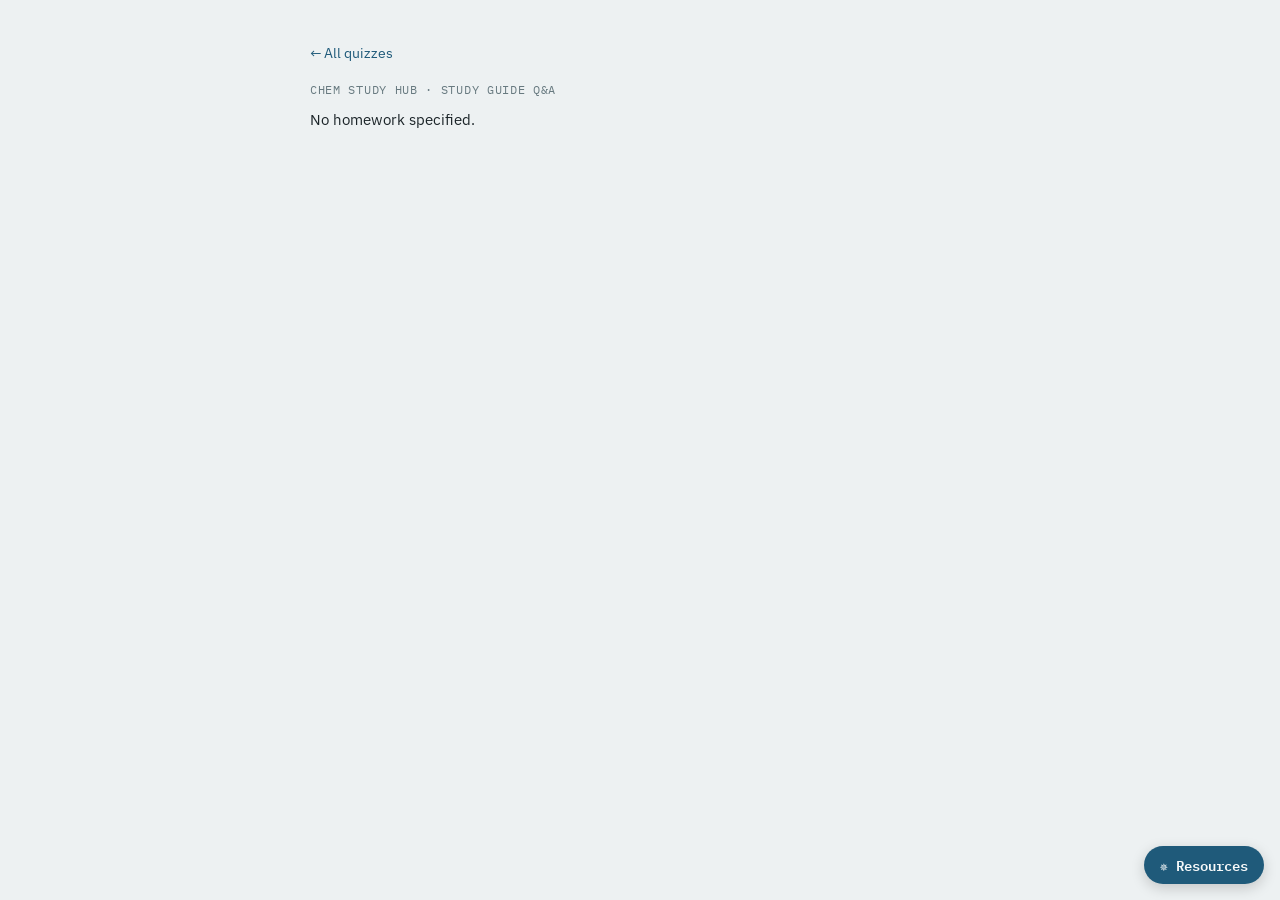
<file: qa/index.html>
<!doctype html>
<html lang="en">
<head>
<meta charset="utf-8">
<meta name="viewport" content="width=device-width, initial-scale=1">
<title>Study Guide Q&amp;A — Chem Study Hub</title>
<link rel="stylesheet" href="../assets/style.css">
<link rel="stylesheet" href="../assets/core.css">
</head>
<body>
  <div class="wrap qa-wrap" id="qa-root">
    <a class="back-link" href="../index.html">&larr; All quizzes</a>
    <p class="site-mark">CHEM STUDY HUB &middot; STUDY GUIDE Q&amp;A</p>
    <div id="qa-content">Loading…</div>
  </div>
  <script src="../assets/chem-core.js"></script>
  <script>
    Chem.resources('../assets/');
    const slug = new URLSearchParams(window.location.search).get('q');
    const content = document.getElementById('qa-content');
    if (!slug) {
      content.innerHTML = '<p>No homework specified.</p>';
    } else {
      fetch('../data-qa/' + encodeURIComponent(slug) + '.html')
        .then((r) => { if (!r.ok) throw new Error('missing'); return r.text(); })
        .then((html) => {
          content.innerHTML = html;
          const h1 = content.querySelector('h1');
          if (h1) document.title = h1.textContent + ' — Chem Study Hub';
        })
        .catch(() => {
          content.innerHTML = '<p>No study guide for this homework yet. <a href="../index.html">Back to all quizzes.</a></p>';
        });
    }
  </script>
</body>
</html>
</file>
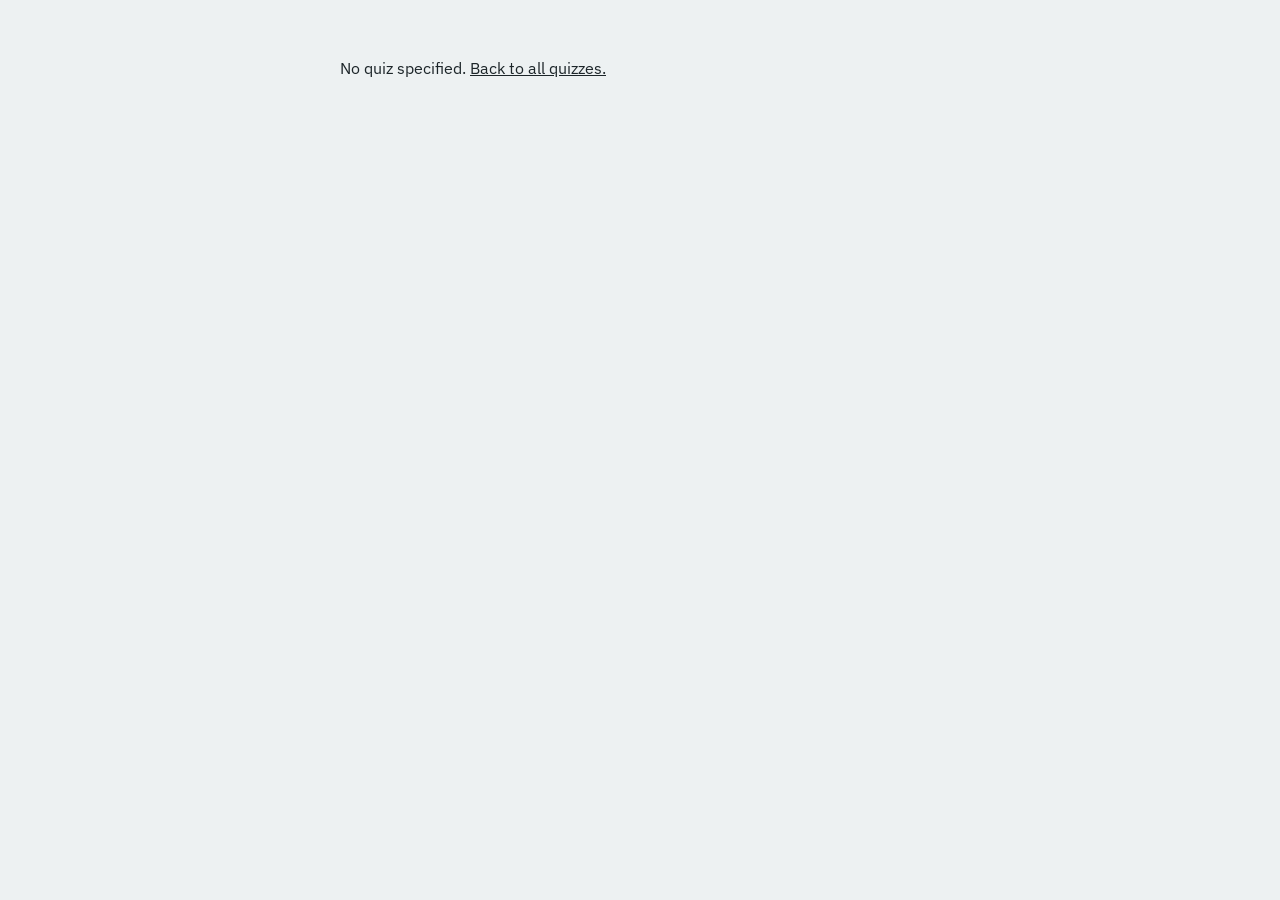
<file: quiz/index.html>
<!doctype html>
<html lang="en">
<head>
<meta charset="utf-8">
<meta name="viewport" content="width=device-width, initial-scale=1">
<title>Quiz — Chem Study Hub</title>
<link rel="stylesheet" href="../assets/style.css">
<link rel="stylesheet" href="../assets/core.css">
</head>
<body>
  <div class="wrap" id="quiz-root"></div>
  <script src="../assets/chem-core.js"></script>
  <script src="../assets/quiz.js"></script>
</body>
</html>
</file>
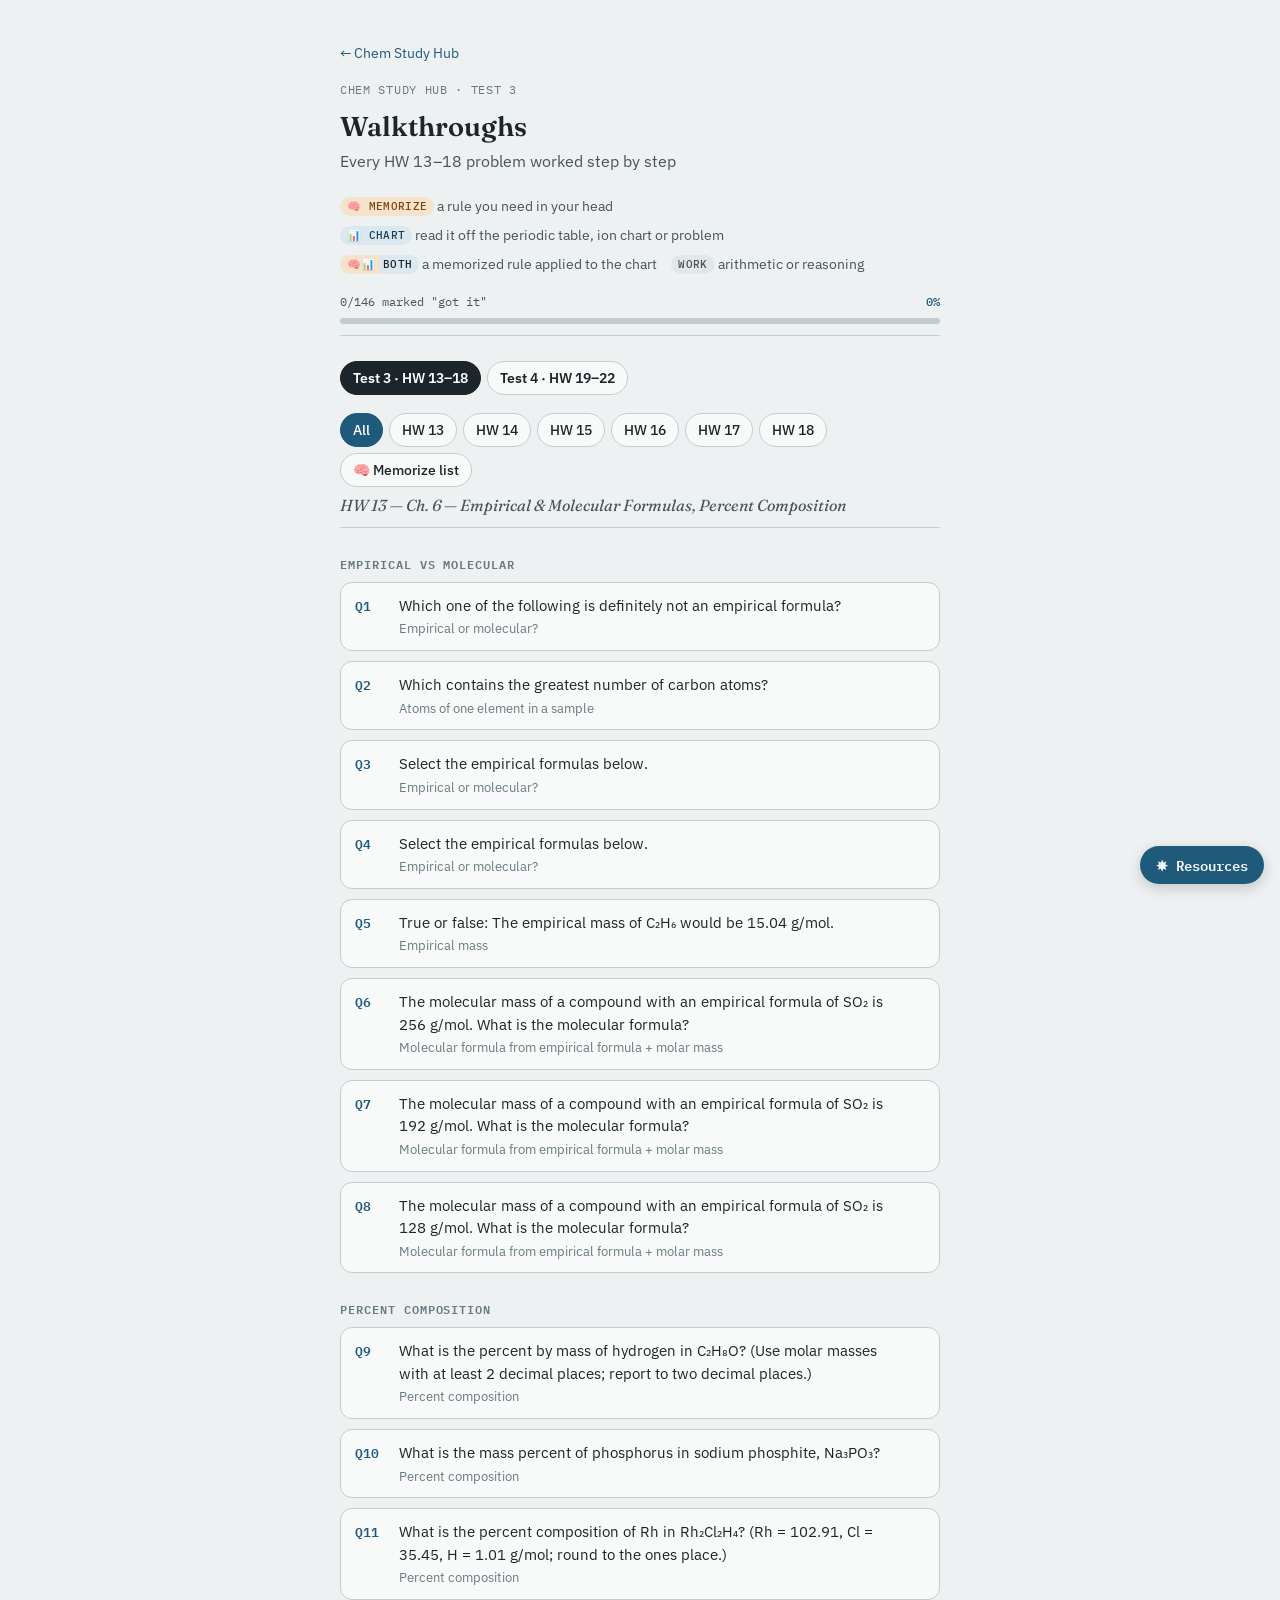
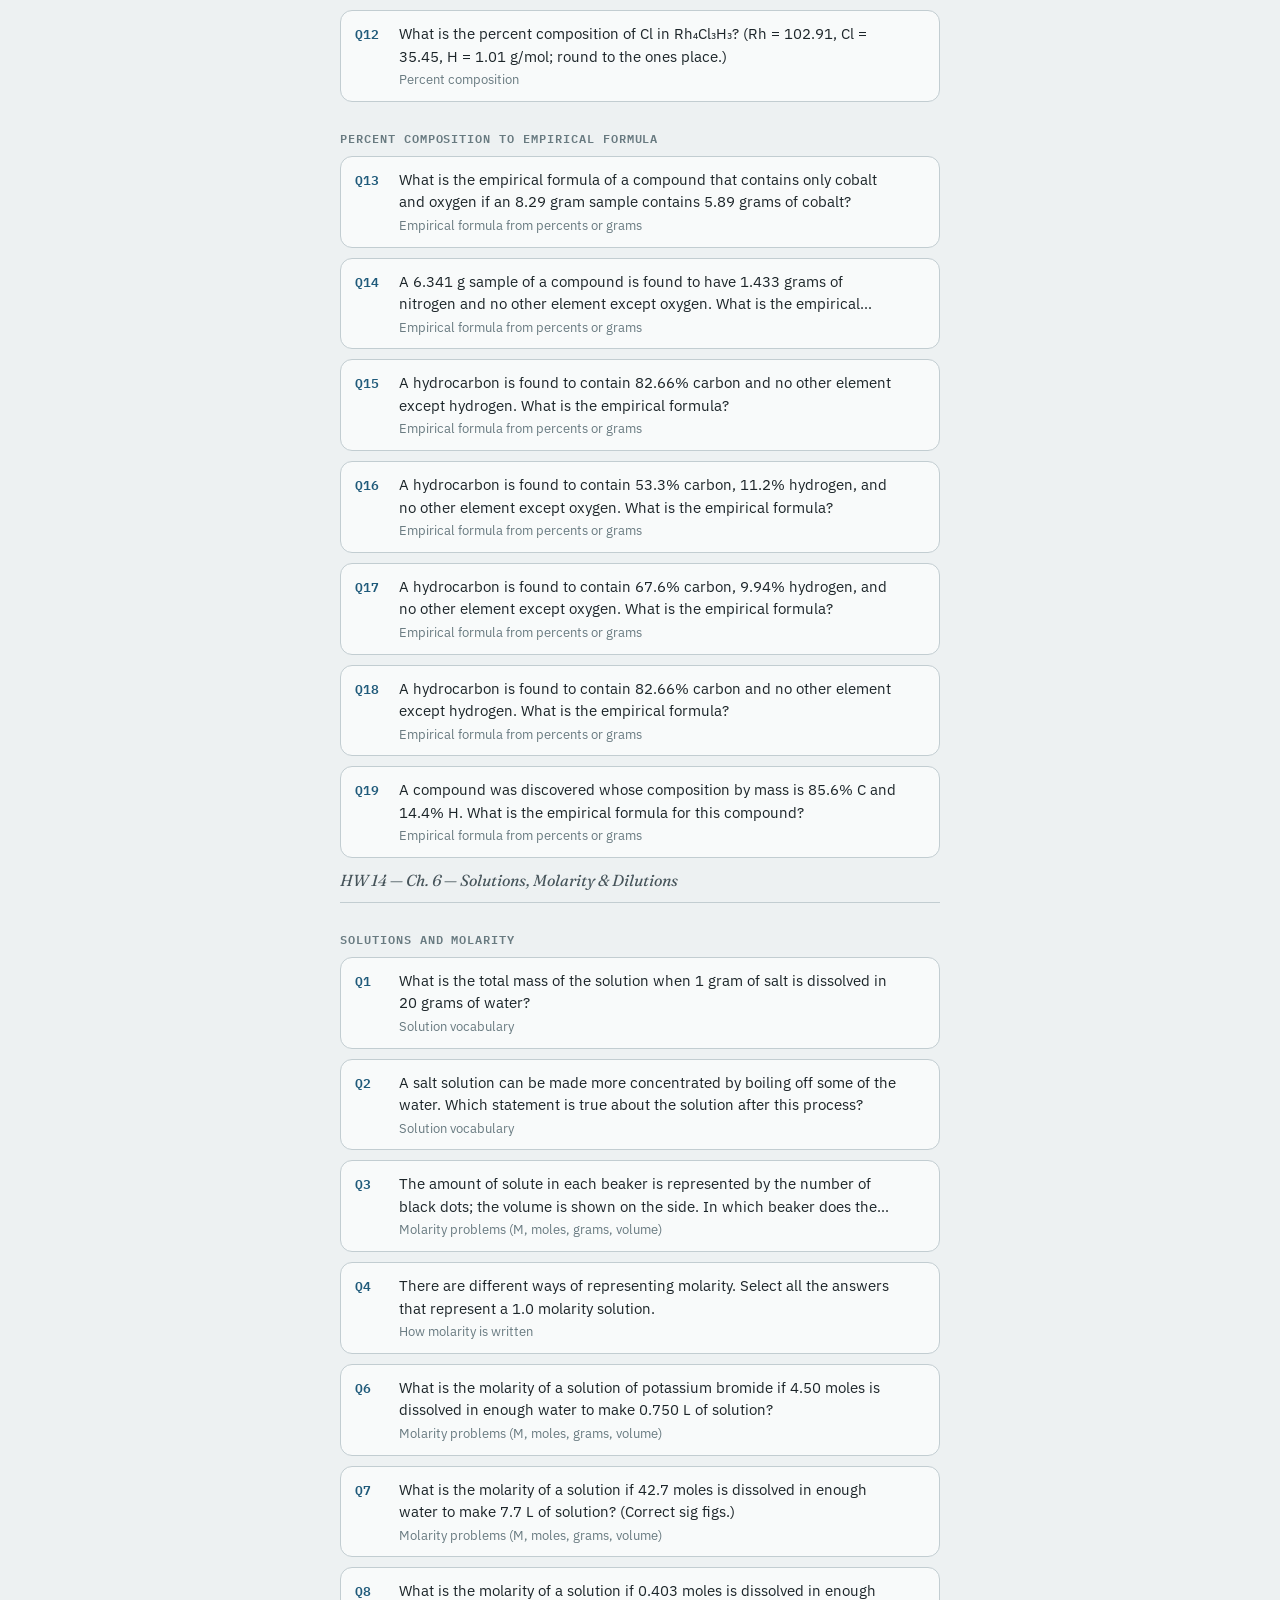
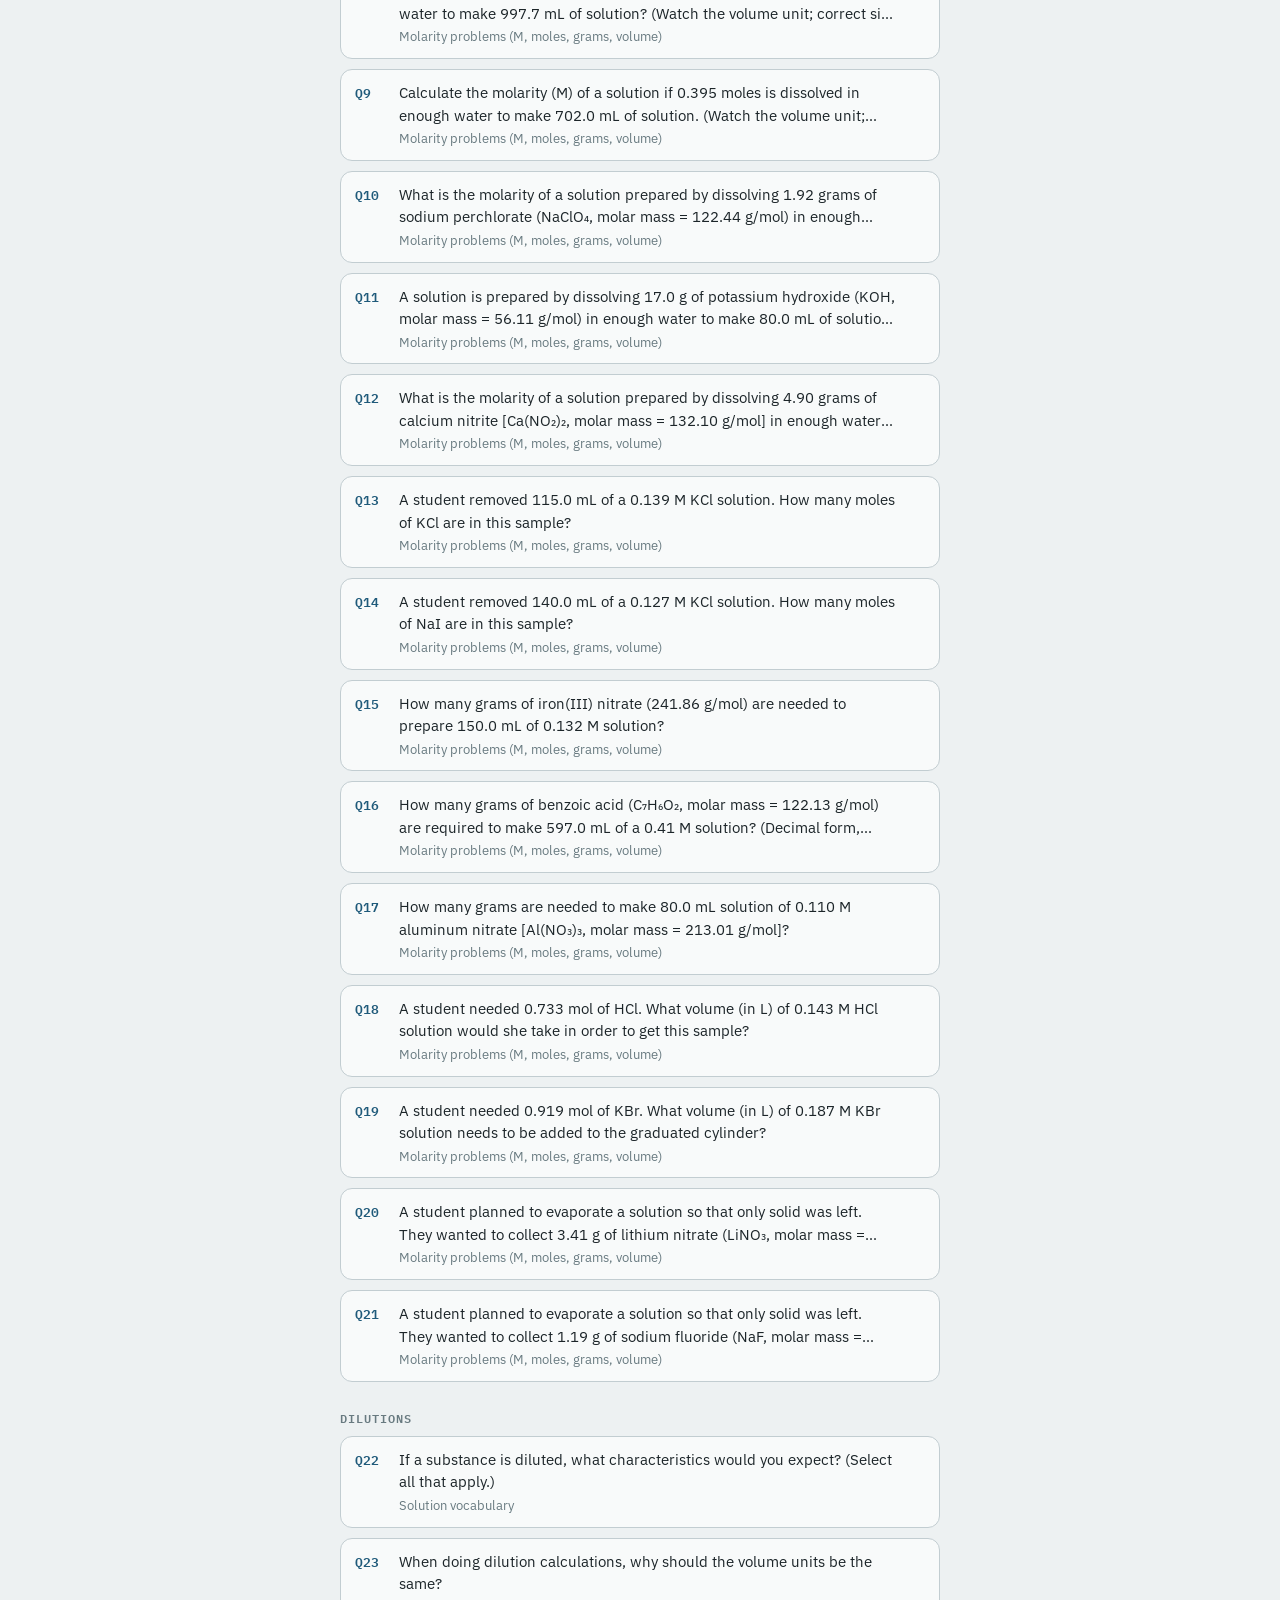
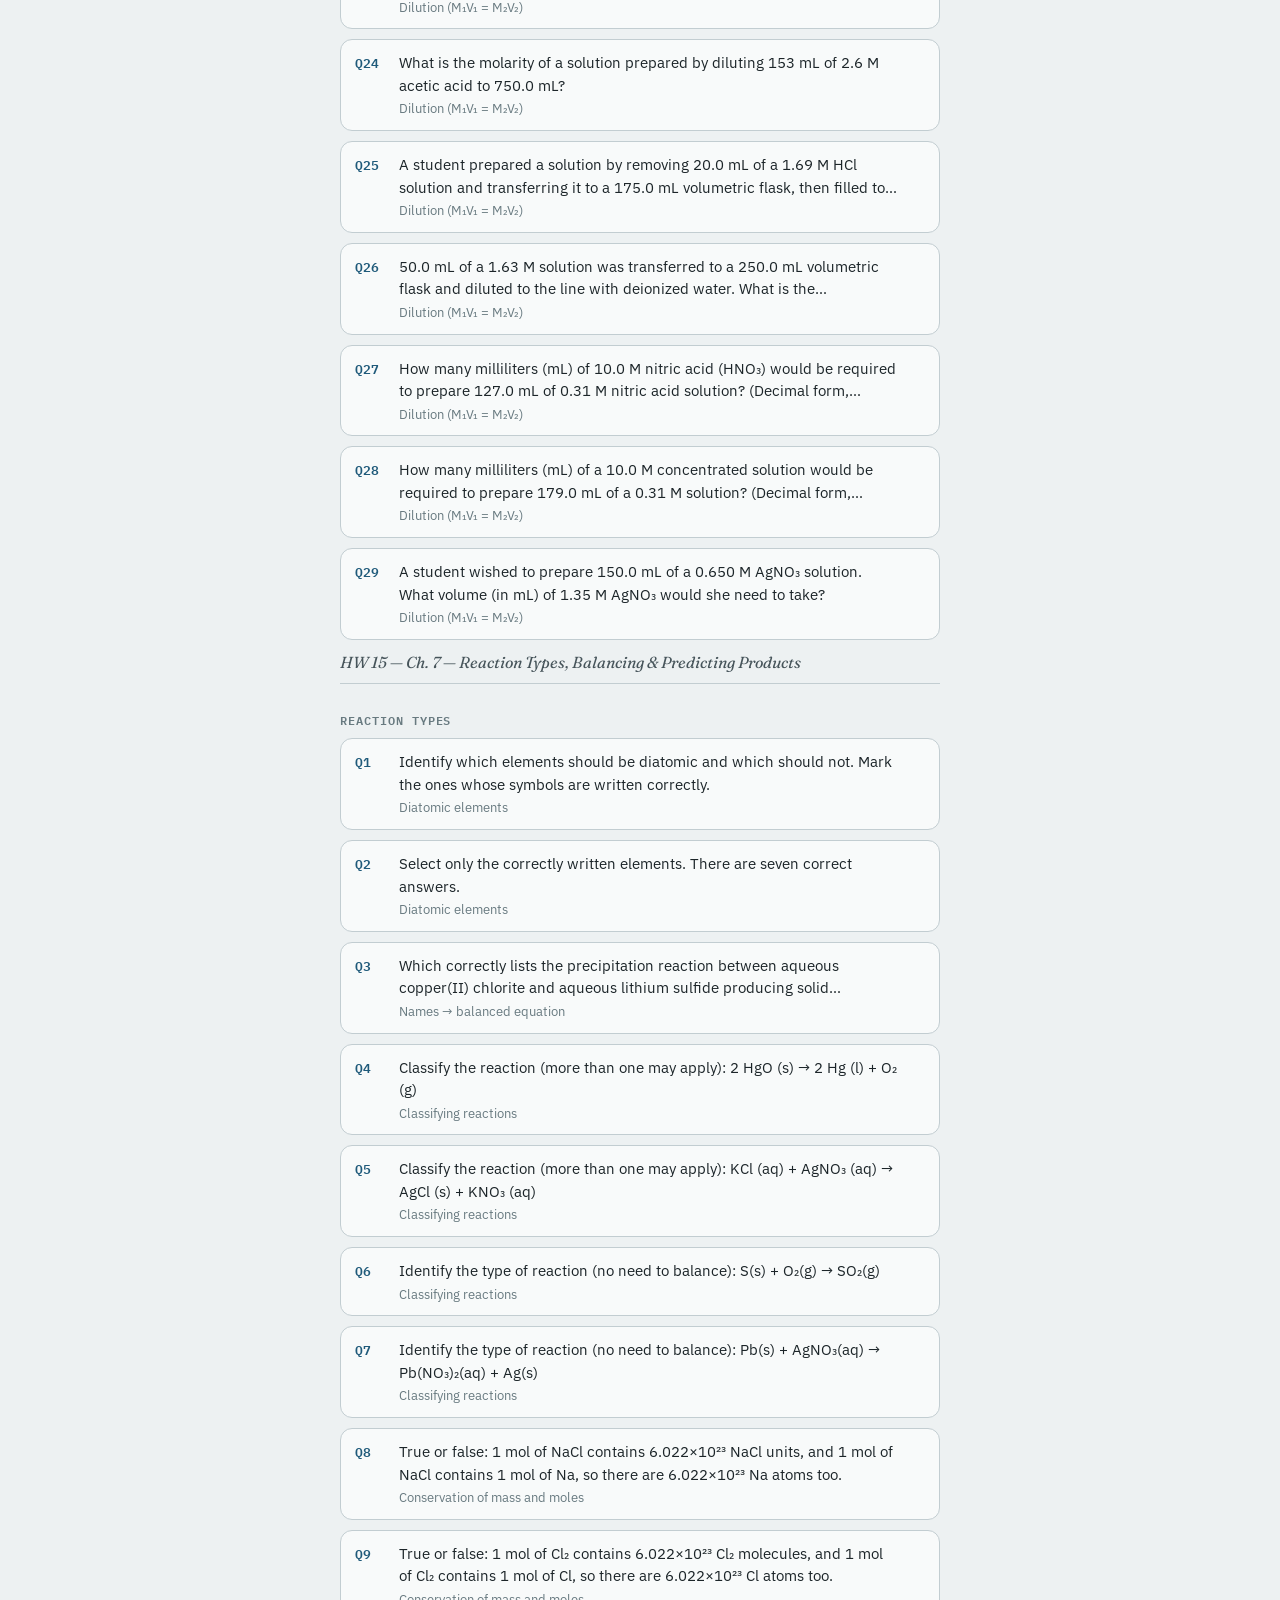
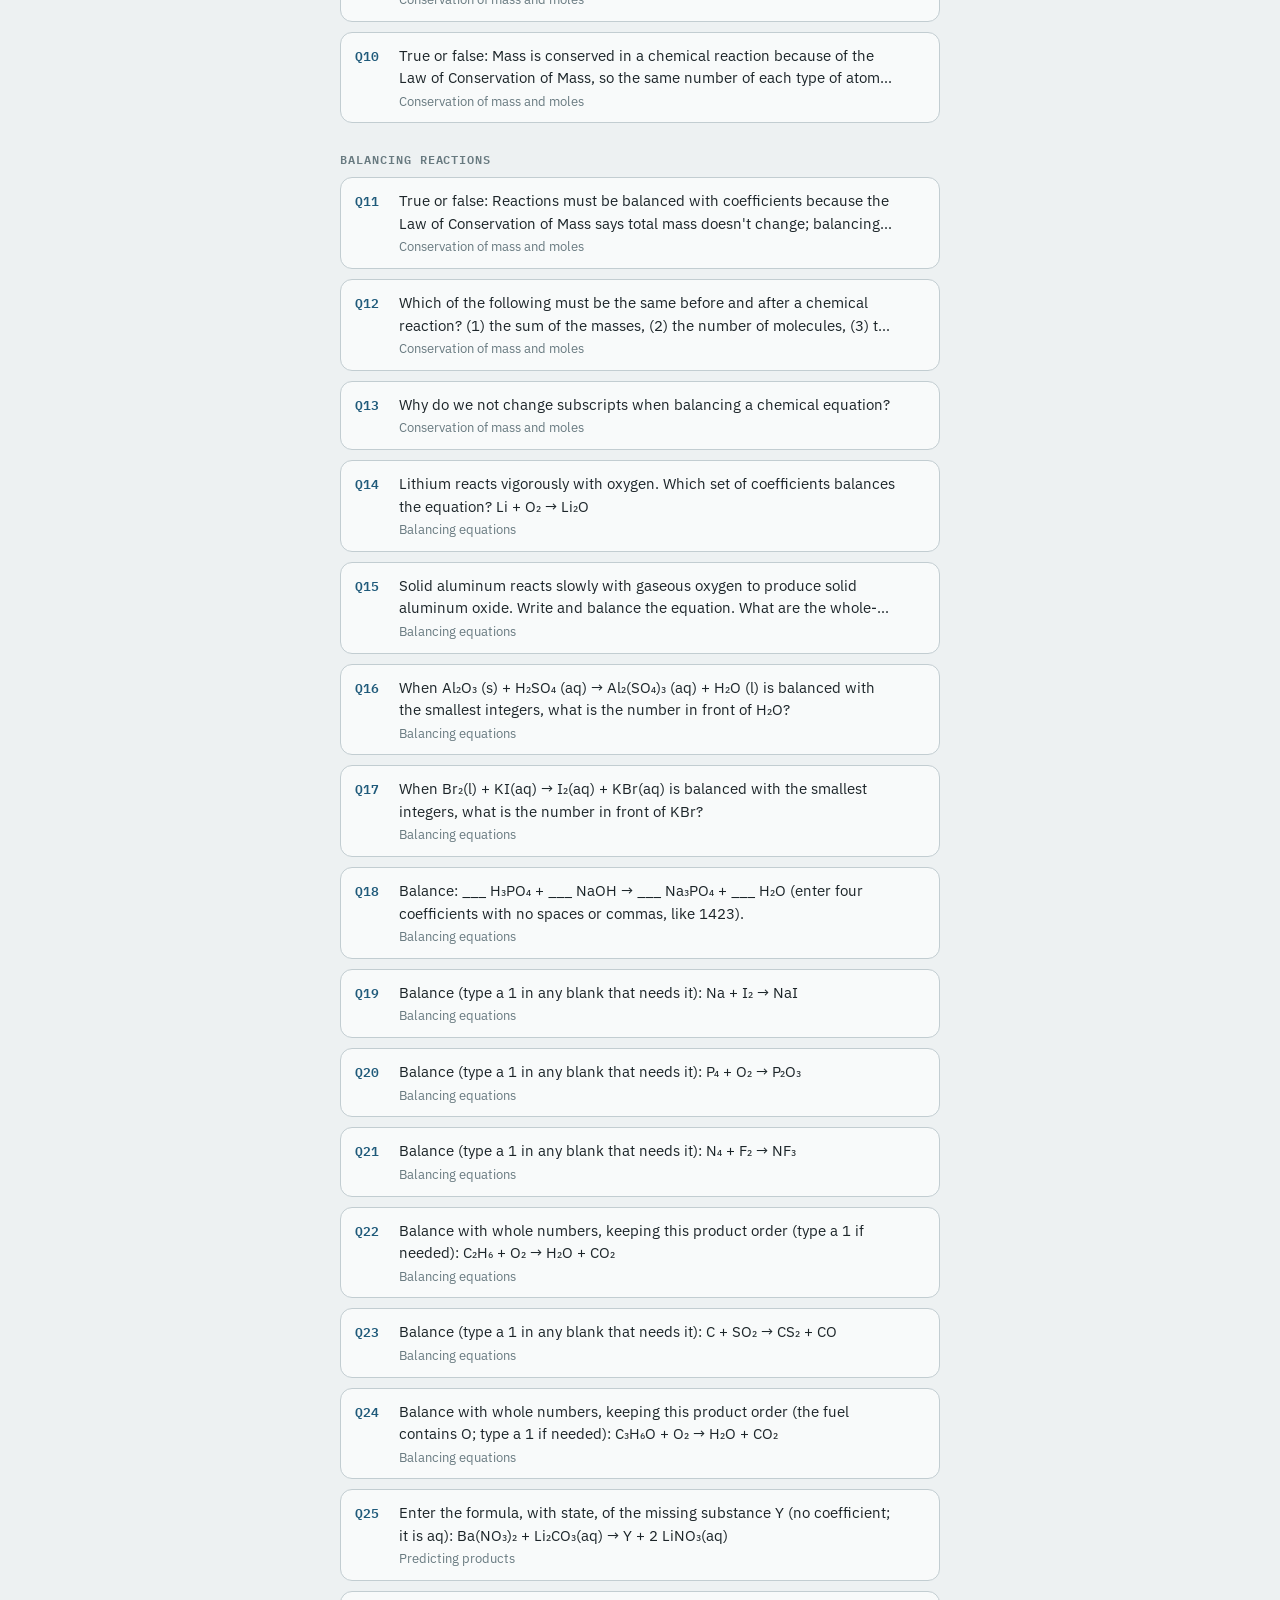
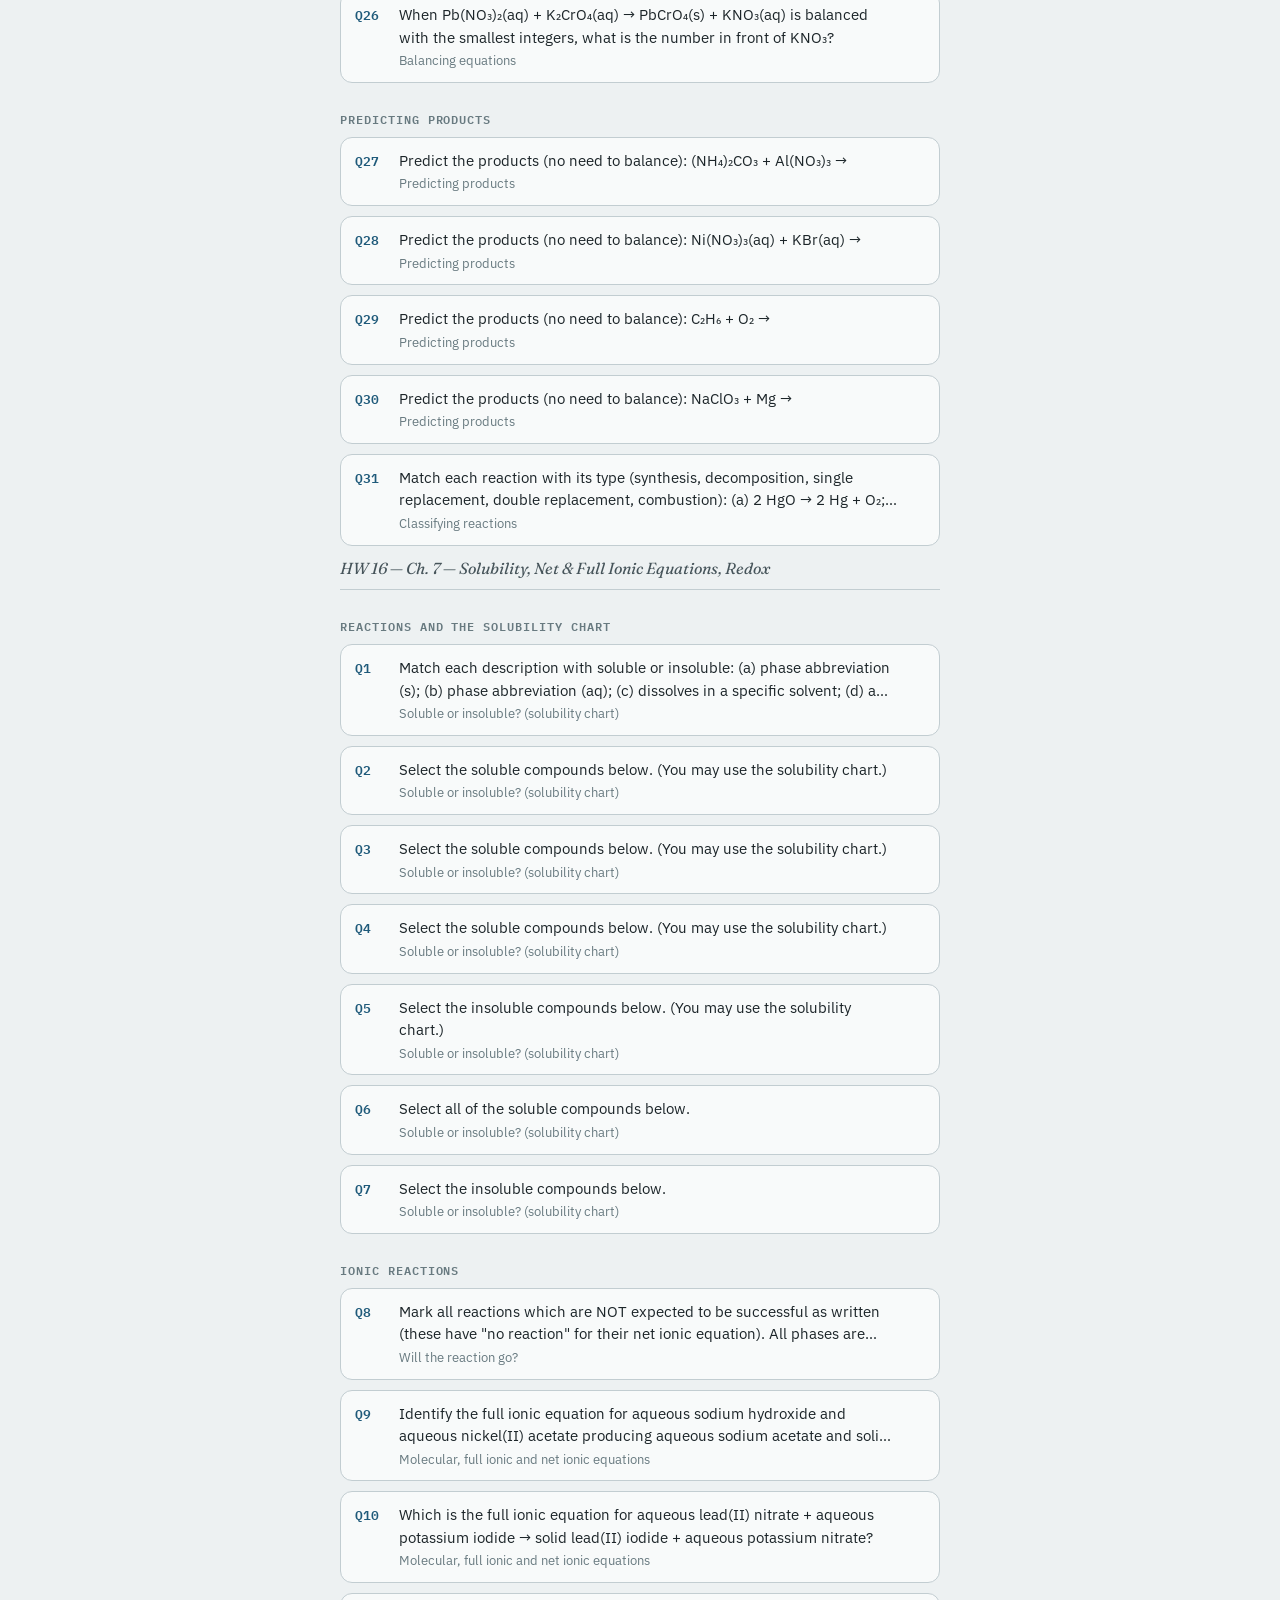
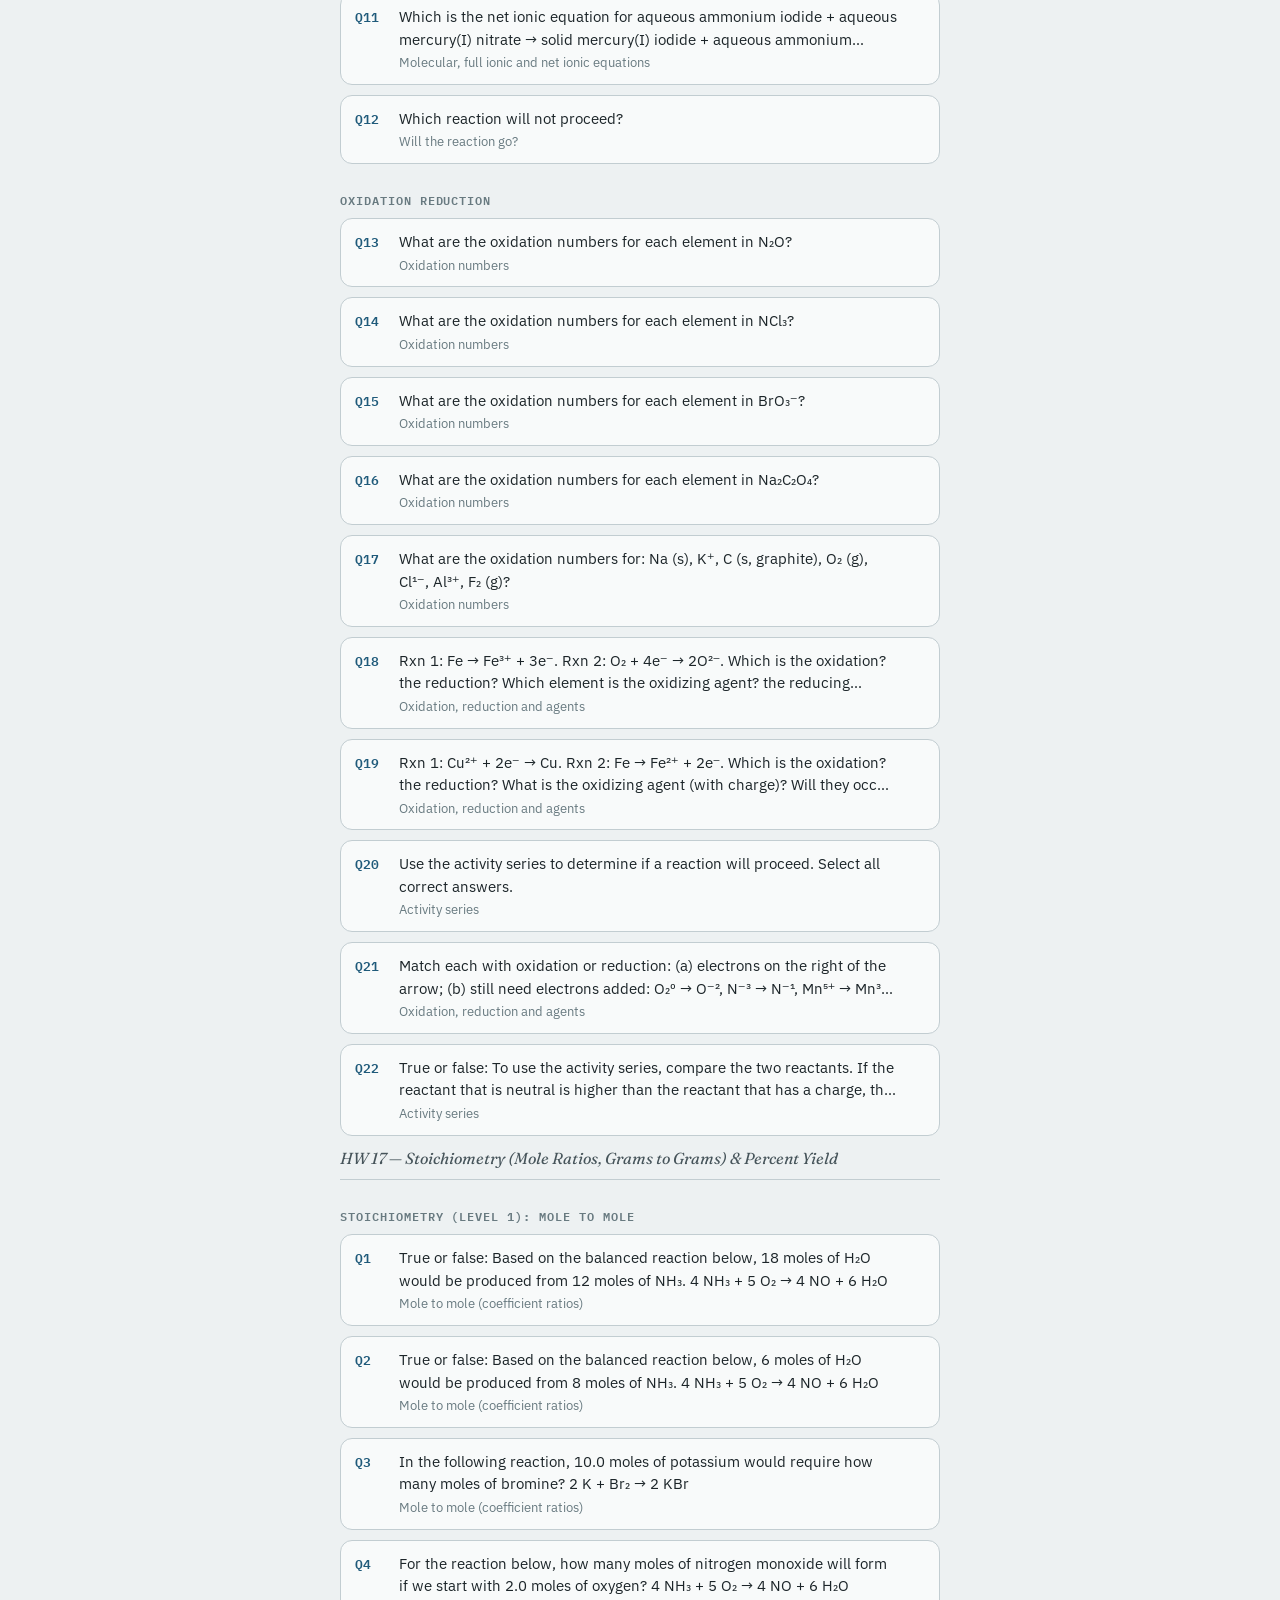
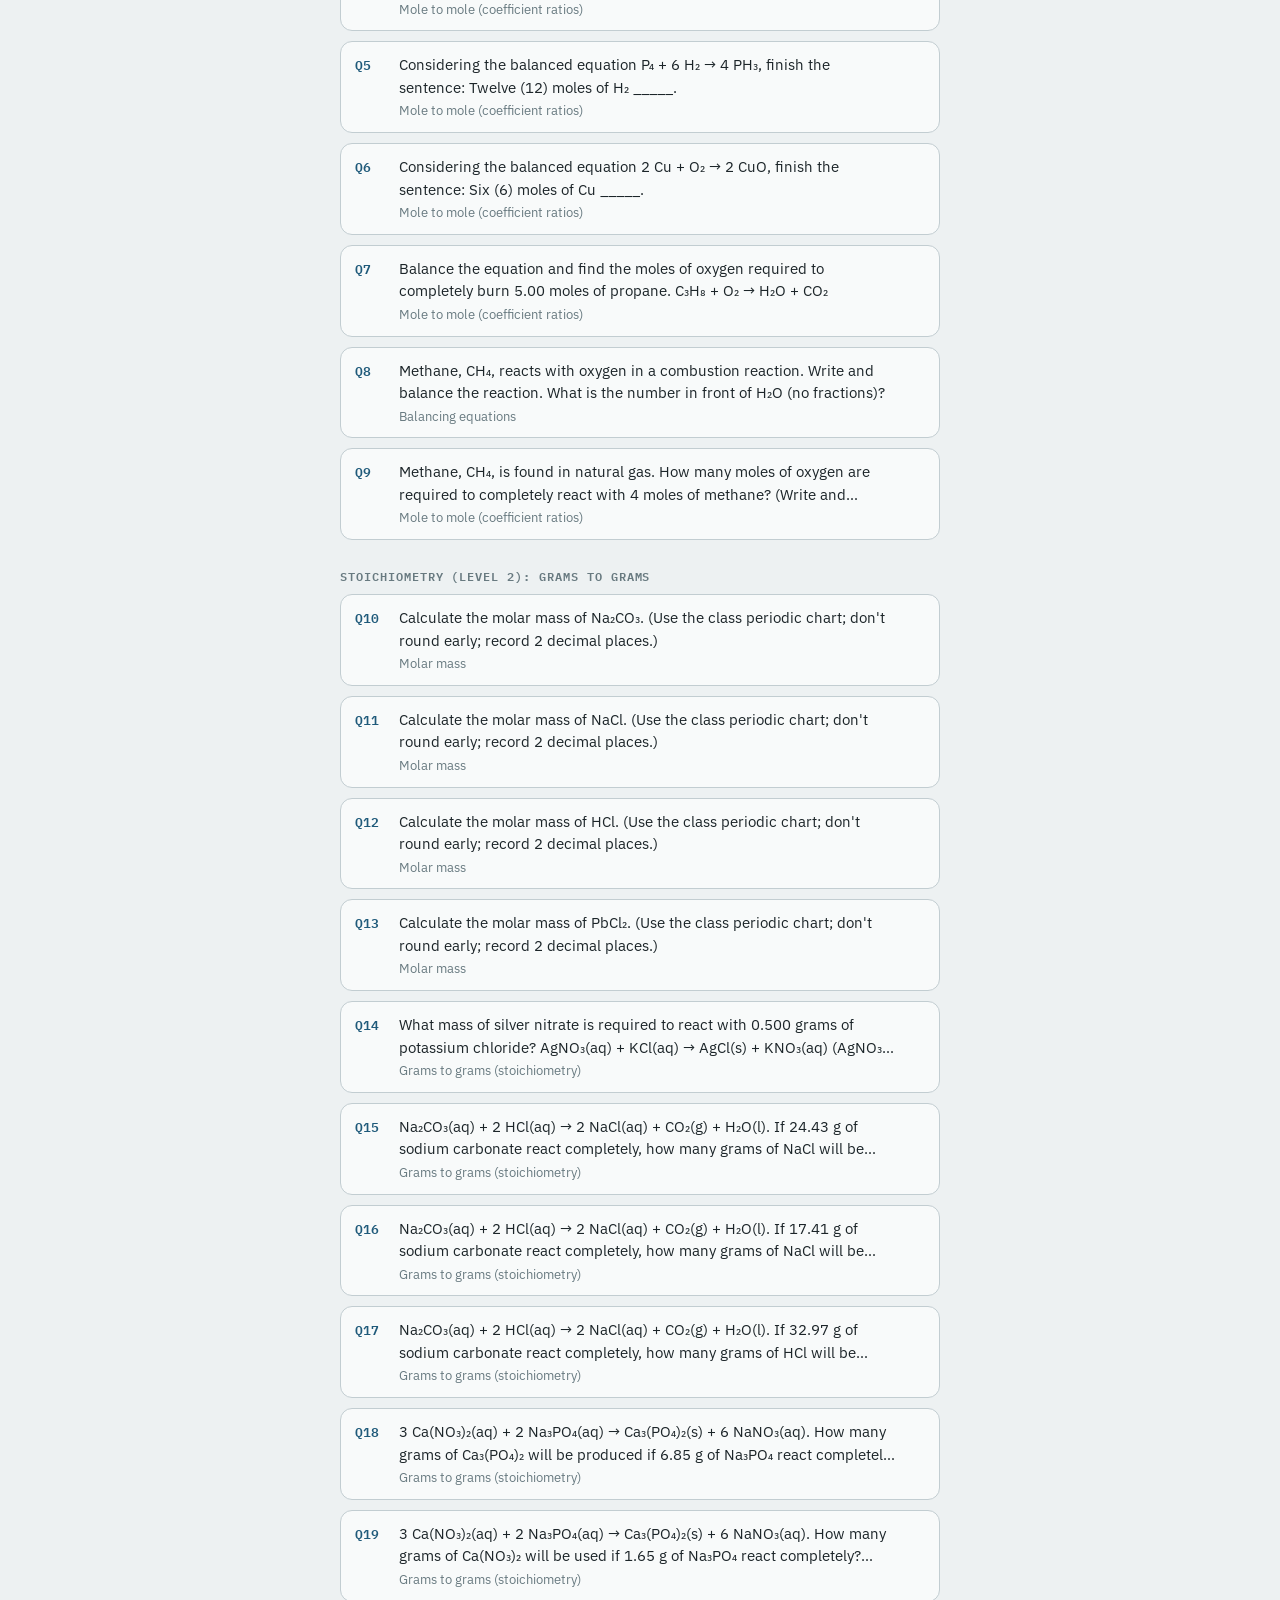
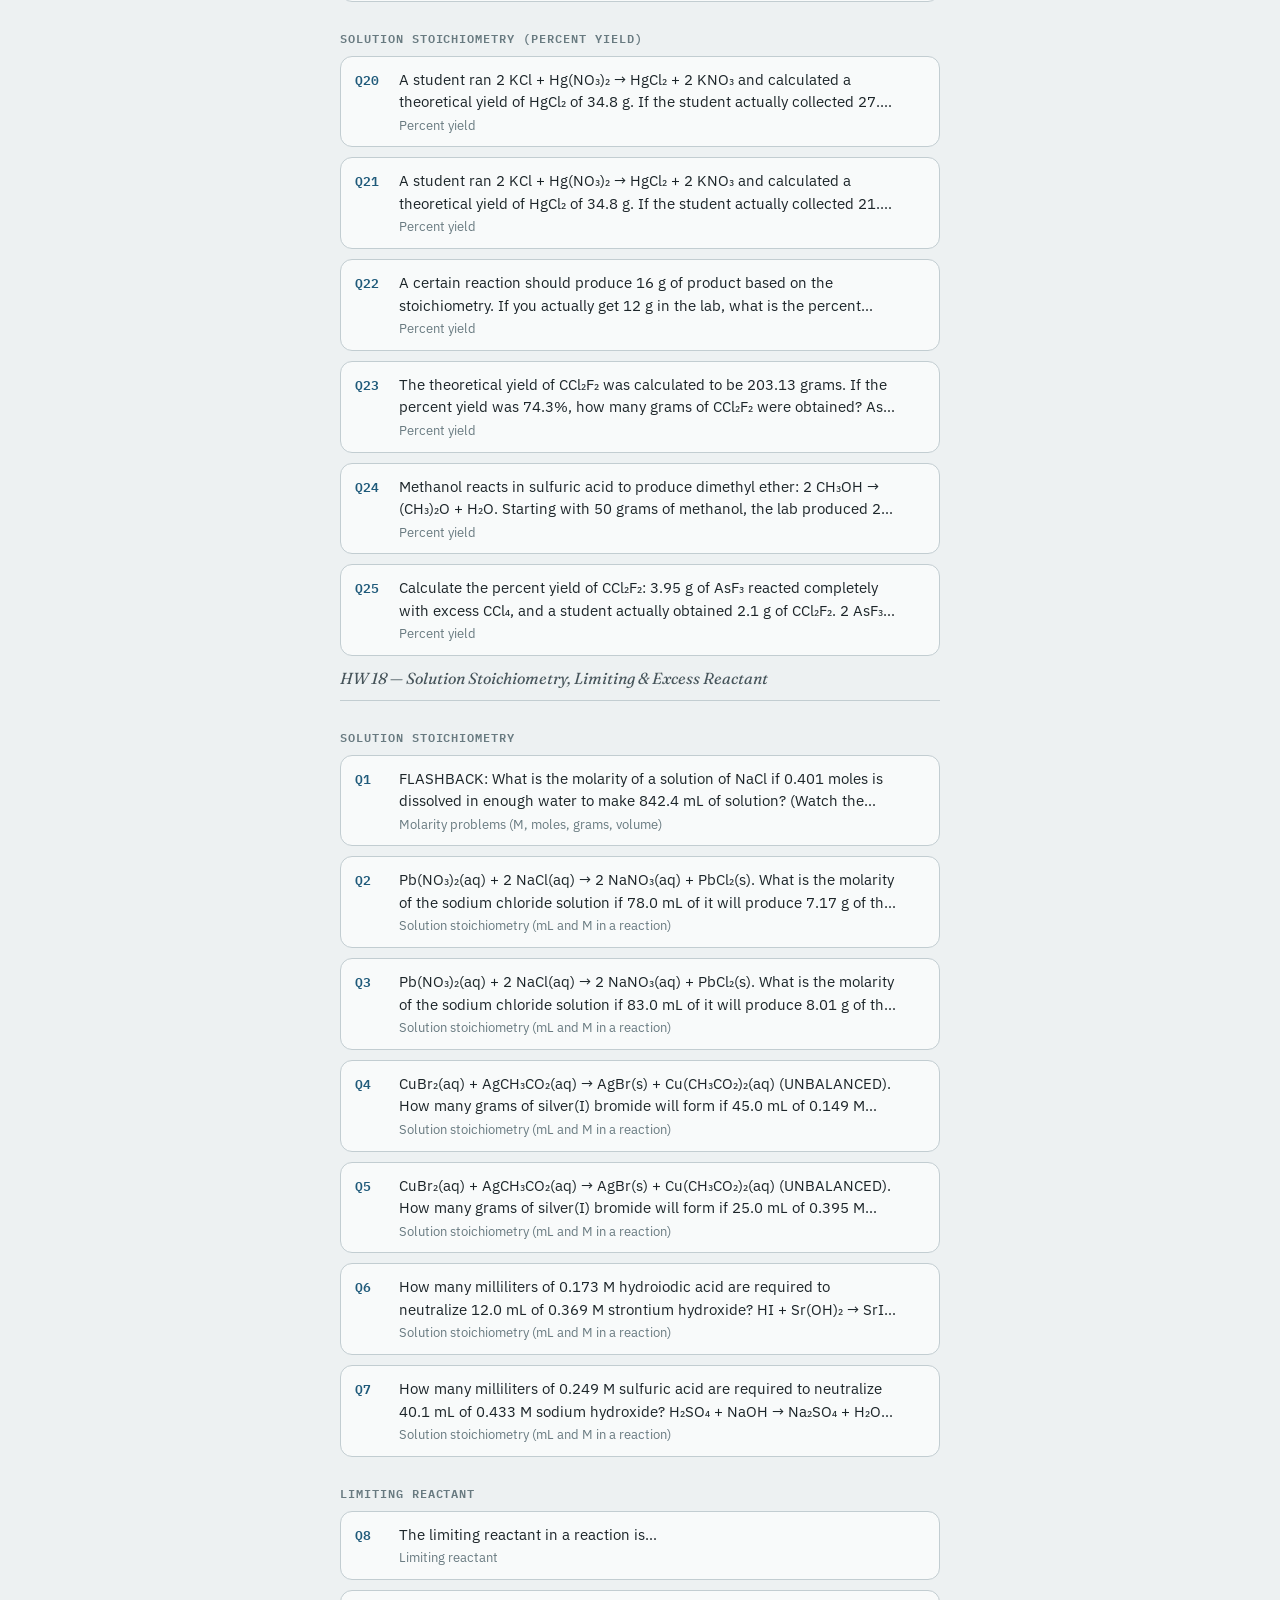
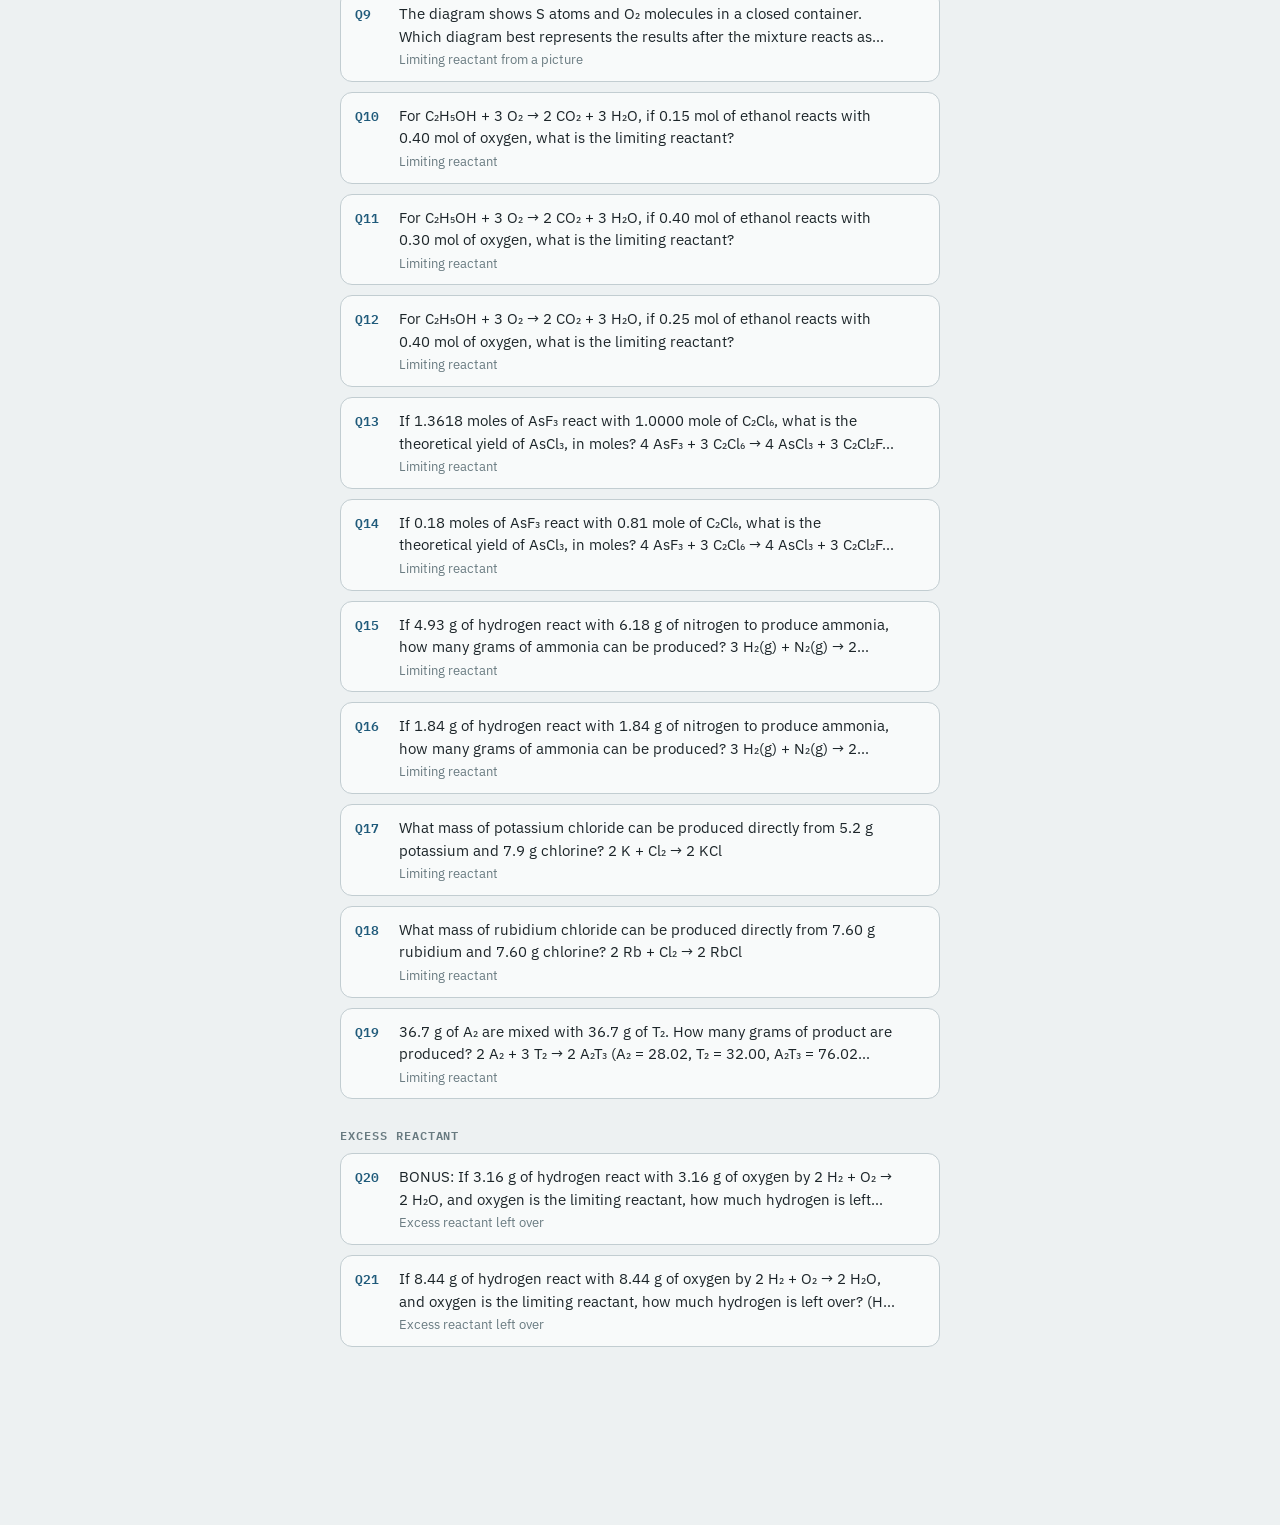
<file: walkthrough/index.html>
<!doctype html>
<html lang="en">
<head>
<meta charset="utf-8">
<meta name="viewport" content="width=device-width, initial-scale=1">
<title>Walkthroughs — Chem Study Hub</title>
<link rel="stylesheet" href="../assets/style.css">
<link rel="stylesheet" href="../assets/core.css">
<style>
  .wt-legend{display:flex;flex-wrap:wrap;gap:8px 14px;margin:14px 0 4px;font-size:14px;color:var(--ink-soft)}
  .tag{display:inline-flex;align-items:center;gap:4px;font:500 11px/1 'IBM Plex Mono',monospace;letter-spacing:.03em;text-transform:uppercase;padding:4px 7px;border-radius:999px;white-space:nowrap;vertical-align:1px}
  .tag.mem{background:var(--pink-wash);color:#7A4310}
  .tag.chart{background:var(--violet-wash);color:var(--violet-deep)}
  .tag.both{background:linear-gradient(90deg,var(--pink-wash) 50%,var(--violet-wash) 50%);color:var(--ink)}
  .tag.math{background:var(--paper-raised);color:var(--ink-soft)}
  .wt-tabs{display:flex;flex-wrap:wrap;gap:6px;margin:18px 0 6px}
  .wt-tabs button{font:500 14px 'IBM Plex Sans',sans-serif;border:1px solid var(--rule);background:#F8FAFA;color:var(--ink);padding:7px 12px;border-radius:999px;cursor:pointer}
  .wt-tabs button[aria-pressed="true"]{background:var(--violet);border-color:var(--violet);color:#fff}
  .wt-tests{margin:18px 0 0}
  .wt-tests button{font-weight:600}
  .wt-tests button[aria-pressed="true"]{background:var(--ink);border-color:var(--ink)}
  .wt-sec{font:600 12px 'IBM Plex Mono',monospace;letter-spacing:.08em;text-transform:uppercase;color:var(--sage);margin:26px 0 8px}
  details.wt{background:#F8FAFA;border:1px solid var(--rule);border-radius:12px;margin:0 0 10px;overflow:hidden}
  details.wt[open]{border-color:var(--violet)}
  details.wt>summary{list-style:none;cursor:pointer;padding:12px 14px;display:flex;gap:10px;align-items:baseline}
  details.wt>summary::-webkit-details-marker{display:none}
  .wt-n{font:600 13px 'IBM Plex Mono',monospace;color:var(--violet);min-width:2.6em}
  .wt-h{flex:1;min-width:0}
  .wt-q1{display:block;color:var(--ink);font-size:15px;overflow:hidden;text-overflow:ellipsis;display:-webkit-box;-webkit-line-clamp:2;-webkit-box-orient:vertical}
  .wt-m{display:block;font-size:12.5px;color:var(--sage);margin-top:2px}
  .wt-ok{font-size:15px;color:var(--good);min-width:1.2em;text-align:right}
  .wt-body{padding:0 14px 14px;border-top:1px solid var(--rule)}
  .wt-body .q-prompt{margin:12px 0 8px}
  .wt-choices{margin:0 0 10px;padding-left:1.4em;color:var(--ink-soft);font-size:14.5px}
  .wt-choices li{margin:2px 0}
  .wt-body img{display:block;width:100%;max-width:560px;background:#fff;border-radius:8px;padding:6px;margin:4px 0 10px}
  ol.steps{margin:10px 0 0;padding:0;list-style:none;counter-reset:s}
  ol.steps li{counter-increment:s;position:relative;padding:9px 0 9px 34px;border-top:1px dashed var(--rule);font-size:15px}
  ol.steps li:first-child{border-top:0}
  ol.steps li::before{content:counter(s);position:absolute;left:0;top:9px;width:24px;height:24px;border-radius:50%;background:var(--violet-wash);color:var(--violet-deep);font:600 12px/24px 'IBM Plex Mono',monospace;text-align:center}
  ol.steps .tag{margin-right:6px}
  .wt-ans{margin:12px 0 0;padding:10px 12px;border-radius:10px;background:var(--good-wash);color:#1C4D31;font-size:15px}
  .wt-ans b{font-weight:600}
  details.method{margin:10px 0 0;border-radius:10px;background:var(--paper-raised)}
  details.method>summary{cursor:pointer;padding:8px 12px;font-size:14px;color:var(--violet-deep);font-weight:500}
  details.method ol.steps{padding:0 12px 8px}
  .wt-row{display:flex;flex-wrap:wrap;gap:8px;align-items:center;margin-top:12px}
  .wt-btn{font:500 14px 'IBM Plex Sans',sans-serif;border:1px solid var(--violet);background:#fff;color:var(--violet);padding:7px 12px;border-radius:8px;cursor:pointer;text-decoration:none}
  .wt-btn.on{background:var(--good);border-color:var(--good);color:#fff}
  .memo{background:#F8FAFA;border:1px solid var(--rule);border-radius:12px;padding:4px 14px 12px;margin:0 0 10px}
  .memo h3{font:600 15px 'IBM Plex Sans',sans-serif;margin:14px 0 4px;color:var(--ink)}
  .memo ul{margin:0;padding-left:1.2em}
  .memo li{margin:5px 0;font-size:14.5px}
  .empty{color:var(--sage);font-size:14px}
  /* factor-label chains: stacked fractions, cancelled units struck through */
  .fl{display:inline;line-height:2.7}
  .frac{display:inline-flex;flex-direction:column;align-items:center;vertical-align:middle;margin:2px 3px;line-height:1.3;font-size:.92em;white-space:nowrap}
  .frac .ft{border-bottom:1.5px solid currentColor;padding:0 4px 2px}
  .frac .fb{padding:2px 4px 0}
  .frac .po,.frac .sl,.sep{display:none}
  .fl s{text-decoration-thickness:1.5px;text-decoration-color:#b4322a;opacity:.75}
</style>
</head>
<body>
<div class="wrap">
  <div class="quiz-head">
    <a class="back-link" href="../index.html">&larr; Chem Study Hub</a>
    <p class="site-mark" id="mark">CHEM STUDY HUB</p>
    <h1 class="quiz-title">Walkthroughs</h1>
    <p class="quiz-sub" id="sub">Every homework problem worked step by step</p>
  </div>
  <div class="wt-legend">
    <span><span class="tag mem">🧠 Memorize</span> a rule you need in your head</span>
    <span><span class="tag chart">📊 Chart</span> read it off the periodic table, ion chart or problem</span>
    <span><span class="tag both">🧠📊 Both</span> a memorized rule applied to the chart</span>
    <span><span class="tag math">Work</span> arithmetic or reasoning</span>
  </div>
  <div class="score-bar">
    <div class="score-row"><span><span id="doneN">0</span>/<span id="totN">0</span> marked "got it"</span><span class="num-correct" id="pct">0%</span></div>
    <div class="progress-track" role="progressbar" aria-label="Walkthrough progress"><div class="progress-fill" id="pf"></div></div>
  </div>
  <div id="resume"></div>
  <div class="wt-tabs wt-tests" id="tests"></div>
  <div class="wt-tabs" id="tabs"></div>
  <div id="list"><p class="note">Loading…</p></div>
</div>
<script src="../assets/chem-core.js"></script>
<script>
/* Walkthroughs: reads data/walkthroughs.json (Test 3) and data/walkthroughs-t4.json (Test 4). Checkpoint/resume: "Got it"
   marks, the test and tab you were on, and the last problem you opened are saved in this browser right away
   (chem-hub-walkthrough-v1), so a reload or closed tab brings you back to it. */
(function () {
  const KEY = 'chem-hub-walkthrough-v1';
  const WRITE_URL = 'https://miketeee.github.io/chem-write-bank/';
  const FILES = { T3: '../data/walkthroughs.json', T4: '../data/walkthroughs-t4.json' };
  const load = () => { try { return JSON.parse(localStorage.getItem(KEY) || 'null') || {}; } catch (e) { return {}; } };
  const st = Object.assign({ done: {}, last: null, tab: 'all', test: 'T3', tabs: {} }, load());
  if (!st.tabs.T3) st.tabs.T3 = st.tab || 'all';
  const save = () => { try { localStorage.setItem(KEY, JSON.stringify(st)); } catch (e) {} };
  const esc = Chem.esc, $ = id => document.getElementById(id);
  const TAG = { mem: ['mem', '🧠 Memorize'], chart: ['chart', '📊 Chart'], both: ['both', '🧠📊 Both'], '': ['math', 'Work'] };
  const tag = t => { const [c, l] = TAG[t || '']; return `<span class="tag ${c}">${l}</span>`; };
  const stepsHtml = ss => `<ol class="steps">${ss.map(s => `<li>${tag(s.tag)}${s.html}</li>`).join('')}</ol>`;
  Chem.resources('../assets/');

  Promise.all(Object.entries(FILES).map(([t, u]) => fetch(u).then(r => r.ok ? r.json() : null).catch(() => null).then(d => [t, d])))
    .then(list => { const DATA = Object.fromEntries(list.filter(([, d]) => d)); if (!Object.keys(DATA).length) throw 0; start(DATA); })
    .catch(() => { $('list').innerHTML = '<p class="empty">Could not load the walkthroughs. Open this site from GitHub Pages or a local web server.</p>'; });

  function start(DATA) {
    const TESTS = Object.keys(DATA);
    const ALL = Object.fromEntries(TESTS.flatMap(t => DATA[t].problems.map(p => [p.id, [t, p]])));
    const testOfHw = n => TESTS.find(t => DATA[t].hws.some(h => 'hw' + h.hw === n));
    const hashId = location.hash.slice(1);
    if (/^hw\d+$/.test(hashId) && testOfHw(hashId)) { st.test = testOfHw(hashId); st.tabs[st.test] = hashId; }
    if (ALL[hashId]) { st.test = ALL[hashId][0]; st.tabs[st.test] = 'hw' + ALL[hashId][1].hw; }
    if (!DATA[st.test]) st.test = TESTS[0];
    let D, P, BY;
    const tabOf = () => st.tabs[st.test] || 'all';

    function useTest(t) {
      st.test = t; D = DATA[t]; P = D.problems; BY = Object.fromEntries(P.map(p => [p.id, p]));
      const hs = D.hws.map(h => h.hw);
      $('mark').innerHTML = `CHEM STUDY HUB &middot; ${esc(D.title.toUpperCase())}`;
      $('sub').textContent = `Every HW ${hs[0]}–${hs[hs.length - 1]} problem worked step by step`;
      $('totN').textContent = P.length;
      $('tests').innerHTML = TESTS.map(k => { const d = DATA[k], h = d.hws.map(x => x.hw);
        return `<button type="button" data-test="${k}" aria-pressed="${k === st.test}">${esc(d.title)} &middot; HW ${h[0]}–${h[h.length - 1]}</button>`; }).join('');
      drawTabs(); drawList(); progress(); resumeNote();
    }
    function tabs() { return [['all', 'All'], ...D.hws.map(h => ['hw' + h.hw, h.title]), ['memo', '🧠 Memorize list']]; }
    function drawTabs() { $('tabs').innerHTML = tabs().map(([v, t]) => `<button type="button" data-v="${v}" aria-pressed="${tabOf() === v}">${esc(t)}</button>`).join(''); }
    function progress() {
      const n = P.filter(p => st.done[p.id]).length, pct = Math.round(100 * n / P.length);
      $('doneN').textContent = n; $('pct').textContent = pct + '%'; $('pf').style.width = pct + '%';
    }
    function card(p) {
      const m = D.methods[p.method];
      const choices = p.choices ? `<ol class="wt-choices" type="a">${p.choices.map(c => `<li>${esc(c)}</li>`).join('')}</ol>` : '';
      const img = p.img ? `<img src="../assets/${esc(p.img)}" alt="Picture for this question">` : '';
      return `<details class="wt" id="${p.id}" data-id="${p.id}"><summary><span class="wt-n">Q${p.n}</span><span class="wt-h"><span class="wt-q1">${esc(p.q)}</span><span class="wt-m">${esc(m.title)}</span></span><span class="wt-ok">${st.done[p.id] ? '✓' : ''}</span></summary>
        <div class="wt-body"><p class="q-prompt">${esc(p.q)}</p>${img}${choices}
        <details class="method"><summary>The method: ${esc(m.title)}</summary>${stepsHtml(m.steps)}</details>
        ${stepsHtml(p.steps)}
        <p class="wt-ans">Answer: <b>${esc(p.answer)}</b></p>
        <div class="wt-row"><button type="button" class="wt-btn${st.done[p.id] ? ' on' : ''}" data-got="${p.id}">${st.done[p.id] ? '✓ Got it' : 'Mark "got it"'}</button>
        <a class="wt-btn" href="../quiz/index.html?q=hw${p.hw}#q-${p.n - 1}">Try it in the quiz</a>
        <a class="wt-btn" href="${WRITE_URL}" target="_blank" rel="noopener">Write it out</a></div></div></details>`;
    }
    function memo() {
      const ms = Object.entries(D.methods);
      const pick = t => ms.map(([k, m]) => [m, m.steps.filter(s => t.includes(s.tag))]).filter(([, s]) => s.length);
      const block = rows => `<div class="memo">${rows.map(([m, ss]) => `<h3>HW ${m.hw} · ${esc(m.title)}</h3><ul>${ss.map(s => `<li>${tag(s.tag)}${s.html}</li>`).join('')}</ul>`).join('')}</div>`;
      return `<p class="wt-sec">Commit to memory</p>${block(pick(['mem', 'both']))}<p class="wt-sec">Look up on a chart or in the problem</p>${block(pick(['chart', 'both']))}`;
    }
    function drawList() {
      if (tabOf() === 'memo') { $('list').innerHTML = memo(); return; }
      const hws = D.hws.filter(h => tabOf() === 'all' || tabOf() === 'hw' + h.hw);
      $('list').innerHTML = hws.map(h => {
        const ps = P.filter(p => p.hw === h.hw); let sec = '';
        return `<p class="section-label">${esc(h.title)} &mdash; ${esc(h.subtitle)}</p>` + ps.map(p => {
          const head = p.section !== sec ? `<p class="wt-sec">${esc(sec = p.section)}</p>` : '';
          return head + card(p);
        }).join('');
      }).join('');
    }
    function resumeNote() {
      const L = st.last && ALL[st.last];
      $('resume').innerHTML = L && !BY[hashId] ? `<p class="resume-note">Last time you were on <a href="#${st.last}" id="resumeLink">${esc(DATA[L[0]].title)} &middot; HW ${L[1].hw} Q${L[1].n}</a>.</p>` : '';
      const rl = $('resumeLink'); if (rl) rl.onclick = e => { e.preventDefault(); openTo(st.last); };
    }
    function openTo(id) {
      const [t, p] = ALL[id]; st.tabs[t] = 'hw' + p.hw; save(); useTest(t);
      const d = $(id); if (d) { d.open = true; d.scrollIntoView({ block: 'start' }); }
    }
    $('tests').onclick = e => { const b = e.target.closest('[data-test]'); if (!b) return; useTest(b.dataset.test); save(); };
    $('tabs').onclick = e => { const b = e.target.closest('button'); if (!b) return; st.tabs[st.test] = b.dataset.v; save(); drawTabs(); drawList(); };
    $('list').addEventListener('toggle', e => {
      const d = e.target; if (!d.classList || !d.classList.contains('wt') || !d.open) return;
      st.last = d.dataset.id; save(); history.replaceState(null, '', '#' + d.dataset.id);
    }, true);
    $('list').addEventListener('click', e => {
      const b = e.target.closest('[data-got]'); if (!b) return;
      const id = b.dataset.got; if (st.done[id]) delete st.done[id]; else st.done[id] = Date.now(); save();
      b.classList.toggle('on', !!st.done[id]); b.textContent = st.done[id] ? '✓ Got it' : 'Mark "got it"';
      b.closest('details').querySelector('.wt-ok').textContent = st.done[id] ? '✓' : ''; progress();
    });
    useTest(st.test); save();
    if (ALL[hashId]) openTo(hashId);
  }
})();
</script>
</body>
</html>
</file>
<file: assets/style.css>
@import url('https://fonts.googleapis.com/css2?family=Fraunces:opsz,wght@9..144,400;9..144,500;9..144,600&family=IBM+Plex+Sans:wght@400;500;600&family=IBM+Plex+Mono:wght@500&display=swap');

:root{
  /* Chem Study Hub palette: copper-sulfate blue and sodium-flame amber */
  --paper: #EDF1F2;
  --paper-raised: #E1E8EA;
  --ink: #1C2529;
  --ink-soft: #46545A;
  --rule: #C2CDD1;
  --violet: #1F5A7A;
  --violet-deep: #143F57;
  --pink: #C7772A;
  --pink-wash: #F6E3CC;
  --violet-wash: #DCE8EF;
  --red: #9A3B3B;
  --red-wash: #F1DCDA;
  --sage: #687A80;
  --good: #2E7D4F;
  --good-wash: #DDEFE3;
  --max: 640px;
  /* colors used by core.css (question widgets, notes, Resources) */
  --c-accent: var(--violet); --c-accent-soft: var(--violet-wash);
  --c-good: var(--good); --c-good-soft: var(--good-wash);
  --c-bad: var(--red); --c-bad-soft: var(--red-wash);
  --c-line: var(--rule); --c-surface: #F8FAFA; --c-raised: var(--paper-raised);
  --c-ink: var(--ink); --c-muted: var(--ink-soft); --c-mono: 'IBM Plex Mono', monospace;
}

*{ box-sizing: border-box; }

html{ -webkit-text-size-adjust: 100%; }

body{
  margin: 0;
  background: var(--paper);
  color: var(--ink);
  font-family: 'IBM Plex Sans', system-ui, sans-serif;
  line-height: 1.5;
  -webkit-font-smoothing: antialiased;
}

a{ color: inherit; }

.wrap{
  max-width: var(--max);
  margin: 0 auto;
  padding: 2.5rem 1.25rem 5rem;
}

/* ---------- Homepage ---------- */

.site-mark{
  font-family: 'IBM Plex Mono', monospace;
  font-size: 0.72rem;
  letter-spacing: 0.06em;
  color: var(--sage);
  margin: 0 0 0.6rem;
}

h1.site-title{
  font-family: 'Fraunces', serif;
  font-weight: 600;
  font-size: 2.15rem;
  line-height: 1.15;
  margin: 0 0 0.5rem;
}

p.site-lede{
  color: var(--ink-soft);
  font-size: 1.02rem;
  max-width: 34ch;
  margin: 0 0 2.6rem;
}

.section-label{
  font-family: 'Fraunces', serif;
  font-style: italic;
  font-size: 1rem;
  color: var(--ink-soft);
  border-bottom: 1px solid var(--rule);
  padding-bottom: 0.6rem;
  margin: 0 0 0.2rem;
}

.module-list{
  list-style: none;
  margin: 0 0 3rem;
  padding: 0;
}

.module-list li{
  border-bottom: 1px solid var(--rule);
}

.m-row{
  display: flex;
  align-items: center;
  gap: 0.9rem;
  padding: 0.85rem 0.1rem;
}

.m-row .num{
  font-family: 'IBM Plex Mono', monospace;
  font-size: 0.85rem;
  color: var(--violet);
  min-width: 1.6rem;
}

.m-row .titles{
  flex: 1;
  min-width: 0;
}

.m-row .m-title{
  font-weight: 600;
  font-size: 1.02rem;
}

.m-row .m-sub{
  color: var(--ink-soft);
  font-size: 0.88rem;
}

.quiz-links{
  display: flex;
  gap: 0.4rem;
  flex-shrink: 0;
}

.quiz-pill{
  font-family: 'IBM Plex Mono', monospace;
  font-size: 0.72rem;
  text-decoration: none;
  color: var(--violet-deep);
  background: var(--violet-wash);
  border: 1px solid var(--violet);
  border-radius: 3px;
  padding: 0.35rem 0.55rem;
  white-space: nowrap;
  transition: background 0.15s ease;
}

.quiz-pill:hover{
  background: var(--violet);
  color: #fff;
}

.quiz-pill.pill-2{
  color: #7A4614;
  background: var(--pink-wash);
  border-color: var(--pink);
}

.quiz-pill.pill-2:hover{
  background: var(--pink);
  color: #fff;
}

.quiz-pill.pill-3{
  color: #7A2E2E;
  background: var(--red-wash);
  border-color: var(--red);
}

.quiz-pill.pill-3:hover{
  background: var(--red);
  color: #fff;
}

.quiz-pill.pill-qa{
  color: #3F5157;
  background: #E3E9EB;
  border-color: var(--sage);
}

.quiz-pill.pill-qa:hover{
  background: var(--sage);
  color: #fff;
}

@media (max-width: 480px){
  .m-row{ flex-wrap: wrap; }
  .quiz-links{ width: calc(100% - 1.6rem - 0.9rem); margin-left: calc(1.6rem + 0.9rem); flex-wrap: wrap; }
}

.slide-grid{
  display: grid;
  grid-template-columns: 1fr 1fr;
  gap: 0.9rem;
}

@media (max-width: 480px){
  .slide-grid{ grid-template-columns: 1fr; }
}

.slide-card{
  display: block;
  text-decoration: none;
  background: var(--violet);
  color: #EEF5F8;
  padding: 1.4rem 1.2rem;
  border-radius: 2px;
  position: relative;
  overflow: hidden;
}

.slide-card::before{
  content: "";
  position: absolute;
  top: 0; right: 0;
  width: 46px; height: 46px;
  background: var(--pink);
  clip-path: polygon(100% 0, 0 0, 100% 100%);
  opacity: 0.9;
}

.slide-card .s-title{
  font-family: 'Fraunces', serif;
  font-weight: 600;
  font-size: 1.15rem;
  margin: 0 0 0.25rem;
}

.slide-card .s-sub{
  font-size: 0.85rem;
  color: #C9DCE6;
}

.slide-card .s-count{
  font-family: 'IBM Plex Mono', monospace;
  font-size: 0.75rem;
  color: #C9DCE6;
  margin-top: 0.8rem;
  display: block;
}

footer.note{
  margin-top: 3rem;
  padding-top: 1.2rem;
  border-top: 1px solid var(--rule);
  color: var(--ink-soft);
  font-size: 0.82rem;
}

/* ---------- Quiz page ---------- */

.back-link{
  display: inline-block;
  font-size: 0.85rem;
  color: var(--violet);
  text-decoration: none;
  margin-bottom: 1.1rem;
}
.back-link:hover{ text-decoration: underline; }

.quiz-head{
  margin-bottom: 1.4rem;
}

.quiz-head .site-mark{ margin-bottom: 0.5rem; }

h1.quiz-title{
  font-family: 'Fraunces', serif;
  font-weight: 600;
  font-size: 1.7rem;
  margin: 0 0 0.15rem;
}

p.quiz-sub{
  color: var(--ink-soft);
  margin: 0;
}

.score-bar{
  position: sticky;
  top: 0;
  z-index: 5;
  background: var(--paper);
  padding: 0.85rem 0 0.7rem;
  margin-bottom: 1.6rem;
  border-bottom: 1px solid var(--rule);
}

.score-row{
  display: flex;
  justify-content: space-between;
  font-family: 'IBM Plex Mono', monospace;
  font-size: 0.78rem;
  color: var(--ink-soft);
  margin-bottom: 0.4rem;
}

.score-row .num-correct{ color: var(--violet); font-weight: 500; }

.progress-track{
  height: 6px;
  background: var(--rule);
  border-radius: 3px;
  overflow: hidden;
}

.progress-fill{
  height: 100%;
  background: linear-gradient(90deg, var(--violet), var(--pink));
  width: 0%;
  transition: width 0.25s ease;
}

.restart-btn{
  font-family: 'IBM Plex Mono', monospace;
  font-size: 0.72rem;
  color: var(--sage);
  background: none;
  border: none;
  cursor: pointer;
  padding: 0;
  text-decoration: underline;
  margin-top: 0.5rem;
}

.question{
  padding: 1.5rem 0;
  border-bottom: 1px solid var(--rule);
}

.q-meta{
  font-family: 'IBM Plex Mono', monospace;
  font-size: 0.72rem;
  color: var(--sage);
  letter-spacing: 0.03em;
  margin-bottom: 0.45rem;
}

.q-prompt{
  font-size: 1.03rem;
  font-weight: 500;
  margin: 0 0 0.9rem;
}

.options{
  display: flex;
  flex-direction: column;
  gap: 0.5rem;
}

.option{
  display: flex;
  align-items: flex-start;
  gap: 0.7rem;
  text-align: left;
  width: 100%;
  padding: 0.65rem 0.8rem;
  background: var(--paper-raised);
  border: 1px solid var(--rule);
  border-radius: 3px;
  cursor: pointer;
  font-family: inherit;
  font-size: 0.94rem;
  color: var(--ink);
}

.option:hover:not(:disabled){
  border-color: var(--violet);
}

.option:focus-visible{
  outline: 2px solid var(--violet);
  outline-offset: 1px;
}

.option .letter{
  font-family: 'IBM Plex Mono', monospace;
  font-size: 0.82rem;
  color: var(--violet);
  flex-shrink: 0;
}

.option:disabled{ cursor: default; }

.option.correct{
  background: var(--violet-wash);
  border-color: var(--violet);
}
.option.correct .letter{ color: var(--violet-deep); }

.option.chosen-wrong{
  background: var(--red-wash);
  border-color: var(--red);
}
.option.chosen-wrong .letter{ color: var(--red); }

.explanation{
  margin-top: 0.7rem;
  padding: 0.7rem 0.85rem;
  background: var(--violet-wash);
  border-left: 3px solid var(--violet);
  font-size: 0.9rem;
  color: var(--ink);
  border-radius: 0 3px 3px 0;
}

.reveal-btn{
  font-family: 'IBM Plex Mono', monospace;
  font-size: 0.78rem;
  color: var(--violet);
  background: var(--violet-wash);
  border: 1px solid var(--violet);
  border-radius: 3px;
  padding: 0.5rem 0.9rem;
  cursor: pointer;
}
.reveal-btn:hover{ background: var(--violet); color: #fff; }

.finish-banner{
  margin-top: 1.5rem;
  padding: 1.3rem 1.2rem;
  background: var(--violet);
  color: #EEF5F8;
  border-radius: 3px;
  display: none;
}
.finish-banner.show{ display: block; }
.finish-banner .f-title{
  font-family: 'Fraunces', serif;
  font-size: 1.2rem;
  margin: 0 0 0.3rem;
}
.finish-banner button{
  margin-top: 0.8rem;
  font-family: 'IBM Plex Mono', monospace;
  font-size: 0.78rem;
  background: #EEF5F8;
  color: var(--violet-deep);
  border: none;
  border-radius: 3px;
  padding: 0.5rem 0.9rem;
  cursor: pointer;
}

@media (prefers-reduced-motion: reduce){
  *{ transition: none !important; }
}

/* ---------- Q&A viewer page ---------- */

.qa-wrap{ max-width: 700px; }

#qa-content h1{
  font-family: 'Fraunces', serif;
  font-weight: 600;
  font-size: 1.5rem;
  margin: 0.3rem 0 1.3rem;
  line-height: 1.25;
}

#qa-content h2{
  font-family: 'Fraunces', serif;
  font-style: italic;
  font-weight: 500;
  font-size: 1.1rem;
  color: var(--violet-deep);
  margin: 2rem 0 0.9rem;
  border-bottom: 1px solid var(--rule);
  padding-bottom: 0.4rem;
}

#qa-content h3{
  font-family: 'IBM Plex Sans', sans-serif;
  font-weight: 600;
  font-size: 0.95rem;
  color: var(--ink);
  margin: 1.4rem 0 0.5rem;
}

#qa-content p{
  margin: 0 0 0.5rem;
  font-size: 0.96rem;
}

#qa-content ol{
  padding-left: 1.3rem;
  margin: 0;
}

#qa-content ol > li{
  margin-bottom: 1.3rem;
  padding-bottom: 1.1rem;
  border-bottom: 1px solid var(--rule);
}

#qa-content ol > li:last-child{
  border-bottom: none;
}

#qa-content ul{
  margin: 0.4rem 0 0.4rem 0.2rem;
  padding-left: 1rem;
  list-style: none;
}

#qa-content ul li{
  margin-bottom: 0.3rem;
  font-size: 0.94rem;
}

#qa-content strong{ color: var(--violet-deep); }
#qa-content em{ font-style: italic; }
#qa-content strong em, #qa-content em strong{
  color: var(--violet);
}

#qa-content blockquote{
  margin: 0 0 1.5rem;
  padding: 0.8rem 1rem;
  background: var(--pink-wash);
  border-left: 3px solid var(--pink);
  border-radius: 0 3px 3px 0;
  font-size: 0.9rem;
  color: var(--ink);
}

#qa-content code{
  font-family: 'IBM Plex Mono', monospace;
  font-size: 0.85em;
  background: var(--paper-raised);
  padding: 0.1em 0.35em;
  border-radius: 2px;
}

#qa-content table{
  width: 100%;
  border-collapse: collapse;
  margin: 0.6rem 0 1.2rem;
  font-size: 0.85rem;
}

#qa-content th, #qa-content td{
  border: 1px solid var(--rule);
  padding: 0.5rem 0.6rem;
  text-align: left;
  vertical-align: top;
}

#qa-content th{
  background: var(--paper-raised);
  font-family: 'IBM Plex Mono', monospace;
  font-size: 0.72rem;
  letter-spacing: 0.02em;
  color: var(--sage);
}

#qa-content hr{
  border: none;
  border-top: 1px solid var(--rule);
  margin: 1.6rem 0;
}

/* nested answer bullets inside numbered study-guide questions (Modules 12+) */
#qa-content ol ul{
  list-style: disc;
  padding-left: 1.3rem;
}
#qa-content ol ul li::marker{ color: var(--violet-deep); }

/* ---------- Chem hub additions ---------- */

.quiz-pill.pill-off{
  color: var(--sage);
  background: transparent;
  border: 1px dashed var(--rule);
  cursor: default;
}
.quiz-pill.pill-off:hover{ background: transparent; color: var(--sage); }

.quiz-pill .done{ opacity: .75; }

.empty-test{
  color: var(--ink-soft);
  font-size: 0.9rem;
  font-style: italic;
  padding: 0.9rem 0.1rem;
  margin: 0 0 3rem;
  border-bottom: 1px solid var(--rule);
}

.slide-card.alt{ background: var(--violet-deep); }

.resume-note{
  margin: 0 0 1.2rem;
  padding: 0.7rem 0.85rem;
  background: var(--pink-wash);
  border-left: 3px solid var(--pink);
  border-radius: 0 3px 3px 0;
  font-size: 0.9rem;
}

.q-prompt img{ max-width: 100%; height: auto; }

.q-meta .q-tag{
  color: var(--pink);
  margin-left: .35rem;
}

.slide-grid{ margin-bottom: 2.6rem; }
body{ padding-bottom: 4rem; }

/* Walkthrough link on quiz questions */
.q-meta a.q-walk{ text-decoration: none; background: var(--violet-wash); color: var(--violet-deep); }
.q-meta a.q-walk:hover{ background: var(--violet); color: #fff; }
</file>
<file: assets/core.css>
/* Question widgets, notes and Resources — shared by quiz/ and drill/.
   Each page sets these colors: --c-accent --c-accent-soft --c-good --c-good-soft --c-bad --c-bad-soft
   --c-line --c-surface --c-raised --c-ink --c-muted --c-mono */
.cq-given{margin:0 0 .9rem;padding:.7rem .85rem;border:1px dashed var(--c-line);border-radius:6px;background:var(--c-raised);font-size:.92rem;overflow-x:auto}
.cq-given img{max-width:100%;height:auto}
.cq-opts{display:grid;gap:.5rem}
.cq-opt{display:grid;grid-template-columns:1.9rem 1fr;gap:.65rem;align-items:start;text-align:left;width:100%;padding:.65rem .8rem;background:var(--c-raised);border:1.5px solid var(--c-line);border-radius:6px;font:inherit;font-size:.95rem;color:var(--c-ink);cursor:pointer}
.cq-opt:hover:not(:disabled){border-color:var(--c-accent)}
.cq-opt:focus-visible,.cq-check:focus-visible,.cq-row select:focus-visible,.cq-row input:focus-visible{outline:2px solid var(--c-accent);outline-offset:1px}
.cq-opt:disabled{cursor:default}
.cq-k{font:500 .8rem/1.75 var(--c-mono);color:var(--c-accent);border:1px solid var(--c-line);border-radius:4px;text-align:center;min-height:1.6rem}
.cq-opt>span:last-child{min-width:0;overflow-wrap:anywhere}
.cq-opt.sel{border-color:var(--c-accent);background:var(--c-accent-soft)}
.cq-opt.right{border-color:var(--c-good);background:var(--c-good-soft)}
.cq-opt.right .cq-k{background:var(--c-good);border-color:var(--c-good);color:var(--c-surface)}
.cq-opt.wrong{border-color:var(--c-bad);background:var(--c-bad-soft)}
.cq-opt.wrong .cq-k{background:var(--c-bad);border-color:var(--c-bad);color:var(--c-surface)}
.cq-rows{display:grid;gap:.5rem}
.cq-row{display:grid;grid-template-columns:minmax(0,1fr) minmax(0,1.25fr) 2.6rem;gap:.6rem;align-items:center;padding:.55rem .7rem;background:var(--c-raised);border:1.5px solid var(--c-line);border-radius:6px}
.cq-row.cq-calc{grid-template-columns:minmax(0,1fr) auto 2.6rem}
.cq-row.cq-fill:not(:has(.cq-term)){grid-template-columns:minmax(0,1fr) 2.6rem}
.cq-term{font-size:.93rem;min-width:0;overflow-wrap:anywhere}
.cq-row select,.cq-row input{font:inherit;font-size:.93rem;color:var(--c-ink);background:var(--c-surface);border:1px solid var(--c-line);border-radius:5px;padding:.45rem .5rem;width:100%;min-width:0}
.cq-row input{font-family:var(--c-mono)}
.cq-unit{font:500 .85rem var(--c-mono);color:var(--c-muted)}
.cq-mark{font:600 .85rem var(--c-mono);text-align:center;white-space:nowrap}
.cq-row.right{border-color:var(--c-good);background:var(--c-good-soft)}.cq-row.right .cq-mark{color:var(--c-good)}
.cq-row.wrong{border-color:var(--c-bad);background:var(--c-bad-soft)}.cq-row.wrong .cq-mark{color:var(--c-bad)}
.cq-hint{font-size:.78rem;color:var(--c-muted);margin:.4rem 0 0}
.cq-check{margin-top:.8rem;font:600 .9rem/1 inherit;font-family:inherit;color:var(--c-surface);background:var(--c-accent);border:1px solid var(--c-accent);border-radius:6px;padding:.65rem 1.1rem;cursor:pointer}
.cq-check:disabled{opacity:.45;cursor:not-allowed}
.cq-fb{margin-top:.8rem;padding:.75rem .9rem;border-left:4px solid var(--c-good);background:var(--c-good-soft);border-radius:0 6px 6px 0;font-size:.92rem;overflow-wrap:anywhere}
.cq-fb.bad{border-left-color:var(--c-bad);background:var(--c-bad-soft)}
.cq-verdict{font-weight:700;color:var(--c-good);margin-bottom:.25rem}
.cq-fb.bad .cq-verdict{color:var(--c-bad)}
.cq-note{margin:.45rem 0 0;color:var(--c-ink);opacity:.85}
@media (max-width:520px){.cq-row{grid-template-columns:minmax(0,1fr) 2.6rem}.cq-row select{grid-column:1}.cq-row .cq-term{grid-column:1/-1}.cq-row.cq-calc{grid-template-columns:minmax(0,1fr) auto 2.6rem}}

/* notes */
.cq-notes{margin:.2rem 0 .8rem}
.cq-notes-toggle{font:500 .78rem var(--c-mono);color:var(--c-muted);background:none;border:1px dashed var(--c-line);border-radius:999px;padding:.3rem .7rem;cursor:pointer;display:inline-flex;gap:.35rem;align-items:center}
.cq-notes-toggle:hover{color:var(--c-accent);border-color:var(--c-accent)}
.cq-dot{width:7px;height:7px;border-radius:50%;background:var(--c-accent);display:inline-block}
.cq-notes-box{margin-top:.5rem}
.cq-notes-box textarea{width:100%;min-height:5.5rem;font:inherit;font-size:.92rem;color:var(--c-ink);background:var(--c-surface);border:1px solid var(--c-line);border-radius:6px;padding:.6rem .7rem;resize:vertical}
.cq-notes-status{font-size:.76rem;color:var(--c-muted);margin-top:.25rem;min-height:1em}

/* Resources */
.cq-res-btn{position:fixed;right:16px;bottom:16px;z-index:20;font:600 .85rem/1 var(--c-mono);color:var(--c-surface);background:var(--c-accent);border:0;border-radius:999px;padding:.75rem 1rem;box-shadow:0 4px 14px rgba(0,0,0,.18);cursor:pointer}
.cq-modal,.cq-lightbox{position:fixed;inset:0;z-index:30;background:rgba(10,18,22,.55);display:grid;place-items:center;padding:16px}
.cq-modal[hidden],.cq-lightbox[hidden]{display:none}
.cq-modal-box{position:relative;background:var(--c-surface);color:var(--c-ink);border-radius:10px;padding:1.3rem 1.2rem;width:min(440px,100%)}
.cq-modal-box h3{margin:0 0 .2rem}
.cq-sub{margin:0 0 .9rem;font-size:.85rem;color:var(--c-muted)}
.cq-res{display:flex;gap:.8rem;align-items:center;width:100%;text-align:left;font:inherit;color:inherit;background:var(--c-raised);border:1px solid var(--c-line);border-radius:6px;padding:.5rem;cursor:pointer}
.cq-res:hover{border-color:var(--c-accent)}
.cq-res img{width:56px;height:40px;object-fit:cover;border-radius:3px;background:#fff}
.cq-x{position:absolute;top:8px;right:10px;background:none;border:0;font-size:1.1rem;color:inherit;cursor:pointer;padding:6px}
.cq-lightbox .cq-x{color:#fff;font-size:1.4rem}
.cq-lightbox img{max-width:100%;max-height:90vh;background:#fff;border-radius:6px}
body{padding-bottom:88px}
@media (max-width:520px){.cq-res-btn{font-size:0;padding:0;width:46px;height:46px;border-radius:50%}.cq-res-btn::before{content:"✵";font-size:1.15rem}}
</file>
